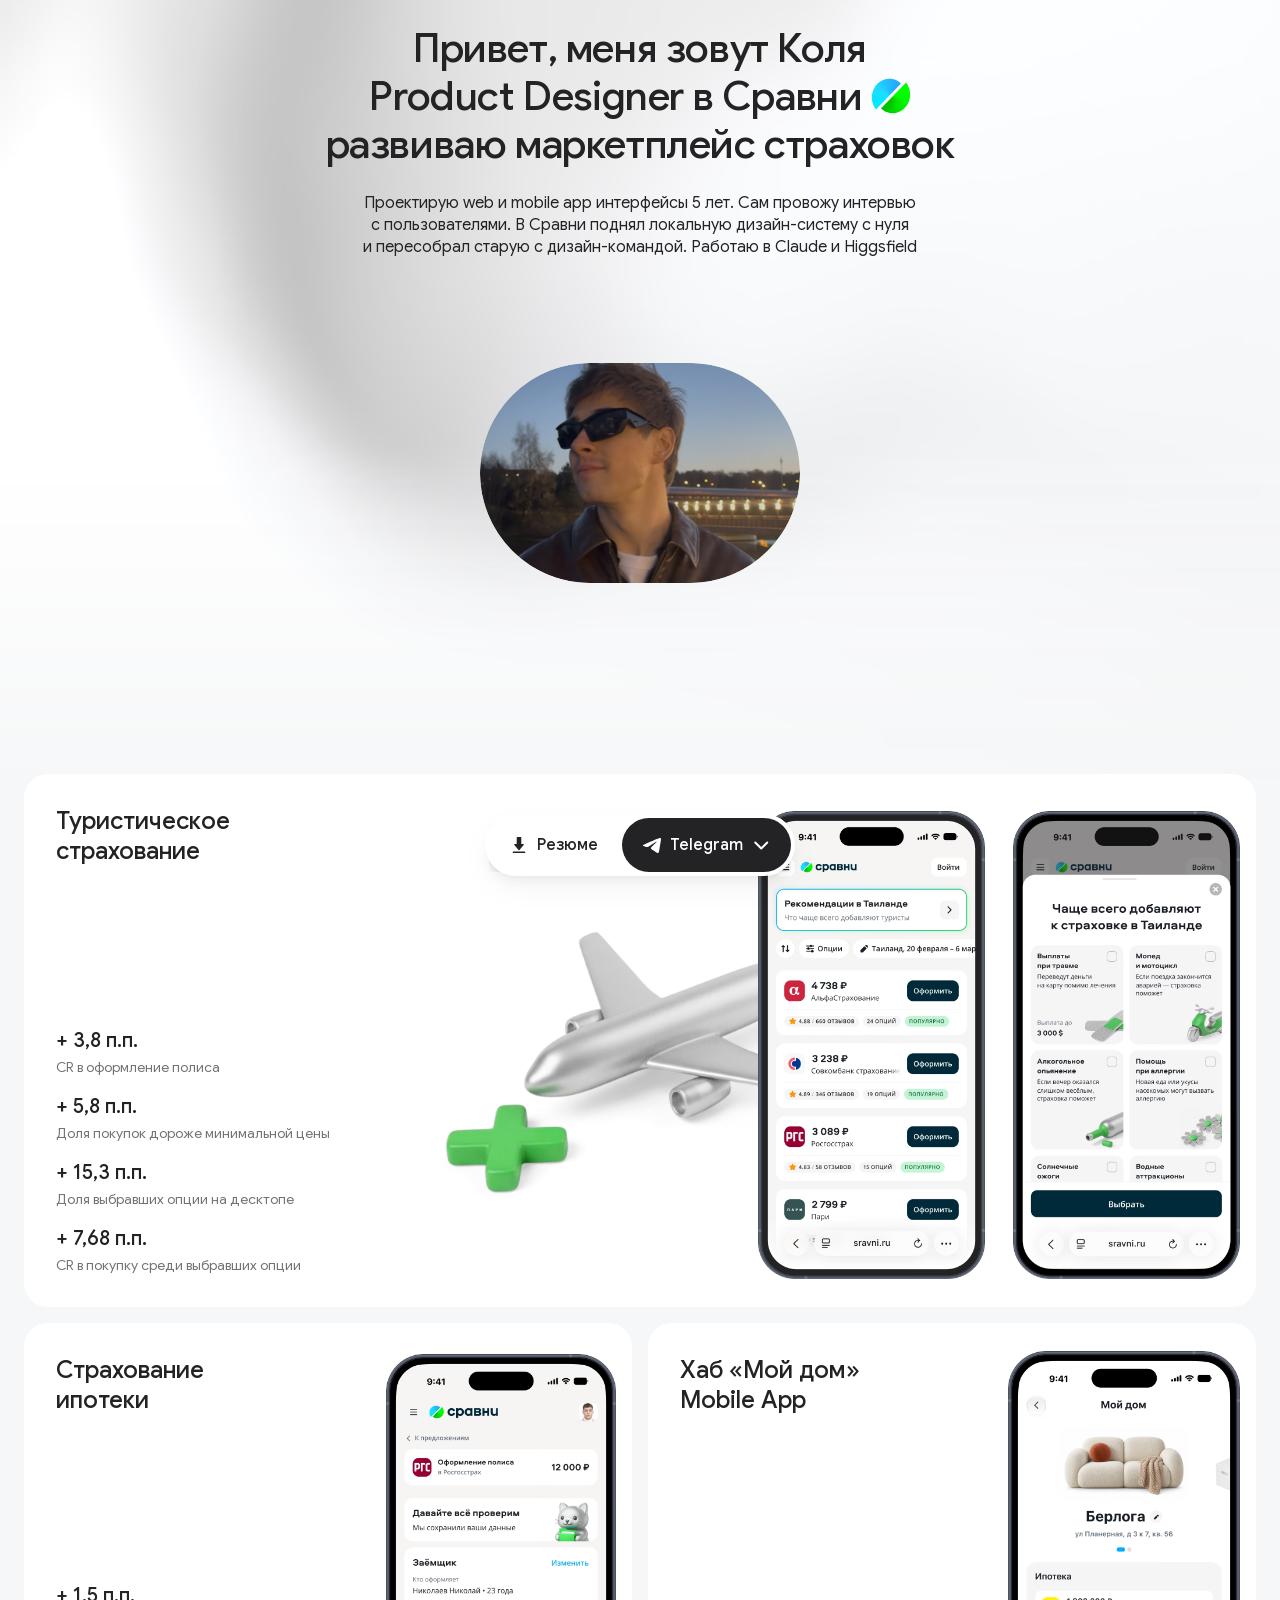
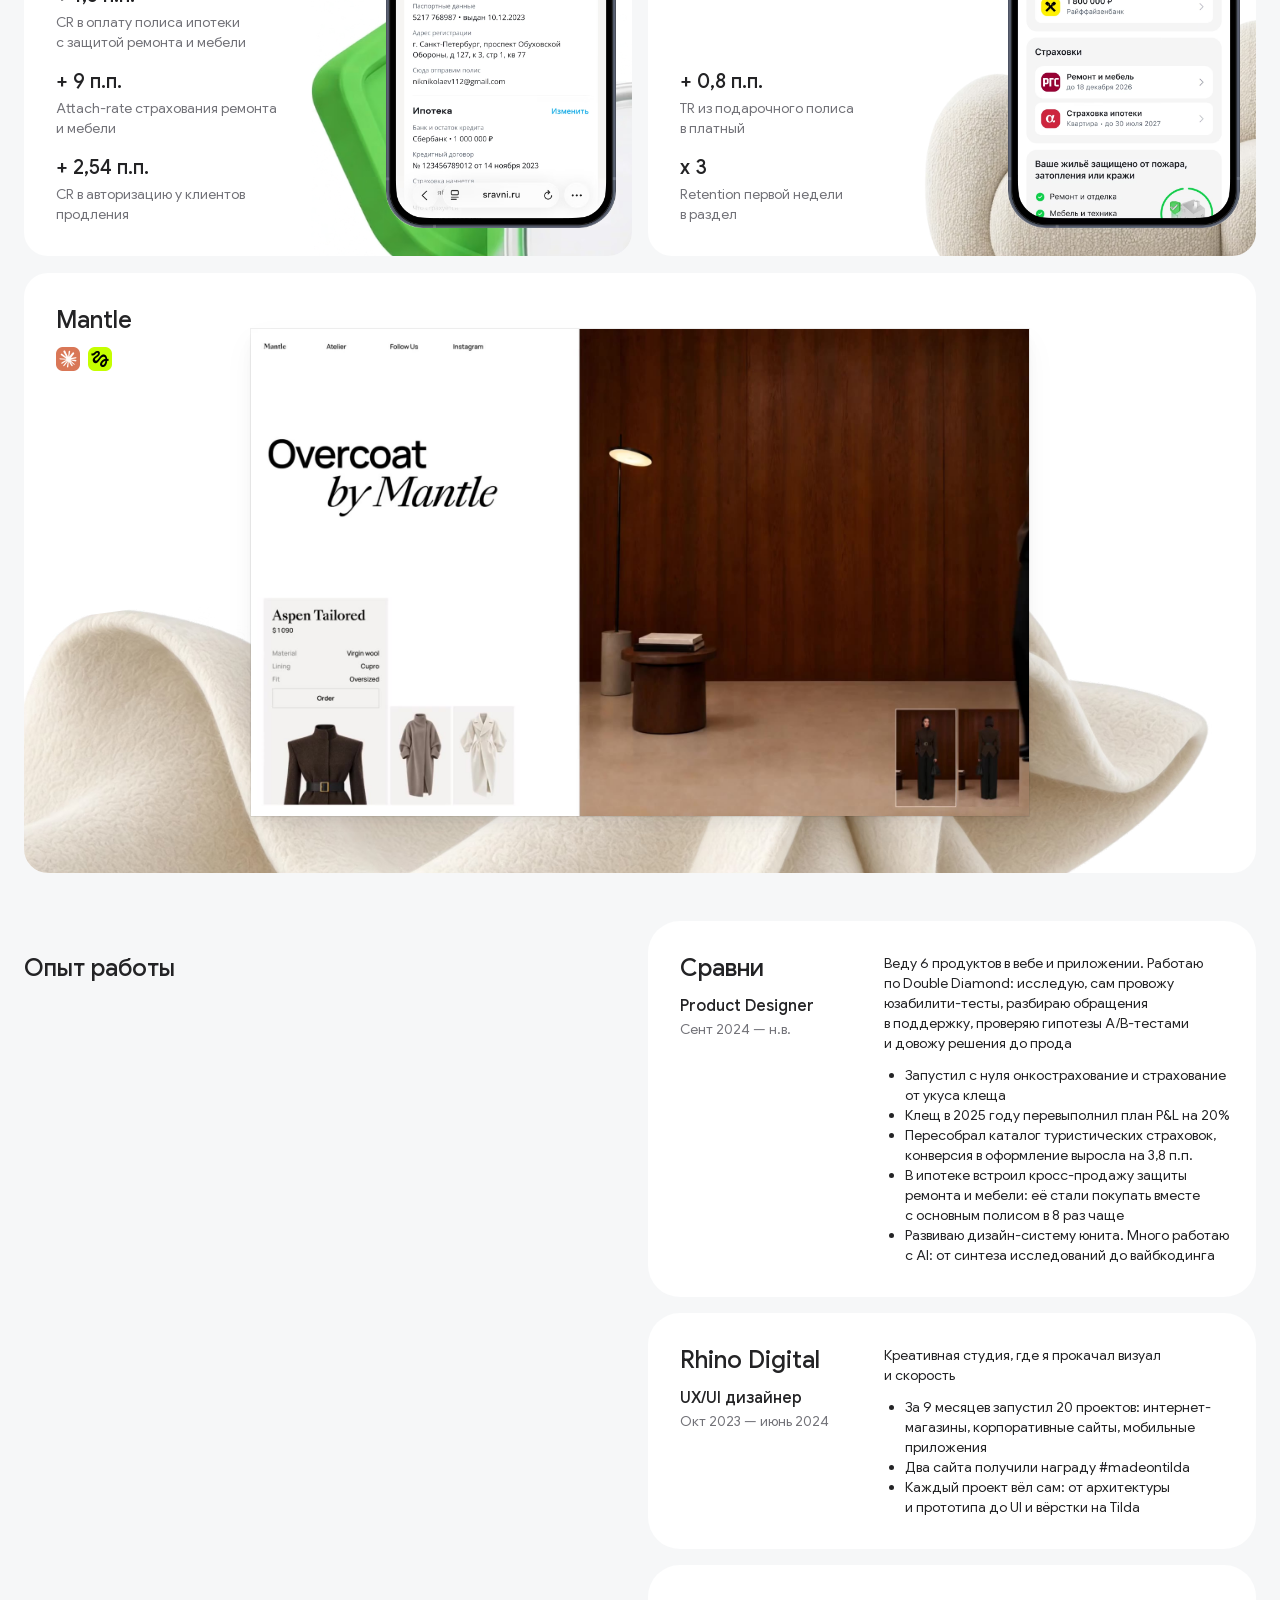
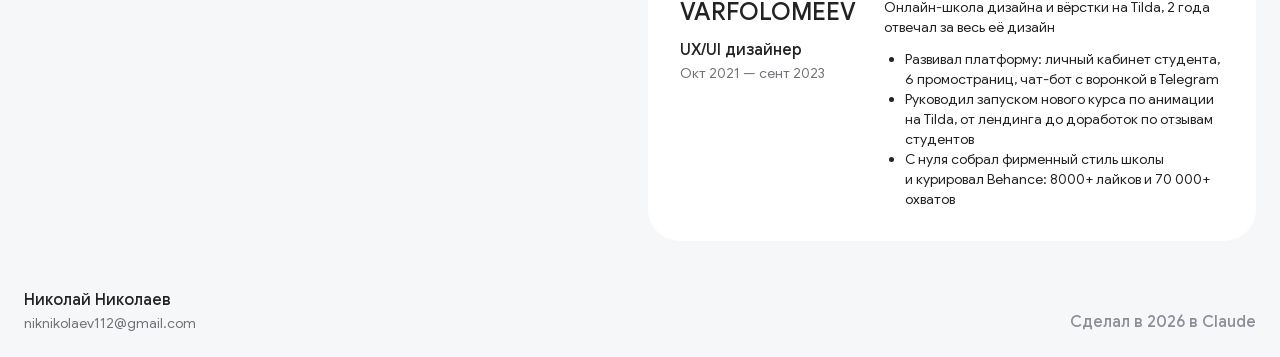
<file: index.html>
<!DOCTYPE html>
<html lang="ru">
<head>
<meta charset="utf-8">
<meta name="viewport" content="width=device-width, initial-scale=1, viewport-fit=cover">
<title>Product Designer в&nbsp;Сравни</title>
<link rel="icon" href="assets/icons/favicon.svg" type="image/svg+xml">
<link rel="icon" href="assets/icons/favicon-32.png" sizes="32x32" type="image/png">
<link rel="apple-touch-icon" href="assets/icons/apple-touch-icon.png">
<!-- Превью ссылки в Telegram, VK, Slack. og:image и og:url — полными адресами, иначе мессенджеры не покажут картинку -->
<meta name="description" content="Проектирую web и mobile app интерфейсы 5 лет. Сам провожу интервью с пользователями. В Сравни поднял локальную дизайн-систему с нуля и пересобрал старую с дизайн-командой. Работаю в Claude и Higgsfield">
<meta property="og:type" content="website">
<meta property="og:title" content="Product Designer в&nbsp;Сравни">
<meta property="og:description" content="Проектирую web и mobile app интерфейсы 5 лет. Сам провожу интервью с пользователями. В Сравни поднял локальную дизайн-систему с нуля и пересобрал старую с дизайн-командой. Работаю в Claude и Higgsfield">
<meta property="og:url" content="https://niknikolaev.ru/">
<meta property="og:image" content="https://niknikolaev.ru/assets/site-service/og.jpg">
<meta property="og:image:width" content="1200">
<meta property="og:image:height" content="630">
<meta name="twitter:card" content="summary_large_image">
<link rel="preload" href="assets/fonts/google-sans-cyrillic.woff2" as="font" type="font/woff2" crossorigin>
<link rel="stylesheet" href="css/fonts.css?v=2026-11-02g">
<link rel="stylesheet" href="css/tokens.css?v=2026-11-05c">
<link rel="stylesheet" href="css/base.css?v=2026-11-02g">
<link rel="stylesheet" href="css/components.css?v=2026-11-02g">
<link rel="stylesheet" href="css/showcase.css?v=2026-11-02h">
<link rel="stylesheet" href="css/home.css?v=2026-11-05e">
<!-- Yandex.Metrika counter (только на niknikolaev.ru и запасной копии *.github.io: локальные просмотры не попадают в статистику) -->
<script type="text/javascript">
  if (/(^|\.)niknikolaev\.ru$|\.github\.io$/.test(location.hostname)) {
    (function(m,e,t,r,i,k,a){
        m[i]=m[i]||function(){(m[i].a=m[i].a||[]).push(arguments)};
        m[i].l=1*new Date();
        for (var j = 0; j < document.scripts.length; j++) {if (document.scripts[j].src === r) { return; }}
        k=e.createElement(t),a=e.getElementsByTagName(t)[0],k.async=1,k.src=r,a.parentNode.insertBefore(k,a)
    })(window, document,'script','https://mc.yandex.ru/metrika/tag.js?id=113790440', 'ym');

    ym(113790440, 'init', {ssr:true, webvisor:true, clickmap:true, ecommerce:"dataLayer", referrer: document.referrer, url: location.href, accurateTrackBounce:true, trackLinks:true});
  }
</script>
<noscript><div><img src="https://mc.yandex.ru/watch/113790440" style="position:absolute; left:-9999px;" alt="" /></div></noscript>
<!-- /Yandex.Metrika counter -->
</head>
<body class="home">

<!-- ================= Парящее меню: на главной только «Резюме · Telegram» ================= -->
<nav class="floatbar" aria-label="Контакты">
    <!-- component:floatbar-actions -->
    <div class="floatbar__group floatbar__group--actions">
          <a class="btn" href="resume/" target="_blank" rel="noopener" data-goal="resume"><svg class="btn__icon" viewBox="0 0 20 20" fill="currentColor" aria-hidden="true"><path d="M11.7895 1.88721L11.6666 1.875H8.33328C7.98812 1.875 7.70829 2.15483 7.70829 2.5V8.95833H5.83329C5.59078 8.95833 5.36975 9.09842 5.26688 9.318C5.16403 9.53767 5.1979 9.79742 5.35315 9.98375L9.51986 14.9837C9.63853 15.1261 9.81453 15.2083 9.99994 15.2083C10.1854 15.2083 10.3614 15.1261 10.4801 14.9837L14.6468 9.98375C14.802 9.79742 14.8351 9.53767 14.7322 9.318C14.6293 9.09858 14.409 8.95833 14.1666 8.95833H12.2916V2.5C12.2916 2.33424 12.2257 2.17532 12.1085 2.05811C12.0207 1.97029 11.9095 1.91127 11.7895 1.88721Z"/><path d="M15.6254 16.458C16.0856 16.458 16.4587 16.8311 16.4587 17.2913C16.4587 17.7516 16.0856 18.1247 15.6254 18.1247H4.37533C3.91509 18.1247 3.54199 17.7516 3.54199 17.2913C3.54199 16.8311 3.91509 16.458 4.37533 16.458H15.6254Z"/></svg><span>Резюме</span></a>
          <div class="tg" data-tg>
            <button class="btn btn--primary tg__btn" type="button" aria-haspopup="menu" aria-expanded="false" aria-controls="tg-menu"><svg class="btn__icon" viewBox="0 0 20 20" fill="currentColor" aria-hidden="true"><path fill-rule="evenodd" clip-rule="evenodd" d="M2.23741 9.42173C7.06923 7.31658 10.2912 5.92873 11.9033 5.25819C16.5063 3.34367 17.4627 3.0111 18.0861 3.00012C18.2232 2.9977 18.5298 3.03168 18.7284 3.19282C18.8961 3.32888 18.9422 3.51268 18.9643 3.64168C18.9864 3.77068 19.0139 4.06455 18.992 4.29417C18.7426 6.915 17.6633 13.2751 17.1142 16.2105C16.8818 17.4525 16.4244 17.869 15.9815 17.9097C15.0189 17.9983 14.288 17.2736 13.3558 16.6625C11.897 15.7063 11.0729 15.111 9.65691 14.1779C8.02048 13.0995 9.08131 12.5068 10.0139 11.5382C10.258 11.2847 14.4988 7.42729 14.5809 7.07736C14.5912 7.0336 14.6007 6.87046 14.5038 6.78432C14.4069 6.69818 14.2639 6.72764 14.1606 6.75107C14.0143 6.78427 11.6839 8.32459 7.16938 11.372C6.5079 11.8263 5.90875 12.0476 5.37193 12.036C4.78013 12.0232 3.64175 11.7014 2.79548 11.4263C1.75749 11.0889 0.932524 10.9105 1.00436 10.3374C1.04178 10.039 1.45279 9.73374 2.23741 9.42173Z"/></svg><span>Telegram</span><svg class="btn__icon tg__chev" viewBox="0 0 20 20" fill="none" stroke="currentColor" stroke-width="2" stroke-linecap="round" stroke-linejoin="round" aria-hidden="true"><path d="M4.25 7.5L10.25 13.5L16.25 7.5"/></svg></button>
            <div class="tg__menu" id="tg-menu" role="menu" aria-label="Telegram" hidden>
              <button class="tg__item tg__copy" type="button" role="menuitem" data-tg-copy="Николаев Николай, Product Designer&#10;https://t.me/niknikstd">
                <span class="tg__ico" aria-hidden="true"><svg viewBox="0 0 20 20"><g class="tg__link"><path fill="currentColor" fill-rule="evenodd" clip-rule="evenodd" d="M13.174 9.326C11.8835 8.03547 9.81075 8.00327 8.48175 9.22942C8.14345 9.54142 7.61624 9.52025 7.30417 9.18192C6.9921 8.84367 7.01333 8.31646 7.35161 8.00438C9.33533 6.17428 12.4271 6.22197 14.3526 8.14745C16.3269 10.1218 16.3269 13.3229 14.3526 15.2973L11.964 17.6858C9.98958 19.6602 6.78851 19.6602 4.81412 17.6858C2.83973 15.7115 2.83973 12.5104 4.81412 10.536L5.20107 10.149C5.52652 9.82358 6.05415 9.82358 6.37959 10.1491C6.70502 10.4745 6.70502 11.0021 6.37958 11.3276L5.99263 11.7145C4.66913 13.038 4.66913 15.1838 5.99263 16.5073C7.31614 17.8308 9.462 17.8308 10.7855 16.5073L13.174 14.1188C14.4976 12.7953 14.4976 10.6495 13.174 9.326Z"/><path fill="currentColor" fill-rule="evenodd" clip-rule="evenodd" d="M14.0073 3.49263C12.6838 2.16913 10.538 2.16913 9.2145 3.49263L6.82597 5.88118C5.50246 7.20469 5.50246 9.3505 6.82597 10.674C8.11646 11.9645 10.1892 11.9968 11.5182 10.7706C11.8566 10.4586 12.3837 10.4798 12.6958 10.8181C13.0079 11.1563 12.9867 11.6835 12.6484 11.9956C10.6647 13.8258 7.57293 13.778 5.64746 11.8526C3.67307 9.87817 3.67307 6.67705 5.64746 4.70267L8.036 2.31412C10.0104 0.339737 13.2115 0.339737 15.1859 2.31412C17.1602 4.28851 17.1602 7.48962 15.1859 9.464L14.7989 9.85092C14.4735 10.1764 13.9458 10.1764 13.6204 9.85092C13.295 9.5255 13.295 8.99792 13.6204 8.67242L14.0073 8.28548C15.3309 6.96198 15.3309 4.81614 14.0073 3.49263Z"/></g><g class="tg__done"><circle class="tg__disc" cx="9.79" cy="9.79" r="8.96"/><path class="tg__tick" d="M6.46 9.79L8.96 12.29L13.13 7.29"/></g><g class="tg__fail"><circle class="tg__disc" cx="9.79" cy="9.79" r="8.96"/><path class="tg__bang" d="M9.79 5.6V10.6"/><circle class="tg__dot" cx="9.79" cy="13.7" r="1.05"/></g></svg></span>
                <span class="tg__labels">
                  <span class="tg__label tg__label--idle">Скопировать ссылку</span>
                  <span class="tg__label tg__label--done" aria-hidden="true">Скопировано</span>
                  <span class="tg__label tg__label--fail" aria-hidden="true">Не&nbsp;скопировалось</span>
                </span>
              </button>
              <p class="tg__manual"><span>Скопируйте вручную: <span class="tg__url">t.me/niknikstd</span></span></p>
              <a class="tg__item" href="https://t.me/niknikstd" target="_blank" rel="noopener" role="menuitem" data-goal="contact contact_open"><svg class="btn__icon" viewBox="0 0 20 20" fill="currentColor" aria-hidden="true"><path fill-rule="evenodd" clip-rule="evenodd" d="M2.23741 9.42173C7.06923 7.31658 10.2912 5.92873 11.9033 5.25819C16.5063 3.34367 17.4627 3.0111 18.0861 3.00012C18.2232 2.9977 18.5298 3.03168 18.7284 3.19282C18.8961 3.32888 18.9422 3.51268 18.9643 3.64168C18.9864 3.77068 19.0139 4.06455 18.992 4.29417C18.7426 6.915 17.6633 13.2751 17.1142 16.2105C16.8818 17.4525 16.4244 17.869 15.9815 17.9097C15.0189 17.9983 14.288 17.2736 13.3558 16.6625C11.897 15.7063 11.0729 15.111 9.65691 14.1779C8.02048 13.0995 9.08131 12.5068 10.0139 11.5382C10.258 11.2847 14.4988 7.42729 14.5809 7.07736C14.5912 7.0336 14.6007 6.87046 14.5038 6.78432C14.4069 6.69818 14.2639 6.72764 14.1606 6.75107C14.0143 6.78427 11.6839 8.32459 7.16938 11.372C6.5079 11.8263 5.90875 12.0476 5.37193 12.036C4.78013 12.0232 3.64175 11.7014 2.79548 11.4263C1.75749 11.0889 0.932524 10.9105 1.00436 10.3374C1.04178 10.039 1.45279 9.73374 2.23741 9.42173Z"/></svg><span>Перейти в&nbsp;профиль</span></a>
              <span class="visually-hidden" aria-live="polite" data-tg-status></span>
            </div>
          </div>
        </div>
    <!-- /component:floatbar-actions -->
</nav>

<main class="page">

  <!-- ================= Первый экран (Figma 10098:71931) ================= -->
  <section class="hero">
    <div class="hero__bg" aria-hidden="true"></div>
    <div class="hero__text">
      <h1 class="hero__title t-h2">
        <span class="hero__line">Привет, меня зовут Коля</span>
        <span class="hero__line">Product Designer <a href="https://www.sravni.ru/" target="_blank" rel="noopener">в&nbsp;<span class="hero__brand">Сравни<img class="hero__logo" src="assets/icons/sravni-logo.svg" alt="" width="45" height="42"></span></a></span>
        <span class="hero__line">развиваю маркетплейс страховок</span>
      </h1>
      <p class="hero__sub t-text">Проектирую web и&nbsp;mobile app интерфейсы 5&nbsp;лет. Сам провожу интервью с&nbsp;пользователями. В&nbsp;Сравни поднял локальную дизайн-систему с&nbsp;нуля и&nbsp;пересобрал старую с&nbsp;дизайн-командой. Работаю в&nbsp;Claude и&nbsp;Higgsfield</p>
    </div>
    <div class="hero__media">
      <div class="video video--pill is-empty" data-file="video/hero.mp4" data-size="800×550">
        <video class="video__el" playsinline muted loop preload="none" poster="assets/cards/hero-photo.jpg" data-src="assets/video/hero.mp4" data-autoplay-in-view aria-label="Видео на первом экране"></video>
      </div>
    </div>
  </section>

  <!-- ================= Кейсы (Figma 10098:71951) ================= -->
  <section class="cases" id="cases">
    <h2 class="visually-hidden">Кейсы</h2>
    <a class="show show--wide" id="case-vzr" href="case-vzr.html" style="--zone:380">
      <div class="show__text">
        <h3 class="show__title t-sub-xl">Туристическое страхование</h3>
        <div class="show__stats"><div class="show__stat"><p class="show__value t-sub-l">+&nbsp;3,8&nbsp;п.п.</p><p class="show__label t-small">CR в&nbsp;оформление полиса</p></div><div class="show__stat"><p class="show__value t-sub-l">+&nbsp;5,8&nbsp;п.п.</p><p class="show__label t-small">Доля покупок дороже минимальной цены</p></div><div class="show__stat"><p class="show__value t-sub-l">+&nbsp;15,3&nbsp;п.п.</p><p class="show__label t-small">Доля выбравших опции на&nbsp;десктопе</p></div><div class="show__stat"><p class="show__value t-sub-l">+&nbsp;7,68&nbsp;п.п.</p><p class="show__label t-small">CR в&nbsp;покупку среди выбравших опции</p></div></div>
        <span class="show__btn btn btn--primary">Посмотреть</span>
      </div>
      <div class="show__media" style="--sw:1012;--sh:600;--pr:957">
        <div class="show__stage">
          <div class="show__item show__art" style="--x:32;--y:152;--w:580;--h:326;--mw:84%;--cl:-16.36%;--ct:-28.56%;--cw:120.29%;--ch:159.84%" aria-hidden="true"><picture><source srcset="assets/cards/plane.avif" type="image/avif"><img src="assets/cards/plane.png" alt="" loading="lazy" decoding="async"></picture></div><div class="show__item show__phone" style="--x:405;--y:32;--w:260;--h:536"><picture><source srcset="assets/cards/vzr-catalog.avif" type="image/avif"><img src="assets/cards/vzr-catalog.png" alt="Каталог туристического страхования с&nbsp;рекомендациями" loading="lazy" decoding="async"></picture></div><div class="show__item show__phone" style="--x:697;--y:32;--w:260;--h:536"><picture><source srcset="assets/cards/vzr-options.avif" type="image/avif"><img src="assets/cards/vzr-options.png" alt="Опции, которые чаще всего добавляют к&nbsp;страховке" loading="lazy" decoding="async"></picture></div>
        </div>
      </div>
    </a>
    <div class="cases__row">
    <a class="show show--half" id="case-ipoteka" href="case-ipoteka.html" style="--zone:280">
      <div class="show__text">
        <h3 class="show__title t-sub-xl">Страхование ипотеки</h3>
        <div class="show__stats"><div class="show__stat"><p class="show__value t-sub-l">+&nbsp;1,5&nbsp;п.п.</p><p class="show__label t-small">CR в&nbsp;оплату полиса ипотеки с&nbsp;защитой ремонта и&nbsp;мебели</p></div><div class="show__stat"><p class="show__value t-sub-l">+&nbsp;9&nbsp;п.п.</p><p class="show__label t-small">Attach-rate страхования ремонта и&nbsp;мебели</p></div><div class="show__stat"><p class="show__value t-sub-l">+&nbsp;2,54&nbsp;п.п.</p><p class="show__label t-small">CR в&nbsp;авторизацию у&nbsp;клиентов продления</p></div></div>
        <span class="show__btn btn btn--primary">Посмотреть</span>
      </div>
      <div class="show__media" style="--sw:408;--sh:600;--pr:353">
        <div class="show__stage">
          <div class="show__item show__art show__art--flip" style="--x:8;--y:302;--w:400;--h:298;--mw:71%" aria-hidden="true"><picture><source srcset="assets/cards/shield-card.avif" type="image/avif"><img src="assets/cards/shield-card.png" alt="" loading="lazy" decoding="async"></picture></div><div class="show__item show__phone" style="--x:93;--y:32;--w:260;--h:536"><picture><source srcset="assets/cards/ipoteka-check.avif" type="image/avif"><img src="assets/cards/ipoteka-check.png" alt="Проверка данных перед оплатой полиса ипотеки" loading="lazy" decoding="async"></picture></div>
        </div>
      </div>
    </a>
    <a class="show show--half" id="case-dom" href="case-dom.html" style="--zone:260">
      <div class="show__text">
        <h3 class="show__title t-sub-xl">Хаб «Мой дом» Mobile&nbsp;App</h3>
        <div class="show__stats"><div class="show__stat"><p class="show__value t-sub-l">+&nbsp;0,8&nbsp;п.п.</p><p class="show__label t-small">TR из&nbsp;подарочного полиса в&nbsp;платный</p></div><div class="show__stat"><p class="show__value t-sub-l">x&nbsp;3</p><p class="show__label t-small">Retention первой недели в&nbsp;раздел</p></div></div>
        <span class="show__btn btn btn--primary">Посмотреть</span>
      </div>
      <div class="show__media" style="--sw:428;--sh:600;--pr:373">
        <div class="show__stage">
          <div class="show__item show__art" style="--x:13;--y:302;--w:415;--h:298;--mw:78%;--cl:-5.91%;--ct:-20.11%;--cw:175.91%;--ch:163.1%" aria-hidden="true"><picture><source srcset="assets/cards/sofa.avif" type="image/avif"><img src="assets/cards/sofa.png" alt="" loading="lazy" decoding="async"></picture></div><div class="show__item show__phone" style="--x:113;--y:32;--w:260;--h:536"><picture><source srcset="assets/cards/dom-hub.avif" type="image/avif"><img src="assets/cards/dom-hub.png" alt="Хаб «Мой дом» с&nbsp;полной защитой квартиры" loading="lazy" decoding="async"></picture></div>
        </div>
      </div>
    </a>
    </div>

    <!-- Mantle: видео концепта на ткани, логотипы Claude и Higgsfield -->
    <article class="mantle">
      <div class="mantle__head">
        <h3 class="t-sub-xl">Mantle</h3>
        <div class="mantle__marks">
          <img class="mark" src="assets/cards/mark-claude.png" alt="Claude" width="24" height="24">
          <img class="mark" src="assets/cards/mark-higgsfield.png" alt="Higgsfield" width="24" height="24">
        </div>
      </div>
      <div class="mantle__fabric" aria-hidden="true">
        <div class="mantle__fabric-in"><picture><source srcset="assets/cards/fabric.avif" type="image/avif"><img src="assets/cards/fabric.png" alt="" loading="lazy" decoding="async"></picture></div>
      </div>
      <div class="mantle__screen">
        <div class="video mantle__video is-empty" data-file="uxui/mantle.mp4" data-size="1440×900">
          <video class="video__el" muted loop playsinline preload="none" poster="assets/uxui/mantle-poster.jpg" data-src="assets/uxui/mantle.mp4" data-autoplay-in-view aria-label="Overcoat by&nbsp;Mantle — концепт шоурума"></video>
        </div>
      </div>
    </article>
  </section>

  <!-- ================= Опыт работы (Figma 8741:12825) ================= -->
  <section class="exp" id="experience">
    <h2 class="exp__title t-sub-xl">Опыт работы</h2>
    <div class="exp__list">
      <article class="exp__card">
        <div class="exp__head">
          <h3 class="exp__company t-sub-xl">Сравни</h3>
          <div class="exp__period">
            <p class="exp__role t-subtitle">Product Designer</p>
            <p class="exp__dates t-small">Сент 2024&nbsp;— н.в.</p>
          </div>
        </div>
        <div class="exp__body t-small">
          <p>Веду 6&nbsp;продуктов в&nbsp;вебе и&nbsp;приложении. Работаю по&nbsp;Double Diamond: исследую, сам провожу юзабилити-тесты, разбираю обращения в&nbsp;поддержку, проверяю гипотезы A/B-тестами и&nbsp;довожу решения до&nbsp;прода</p>
          <ul>
            <li>Запустил с&nbsp;нуля онкострахование и&nbsp;страхование от&nbsp;укуса клеща</li>
            <li>Клещ в&nbsp;2025&nbsp;году перевыполнил план P&amp;L на&nbsp;20%</li>
            <li>Пересобрал каталог туристических страховок, конверсия в&nbsp;оформление выросла на&nbsp;3,8&nbsp;п.п.</li>
            <li>В&nbsp;ипотеке встроил кросс-продажу защиты ремонта и&nbsp;мебели: её&nbsp;стали покупать вместе с&nbsp;основным полисом в&nbsp;8&nbsp;раз чаще</li>
            <li>Развиваю дизайн-систему юнита. Много работаю с&nbsp;AI: от&nbsp;синтеза исследований до&nbsp;вайбкодинга</li>
          </ul>
        </div>
      </article>
      <article class="exp__card">
        <div class="exp__head">
          <h3 class="exp__company t-sub-xl">Rhino Digital</h3>
          <div class="exp__period">
            <p class="exp__role t-subtitle">UX/UI дизайнер</p>
            <p class="exp__dates t-small">Окт 2023&nbsp;— июнь 2024</p>
          </div>
        </div>
        <div class="exp__body t-small">
          <p>Креативная студия, где я&nbsp;прокачал визуал и&nbsp;скорость</p>
          <ul>
            <li>За&nbsp;9&nbsp;месяцев запустил 20&nbsp;проектов: интернет-магазины, корпоративные сайты, мобильные приложения</li>
            <li>Два сайта получили награду #madeontilda</li>
            <li>Каждый проект вёл сам: от&nbsp;архитектуры и&nbsp;прототипа до&nbsp;UI и&nbsp;вёрстки на&nbsp;Tilda</li>
          </ul>
        </div>
      </article>
      <article class="exp__card">
        <div class="exp__head">
          <h3 class="exp__company t-sub-xl">VARFOLOMEEV</h3>
          <div class="exp__period">
            <p class="exp__role t-subtitle">UX/UI дизайнер</p>
            <p class="exp__dates t-small">Окт 2021&nbsp;— сент 2023</p>
          </div>
        </div>
        <div class="exp__body t-small">
          <p>Онлайн-школа дизайна и&nbsp;вёрстки на&nbsp;Tilda, 2&nbsp;года отвечал за&nbsp;весь её&nbsp;дизайн</p>
          <ul>
            <li>Развивал платформу: личный кабинет студента, 6&nbsp;промостраниц, чат-бот с&nbsp;воронкой в&nbsp;Telegram</li>
            <li>Руководил запуском нового курса по&nbsp;анимации на&nbsp;Tilda, от&nbsp;лендинга до&nbsp;доработок по&nbsp;отзывам студентов</li>
            <li>С&nbsp;нуля собрал фирменный стиль школы и&nbsp;курировал Behance: 8000+ лайков и&nbsp;70&nbsp;000+ охватов</li>
          </ul>
        </div>
      </article>
    </div>
  </section>
</main>

<!-- ================= Футер (Figma 8741:12856) ================= -->
<footer class="footer t-subtitle">
  <div class="footer__who">
    <p>Николай Николаев</p>
    <a class="footer__mail t-small" href="mailto:niknikolaev112@gmail.com">niknikolaev112@gmail.com</a>
  </div>
  <p class="footer__note">Сделал в&nbsp;2026 в&nbsp;Claude</p>
</footer>

<script src="js/analytics.js?v=2026-11-06a" defer></script>
<script src="js/tg.js?v=2026-11-02h" defer></script>
<script src="js/ui.js?v=2026-11-02g" defer></script>
<script src="js/video.js?v=2026-11-06a" defer></script>
<script src="js/cursor.js?v=2026-11-02g" defer></script>
</body>
</html>
</file>
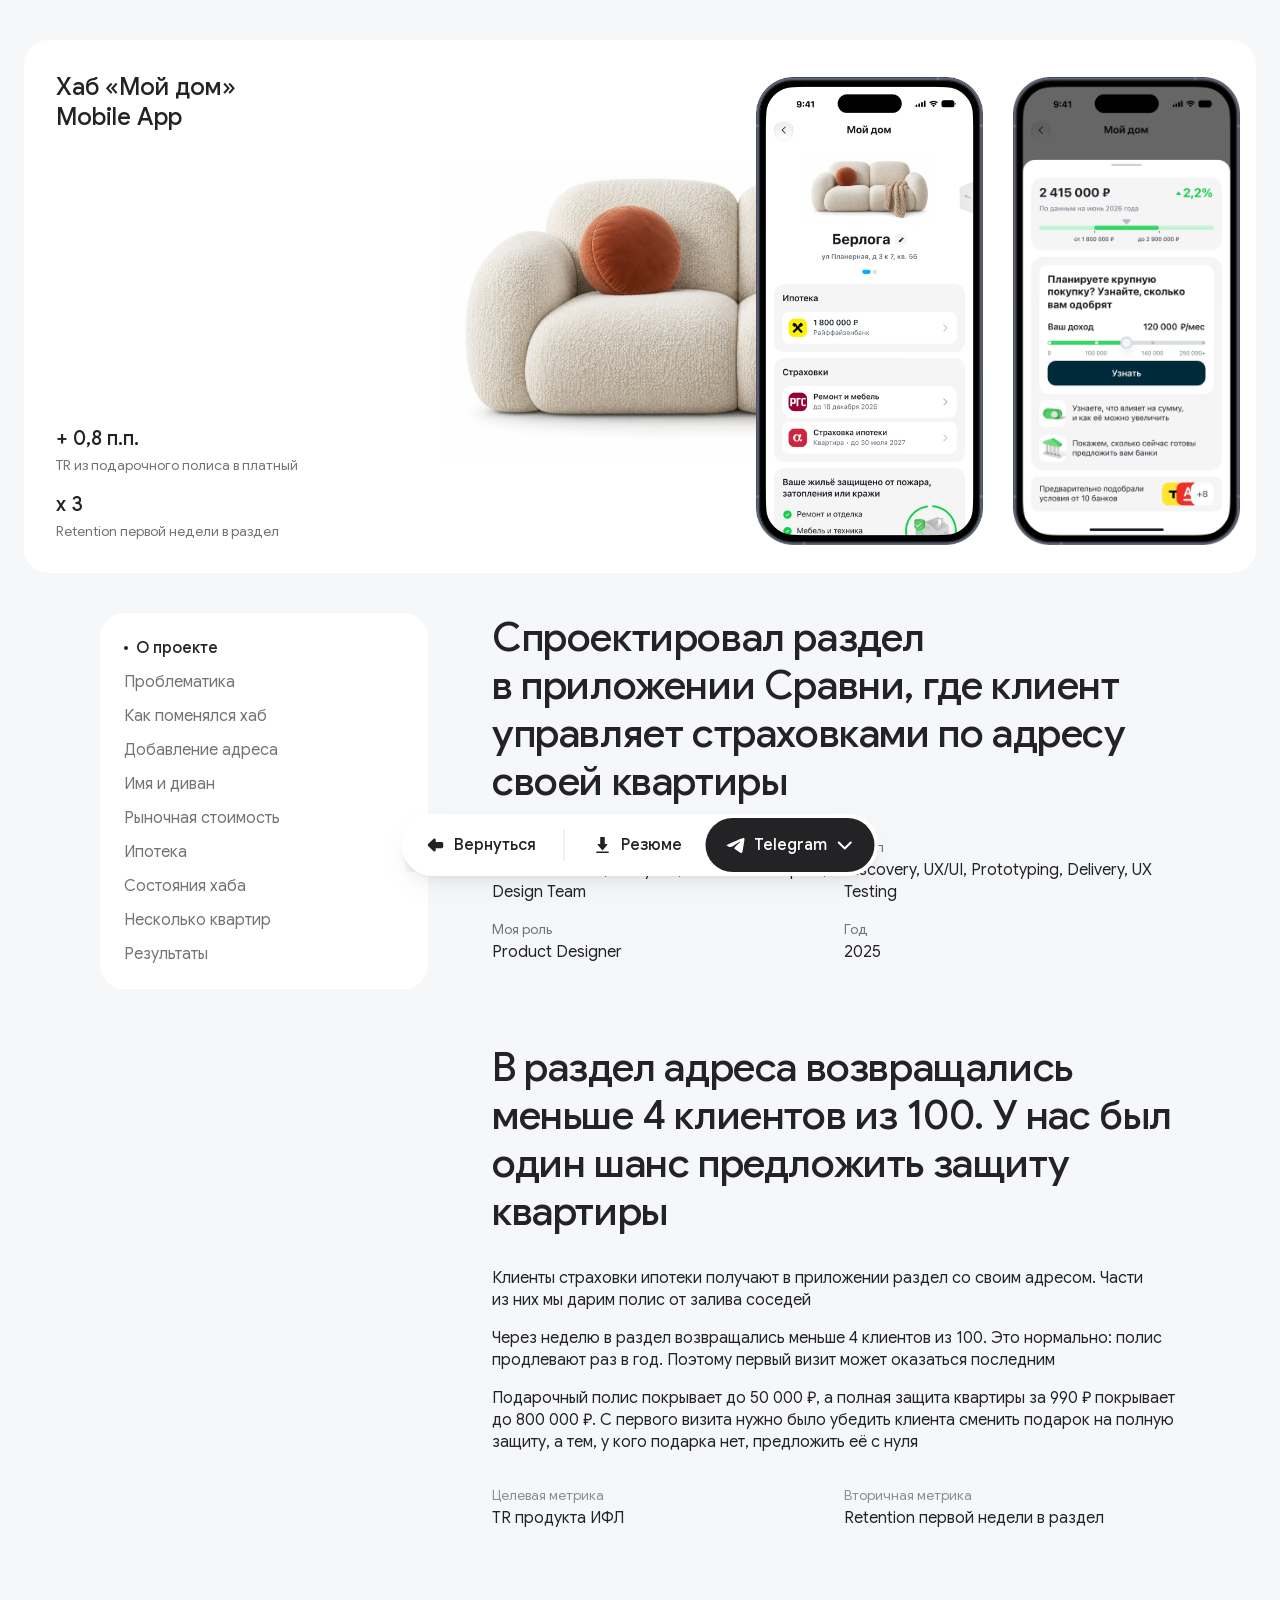
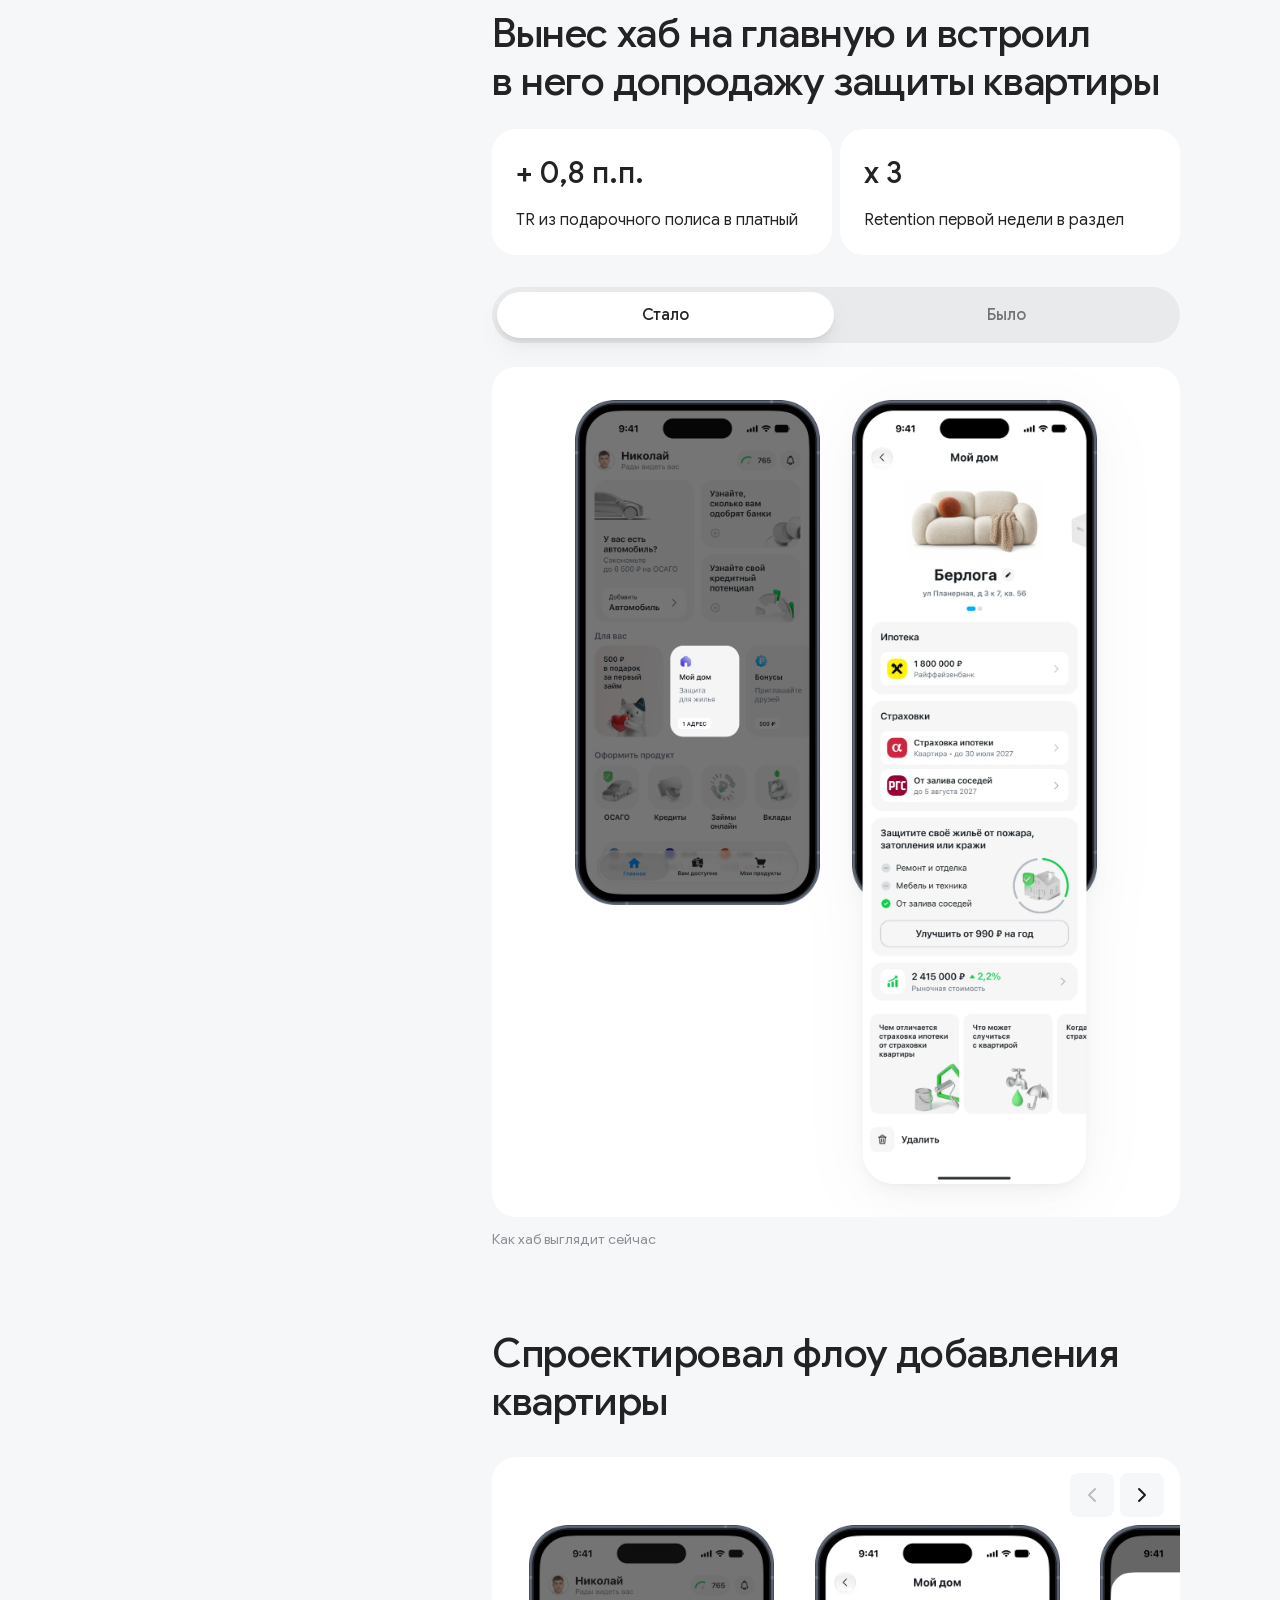
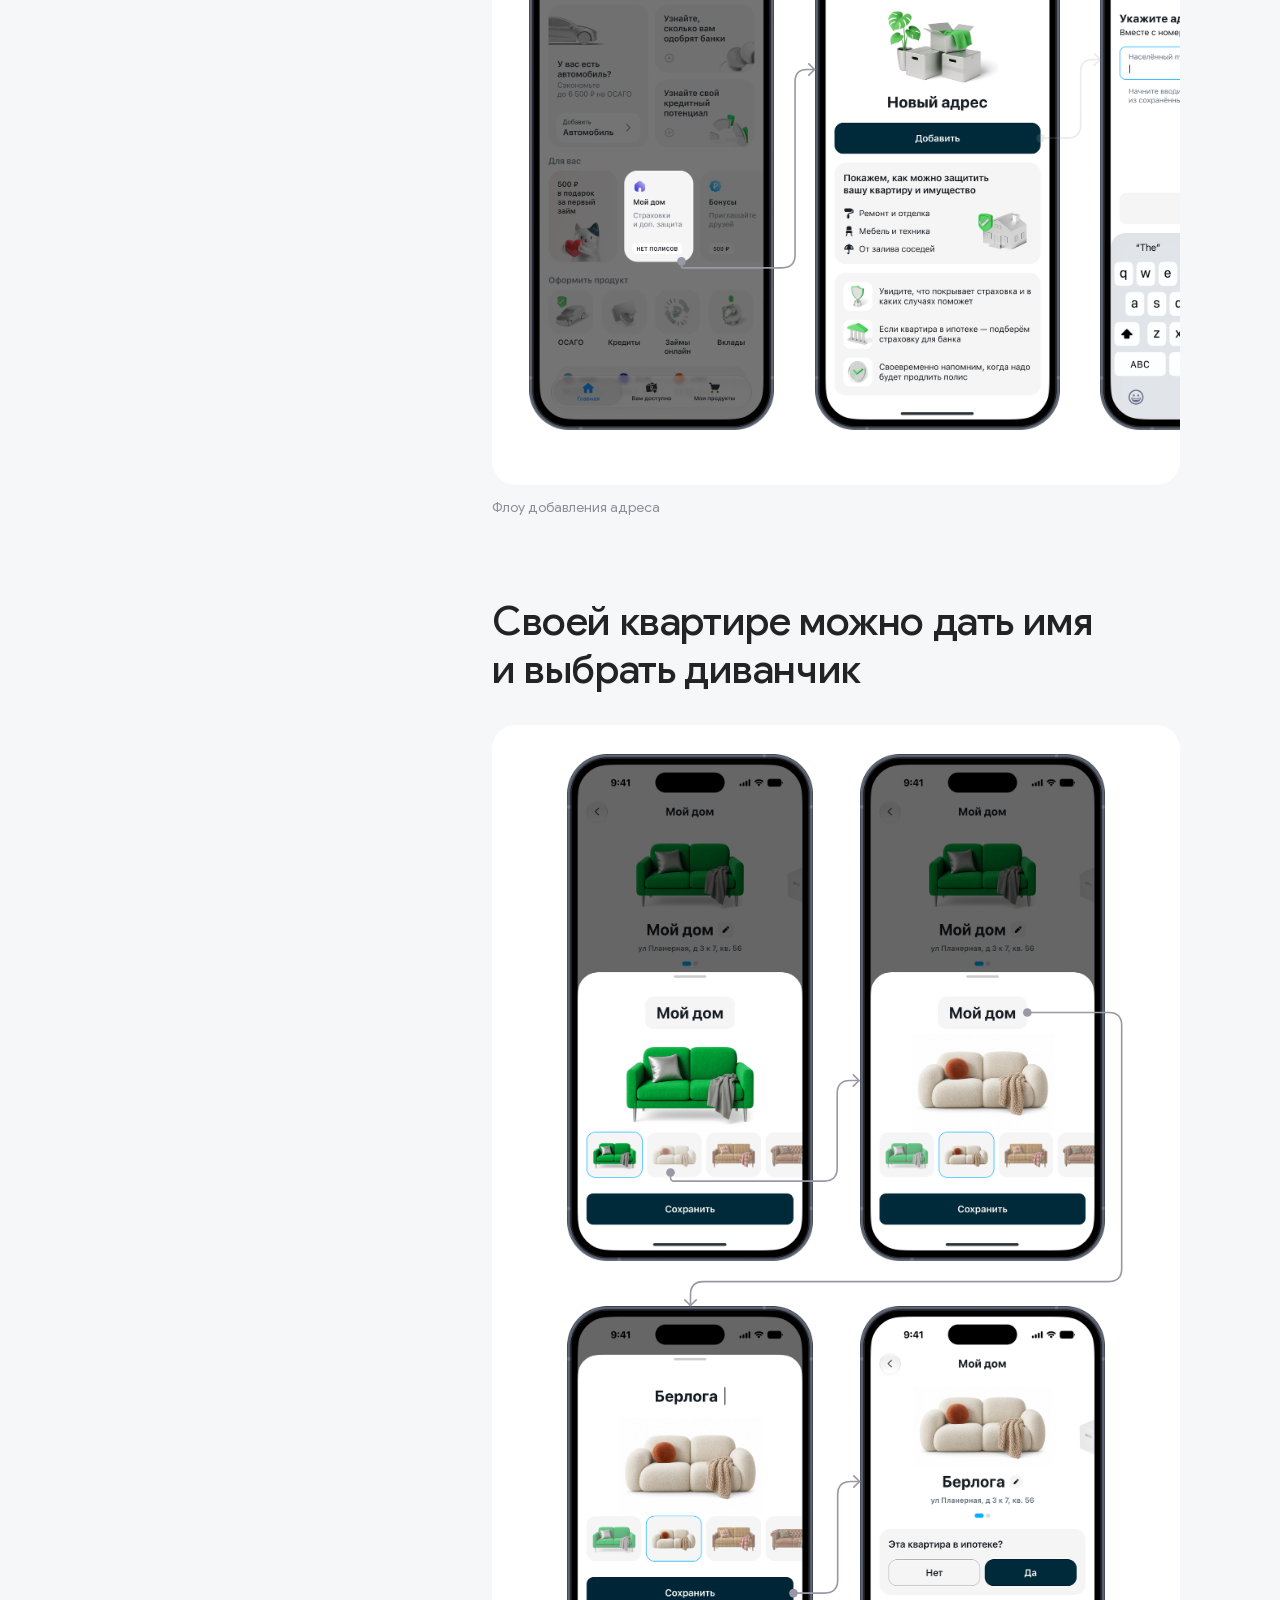
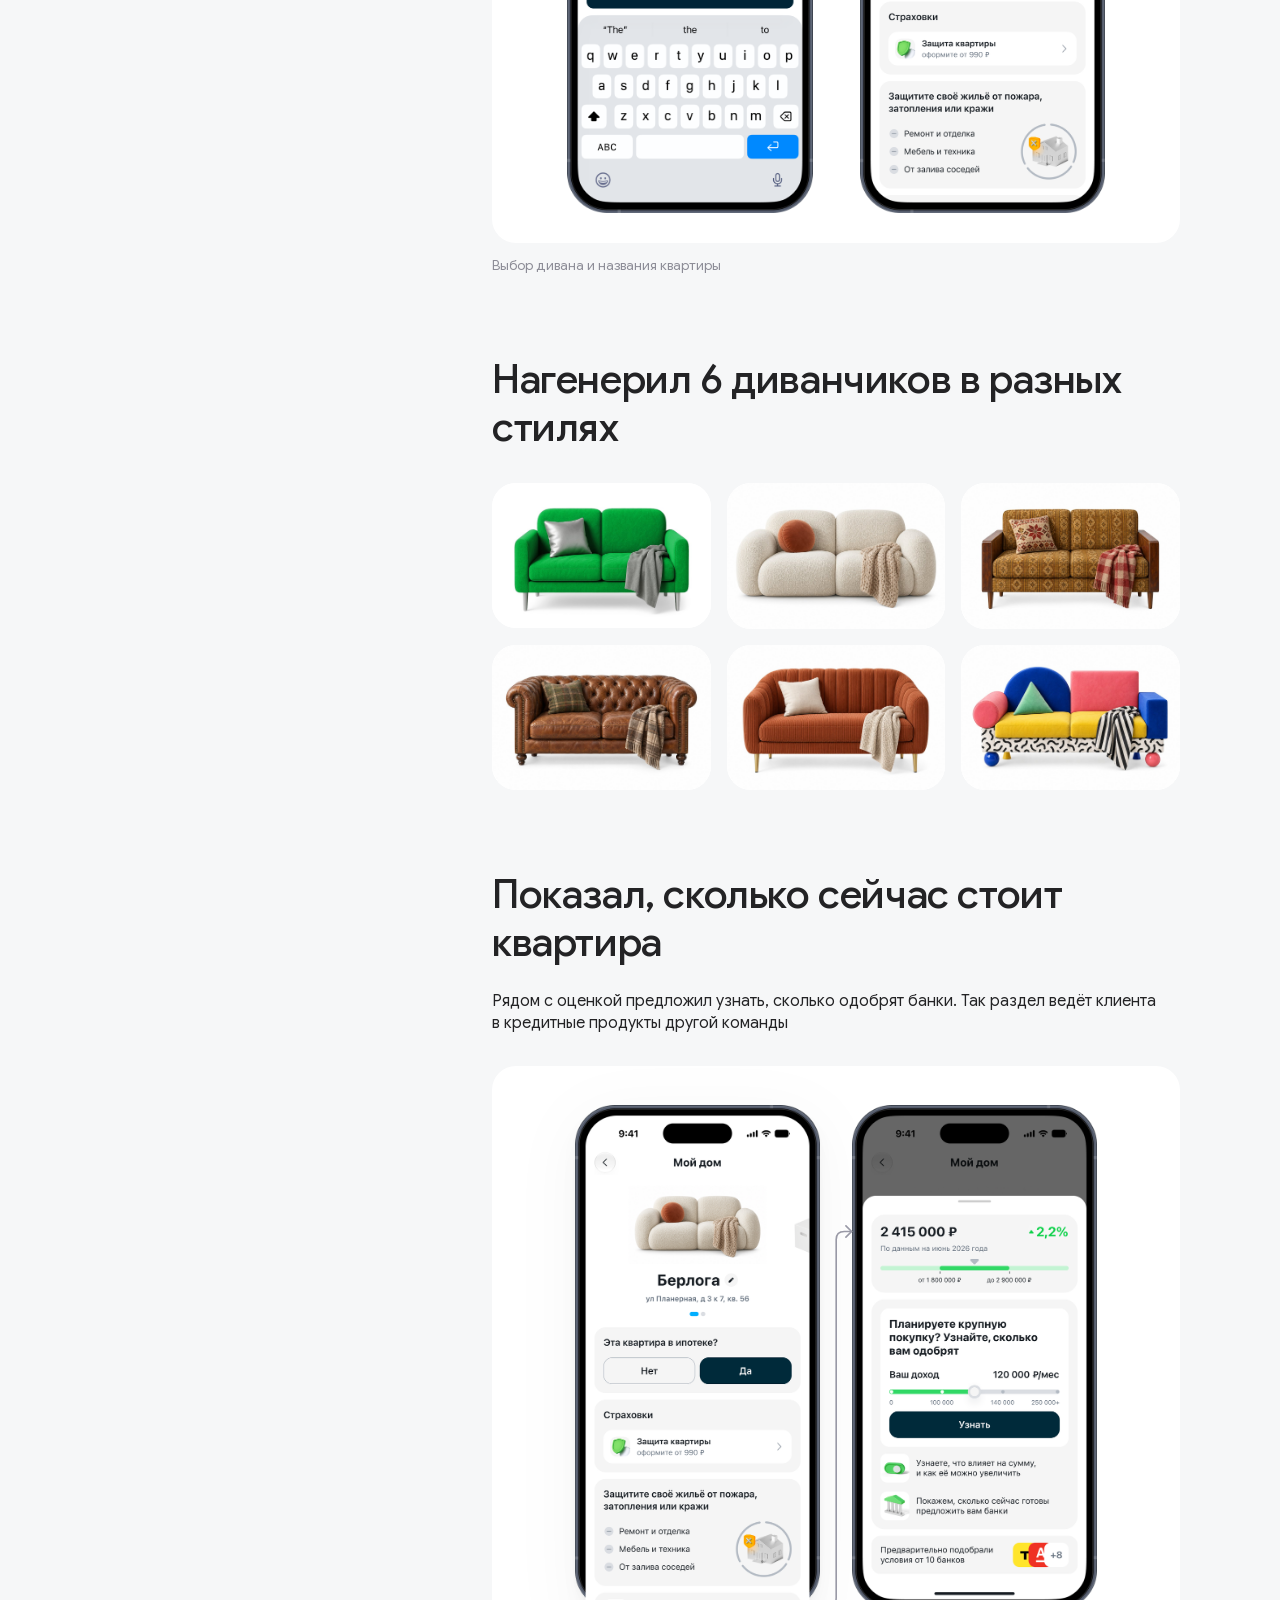
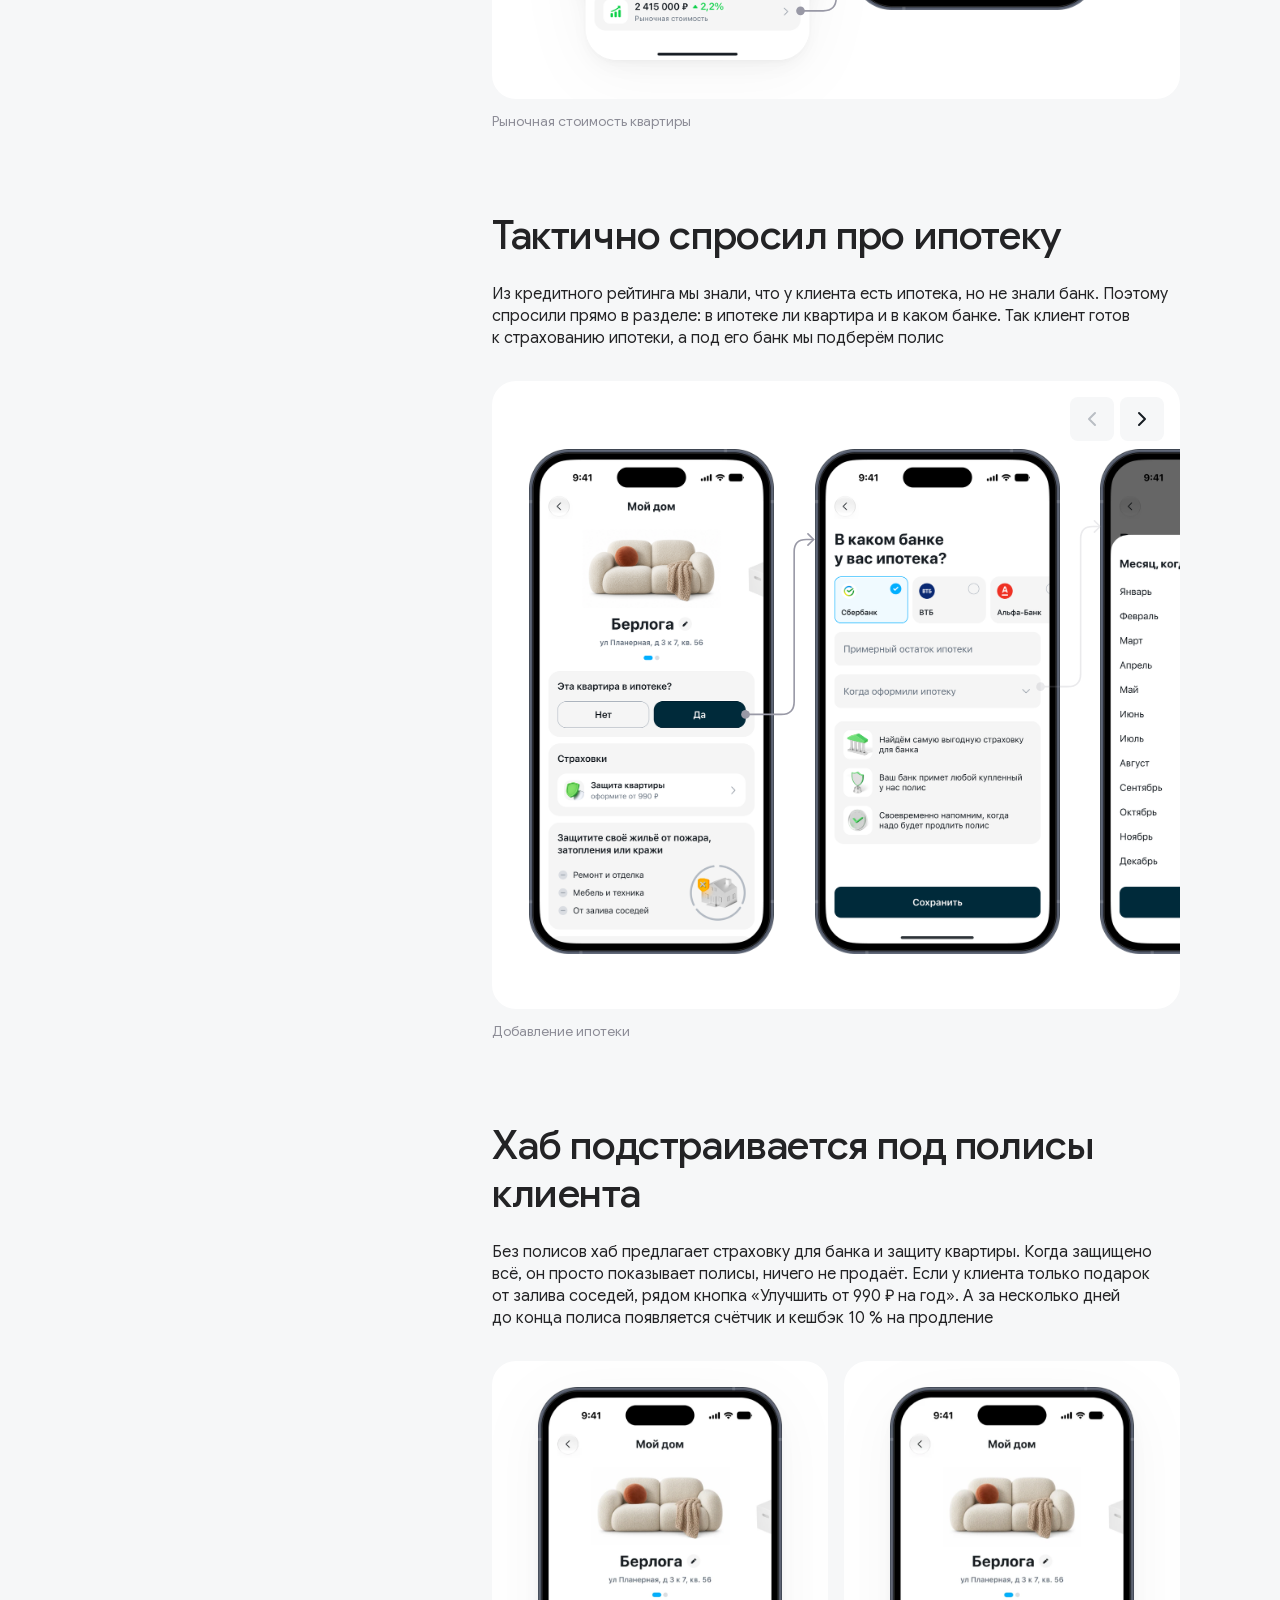
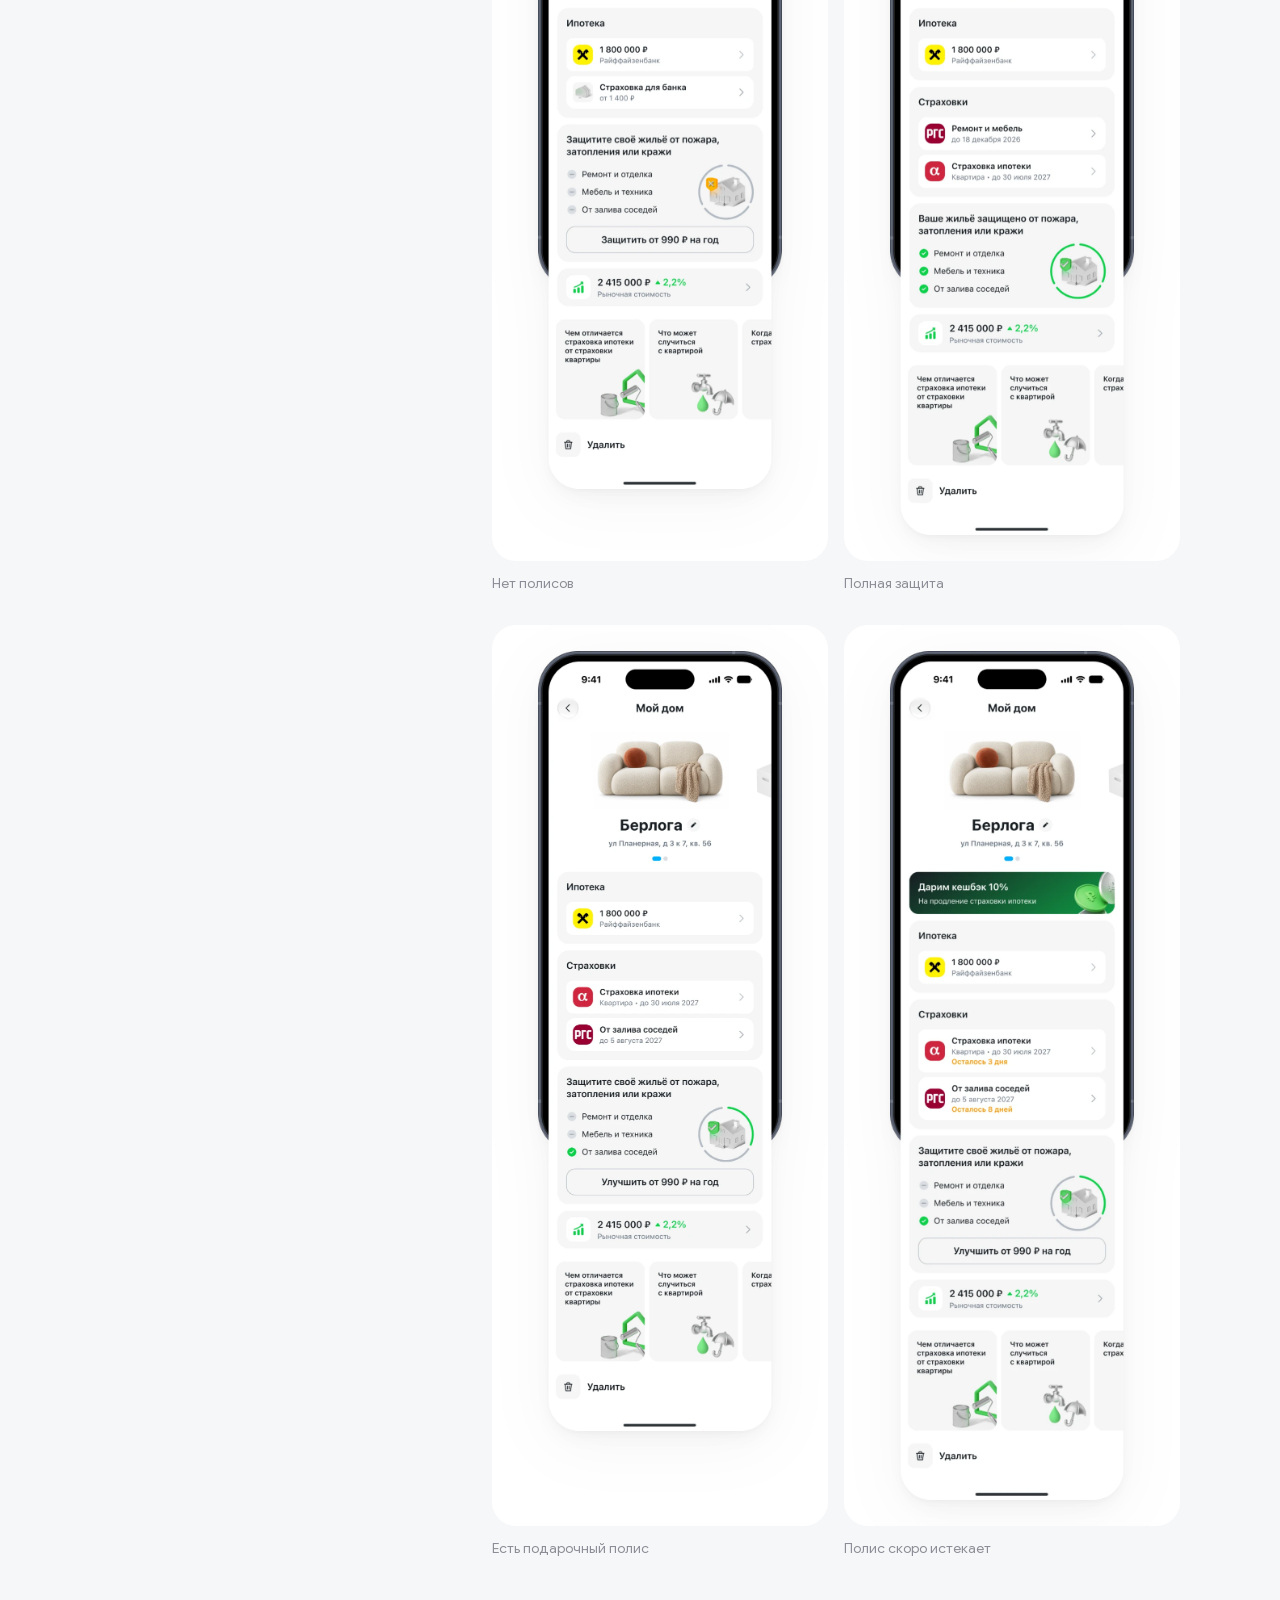
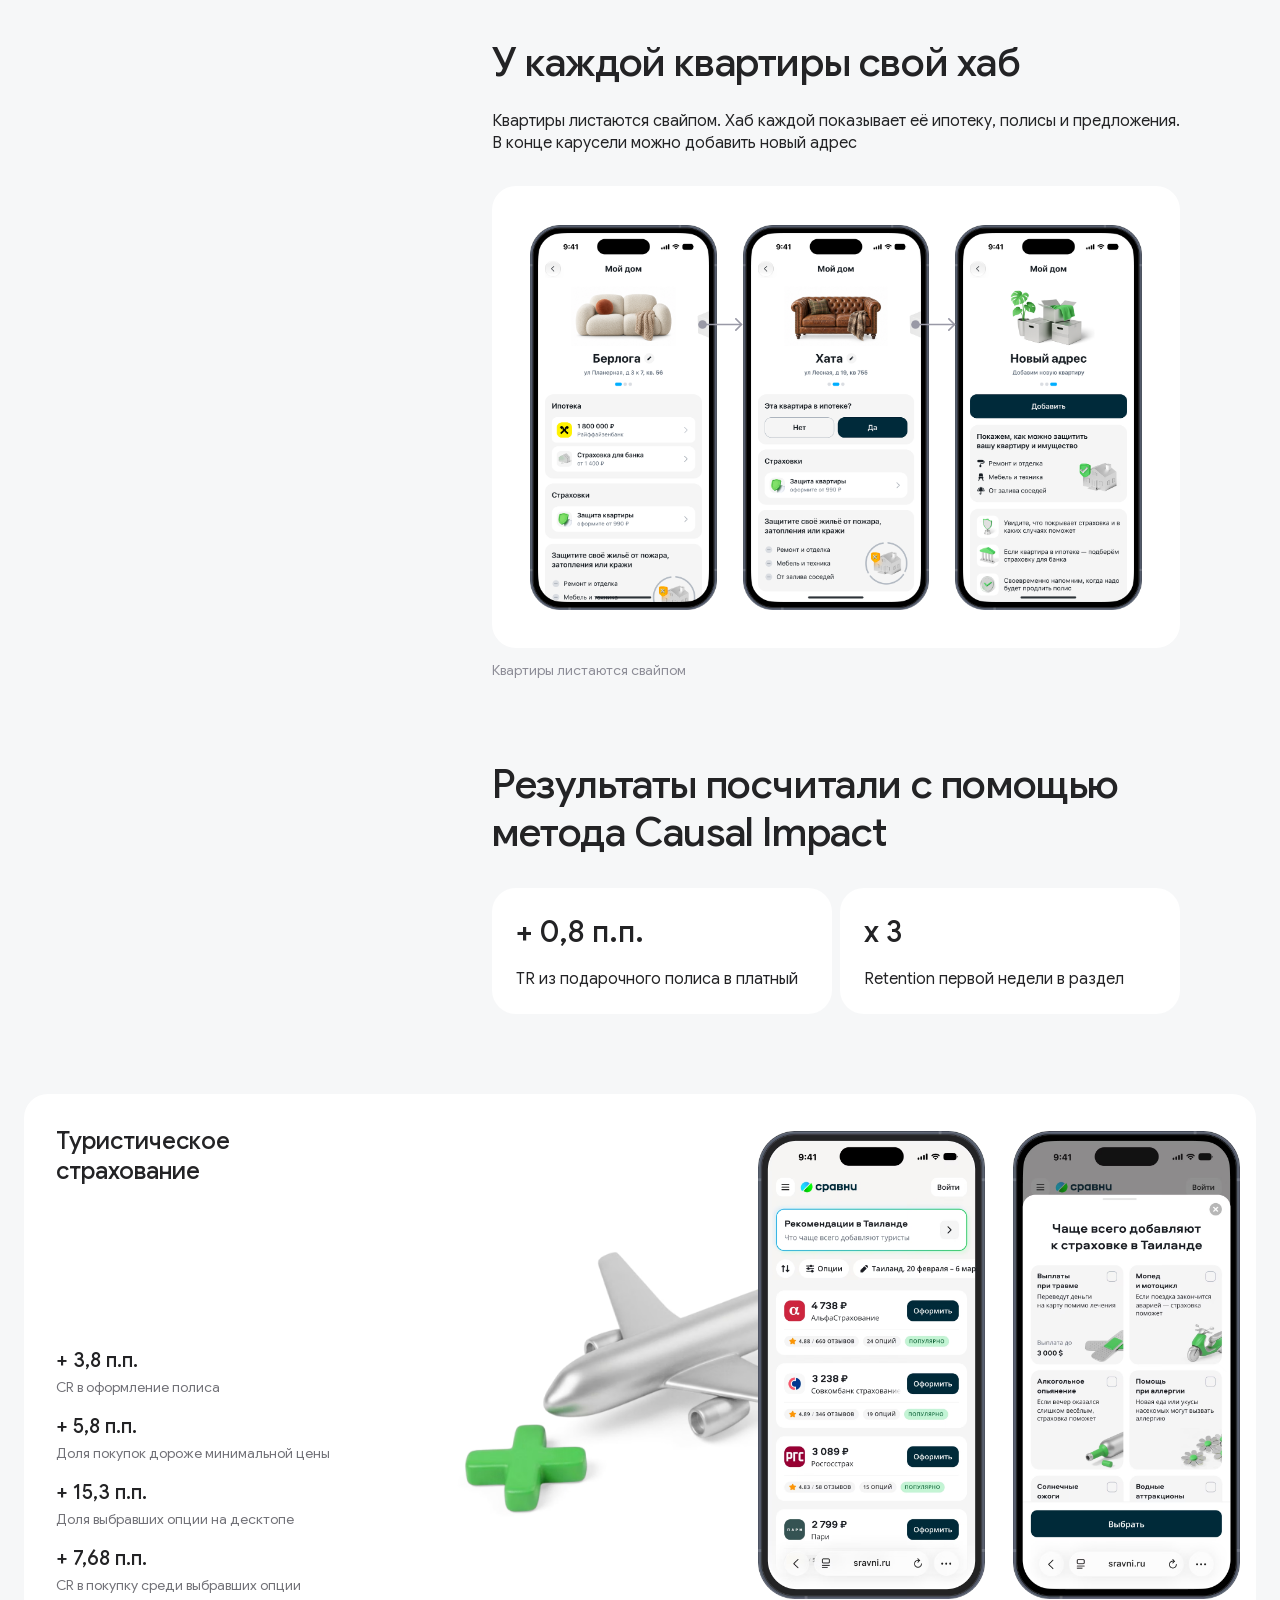
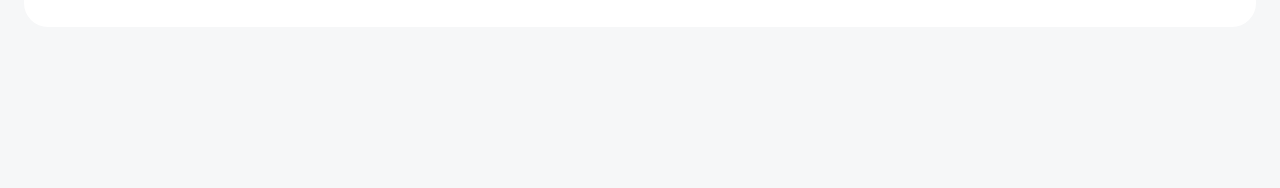
<file: case-dom.html>
<!DOCTYPE html>
<html lang="ru">
<head>
<meta charset="utf-8">
<meta name="viewport" content="width=device-width, initial-scale=1, viewport-fit=cover">
<title>Хаб «Мой дом»</title>
<link rel="icon" href="assets/icons/favicon.svg" type="image/svg+xml">
<link rel="icon" href="assets/icons/favicon-32.png" sizes="32x32" type="image/png">
<link rel="apple-touch-icon" href="assets/icons/apple-touch-icon.png">
<!-- Превью ссылки в Telegram, VK, Slack. og:image и og:url — полными адресами, иначе мессенджеры не покажут картинку -->
<meta name="description" content="Проектирую web и mobile app интерфейсы 5 лет. Сам провожу интервью с пользователями. В Сравни поднял локальную дизайн-систему с нуля и пересобрал старую с дизайн-командой. Работаю в Claude и Higgsfield">
<meta property="og:type" content="website">
<meta property="og:title" content="Хаб «Мой дом»">
<meta property="og:description" content="Проектирую web и mobile app интерфейсы 5 лет. Сам провожу интервью с пользователями. В Сравни поднял локальную дизайн-систему с нуля и пересобрал старую с дизайн-командой. Работаю в Claude и Higgsfield">
<meta property="og:url" content="https://niknikolaev.ru/case-dom.html">
<meta property="og:image" content="https://niknikolaev.ru/assets/site-service/og.jpg">
<meta property="og:image:width" content="1200">
<meta property="og:image:height" content="630">
<meta name="twitter:card" content="summary_large_image">
<link rel="preload" href="assets/fonts/google-sans-cyrillic.woff2" as="font" type="font/woff2" crossorigin>
<link rel="stylesheet" href="css/fonts.css?v=2026-11-02g">
<link rel="stylesheet" href="css/tokens.css?v=2026-11-05c">
<link rel="stylesheet" href="css/base.css?v=2026-11-02g">
<link rel="stylesheet" href="css/components.css?v=2026-11-02g">
<link rel="stylesheet" href="css/showcase.css?v=2026-11-02h">
<link rel="stylesheet" href="css/case.css?v=2026-11-02k">
<!-- Yandex.Metrika counter (только на niknikolaev.ru и запасной копии *.github.io: локальные просмотры не попадают в статистику) -->
<script type="text/javascript">
  if (/(^|\.)niknikolaev\.ru$|\.github\.io$/.test(location.hostname)) {
    (function(m,e,t,r,i,k,a){
        m[i]=m[i]||function(){(m[i].a=m[i].a||[]).push(arguments)};
        m[i].l=1*new Date();
        for (var j = 0; j < document.scripts.length; j++) {if (document.scripts[j].src === r) { return; }}
        k=e.createElement(t),a=e.getElementsByTagName(t)[0],k.async=1,k.src=r,a.parentNode.insertBefore(k,a)
    })(window, document,'script','https://mc.yandex.ru/metrika/tag.js?id=113790440', 'ym');

    ym(113790440, 'init', {ssr:true, webvisor:true, clickmap:true, ecommerce:"dataLayer", referrer: document.referrer, url: location.href, accurateTrackBounce:true, trackLinks:true});
  }
</script>
<noscript><div><img src="https://mc.yandex.ru/watch/113790440" style="position:absolute; left:-9999px;" alt="" /></div></noscript>
<!-- /Yandex.Metrika counter -->
</head>
<body class="case">

<!-- ================= Парящее меню (Figma 485:39357) ================= -->
<nav class="floatbar" aria-label="Разделы сайта">
    <div class="floatbar__group floatbar__group--burger">
      <button class="btn btn--icon floatbar__burger" type="button" aria-expanded="false" aria-controls="site-menu" aria-label="Меню"><svg class="btn__icon" viewBox="0 0 20 20" fill="currentColor" aria-hidden="true"><path fill-rule="evenodd" clip-rule="evenodd" d="M2.5 4.16634C2.5 3.70611 2.8731 3.33301 3.33333 3.33301H16.6667C17.1269 3.33301 17.5 3.70611 17.5 4.16634C17.5 4.62658 17.1269 4.99967 16.6667 4.99967H3.33333C2.8731 4.99967 2.5 4.62657 2.5 4.16634Z"/><path fill-rule="evenodd" clip-rule="evenodd" d="M2.5 10.0003C2.5 9.54008 2.8731 9.16699 3.33333 9.16699H16.6667C17.1269 9.16699 17.5 9.54008 17.5 10.0003C17.5 10.4606 17.1269 10.8337 16.6667 10.8337H3.33333C2.8731 10.8337 2.5 10.4606 2.5 10.0003Z"/><path fill-rule="evenodd" clip-rule="evenodd" d="M2.5 15.8333C2.5 15.3731 2.8731 15 3.33333 15H16.6667C17.1269 15 17.5 15.3731 17.5 15.8333C17.5 16.2936 17.1269 16.6667 16.6667 16.6667H3.33333C2.8731 16.6667 2.5 16.2936 2.5 15.8333Z"/></svg></button>
    </div>
    <div class="floatbar__group floatbar__group--nav">
      <a class="btn floatbar__back" href="index.html" data-back><svg class="btn__icon" viewBox="0 0 20 20" fill="currentColor" aria-hidden="true"><path d="M17.7013 11.8159L17.7087 11.667V8.33366C17.7087 7.52824 17.0557 6.87533 16.2503 6.87533H10.2087V4.76513C10.2086 4.13171 9.72699 3.61099 9.10999 3.5485L8.98549 3.54199C8.71533 3.54199 8.45358 3.6312 8.24088 3.79427L8.15299 3.86914L2.79737 8.84233C2.47531 9.14133 2.29199 9.56083 2.29199 10.0003C2.29199 10.4398 2.47531 10.8593 2.79737 11.1583L8.15299 16.1315C8.37924 16.3417 8.67674 16.4587 8.98549 16.4587C9.66099 16.4586 10.2086 15.911 10.2087 15.2355V13.1253H16.2503C17.0055 13.1253 17.6267 12.5514 17.7013 11.8159Z"/></svg><span>Вернуться</span></a>
    </div>
    <span class="floatbar__sep" aria-hidden="true"></span>
    <!-- component:floatbar-actions -->
    <div class="floatbar__group floatbar__group--actions">
          <a class="btn" href="resume/" target="_blank" rel="noopener" data-goal="resume"><svg class="btn__icon" viewBox="0 0 20 20" fill="currentColor" aria-hidden="true"><path d="M11.7895 1.88721L11.6666 1.875H8.33328C7.98812 1.875 7.70829 2.15483 7.70829 2.5V8.95833H5.83329C5.59078 8.95833 5.36975 9.09842 5.26688 9.318C5.16403 9.53767 5.1979 9.79742 5.35315 9.98375L9.51986 14.9837C9.63853 15.1261 9.81453 15.2083 9.99994 15.2083C10.1854 15.2083 10.3614 15.1261 10.4801 14.9837L14.6468 9.98375C14.802 9.79742 14.8351 9.53767 14.7322 9.318C14.6293 9.09858 14.409 8.95833 14.1666 8.95833H12.2916V2.5C12.2916 2.33424 12.2257 2.17532 12.1085 2.05811C12.0207 1.97029 11.9095 1.91127 11.7895 1.88721Z"/><path d="M15.6254 16.458C16.0856 16.458 16.4587 16.8311 16.4587 17.2913C16.4587 17.7516 16.0856 18.1247 15.6254 18.1247H4.37533C3.91509 18.1247 3.54199 17.7516 3.54199 17.2913C3.54199 16.8311 3.91509 16.458 4.37533 16.458H15.6254Z"/></svg><span>Резюме</span></a>
          <div class="tg" data-tg>
            <button class="btn btn--primary tg__btn" type="button" aria-haspopup="menu" aria-expanded="false" aria-controls="tg-menu"><svg class="btn__icon" viewBox="0 0 20 20" fill="currentColor" aria-hidden="true"><path fill-rule="evenodd" clip-rule="evenodd" d="M2.23741 9.42173C7.06923 7.31658 10.2912 5.92873 11.9033 5.25819C16.5063 3.34367 17.4627 3.0111 18.0861 3.00012C18.2232 2.9977 18.5298 3.03168 18.7284 3.19282C18.8961 3.32888 18.9422 3.51268 18.9643 3.64168C18.9864 3.77068 19.0139 4.06455 18.992 4.29417C18.7426 6.915 17.6633 13.2751 17.1142 16.2105C16.8818 17.4525 16.4244 17.869 15.9815 17.9097C15.0189 17.9983 14.288 17.2736 13.3558 16.6625C11.897 15.7063 11.0729 15.111 9.65691 14.1779C8.02048 13.0995 9.08131 12.5068 10.0139 11.5382C10.258 11.2847 14.4988 7.42729 14.5809 7.07736C14.5912 7.0336 14.6007 6.87046 14.5038 6.78432C14.4069 6.69818 14.2639 6.72764 14.1606 6.75107C14.0143 6.78427 11.6839 8.32459 7.16938 11.372C6.5079 11.8263 5.90875 12.0476 5.37193 12.036C4.78013 12.0232 3.64175 11.7014 2.79548 11.4263C1.75749 11.0889 0.932524 10.9105 1.00436 10.3374C1.04178 10.039 1.45279 9.73374 2.23741 9.42173Z"/></svg><span>Telegram</span><svg class="btn__icon tg__chev" viewBox="0 0 20 20" fill="none" stroke="currentColor" stroke-width="2" stroke-linecap="round" stroke-linejoin="round" aria-hidden="true"><path d="M4.25 7.5L10.25 13.5L16.25 7.5"/></svg></button>
            <div class="tg__menu" id="tg-menu" role="menu" aria-label="Telegram" hidden>
              <button class="tg__item tg__copy" type="button" role="menuitem" data-tg-copy="Николаев Николай, Product Designer&#10;https://t.me/niknikstd">
                <span class="tg__ico" aria-hidden="true"><svg viewBox="0 0 20 20"><g class="tg__link"><path fill="currentColor" fill-rule="evenodd" clip-rule="evenodd" d="M13.174 9.326C11.8835 8.03547 9.81075 8.00327 8.48175 9.22942C8.14345 9.54142 7.61624 9.52025 7.30417 9.18192C6.9921 8.84367 7.01333 8.31646 7.35161 8.00438C9.33533 6.17428 12.4271 6.22197 14.3526 8.14745C16.3269 10.1218 16.3269 13.3229 14.3526 15.2973L11.964 17.6858C9.98958 19.6602 6.78851 19.6602 4.81412 17.6858C2.83973 15.7115 2.83973 12.5104 4.81412 10.536L5.20107 10.149C5.52652 9.82358 6.05415 9.82358 6.37959 10.1491C6.70502 10.4745 6.70502 11.0021 6.37958 11.3276L5.99263 11.7145C4.66913 13.038 4.66913 15.1838 5.99263 16.5073C7.31614 17.8308 9.462 17.8308 10.7855 16.5073L13.174 14.1188C14.4976 12.7953 14.4976 10.6495 13.174 9.326Z"/><path fill="currentColor" fill-rule="evenodd" clip-rule="evenodd" d="M14.0073 3.49263C12.6838 2.16913 10.538 2.16913 9.2145 3.49263L6.82597 5.88118C5.50246 7.20469 5.50246 9.3505 6.82597 10.674C8.11646 11.9645 10.1892 11.9968 11.5182 10.7706C11.8566 10.4586 12.3837 10.4798 12.6958 10.8181C13.0079 11.1563 12.9867 11.6835 12.6484 11.9956C10.6647 13.8258 7.57293 13.778 5.64746 11.8526C3.67307 9.87817 3.67307 6.67705 5.64746 4.70267L8.036 2.31412C10.0104 0.339737 13.2115 0.339737 15.1859 2.31412C17.1602 4.28851 17.1602 7.48962 15.1859 9.464L14.7989 9.85092C14.4735 10.1764 13.9458 10.1764 13.6204 9.85092C13.295 9.5255 13.295 8.99792 13.6204 8.67242L14.0073 8.28548C15.3309 6.96198 15.3309 4.81614 14.0073 3.49263Z"/></g><g class="tg__done"><circle class="tg__disc" cx="9.79" cy="9.79" r="8.96"/><path class="tg__tick" d="M6.46 9.79L8.96 12.29L13.13 7.29"/></g><g class="tg__fail"><circle class="tg__disc" cx="9.79" cy="9.79" r="8.96"/><path class="tg__bang" d="M9.79 5.6V10.6"/><circle class="tg__dot" cx="9.79" cy="13.7" r="1.05"/></g></svg></span>
                <span class="tg__labels">
                  <span class="tg__label tg__label--idle">Скопировать ссылку</span>
                  <span class="tg__label tg__label--done" aria-hidden="true">Скопировано</span>
                  <span class="tg__label tg__label--fail" aria-hidden="true">Не&nbsp;скопировалось</span>
                </span>
              </button>
              <p class="tg__manual"><span>Скопируйте вручную: <span class="tg__url">t.me/niknikstd</span></span></p>
              <a class="tg__item" href="https://t.me/niknikstd" target="_blank" rel="noopener" role="menuitem" data-goal="contact contact_open"><svg class="btn__icon" viewBox="0 0 20 20" fill="currentColor" aria-hidden="true"><path fill-rule="evenodd" clip-rule="evenodd" d="M2.23741 9.42173C7.06923 7.31658 10.2912 5.92873 11.9033 5.25819C16.5063 3.34367 17.4627 3.0111 18.0861 3.00012C18.2232 2.9977 18.5298 3.03168 18.7284 3.19282C18.8961 3.32888 18.9422 3.51268 18.9643 3.64168C18.9864 3.77068 19.0139 4.06455 18.992 4.29417C18.7426 6.915 17.6633 13.2751 17.1142 16.2105C16.8818 17.4525 16.4244 17.869 15.9815 17.9097C15.0189 17.9983 14.288 17.2736 13.3558 16.6625C11.897 15.7063 11.0729 15.111 9.65691 14.1779C8.02048 13.0995 9.08131 12.5068 10.0139 11.5382C10.258 11.2847 14.4988 7.42729 14.5809 7.07736C14.5912 7.0336 14.6007 6.87046 14.5038 6.78432C14.4069 6.69818 14.2639 6.72764 14.1606 6.75107C14.0143 6.78427 11.6839 8.32459 7.16938 11.372C6.5079 11.8263 5.90875 12.0476 5.37193 12.036C4.78013 12.0232 3.64175 11.7014 2.79548 11.4263C1.75749 11.0889 0.932524 10.9105 1.00436 10.3374C1.04178 10.039 1.45279 9.73374 2.23741 9.42173Z"/></svg><span>Перейти в&nbsp;профиль</span></a>
              <span class="visually-hidden" aria-live="polite" data-tg-status></span>
            </div>
          </div>
        </div>
    <!-- /component:floatbar-actions -->

    <!-- Меню на телефоне (Figma 517:39835): вырастает из бургера -->
    <div class="menu-pop" id="site-menu" inert>
      <ul class="menu-pop__links">
        <li class="menu-pop__item" style="--i:0"><a class="menu-pop__link" href="index.html#cases">Кейсы</a></li>
      </ul>
      <div class="menu-pop__contact menu-pop__item" style="--i:1">
        <p class="menu-pop__label t-xs">почта для&nbsp;связи</p>
        <a class="menu-pop__mail t-small" href="mailto:niknikolaev112@gmail.com">niknikolaev112@gmail.com</a>
      </div>
    </div>
</nav>

<main class="page">
  <!-- ================= Обложка ================= -->
  <header class="cover">
    <div class="show" style="--zone:380">
      <div class="show__text">
        <h1 class="show__title t-sub-xl">Хаб «Мой дом» Mobile&nbsp;App</h1>
        <div class="show__stats"><div class="show__stat"><p class="show__value t-sub-l">+&nbsp;0,8&nbsp;п.п.</p><p class="show__label t-small">TR из&nbsp;подарочного полиса в&nbsp;платный</p></div><div class="show__stat"><p class="show__value t-sub-l">x&nbsp;3</p><p class="show__label t-small">Retention первой недели в&nbsp;раздел</p></div></div>
      </div>
      <div class="show__media" style="--sw:1012;--sh:600;--pr:957">
        <div class="show__stage">
          <div class="show__item show__art" style="--x:41;--y:128;--w:598;--h:345;--mw:85%;--cl:0.25%;--ct:-18.13%;--cw:113.76%;--ch:131.6%" aria-hidden="true"><picture><source srcset="assets/cards/sofa-cover.avif" type="image/avif"><img src="assets/cards/sofa-cover.png" alt="" decoding="async"></picture></div><div class="show__item show__phone" style="--x:403;--y:32;--w:260;--h:536"><picture><source srcset="assets/cards/dom-hub.avif" type="image/avif"><img src="assets/cards/dom-hub.png" alt="Хаб «Мой дом» с&nbsp;полной защитой квартиры" decoding="async"></picture></div><div class="show__item show__phone" style="--x:697;--y:32;--w:260;--h:536"><picture><source srcset="assets/cards/dom-price.avif" type="image/avif"><img src="assets/cards/dom-price.png" alt="Рыночная стоимость квартиры и&nbsp;сколько одобрят банки" decoding="async"></picture></div>
        </div>
      </div>
    </div>
  </header>
  <!-- ================= Тело кейса ================= -->
  <div class="case-body">
    <nav class="case-nav" aria-label="Разделы кейса">
      <ul class="case-nav__list">
            <li><a class="case-nav__link" href="#about" aria-current="true">О&nbsp;проекте</a></li>
            <li><a class="case-nav__link" href="#problem">Проблематика</a></li>
            <li><a class="case-nav__link" href="#hub">Как поменялся хаб</a></li>
            <li><a class="case-nav__link" href="#start">Добавление адреса</a></li>
            <li><a class="case-nav__link" href="#sofa">Имя и&nbsp;диван</a></li>
            <li><a class="case-nav__link" href="#price">Рыночная стоимость</a></li>
            <li><a class="case-nav__link" href="#mortgage">Ипотека</a></li>
            <li><a class="case-nav__link" href="#states">Состояния хаба</a></li>
            <li><a class="case-nav__link" href="#homes">Несколько квартир</a></li>
            <li><a class="case-nav__link" href="#results">Результаты</a></li>
      </ul>
    </nav>
    <div class="case-main">
      <!-- 00 О проекте: что сделал и с кем -->
      <section class="chapter" id="about">
        <div class="block project-about">
          <p class="project-about__lead t-h2">Спроектировал раздел в&nbsp;приложении Сравни, где клиент управляет страховками по&nbsp;адресу своей квартиры</p>
          <div class="facts">
          <div class="fact-pair"><p class="fact-pair__label t-small">Команда</p><p class="t-text">Product Owner, Analytics, Mobile Developers, Design Team</p></div>
          <div class="fact-pair"><p class="fact-pair__label t-small">Скоуп</p><p class="t-text">Discovery, UX/UI, Prototyping, Delivery, UX Testing</p></div>
          <div class="fact-pair"><p class="fact-pair__label t-small">Моя роль</p><p class="t-text">Product Designer</p></div>
          <div class="fact-pair"><p class="fact-pair__label t-small">Год</p><p class="t-text">2025</p></div>
          </div>
        </div>
      </section>

      <!-- 01 Проблематика -->
      <section class="chapter" id="problem">
        <div class="block">
          <h2 class="t-h2">В&nbsp;раздел адреса возвращались меньше 4&nbsp;клиентов из&nbsp;100. У&nbsp;нас был один шанс предложить защиту квартиры</h2>
          <div class="block__text block__text--narrow">
            <p class="t-text">Клиенты страховки ипотеки получают в&nbsp;приложении раздел со&nbsp;своим адресом. Части из&nbsp;них мы&nbsp;дарим полис от&nbsp;залива соседей</p>
            <p class="t-text">Через неделю в&nbsp;раздел возвращались меньше 4&nbsp;клиентов из&nbsp;100. Это нормально: полис продлевают раз в&nbsp;год. Поэтому первый визит может оказаться последним</p>
            <p class="t-text">Подарочный полис покрывает до&nbsp;50&nbsp;000&nbsp;₽, а&nbsp;полная защита квартиры за&nbsp;990&nbsp;₽ покрывает до&nbsp;800&nbsp;000&nbsp;₽. С&nbsp;первого визита нужно было убедить клиента сменить подарок на&nbsp;полную защиту, а&nbsp;тем, у&nbsp;кого подарка нет, предложить её&nbsp;с&nbsp;нуля</p>
          </div>
          <div class="facts facts--metrics">
            <div class="fact-pair"><p class="fact-pair__label fact-pair__label--soft t-small">Целевая метрика</p><p class="t-text">TR продукта ИФЛ</p></div>
            <div class="fact-pair"><p class="fact-pair__label fact-pair__label--soft t-small">Вторичная метрика</p><p class="t-text">Retention первой недели в&nbsp;раздел</p></div>
          </div>
        </div>
      </section>

      <!-- 02 Как поменялся хаб: стало / было -->
      <section class="chapter" id="hub">
        <div class="block">
          <div class="block__head">
            <h2 class="t-h2">Вынес хаб на&nbsp;главную и&nbsp;встроил в&nbsp;него допродажу защиты квартиры</h2>
            <div class="stat-cards stat-cards--2"><div class="stat-card"><p class="stat-card__value">+&nbsp;0,8&nbsp;п.п.</p><p class="stat-card__label t-text">TR из&nbsp;подарочного полиса в&nbsp;платный</p></div><div class="stat-card"><p class="stat-card__value">x&nbsp;3</p><p class="stat-card__label t-text">Retention первой недели в&nbsp;раздел</p></div></div>
          </div>
          <figure class="figure">
            <div class="compare">
            <div class="segment" data-value="after" role="group" aria-label="Хаб: стало и было">
              <button class="segment__btn" type="button" data-value="after" aria-pressed="true">Стало</button>
              <button class="segment__btn" type="button" data-value="before" aria-pressed="false">Было</button>
            </div>
            <div class="compare__panes">
              <div class="compare__pane is-active" data-value="after"><div class="plate" style="--pw:848;--ph:1047"><div class="slot slot--phone" style="--x:102;--y:40;--w:302;--h:622.5" data-file="hub-main.png" data-size="604×1245"><img src="assets/case-dom/hub-main.png" alt="Главная приложения: виджет «Мой дом»" loading="lazy"></div><div class="slot slot--phone slot--shadow" style="--x:444;--y:40;--w:302;--h:966.5" data-file="hub-after.png" data-size="604×1933"><img src="assets/case-dom/hub-after.png" alt="Новый хаб «Мой дом»" loading="lazy"></div></div></div>
              <div class="compare__pane" data-value="before"><div class="plate" style="--pw:848;--ph:790"><div class="slot slot--phone slot--shadow" style="--x:273;--y:29;--w:302;--h:732" data-file="hub-before.png" data-size="604×1464"><img src="assets/case-dom/hub-before.png" alt="Старый экран «Адреса»" loading="lazy"></div></div></div>
            </div>
            </div>
            <figcaption class="cap"><span class="cap__pane" data-value="after">Как хаб выглядит сейчас</span><span class="cap__pane" data-value="before">Как хаб выглядел раньше</span></figcaption>
          </figure>
        </div>
      </section>

      <!-- 03 Добавление адреса: главная → пустой хаб → адрес → хаб -->
      <section class="chapter" id="start">
        <div class="block">
          <h2 class="t-h2">Спроектировал флоу добавления квартиры</h2>
          <figure class="figure">
            <div class="plate slider slider--row slider--flow" style="--pw:848;--ph:774">
              <div class="arrows" role="group" aria-label="Первый вход"><button class="arrows__btn arrows__btn--prev" type="button" aria-label="Назад"><svg viewBox="0 0 20 20" width="20" height="20" fill="none" aria-hidden="true" focusable="false"><path d="M13 4L7 10L13 16" stroke="currentColor" stroke-width="2" stroke-linecap="round" stroke-linejoin="round"/></svg></button><button class="arrows__btn arrows__btn--next" type="button" aria-label="Вперёд"><svg viewBox="0 0 20 20" width="20" height="20" fill="none" aria-hidden="true" focusable="false"><path d="M7 4L13 10L7 16" stroke="currentColor" stroke-width="2" stroke-linecap="round" stroke-linejoin="round"/></svg></button></div>
              <div class="slider__track">
                <!-- Лента 2256 px: шаг — один айфон (352 px), в кадре два экрана и край третьего -->
                <div class="slider__canvas" data-steps="5" style="flex-basis:266.04%;--pw:2256;--sw:352">
                  <div class="slot slot--phone" style="--x:46;--y:84;--w:302;--h:622.5" data-file="start-1.png" data-size="604×1245"><img src="assets/case-dom/start-1.png" alt="Главная: виджет «Мой дом» без полисов" loading="lazy"></div><div class="slot slot--phone" style="--x:398;--y:84;--w:302;--h:622.5" data-file="start-2.png" data-size="604×1245"><img src="assets/case-dom/start-2.png" alt="Пустой хаб «Новый адрес»" loading="lazy"></div><div class="slot slot--phone" style="--x:750;--y:84;--w:302;--h:622.5" data-file="start-3.png" data-size="604×1245"><img src="assets/case-dom/start-3.png" alt="Шторка: укажите адрес" loading="lazy"></div><div class="slot slot--phone" style="--x:1102;--y:84;--w:302;--h:622.5" data-file="start-4.png" data-size="604×1245"><img src="assets/case-dom/start-4.png" alt="Ввод адреса и подсказки" loading="lazy"></div><div class="slot slot--phone" style="--x:1454;--y:84;--w:302;--h:622.5" data-file="start-5.png" data-size="604×1245"><img src="assets/case-dom/start-5.png" alt="Адрес выбран" loading="lazy"></div><div class="slot slot--phone" style="--x:1806;--y:84;--w:302;--h:622.5" data-file="start-6.png" data-size="604×1245"><img src="assets/case-dom/start-6.png" alt="Хаб собран: диван, вопрос про ипотеку, страховки" loading="lazy"></div>
                  <svg class="connector connector--dark connector--s0" style="--x:225;--y:254.5;--w:180;--h:260.5" aria-hidden="true" focusable="false" viewBox="0 0 180 260.5" fill="none"><circle cx="8" cy="244.5" r="5.33" fill="currentColor"/><path d="M8 244.5L8.0 250.5Q8 252.5 10.0 252.5L132.0 252.5Q148 252.5 148.0 236.5L148.0 23.0Q148 8.0 163.0 8.0L172 8.0" stroke="currentColor" stroke-width="2" stroke-linecap="round" stroke-linejoin="round"/><path d="M165.0 15.0L172 8.0L165.0 1.0" stroke="currentColor" stroke-width="2" stroke-linecap="round" stroke-linejoin="round"/></svg><svg class="connector connector--dark connector--s1" style="--x:667.5;--y:242.1;--w:89.5;--h:112.9" aria-hidden="true" focusable="false" viewBox="0 0 89.5 112.9" fill="none"><circle cx="8.0" cy="104.9" r="5.33" fill="currentColor"/><path d="M8.0 104.9L41.5 104.9Q57.5 104.9 57.5 88.9L57.5 23.0Q57.5 8.0 72.5 8.0L81.5 8.0" stroke="currentColor" stroke-width="2" stroke-linecap="round" stroke-linejoin="round"/><path d="M74.5 15.0L81.5 8.0L74.5 1.0" stroke="currentColor" stroke-width="2" stroke-linecap="round" stroke-linejoin="round"/></svg><svg class="connector connector--dark connector--s2" style="--x:1019;--y:246.25;--w:90;--h:16.0" aria-hidden="true" focusable="false" viewBox="0 0 90 16.0" fill="none"><circle cx="8" cy="8.0" r="5.33" fill="currentColor"/><path d="M8 8.0L82 8.0" stroke="currentColor" stroke-width="2" stroke-linecap="round" stroke-linejoin="round"/><path d="M75.0 15.0L82 8.0L75.0 1.0" stroke="currentColor" stroke-width="2" stroke-linecap="round" stroke-linejoin="round"/></svg><svg class="connector connector--dark connector--s3" style="--x:1338;--y:244.5;--w:123;--h:46.5" aria-hidden="true" focusable="false" viewBox="0 0 123 46.5" fill="none"><circle cx="8" cy="38.5" r="5.33" fill="currentColor"/><path d="M8 38.5L75.75 38.5Q91 38.5 91.0 23.25L91.0 23.0Q91 8.0 106.0 8.0L115 8.0" stroke="currentColor" stroke-width="2" stroke-linecap="round" stroke-linejoin="round"/><path d="M108.0 15.0L115 8.0L108.0 1.0" stroke="currentColor" stroke-width="2" stroke-linecap="round" stroke-linejoin="round"/></svg><svg class="connector connector--dark connector--s4" style="--x:1723.5;--y:290.9;--w:89.5;--h:359.6" aria-hidden="true" focusable="false" viewBox="0 0 89.5 359.6" fill="none"><circle cx="8.0" cy="351.6" r="5.33" fill="currentColor"/><path d="M8.0 351.6L41.5 351.6Q57.5 351.6 57.5 335.6L57.5 23.0Q57.5 8.0 72.5 8.0L81.5 8.0" stroke="currentColor" stroke-width="2" stroke-linecap="round" stroke-linejoin="round"/><path d="M74.5 15.0L81.5 8.0L74.5 1.0" stroke="currentColor" stroke-width="2" stroke-linecap="round" stroke-linejoin="round"/></svg>
                </div>
              </div>
            </div>
            <figcaption class="cap">Флоу добавления адреса</figcaption>
          </figure>
        </div>
      </section>
      <!-- 04 Диван и название -->
      <section class="chapter" id="sofa">
        <div class="block">
          <h2 class="t-h2">Своей квартире можно дать имя и&nbsp;выбрать диванчик</h2>
          <figure class="figure">
            <div class="plate" style="--pw:848;--ph:1378">
              <div class="slot slot--phone" style="--x:93;--y:36;--w:303;--h:624.6" data-file="sofa-1.png" data-size="604×1245"><img src="assets/case-dom/sofa-1.png" alt="Шторка: название и карусель диванов" loading="lazy"></div>
              <div class="slot slot--phone" style="--x:453;--y:36;--w:303;--h:624.6" data-file="sofa-2.png" data-size="604×1245"><img src="assets/case-dom/sofa-2.png" alt="Выбран другой диван" loading="lazy"></div>
              <div class="slot slot--phone" style="--x:93;--y:717;--w:303;--h:624.6" data-file="sofa-3.png" data-size="604×1245"><img src="assets/case-dom/sofa-3.png" alt="Название «Берлога»" loading="lazy"></div>
              <div class="slot slot--phone" style="--x:453;--y:717;--w:303;--h:624.6" data-file="sofa-4.png" data-size="604×1245"><img src="assets/case-dom/sofa-4.png" alt="Хаб с новым диваном и названием" loading="lazy"></div>
              <svg class="connector connector--dark" style="--x:212.42;--y:430.23;--w:248.38;--h:140.01" aria-hidden="true" focusable="false" viewBox="0 0 248.38 140.01" fill="none"><circle cx="8.0" cy="121.47" r="5.33" fill="currentColor"/><path d="M8.0 121.47L8.0 127.47Q8.0 132.01 12.54 132.01L197.48 132.01Q213.48 132.01 213.48 116.01L213.48 24.0Q213.48 8.0 229.48 8.0L240.38 8.0" stroke="currentColor" stroke-width="2" stroke-linecap="round" stroke-linejoin="round"/><path d="M233.38 15.0L240.38 8.0L233.38 1.0" stroke="currentColor" stroke-width="2" stroke-linecap="round" stroke-linejoin="round"/></svg><svg class="connector connector--dark" style="--x:236.5;--y:346.8;--w:547.5;--h:377.2" aria-hidden="true" focusable="false" viewBox="0 0 547.5 377.2" fill="none"><circle cx="423.18" cy="8.0" r="5.33" fill="currentColor"/><path d="M423.18 8.0L523.5 8.0Q539.5 8.0 539.5 24.0L539.5 323.7Q539.5 339.7 523.5 339.7L24.0 339.7Q8.0 339.7 8.0 355.7L8.0 369.2" stroke="currentColor" stroke-width="2" stroke-linecap="round" stroke-linejoin="round"/><path d="M1.0 362.2L8.0 369.2L15.0 362.2" stroke="currentColor" stroke-width="2" stroke-linecap="round" stroke-linejoin="round"/></svg><svg class="connector connector--dark" style="--x:363.42;--y:924.61;--w:97.38;--h:153.56" aria-hidden="true" focusable="false" viewBox="0 0 97.38 153.56" fill="none"><circle cx="8.0" cy="145.56" r="5.33" fill="currentColor"/><path d="M8.0 145.56L46.48 145.56Q62.48 145.56 62.48 129.56L62.48 24.0Q62.48 8.0 78.48 8.0L89.38 8.0" stroke="currentColor" stroke-width="2" stroke-linecap="round" stroke-linejoin="round"/><path d="M82.38 15.0L89.38 8.0L82.38 1.0" stroke="currentColor" stroke-width="2" stroke-linecap="round" stroke-linejoin="round"/></svg>
            </div>
            <figcaption class="cap">Выбор дивана и&nbsp;названия квартиры</figcaption>
          </figure>
        </div>
        <div class="block">
          <h2 class="t-h2">Нагенерил 6&nbsp;диванчиков в&nbsp;разных стилях</h2>
          <div class="illus illus--sofas"><div class="illus__card"><div class="slot slot--flow slot--cover" style="--w:500;--h:333" data-file="sofa-green.jpg" data-size="1000×667"><img src="assets/case-dom/sofa-green.jpg" alt="Зелёный диван" loading="lazy"></div></div><div class="illus__card"><div class="slot slot--flow slot--cover" style="--w:500;--h:333" data-file="sofa-boucle.jpg" data-size="1000×667"><img src="assets/case-dom/sofa-boucle.jpg" alt="Диван из букле" loading="lazy"></div></div><div class="illus__card"><div class="slot slot--flow slot--cover" style="--w:500;--h:333" data-file="sofa-pattern.jpg" data-size="1000×667"><img src="assets/case-dom/sofa-pattern.jpg" alt="Диван с орнаментом" loading="lazy"></div></div><div class="illus__card"><div class="slot slot--flow slot--cover" style="--w:500;--h:333" data-file="sofa-chester.jpg" data-size="1000×667"><img src="assets/case-dom/sofa-chester.jpg" alt="Кожаный честерфилд" loading="lazy"></div></div><div class="illus__card"><div class="slot slot--flow slot--cover" style="--w:500;--h:333" data-file="sofa-velvet.jpg" data-size="1000×667"><img src="assets/case-dom/sofa-velvet.jpg" alt="Вельветовый диван" loading="lazy"></div></div><div class="illus__card"><div class="slot slot--flow slot--cover" style="--w:500;--h:333" data-file="sofa-memphis.jpg" data-size="1000×667"><img src="assets/case-dom/sofa-memphis.jpg" alt="Диван в стиле мемфис" loading="lazy"></div></div></div>
        </div>
      </section>

      <!-- 05 Рыночная стоимость -->
      <section class="chapter" id="price">
        <div class="block">
          <div class="block__head">
            <h2 class="t-h2">Показал, сколько сейчас стоит квартира</h2>
            <p class="t-text">Рядом с&nbsp;оценкой предложил узнать, сколько одобрят банки. Так раздел ведёт клиента в&nbsp;кредитные продукты другой команды</p>
          </div>
          <figure class="figure">
            <div class="plate" style="--pw:848;--ph:780"><div class="slot slot--phone slot--shadow" style="--x:102;--y:48;--w:302;--h:683.5" data-file="price-1.png" data-size="604×1367"><img src="assets/case-dom/price-1.png" alt="Хаб: карточка рыночной стоимости" loading="lazy"></div><div class="slot slot--phone" style="--x:444;--y:48;--w:302;--h:622.5" data-file="price-2.png" data-size="604×1245"><img src="assets/case-dom/price-2.png" alt="Шторка: оценка, диапазон, «Сколько одобрят», предодобрение" loading="lazy"></div><svg class="connector connector--dark" style="--x:372;--y:196.17;--w:79;--h:483.58" aria-hidden="true" focusable="false" viewBox="0 0 79 483.58" fill="none"><circle cx="8" cy="475.58" r="5.33" fill="currentColor"/><path d="M8 475.58L36.0 475.58Q52 475.58 52.0 459.58L52.0 18.0Q52 8.0 62.0 8.0L71 8.0" stroke="currentColor" stroke-width="2" stroke-linecap="round" stroke-linejoin="round"/><path d="M64.0 15.0L71 8.0L64.0 1.0" stroke="currentColor" stroke-width="2" stroke-linecap="round" stroke-linejoin="round"/></svg></div>
            <figcaption class="cap">Рыночная стоимость квартиры</figcaption>
          </figure>
        </div>
      </section>

      <!-- 06 Ипотека: «Да» → банк → месяц → остаток → хаб -->
      <section class="chapter" id="mortgage">
        <div class="block">
          <div class="block__head">
            <h2 class="t-h2">Тактично спросил про&nbsp;ипотеку</h2>
            <p class="t-text">Из&nbsp;кредитного рейтинга мы&nbsp;знали, что&nbsp;у&nbsp;клиента есть ипотека, но&nbsp;не&nbsp;знали банк. Поэтому спросили прямо в&nbsp;разделе: в&nbsp;ипотеке ли&nbsp;квартира и&nbsp;в&nbsp;каком банке. Так клиент готов к&nbsp;страхованию ипотеки, а&nbsp;под&nbsp;его банк мы&nbsp;подберём полис</p>
          </div>
          <figure class="figure">
            <div class="plate slider slider--row slider--flow" style="--pw:848;--ph:774">
              <div class="arrows" role="group" aria-label="Ипотека"><button class="arrows__btn arrows__btn--prev" type="button" aria-label="Назад"><svg viewBox="0 0 20 20" width="20" height="20" fill="none" aria-hidden="true" focusable="false"><path d="M13 4L7 10L13 16" stroke="currentColor" stroke-width="2" stroke-linecap="round" stroke-linejoin="round"/></svg></button><button class="arrows__btn arrows__btn--next" type="button" aria-label="Вперёд"><svg viewBox="0 0 20 20" width="20" height="20" fill="none" aria-hidden="true" focusable="false"><path d="M7 4L13 10L7 16" stroke="currentColor" stroke-width="2" stroke-linecap="round" stroke-linejoin="round"/></svg></button></div>
              <div class="slider__track">
                <!-- Лента 2608 px: шаг — один айфон (352 px), в кадре два экрана и край третьего -->
                <div class="slider__canvas" data-steps="6" style="flex-basis:307.55%;--pw:2608;--sw:352">
                  <div class="slot slot--phone" style="--x:46;--y:84;--w:302;--h:622.5" data-file="mortgage-1.png" data-size="604×1245"><img src="assets/case-dom/mortgage-1.png" alt="Хаб: «Эта квартира в ипотеке?» — Да" loading="lazy"></div><div class="slot slot--phone" style="--x:398;--y:84;--w:302;--h:622.5" data-file="mortgage-2.png" data-size="604×1245"><img src="assets/case-dom/mortgage-2.png" alt="В каком банке ипотека" loading="lazy"></div><div class="slot slot--phone" style="--x:750;--y:84;--w:302;--h:622.5" data-file="mortgage-3.png" data-size="604×1245"><img src="assets/case-dom/mortgage-3.png" alt="Месяц, когда оформили ипотеку" loading="lazy"></div><div class="slot slot--phone" style="--x:1102;--y:84;--w:302;--h:622.5" data-file="mortgage-4.png" data-size="604×1245"><img src="assets/case-dom/mortgage-4.png" alt="Остаток и месяц заполнены, «Другой банк»" loading="lazy"></div><div class="slot slot--phone" style="--x:1454;--y:84;--w:302;--h:622.5" data-file="mortgage-5.png" data-size="604×1245"><img src="assets/case-dom/mortgage-5.png" alt="Список банков с поиском" loading="lazy"></div><div class="slot slot--phone" style="--x:1806;--y:84;--w:302;--h:622.5" data-file="mortgage-6.png" data-size="604×1245"><img src="assets/case-dom/mortgage-6.png" alt="Банк выбран" loading="lazy"></div><div class="slot slot--phone" style="--x:2158;--y:84;--w:302;--h:622.5" data-file="mortgage-7.png" data-size="604×1245"><img src="assets/case-dom/mortgage-7.png" alt="Хаб с блоком «Ипотека» и «Страховка для банка»" loading="lazy"></div>
                  <svg class="connector connector--dark connector--s0" style="--x:305;--y:187.6;--w:100;--h:231.65" aria-hidden="true" focusable="false" viewBox="0 0 100 231.65" fill="none"><circle cx="8" cy="223.65" r="5.33" fill="currentColor"/><path d="M8 223.65L52.0 223.65Q68 223.65 68.0 207.65L68.0 23.0Q68 8.0 83.0 8.0L92 8.0" stroke="currentColor" stroke-width="2" stroke-linecap="round" stroke-linejoin="round"/><path d="M85.0 15.0L92 8.0L85.0 1.0" stroke="currentColor" stroke-width="2" stroke-linecap="round" stroke-linejoin="round"/></svg><svg class="connector connector--dark connector--s1" style="--x:667.5;--y:171.1;--w:89.5;--h:213.4" aria-hidden="true" focusable="false" viewBox="0 0 89.5 213.4" fill="none"><circle cx="8.0" cy="205.4" r="5.33" fill="currentColor"/><path d="M8.0 205.4L41.5 205.4Q57.5 205.4 57.5 189.4L57.5 23.0Q57.5 8.0 72.5 8.0L81.5 8.0" stroke="currentColor" stroke-width="2" stroke-linecap="round" stroke-linejoin="round"/><path d="M74.5 15.0L81.5 8.0L74.5 1.0" stroke="currentColor" stroke-width="2" stroke-linecap="round" stroke-linejoin="round"/></svg><svg class="connector connector--dark connector--s2" style="--x:1019.5;--y:251.75;--w:89.5;--h:137.85" aria-hidden="true" focusable="false" viewBox="0 0 89.5 137.85" fill="none"><circle cx="8.0" cy="8.0" r="5.33" fill="currentColor"/><path d="M8.0 8.0L41.5 8.0Q57.5 8.0 57.5 24.0L57.5 114.85Q57.5 129.85 72.5 129.85L81.5 129.85" stroke="currentColor" stroke-width="2" stroke-linecap="round" stroke-linejoin="round"/><path d="M74.5 136.85L81.5 129.85L74.5 122.85" stroke="currentColor" stroke-width="2" stroke-linecap="round" stroke-linejoin="round"/></svg><svg class="connector connector--dark connector--s3" style="--x:1368;--y:176.2;--w:93;--h:95.8" aria-hidden="true" focusable="false" viewBox="0 0 93 95.8" fill="none"><circle cx="8" cy="87.8" r="5.33" fill="currentColor"/><path d="M8 87.8L45.0 87.8Q61 87.8 61.0 71.8L61.0 23.0Q61 8.0 76.0 8.0L85 8.0" stroke="currentColor" stroke-width="2" stroke-linecap="round" stroke-linejoin="round"/><path d="M78.0 15.0L85 8.0L78.0 1.0" stroke="currentColor" stroke-width="2" stroke-linecap="round" stroke-linejoin="round"/></svg><svg class="connector connector--dark connector--s4" style="--x:1612;--y:262.4;--w:201;--h:345.6" aria-hidden="true" focusable="false" viewBox="0 0 201 345.6" fill="none"><circle cx="8" cy="337.6" r="5.33" fill="currentColor"/><path d="M8 337.6L153.0 337.6Q169 337.6 169.0 321.6L169.0 23.0Q169 8.0 184.0 8.0L193 8.0" stroke="currentColor" stroke-width="2" stroke-linecap="round" stroke-linejoin="round"/><path d="M186.0 15.0L193 8.0L186.0 1.0" stroke="currentColor" stroke-width="2" stroke-linecap="round" stroke-linejoin="round"/></svg><svg class="connector connector--dark connector--s5" style="--x:2075.5;--y:368.1;--w:89.5;--h:282.4" aria-hidden="true" focusable="false" viewBox="0 0 89.5 282.4" fill="none"><circle cx="8.0" cy="274.4" r="5.33" fill="currentColor"/><path d="M8.0 274.4L41.5 274.4Q57.5 274.4 57.5 258.4L57.5 23.0Q57.5 8.0 72.5 8.0L81.5 8.0" stroke="currentColor" stroke-width="2" stroke-linecap="round" stroke-linejoin="round"/><path d="M74.5 15.0L81.5 8.0L74.5 1.0" stroke="currentColor" stroke-width="2" stroke-linecap="round" stroke-linejoin="round"/></svg>
                </div>
              </div>
            </div>
            <figcaption class="cap">Добавление ипотеки</figcaption>
          </figure>
        </div>
      </section>
      <!-- 07 Состояния хаба: четыре экрана 2×2, целиком, длинный экран с тенью -->
      <section class="chapter" id="states">
        <div class="block">
          <div class="block__head">
            <h2 class="t-h2">Хаб подстраивается под&nbsp;полисы клиента</h2>
            <p class="t-text">Без&nbsp;полисов хаб предлагает страховку для&nbsp;банка и&nbsp;защиту квартиры. Когда защищено всё, он&nbsp;просто показывает полисы, ничего не&nbsp;продаёт. Если у&nbsp;клиента только подарок от&nbsp;залива соседей, рядом кнопка «Улучшить от&nbsp;990&nbsp;₽ на&nbsp;год». А&nbsp;за&nbsp;несколько дней до&nbsp;конца полиса появляется счётчик и&nbsp;кешбэк 10&nbsp;% на&nbsp;продление</p>
          </div>
          <div class="pair pair--grid">
            <figure class="figure">
              <div class="plate" style="--pw:416;--ph:990"><div class="slot slot--phone slot--shadow" style="--x:57;--y:32;--w:302;--h:869" data-file="state-1.png" data-size="604×1738"><img src="assets/case-dom/state-1.png" alt="Нет полисов" loading="lazy"></div></div>
              <figcaption class="cap">Нет полисов</figcaption>
            </figure>
            <figure class="figure">
              <div class="plate" style="--pw:416;--ph:990"><div class="slot slot--phone slot--shadow" style="--x:57;--y:32;--w:302;--h:926" data-file="state-2.png" data-size="604×1852"><img src="assets/case-dom/state-2.png" alt="Полная защита" loading="lazy"></div></div>
              <figcaption class="cap">Полная защита</figcaption>
            </figure>
            <figure class="figure">
              <div class="plate" style="--pw:416;--ph:1116"><div class="slot slot--phone slot--shadow" style="--x:57;--y:32;--w:302;--h:966.5" data-file="state-3.png" data-size="604×1933"><img src="assets/case-dom/state-3.png" alt="Есть подарочный полис" loading="lazy"></div></div>
              <figcaption class="cap">Есть подарочный полис</figcaption>
            </figure>
            <figure class="figure">
              <div class="plate" style="--pw:416;--ph:1116"><div class="slot slot--phone slot--shadow" style="--x:57;--y:32;--w:302;--h:1052" data-file="state-4.png" data-size="604×2104"><img src="assets/case-dom/state-4.png" alt="Полис скоро истекает" loading="lazy"></div></div>
              <figcaption class="cap">Полис скоро истекает</figcaption>
            </figure>
          </div>
        </div>
      </section>

      <!-- 08 Несколько квартир -->
      <section class="chapter" id="homes">
        <div class="block">
          <div class="block__head">
            <h2 class="t-h2">У&nbsp;каждой квартиры свой хаб</h2>
            <p class="t-text">Квартиры листаются свайпом. Хаб каждой показывает её&nbsp;ипотеку, полисы и&nbsp;предложения. В&nbsp;конце карусели можно добавить новый адрес</p>
          </div>
          <figure class="figure">
            <div class="plate" style="--pw:848;--ph:570"><div class="slot slot--phone" style="--x:47;--y:48;--w:230;--h:474.09" data-file="homes-1.png" data-size="604×1245"><img src="assets/case-dom/homes-1.png" alt="Квартира «Берлога»" loading="lazy"></div><div class="slot slot--phone" style="--x:309;--y:48;--w:230;--h:474.09" data-file="homes-2.png" data-size="604×1245"><img src="assets/case-dom/homes-2.png" alt="Квартира «Хата»" loading="lazy"></div><div class="slot slot--phone" style="--x:571;--y:48;--w:230;--h:474.09" data-file="homes-3.png" data-size="604×1245"><img src="assets/case-dom/homes-3.png" alt="Карточка «Новый адрес»" loading="lazy"></div><svg class="connector connector--dark" style="--x:251.86;--y:162.43;--w:64.14;--h:16.0" aria-hidden="true" focusable="false" viewBox="0 0 64.14 16.0" fill="none"><circle cx="8.0" cy="8.0" r="5.33" fill="currentColor"/><path d="M8.0 8.0L56.14 8.0" stroke="currentColor" stroke-width="2" stroke-linecap="round" stroke-linejoin="round"/><path d="M49.14 15.0L56.14 8.0L49.14 1.0" stroke="currentColor" stroke-width="2" stroke-linecap="round" stroke-linejoin="round"/></svg><svg class="connector connector--dark" style="--x:513.86;--y:162.43;--w:64.14;--h:16.0" aria-hidden="true" focusable="false" viewBox="0 0 64.14 16.0" fill="none"><circle cx="8.0" cy="8.0" r="5.33" fill="currentColor"/><path d="M8.0 8.0L56.14 8.0" stroke="currentColor" stroke-width="2" stroke-linecap="round" stroke-linejoin="round"/><path d="M49.14 15.0L56.14 8.0L49.14 1.0" stroke="currentColor" stroke-width="2" stroke-linecap="round" stroke-linejoin="round"/></svg></div>
            <figcaption class="cap">Квартиры листаются свайпом</figcaption>
          </figure>
        </div>
      </section>

      <!-- 09 Результаты посчитали с помощью метода Causal Impact -->
      <section class="chapter" id="results">
        <div class="block">
          <h2 class="t-h2">Результаты посчитали с&nbsp;помощью метода Causal Impact</h2>
          <div class="stat-cards stat-cards--2"><div class="stat-card"><p class="stat-card__value">+&nbsp;0,8&nbsp;п.п.</p><p class="stat-card__label t-text">TR из&nbsp;подарочного полиса в&nbsp;платный</p></div><div class="stat-card"><p class="stat-card__value">x&nbsp;3</p><p class="stat-card__label t-text">Retention первой недели в&nbsp;раздел</p></div></div>
        </div>
      </section>

    </div>
  </div>
  <!-- Следующий кейс: витрина ВЗР, как обложка кейса -->
  <nav class="next-case" aria-label="Следующий кейс">
    <a class="show" href="case-vzr.html" style="--zone:380">
      <div class="show__text">
        <h2 class="show__title t-sub-xl">Туристическое страхование</h2>
        <div class="show__stats"><div class="show__stat"><p class="show__value t-sub-l">+&nbsp;3,8&nbsp;п.п.</p><p class="show__label t-small">CR в&nbsp;оформление полиса</p></div><div class="show__stat"><p class="show__value t-sub-l">+&nbsp;5,8&nbsp;п.п.</p><p class="show__label t-small">Доля покупок дороже минимальной цены</p></div><div class="show__stat"><p class="show__value t-sub-l">+&nbsp;15,3&nbsp;п.п.</p><p class="show__label t-small">Доля выбравших опции на&nbsp;десктопе</p></div><div class="show__stat"><p class="show__value t-sub-l">+&nbsp;7,68&nbsp;п.п.</p><p class="show__label t-small">CR в&nbsp;покупку среди выбравших опции</p></div></div>
        <span class="show__btn btn btn--primary">Посмотреть</span>
      </div>
      <div class="show__media" style="--sw:1012;--sh:600;--pr:957">
        <div class="show__stage">
          <div class="show__item show__art" style="--x:54;--y:152;--w:580;--h:326;--mw:84%;--cl:-16.36%;--ct:-28.56%;--cw:120.29%;--ch:159.84%" aria-hidden="true"><picture><source srcset="assets/cards/plane.avif" type="image/avif"><img src="assets/cards/plane.png" alt="" loading="lazy" decoding="async"></picture></div><div class="show__item show__phone" style="--x:405;--y:32;--w:260;--h:536"><picture><source srcset="assets/cards/vzr-catalog.avif" type="image/avif"><img src="assets/cards/vzr-catalog.png" alt="Каталог туристического страхования с&nbsp;рекомендациями" loading="lazy" decoding="async"></picture></div><div class="show__item show__phone" style="--x:697;--y:32;--w:260;--h:536"><picture><source srcset="assets/cards/vzr-options.avif" type="image/avif"><img src="assets/cards/vzr-options.png" alt="Опции, которые чаще всего добавляют к&nbsp;страховке" loading="lazy" decoding="async"></picture></div>
        </div>
      </div>
    </a>
  </nav>

</main>
<script src="js/analytics.js?v=2026-11-06a" defer></script>
<script src="js/tg.js?v=2026-11-02h" defer></script>
<script src="js/ui.js?v=2026-11-02g" defer></script>
<script src="js/case.js?v=2026-11-02g" defer></script>
<script src="js/cursor.js?v=2026-11-02g" defer></script>
<script src="js/menu.js?v=2026-11-02g" defer></script>
</body>
</html>
</file>
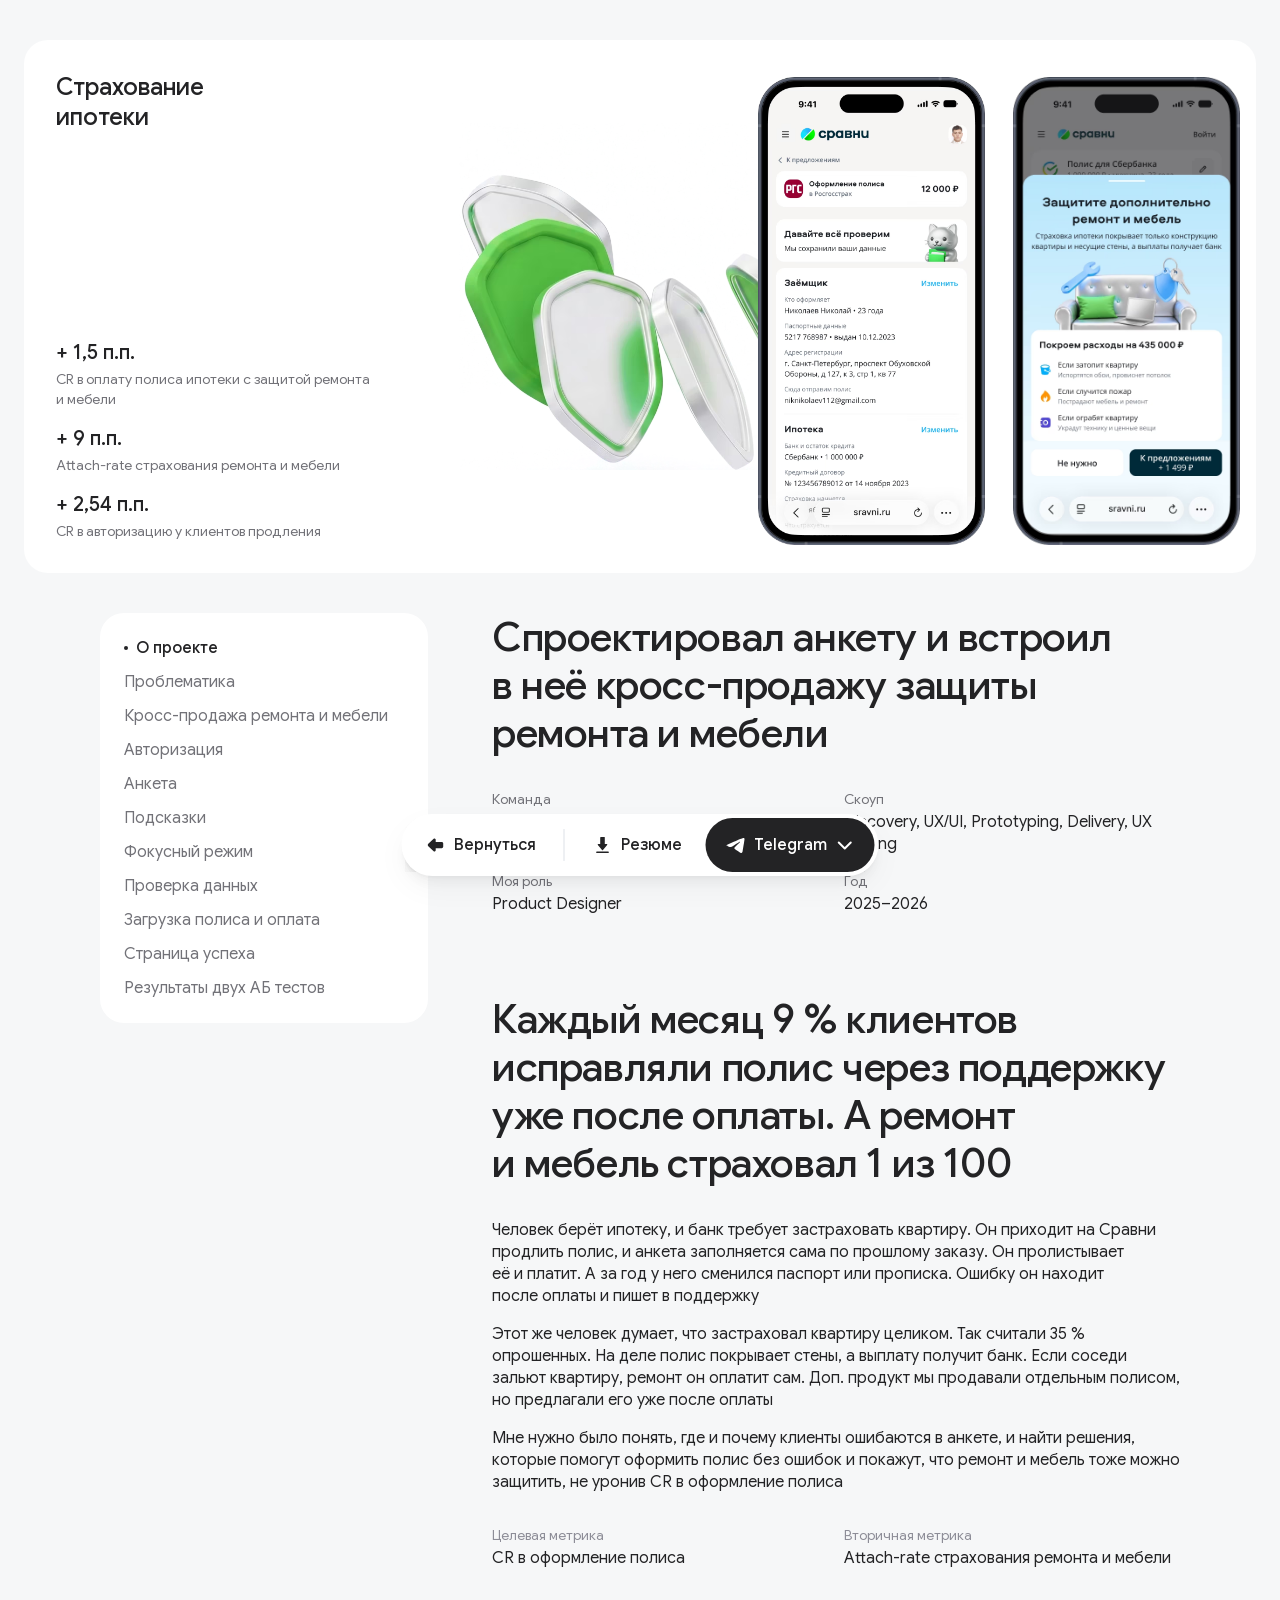
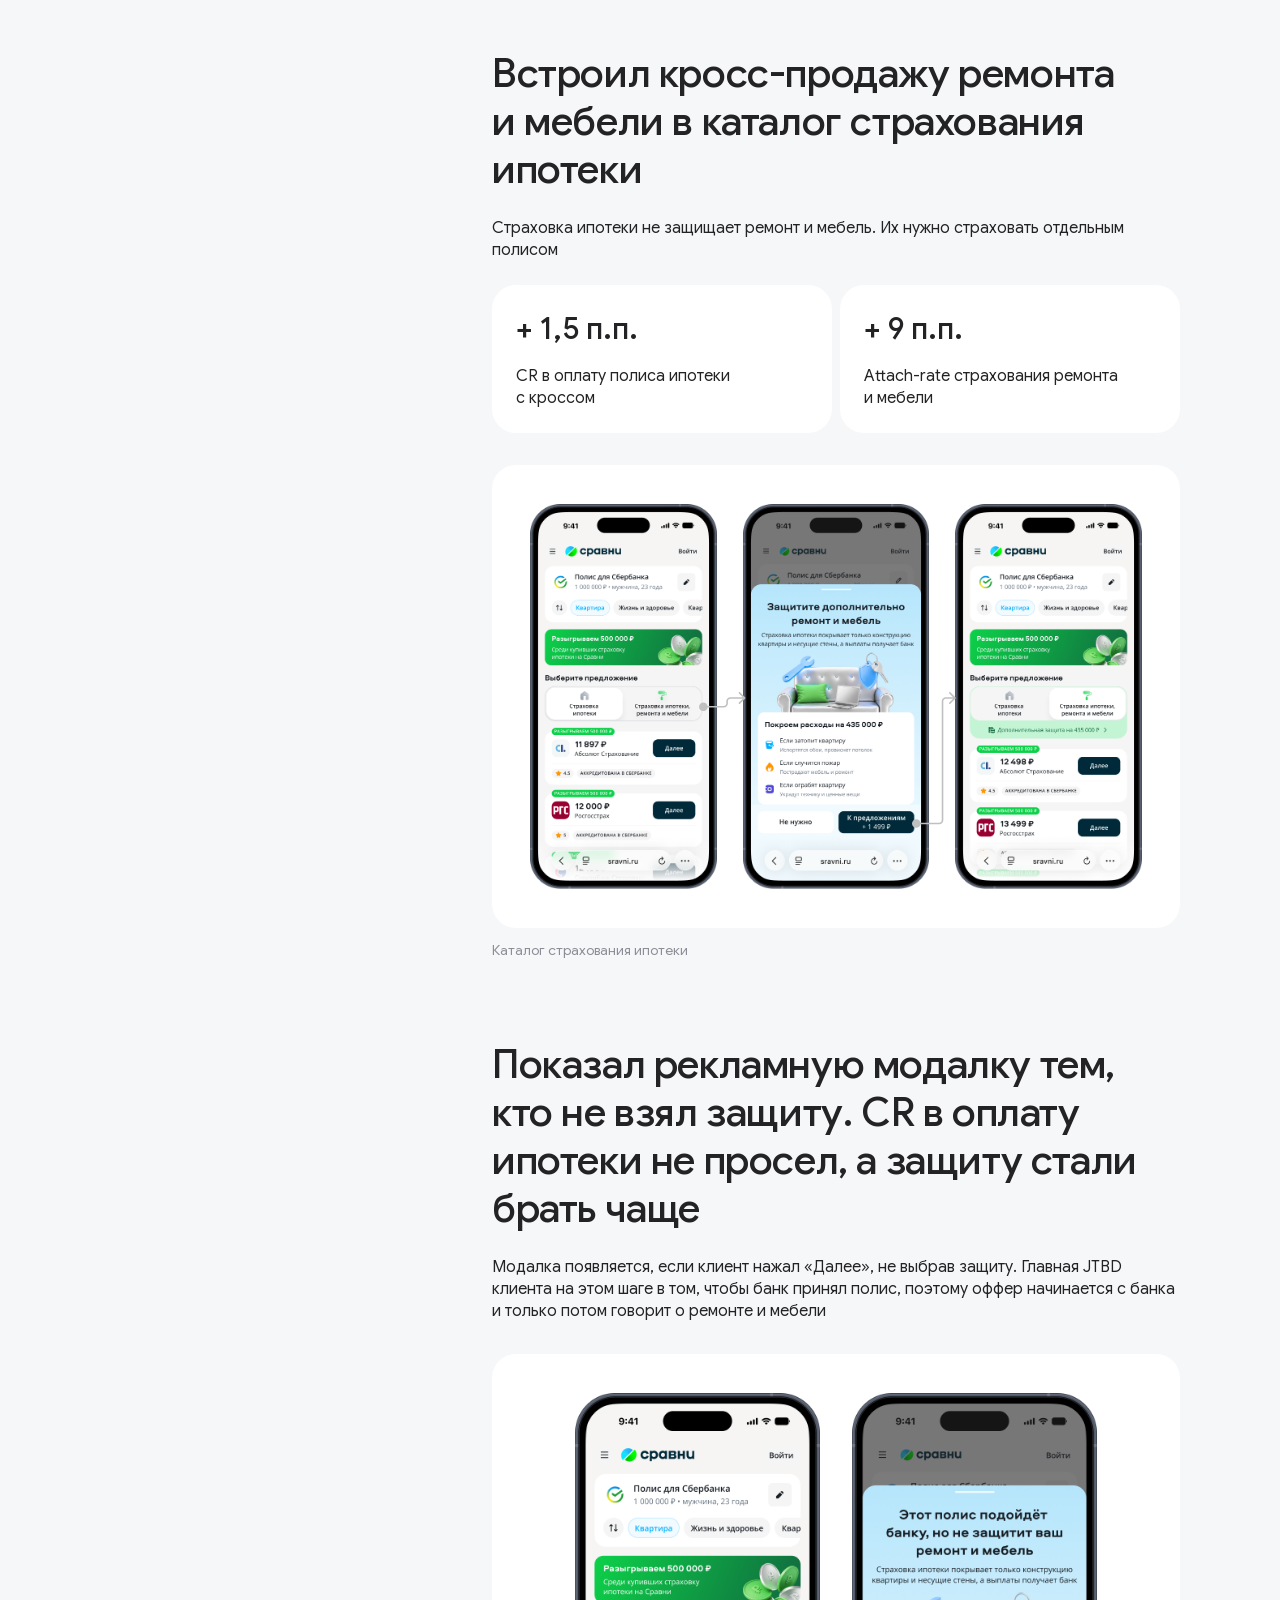
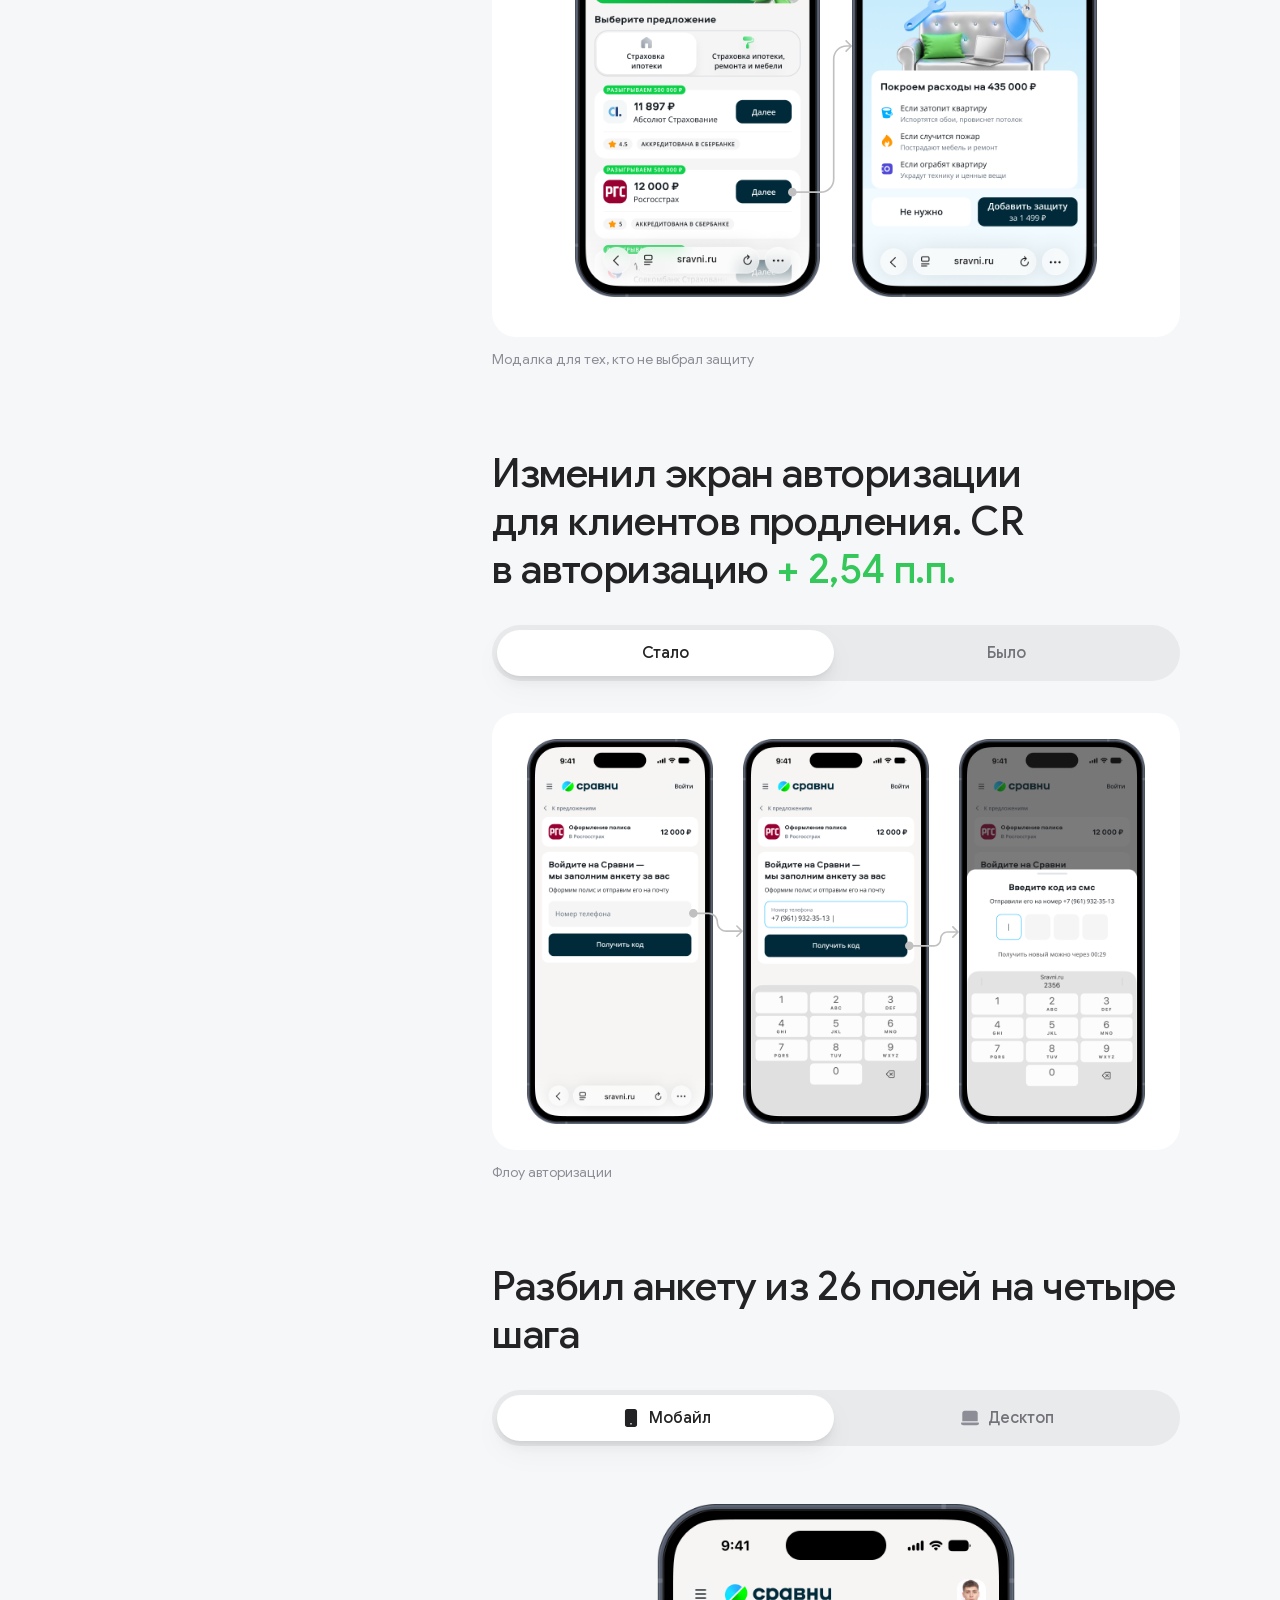
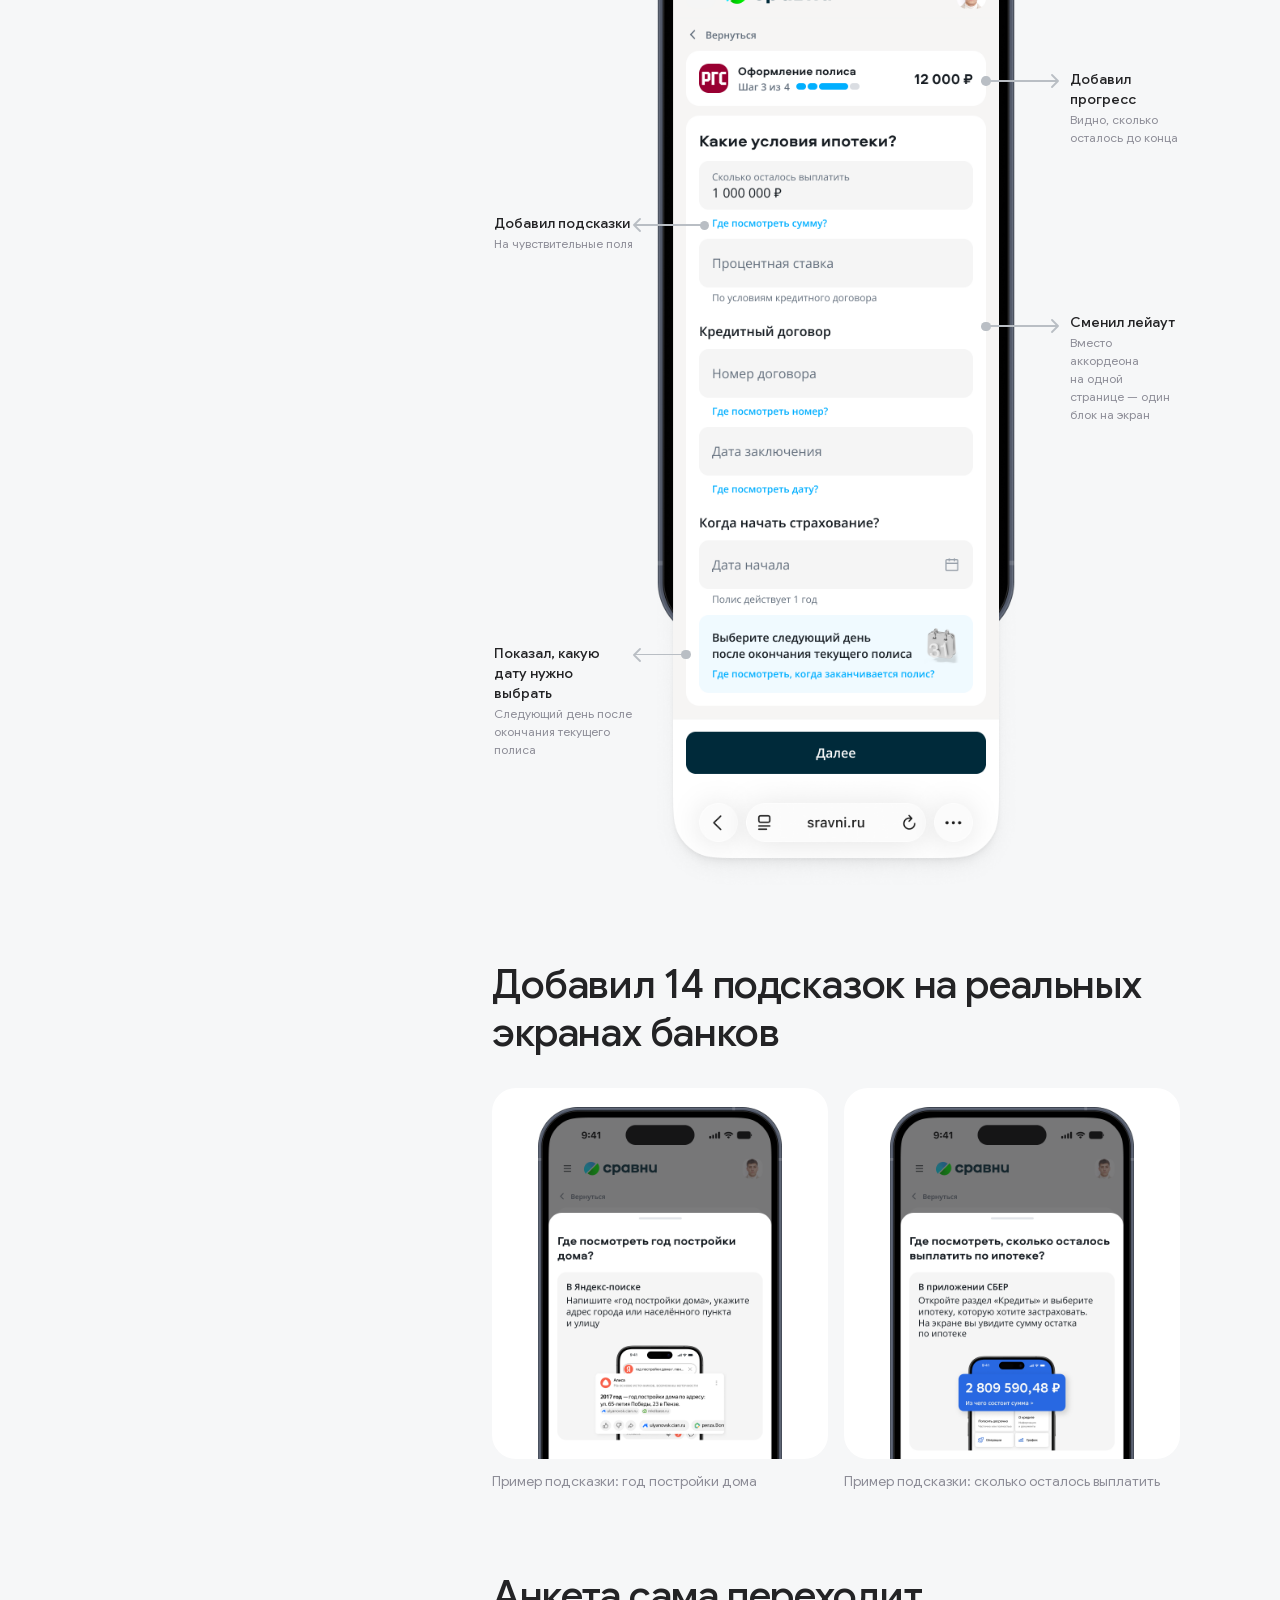
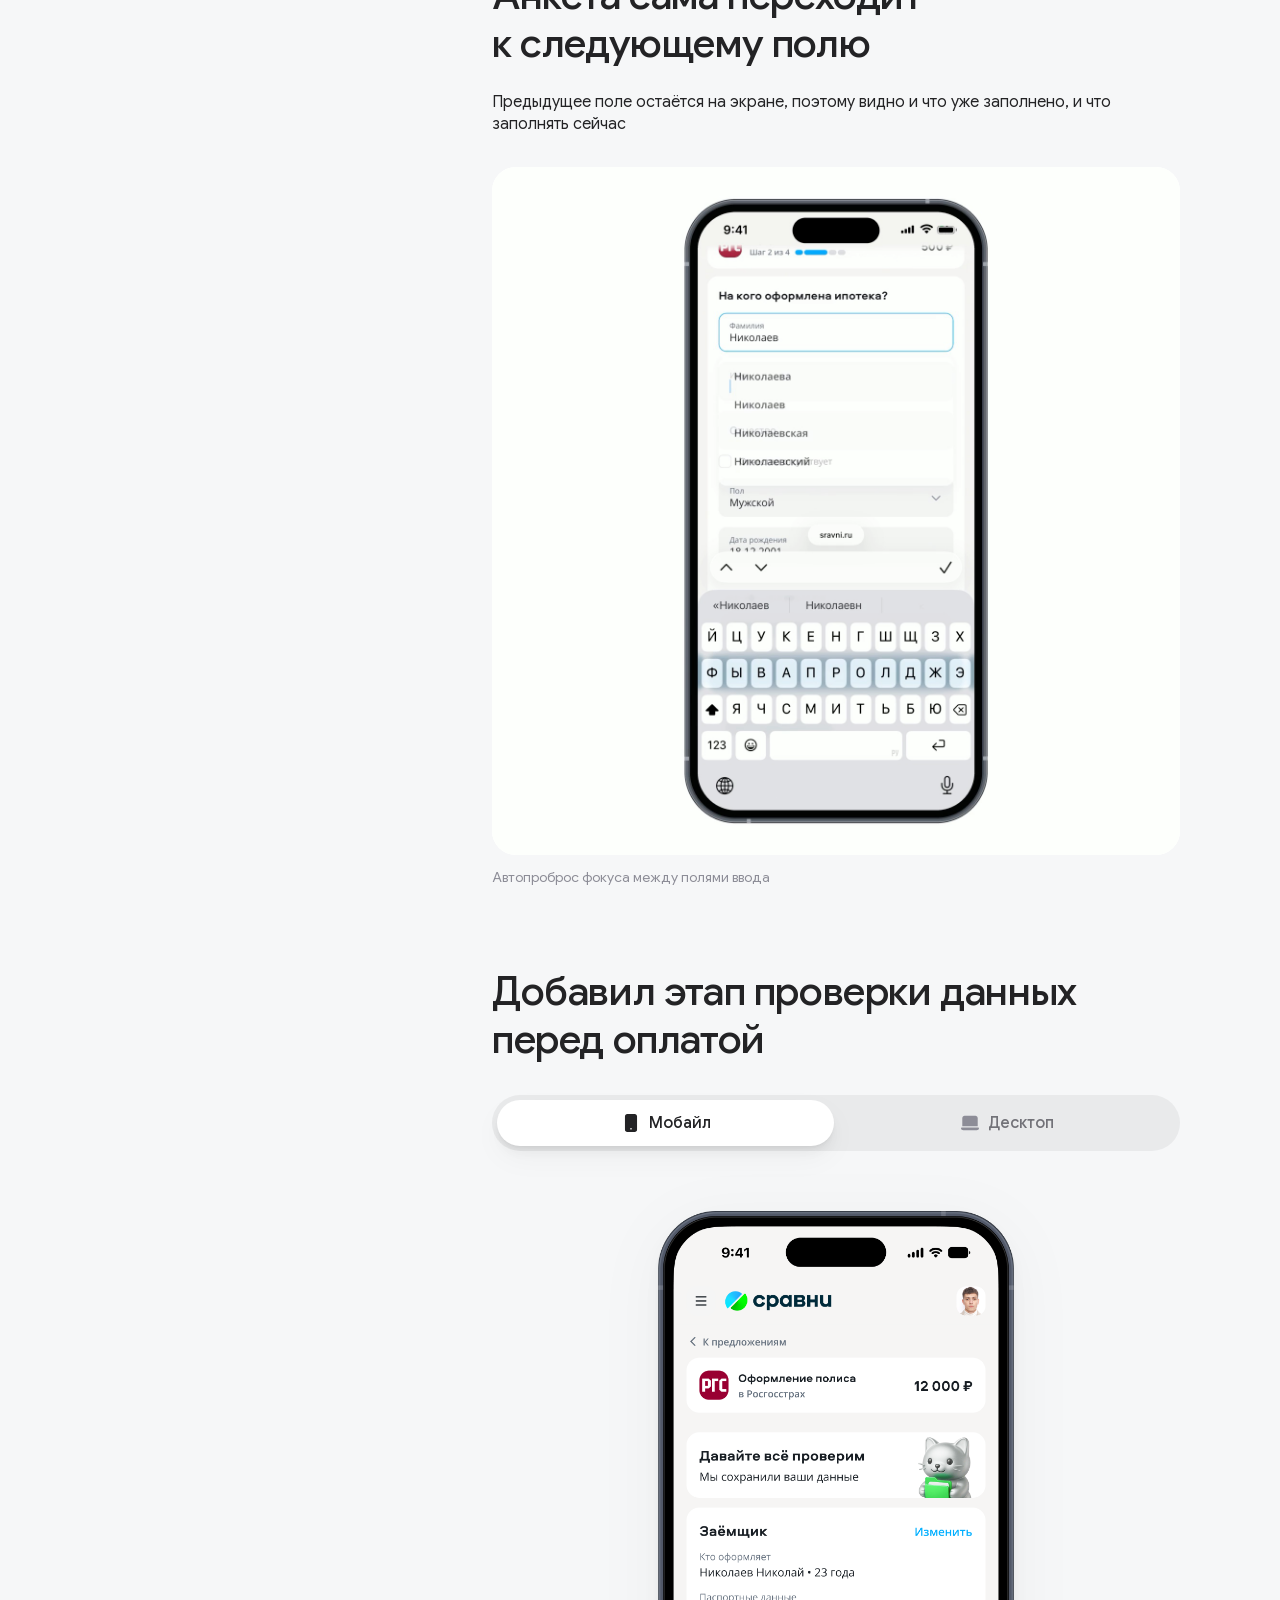
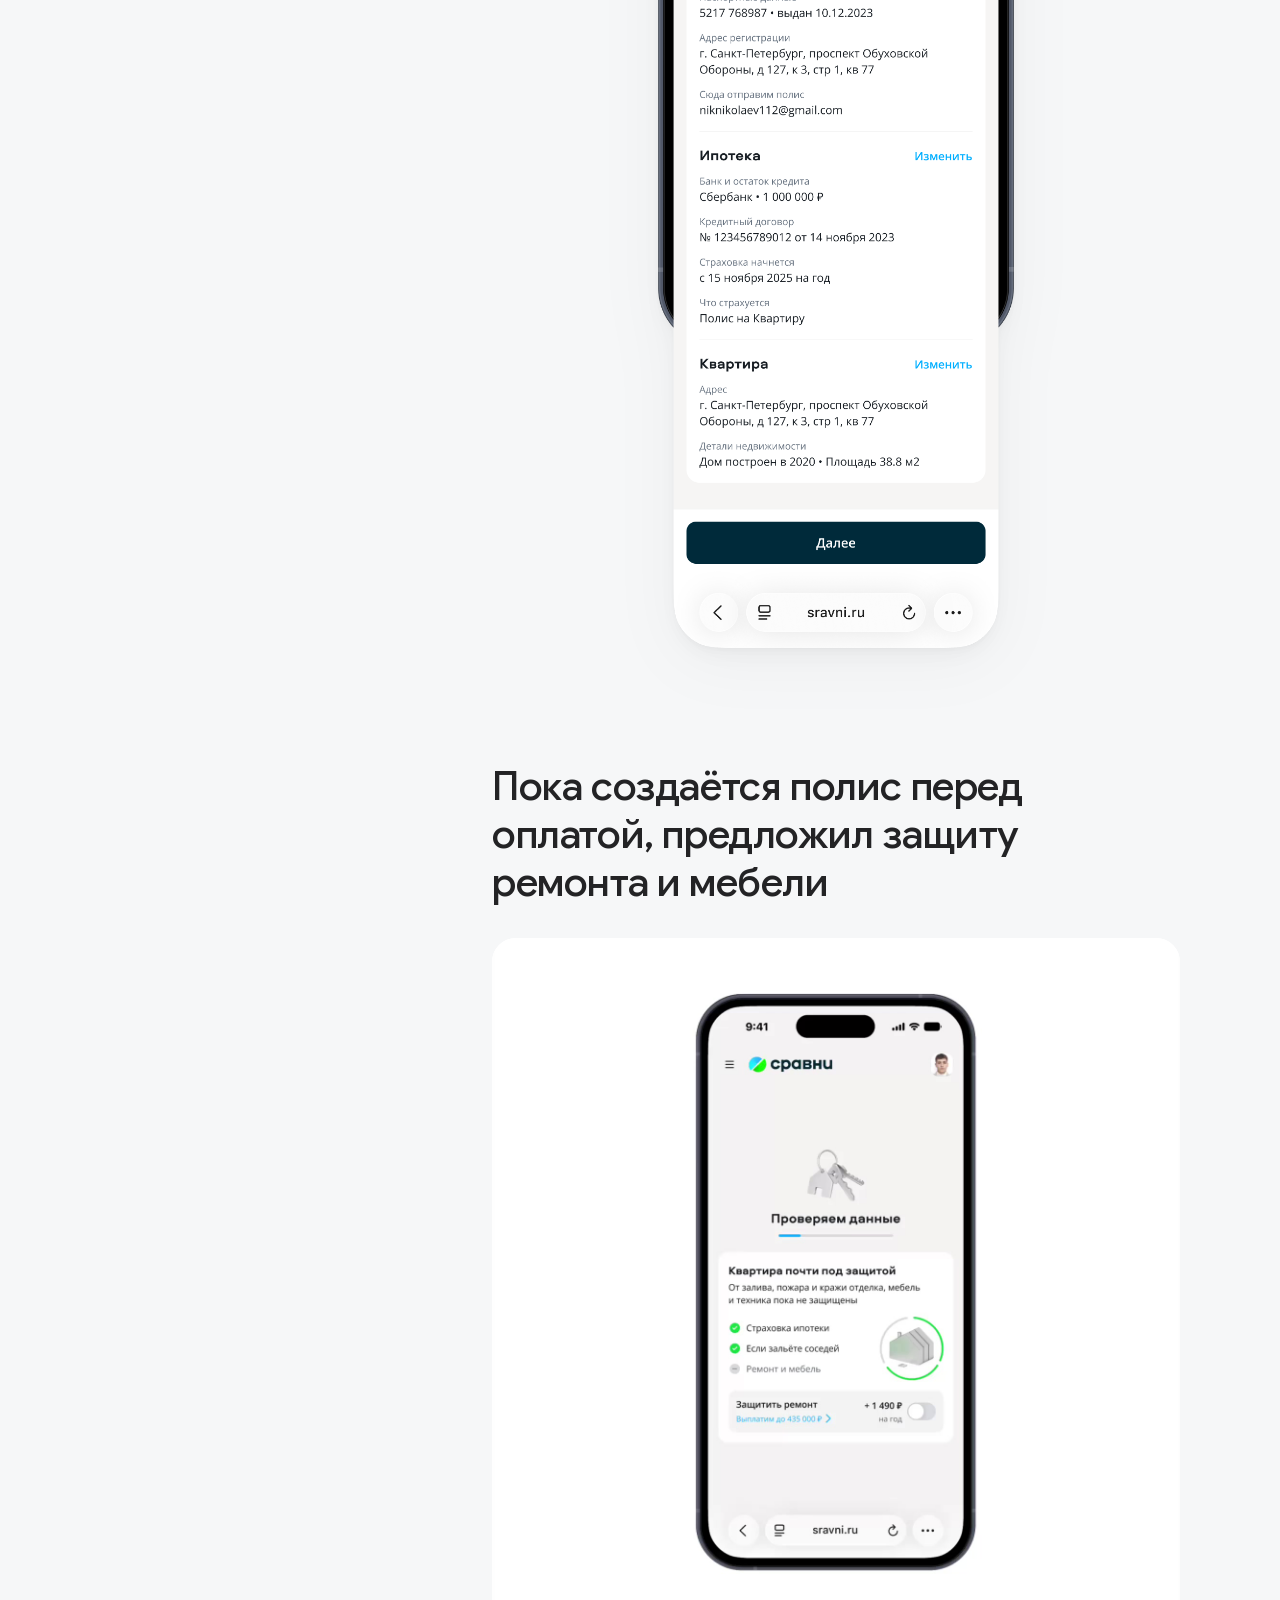
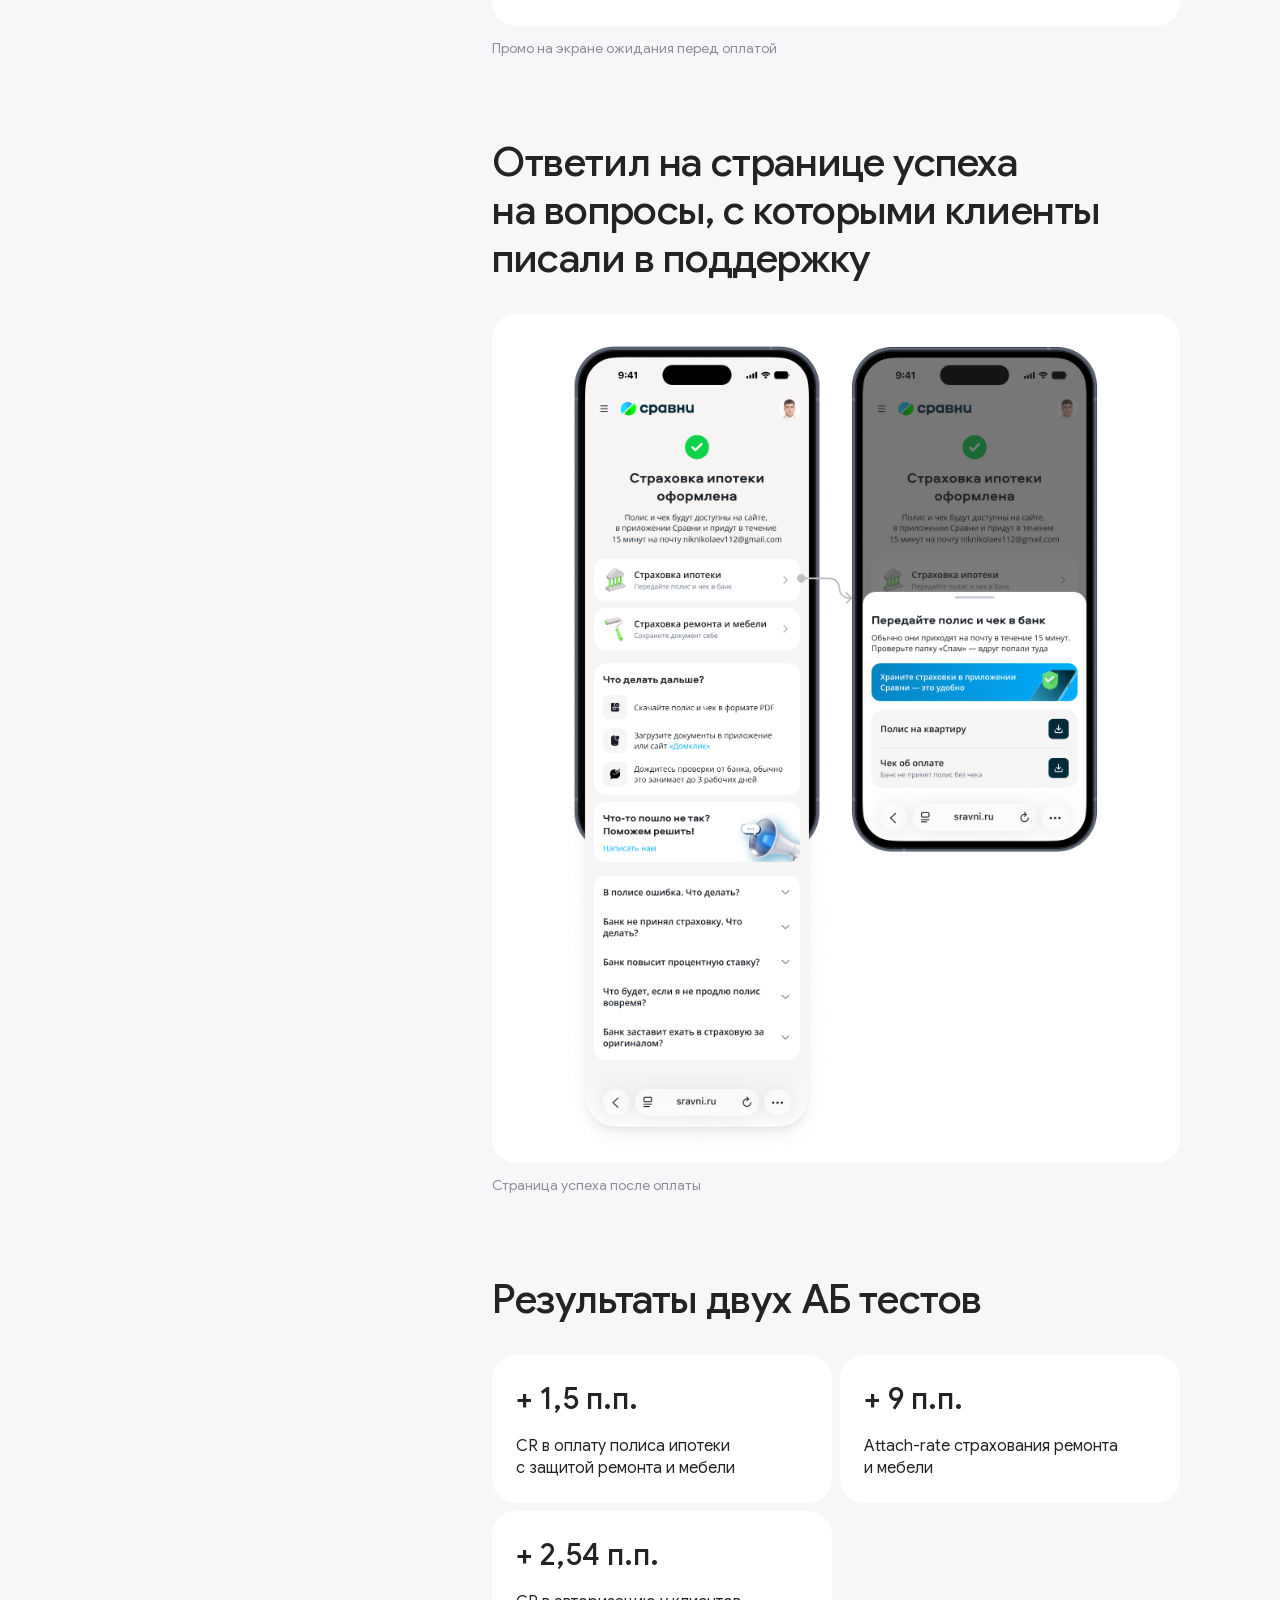
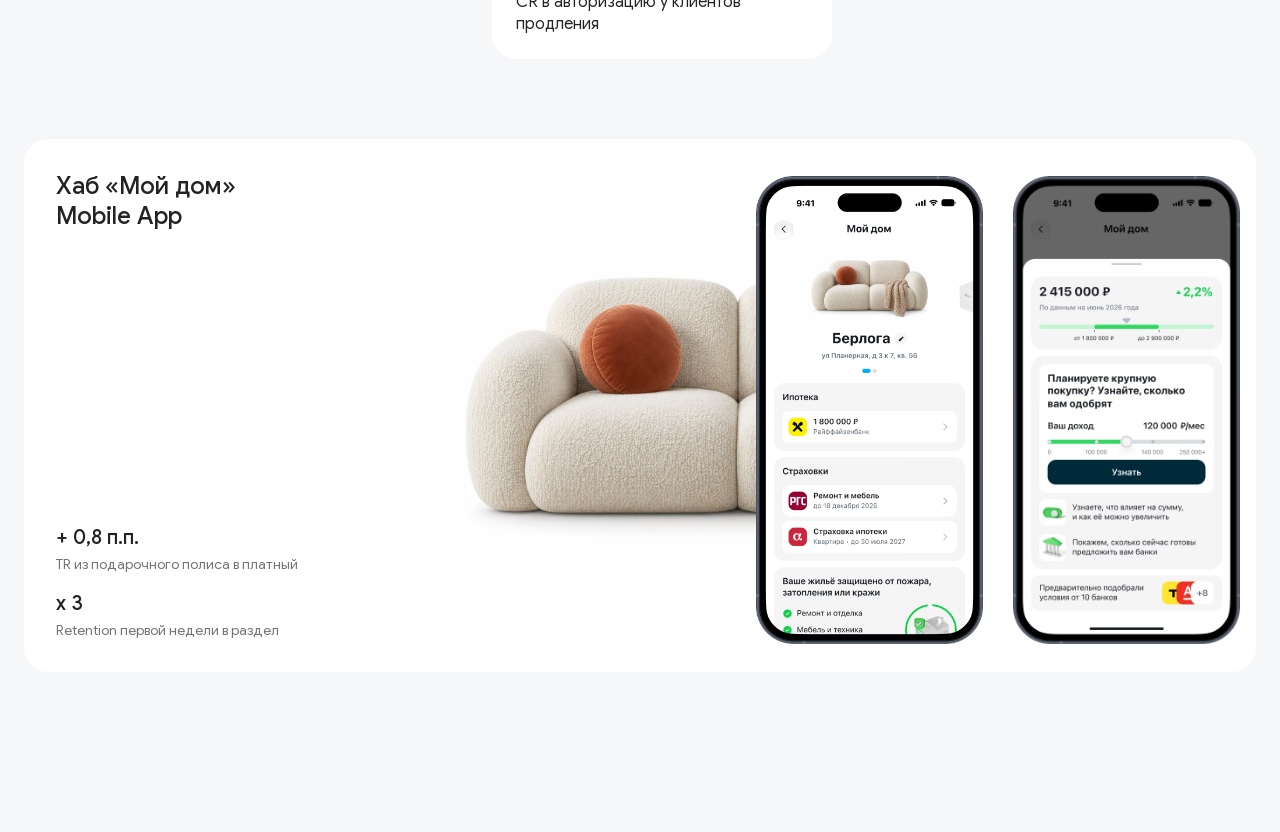
<file: case-ipoteka.html>
<!DOCTYPE html>
<html lang="ru">
<head>
<meta charset="utf-8">
<meta name="viewport" content="width=device-width, initial-scale=1, viewport-fit=cover">
<title>Страхование ипотеки</title>
<link rel="icon" href="assets/icons/favicon.svg" type="image/svg+xml">
<link rel="icon" href="assets/icons/favicon-32.png" sizes="32x32" type="image/png">
<link rel="apple-touch-icon" href="assets/icons/apple-touch-icon.png">
<!-- Превью ссылки в Telegram, VK, Slack. og:image и og:url — полными адресами, иначе мессенджеры не покажут картинку -->
<meta name="description" content="Проектирую web и mobile app интерфейсы 5 лет. Сам провожу интервью с пользователями. В Сравни поднял локальную дизайн-систему с нуля и пересобрал старую с дизайн-командой. Работаю в Claude и Higgsfield">
<meta property="og:type" content="website">
<meta property="og:title" content="Страхование ипотеки">
<meta property="og:description" content="Проектирую web и mobile app интерфейсы 5 лет. Сам провожу интервью с пользователями. В Сравни поднял локальную дизайн-систему с нуля и пересобрал старую с дизайн-командой. Работаю в Claude и Higgsfield">
<meta property="og:url" content="https://niknikolaev.ru/case-ipoteka.html">
<meta property="og:image" content="https://niknikolaev.ru/assets/site-service/og.jpg">
<meta property="og:image:width" content="1200">
<meta property="og:image:height" content="630">
<meta name="twitter:card" content="summary_large_image">
<link rel="preload" href="assets/fonts/google-sans-cyrillic.woff2" as="font" type="font/woff2" crossorigin>
<link rel="stylesheet" href="css/fonts.css?v=2026-11-02g">
<link rel="stylesheet" href="css/tokens.css?v=2026-11-05c">
<link rel="stylesheet" href="css/base.css?v=2026-11-02g">
<link rel="stylesheet" href="css/components.css?v=2026-11-02g">
<link rel="stylesheet" href="css/showcase.css?v=2026-11-02h">
<link rel="stylesheet" href="css/case.css?v=2026-11-02k">
<!-- Yandex.Metrika counter (только на niknikolaev.ru и запасной копии *.github.io: локальные просмотры не попадают в статистику) -->
<script type="text/javascript">
  if (/(^|\.)niknikolaev\.ru$|\.github\.io$/.test(location.hostname)) {
    (function(m,e,t,r,i,k,a){
        m[i]=m[i]||function(){(m[i].a=m[i].a||[]).push(arguments)};
        m[i].l=1*new Date();
        for (var j = 0; j < document.scripts.length; j++) {if (document.scripts[j].src === r) { return; }}
        k=e.createElement(t),a=e.getElementsByTagName(t)[0],k.async=1,k.src=r,a.parentNode.insertBefore(k,a)
    })(window, document,'script','https://mc.yandex.ru/metrika/tag.js?id=113790440', 'ym');

    ym(113790440, 'init', {ssr:true, webvisor:true, clickmap:true, ecommerce:"dataLayer", referrer: document.referrer, url: location.href, accurateTrackBounce:true, trackLinks:true});
  }
</script>
<noscript><div><img src="https://mc.yandex.ru/watch/113790440" style="position:absolute; left:-9999px;" alt="" /></div></noscript>
<!-- /Yandex.Metrika counter -->
</head>
<body class="case">

<!-- ================= Парящее меню (Figma 485:39357) ================= -->
<nav class="floatbar" aria-label="Разделы сайта">
    <div class="floatbar__group floatbar__group--burger">
      <button class="btn btn--icon floatbar__burger" type="button" aria-expanded="false" aria-controls="site-menu" aria-label="Меню"><svg class="btn__icon" viewBox="0 0 20 20" fill="currentColor" aria-hidden="true"><path fill-rule="evenodd" clip-rule="evenodd" d="M2.5 4.16634C2.5 3.70611 2.8731 3.33301 3.33333 3.33301H16.6667C17.1269 3.33301 17.5 3.70611 17.5 4.16634C17.5 4.62658 17.1269 4.99967 16.6667 4.99967H3.33333C2.8731 4.99967 2.5 4.62657 2.5 4.16634Z"/><path fill-rule="evenodd" clip-rule="evenodd" d="M2.5 10.0003C2.5 9.54008 2.8731 9.16699 3.33333 9.16699H16.6667C17.1269 9.16699 17.5 9.54008 17.5 10.0003C17.5 10.4606 17.1269 10.8337 16.6667 10.8337H3.33333C2.8731 10.8337 2.5 10.4606 2.5 10.0003Z"/><path fill-rule="evenodd" clip-rule="evenodd" d="M2.5 15.8333C2.5 15.3731 2.8731 15 3.33333 15H16.6667C17.1269 15 17.5 15.3731 17.5 15.8333C17.5 16.2936 17.1269 16.6667 16.6667 16.6667H3.33333C2.8731 16.6667 2.5 16.2936 2.5 15.8333Z"/></svg></button>
    </div>
    <div class="floatbar__group floatbar__group--nav">
      <a class="btn floatbar__back" href="index.html" data-back><svg class="btn__icon" viewBox="0 0 20 20" fill="currentColor" aria-hidden="true"><path d="M17.7013 11.8159L17.7087 11.667V8.33366C17.7087 7.52824 17.0557 6.87533 16.2503 6.87533H10.2087V4.76513C10.2086 4.13171 9.72699 3.61099 9.10999 3.5485L8.98549 3.54199C8.71533 3.54199 8.45358 3.6312 8.24088 3.79427L8.15299 3.86914L2.79737 8.84233C2.47531 9.14133 2.29199 9.56083 2.29199 10.0003C2.29199 10.4398 2.47531 10.8593 2.79737 11.1583L8.15299 16.1315C8.37924 16.3417 8.67674 16.4587 8.98549 16.4587C9.66099 16.4586 10.2086 15.911 10.2087 15.2355V13.1253H16.2503C17.0055 13.1253 17.6267 12.5514 17.7013 11.8159Z"/></svg><span>Вернуться</span></a>
    </div>
    <span class="floatbar__sep" aria-hidden="true"></span>
    <!-- component:floatbar-actions -->
    <div class="floatbar__group floatbar__group--actions">
          <a class="btn" href="resume/" target="_blank" rel="noopener" data-goal="resume"><svg class="btn__icon" viewBox="0 0 20 20" fill="currentColor" aria-hidden="true"><path d="M11.7895 1.88721L11.6666 1.875H8.33328C7.98812 1.875 7.70829 2.15483 7.70829 2.5V8.95833H5.83329C5.59078 8.95833 5.36975 9.09842 5.26688 9.318C5.16403 9.53767 5.1979 9.79742 5.35315 9.98375L9.51986 14.9837C9.63853 15.1261 9.81453 15.2083 9.99994 15.2083C10.1854 15.2083 10.3614 15.1261 10.4801 14.9837L14.6468 9.98375C14.802 9.79742 14.8351 9.53767 14.7322 9.318C14.6293 9.09858 14.409 8.95833 14.1666 8.95833H12.2916V2.5C12.2916 2.33424 12.2257 2.17532 12.1085 2.05811C12.0207 1.97029 11.9095 1.91127 11.7895 1.88721Z"/><path d="M15.6254 16.458C16.0856 16.458 16.4587 16.8311 16.4587 17.2913C16.4587 17.7516 16.0856 18.1247 15.6254 18.1247H4.37533C3.91509 18.1247 3.54199 17.7516 3.54199 17.2913C3.54199 16.8311 3.91509 16.458 4.37533 16.458H15.6254Z"/></svg><span>Резюме</span></a>
          <div class="tg" data-tg>
            <button class="btn btn--primary tg__btn" type="button" aria-haspopup="menu" aria-expanded="false" aria-controls="tg-menu"><svg class="btn__icon" viewBox="0 0 20 20" fill="currentColor" aria-hidden="true"><path fill-rule="evenodd" clip-rule="evenodd" d="M2.23741 9.42173C7.06923 7.31658 10.2912 5.92873 11.9033 5.25819C16.5063 3.34367 17.4627 3.0111 18.0861 3.00012C18.2232 2.9977 18.5298 3.03168 18.7284 3.19282C18.8961 3.32888 18.9422 3.51268 18.9643 3.64168C18.9864 3.77068 19.0139 4.06455 18.992 4.29417C18.7426 6.915 17.6633 13.2751 17.1142 16.2105C16.8818 17.4525 16.4244 17.869 15.9815 17.9097C15.0189 17.9983 14.288 17.2736 13.3558 16.6625C11.897 15.7063 11.0729 15.111 9.65691 14.1779C8.02048 13.0995 9.08131 12.5068 10.0139 11.5382C10.258 11.2847 14.4988 7.42729 14.5809 7.07736C14.5912 7.0336 14.6007 6.87046 14.5038 6.78432C14.4069 6.69818 14.2639 6.72764 14.1606 6.75107C14.0143 6.78427 11.6839 8.32459 7.16938 11.372C6.5079 11.8263 5.90875 12.0476 5.37193 12.036C4.78013 12.0232 3.64175 11.7014 2.79548 11.4263C1.75749 11.0889 0.932524 10.9105 1.00436 10.3374C1.04178 10.039 1.45279 9.73374 2.23741 9.42173Z"/></svg><span>Telegram</span><svg class="btn__icon tg__chev" viewBox="0 0 20 20" fill="none" stroke="currentColor" stroke-width="2" stroke-linecap="round" stroke-linejoin="round" aria-hidden="true"><path d="M4.25 7.5L10.25 13.5L16.25 7.5"/></svg></button>
            <div class="tg__menu" id="tg-menu" role="menu" aria-label="Telegram" hidden>
              <button class="tg__item tg__copy" type="button" role="menuitem" data-tg-copy="Николаев Николай, Product Designer&#10;https://t.me/niknikstd">
                <span class="tg__ico" aria-hidden="true"><svg viewBox="0 0 20 20"><g class="tg__link"><path fill="currentColor" fill-rule="evenodd" clip-rule="evenodd" d="M13.174 9.326C11.8835 8.03547 9.81075 8.00327 8.48175 9.22942C8.14345 9.54142 7.61624 9.52025 7.30417 9.18192C6.9921 8.84367 7.01333 8.31646 7.35161 8.00438C9.33533 6.17428 12.4271 6.22197 14.3526 8.14745C16.3269 10.1218 16.3269 13.3229 14.3526 15.2973L11.964 17.6858C9.98958 19.6602 6.78851 19.6602 4.81412 17.6858C2.83973 15.7115 2.83973 12.5104 4.81412 10.536L5.20107 10.149C5.52652 9.82358 6.05415 9.82358 6.37959 10.1491C6.70502 10.4745 6.70502 11.0021 6.37958 11.3276L5.99263 11.7145C4.66913 13.038 4.66913 15.1838 5.99263 16.5073C7.31614 17.8308 9.462 17.8308 10.7855 16.5073L13.174 14.1188C14.4976 12.7953 14.4976 10.6495 13.174 9.326Z"/><path fill="currentColor" fill-rule="evenodd" clip-rule="evenodd" d="M14.0073 3.49263C12.6838 2.16913 10.538 2.16913 9.2145 3.49263L6.82597 5.88118C5.50246 7.20469 5.50246 9.3505 6.82597 10.674C8.11646 11.9645 10.1892 11.9968 11.5182 10.7706C11.8566 10.4586 12.3837 10.4798 12.6958 10.8181C13.0079 11.1563 12.9867 11.6835 12.6484 11.9956C10.6647 13.8258 7.57293 13.778 5.64746 11.8526C3.67307 9.87817 3.67307 6.67705 5.64746 4.70267L8.036 2.31412C10.0104 0.339737 13.2115 0.339737 15.1859 2.31412C17.1602 4.28851 17.1602 7.48962 15.1859 9.464L14.7989 9.85092C14.4735 10.1764 13.9458 10.1764 13.6204 9.85092C13.295 9.5255 13.295 8.99792 13.6204 8.67242L14.0073 8.28548C15.3309 6.96198 15.3309 4.81614 14.0073 3.49263Z"/></g><g class="tg__done"><circle class="tg__disc" cx="9.79" cy="9.79" r="8.96"/><path class="tg__tick" d="M6.46 9.79L8.96 12.29L13.13 7.29"/></g><g class="tg__fail"><circle class="tg__disc" cx="9.79" cy="9.79" r="8.96"/><path class="tg__bang" d="M9.79 5.6V10.6"/><circle class="tg__dot" cx="9.79" cy="13.7" r="1.05"/></g></svg></span>
                <span class="tg__labels">
                  <span class="tg__label tg__label--idle">Скопировать ссылку</span>
                  <span class="tg__label tg__label--done" aria-hidden="true">Скопировано</span>
                  <span class="tg__label tg__label--fail" aria-hidden="true">Не&nbsp;скопировалось</span>
                </span>
              </button>
              <p class="tg__manual"><span>Скопируйте вручную: <span class="tg__url">t.me/niknikstd</span></span></p>
              <a class="tg__item" href="https://t.me/niknikstd" target="_blank" rel="noopener" role="menuitem" data-goal="contact contact_open"><svg class="btn__icon" viewBox="0 0 20 20" fill="currentColor" aria-hidden="true"><path fill-rule="evenodd" clip-rule="evenodd" d="M2.23741 9.42173C7.06923 7.31658 10.2912 5.92873 11.9033 5.25819C16.5063 3.34367 17.4627 3.0111 18.0861 3.00012C18.2232 2.9977 18.5298 3.03168 18.7284 3.19282C18.8961 3.32888 18.9422 3.51268 18.9643 3.64168C18.9864 3.77068 19.0139 4.06455 18.992 4.29417C18.7426 6.915 17.6633 13.2751 17.1142 16.2105C16.8818 17.4525 16.4244 17.869 15.9815 17.9097C15.0189 17.9983 14.288 17.2736 13.3558 16.6625C11.897 15.7063 11.0729 15.111 9.65691 14.1779C8.02048 13.0995 9.08131 12.5068 10.0139 11.5382C10.258 11.2847 14.4988 7.42729 14.5809 7.07736C14.5912 7.0336 14.6007 6.87046 14.5038 6.78432C14.4069 6.69818 14.2639 6.72764 14.1606 6.75107C14.0143 6.78427 11.6839 8.32459 7.16938 11.372C6.5079 11.8263 5.90875 12.0476 5.37193 12.036C4.78013 12.0232 3.64175 11.7014 2.79548 11.4263C1.75749 11.0889 0.932524 10.9105 1.00436 10.3374C1.04178 10.039 1.45279 9.73374 2.23741 9.42173Z"/></svg><span>Перейти в&nbsp;профиль</span></a>
              <span class="visually-hidden" aria-live="polite" data-tg-status></span>
            </div>
          </div>
        </div>
    <!-- /component:floatbar-actions -->

    <!-- Меню на телефоне (Figma 517:39835): вырастает из бургера -->
    <div class="menu-pop" id="site-menu" inert>
      <ul class="menu-pop__links">
        <li class="menu-pop__item" style="--i:0"><a class="menu-pop__link" href="index.html#cases">Кейсы</a></li>
      </ul>
      <div class="menu-pop__contact menu-pop__item" style="--i:1">
        <p class="menu-pop__label t-xs">почта для&nbsp;связи</p>
        <a class="menu-pop__mail t-small" href="mailto:niknikolaev112@gmail.com">niknikolaev112@gmail.com</a>
      </div>
    </div>
</nav>

<main class="page">

  <!-- ================= Обложка ================= -->
  <header class="cover">
    <div class="show" style="--zone:380">
      <div class="show__text">
        <h1 class="show__title t-sub-xl">Страхование ипотеки</h1>
        <div class="show__stats"><div class="show__stat"><p class="show__value t-sub-l">+&nbsp;1,5&nbsp;п.п.</p><p class="show__label t-small">CR в&nbsp;оплату полиса ипотеки с&nbsp;защитой ремонта и&nbsp;мебели</p></div><div class="show__stat"><p class="show__value t-sub-l">+&nbsp;9&nbsp;п.п.</p><p class="show__label t-small">Attach-rate страхования ремонта и&nbsp;мебели</p></div><div class="show__stat"><p class="show__value t-sub-l">+&nbsp;2,54&nbsp;п.п.</p><p class="show__label t-small">CR в&nbsp;авторизацию у&nbsp;клиентов продления</p></div></div>
      </div>
      <div class="show__media" style="--sw:1012;--sh:600;--pr:957">
        <div class="show__stage">
          <div class="show__item show__art" style="--x:63;--y:85;--w:591;--h:397;--mw:83%" aria-hidden="true"><picture><source srcset="assets/cards/shields-cover.avif" type="image/avif"><img src="assets/cards/shields-cover.png" alt="" decoding="async"></picture></div><div class="show__item show__phone" style="--x:405;--y:32;--w:260;--h:536"><picture><source srcset="assets/cards/ipoteka-check.avif" type="image/avif"><img src="assets/cards/ipoteka-check.png" alt="Проверка данных перед оплатой полиса ипотеки" decoding="async"></picture></div><div class="show__item show__phone" style="--x:697;--y:32;--w:260;--h:536"><picture><source srcset="assets/cards/ipoteka-cross.avif" type="image/avif"><img src="assets/cards/ipoteka-cross.png" alt="Предложение защитить ремонт и&nbsp;мебель" decoding="async"></picture></div>
        </div>
      </div>
    </div>
  </header>

  <!-- ================= Тело кейса ================= -->
  <div class="case-body">

    <nav class="case-nav" aria-label="Разделы кейса">
      <ul class="case-nav__list">
            <li><a class="case-nav__link" href="#about" aria-current="true">О&nbsp;проекте</a></li>
            <li><a class="case-nav__link" href="#problem">Проблематика</a></li>
            <li><a class="case-nav__link" href="#cross">Кросс-продажа ремонта и&nbsp;мебели</a></li>
            <li><a class="case-nav__link" href="#auth">Авторизация</a></li>
            <li><a class="case-nav__link" href="#anketa">Анкета</a></li>
            <li><a class="case-nav__link" href="#hints">Подсказки</a></li>
            <li><a class="case-nav__link" href="#focus">Фокусный режим</a></li>
            <li><a class="case-nav__link" href="#check">Проверка данных</a></li>
            <li><a class="case-nav__link" href="#payment">Загрузка полиса и&nbsp;оплата</a></li>
            <li><a class="case-nav__link" href="#success">Страница успеха</a></li>
            <li><a class="case-nav__link" href="#ab">Результаты двух АБ тестов</a></li>
      </ul>
    </nav>

    <div class="case-main">

      <!-- 00 О проекте: что сделал и с кем -->
      <section class="chapter" id="about">
        <div class="block project-about">
          <p class="project-about__lead t-h2">Спроектировал анкету и&nbsp;встроил в&nbsp;неё&nbsp;кросс-продажу защиты ремонта и&nbsp;мебели</p>
          <div class="facts">
          <div class="fact-pair"><p class="fact-pair__label t-small">Команда</p><p class="t-text">CPO, Product Owner, CRM Marketer, UX Research, Analytics, Developers</p></div>
          <div class="fact-pair"><p class="fact-pair__label t-small">Скоуп</p><p class="t-text">Discovery, UX/UI, Prototyping, Delivery, UX Testing</p></div>
          <div class="fact-pair"><p class="fact-pair__label t-small">Моя роль</p><p class="t-text">Product Designer</p></div>
          <div class="fact-pair"><p class="fact-pair__label t-small">Год</p><p class="t-text">2025–2026</p></div>
          </div>
        </div>
      </section>

      <!-- 01 Проблематика -->
      <section class="chapter" id="problem">
        <div class="block">
          <h2 class="t-h2">Каждый месяц 9&nbsp;% клиентов исправляли полис через&nbsp;поддержку уже&nbsp;после&nbsp;оплаты. А&nbsp;ремонт и&nbsp;мебель страховал 1&nbsp;из&nbsp;100</h2>
          <div class="block__text block__text--narrow">
            <p class="t-text">Человек берёт ипотеку, и&nbsp;банк требует застраховать квартиру. Он&nbsp;приходит на&nbsp;Сравни продлить полис, и&nbsp;анкета заполняется сама по&nbsp;прошлому заказу. Он&nbsp;пролистывает её&nbsp;и&nbsp;платит. А&nbsp;за&nbsp;год&nbsp;у&nbsp;него сменился паспорт или&nbsp;прописка. Ошибку он&nbsp;находит после&nbsp;оплаты и&nbsp;пишет в&nbsp;поддержку</p>
            <p class="t-text">Этот&nbsp;же&nbsp;человек думает, что&nbsp;застраховал квартиру целиком. Так&nbsp;считали 35&nbsp;% опрошенных. На&nbsp;деле полис покрывает стены, а&nbsp;выплату получит банк. Если&nbsp;соседи зальют квартиру, ремонт он&nbsp;оплатит&nbsp;сам. Доп.&nbsp;продукт мы&nbsp;продавали отдельным полисом, но&nbsp;предлагали его&nbsp;уже&nbsp;после&nbsp;оплаты</p>
            <p class="t-text">Мне&nbsp;нужно было понять, где&nbsp;и&nbsp;почему клиенты ошибаются в&nbsp;анкете, и&nbsp;найти решения, которые помогут оформить полис без&nbsp;ошибок и&nbsp;покажут, что&nbsp;ремонт и&nbsp;мебель тоже&nbsp;можно защитить, не&nbsp;уронив CR в&nbsp;оформление полиса</p>
          </div>
          <div class="facts facts--metrics">
            <div class="fact-pair"><p class="fact-pair__label fact-pair__label--soft t-small">Целевая метрика</p><p class="t-text">CR в&nbsp;оформление полиса</p></div>
            <div class="fact-pair"><p class="fact-pair__label fact-pair__label--soft t-small">Вторичная метрика</p><p class="t-text">Attach-rate страхования ремонта и&nbsp;мебели</p></div>
          </div>
        </div>
      </section>

      <!-- 02 Кросс-продажа ремонта и мебели -->
      <section class="chapter" id="cross">
        <div class="block">
          <div class="block__head">
            <h2 class="t-h2">Встроил кросс-продажу ремонта и&nbsp;мебели в&nbsp;каталог страхования ипотеки</h2>
            <p class="t-text">Страховка ипотеки не&nbsp;защищает ремонт и&nbsp;мебель. Их&nbsp;нужно страховать отдельным полисом</p>
            <div class="stat-cards stat-cards--2"><div class="stat-card"><p class="stat-card__value">+&nbsp;1,5&nbsp;п.п.</p><p class="stat-card__label t-text">CR в&nbsp;оплату полиса ипотеки с&nbsp;кроссом</p></div><div class="stat-card"><p class="stat-card__value">+&nbsp;9&nbsp;п.п.</p><p class="stat-card__label t-text">Attach-rate страхования ремонта и&nbsp;мебели</p></div></div>
          </div>
          <figure class="figure">
            <div class="plate" style="--pw:848;--ph:570"><div class="slot slot--phone" style="--x:47;--y:48;--w:230;--h:474" data-file="cross-1.png" data-size="460×948"><img src="assets/case-ipoteka/cross-1.png" alt="Каталог страхования ипотеки, шаг 1" loading="lazy"></div><div class="slot slot--phone" style="--x:309;--y:48;--w:230;--h:474" data-file="cross-2.png" data-size="460×948"><img src="assets/case-ipoteka/cross-2.png" alt="Каталог страхования ипотеки, шаг 2" loading="lazy"></div><div class="slot slot--phone" style="--x:571;--y:48;--w:230;--h:474" data-file="cross-3.png" data-size="460×948"><img src="assets/case-ipoteka/cross-3.png" alt="Каталог страхования ипотеки, шаг 3" loading="lazy"></div><svg class="connector" style="--x:255.1;--y:278.8;--w:58;--h:24" aria-hidden="true" focusable="false" viewBox="0 0 58 24" fill="none"><path d="M0.000650883 18.2213C0.000650883 21.1668 2.38847 23.5546 5.33398 23.5546C8.2795 23.5546 10.6673 21.1668 10.6673 18.2213C10.6673 15.2758 8.2795 12.888 5.33398 12.888C2.38847 12.888 0.000650883 15.2758 0.000650883 18.2213ZM56.9691 8.07136C57.3597 7.68084 57.3597 7.04768 56.9691 6.65715L50.6052 0.29319C50.2147 -0.0973344 49.5815 -0.0973344 49.191 0.29319C48.8004 0.683714 48.8004 1.31688 49.191 1.7074L54.8478 7.36426L49.191 13.0211C48.8004 13.4116 48.8004 14.0448 49.191 14.4353C49.5815 14.8259 50.2147 14.8259 50.6052 14.4353L56.9691 8.07136ZM5.33398 18.2213V19.2213H30.6253V18.2213V17.2213H5.33398V18.2213ZM34.6253 14.2213H35.6253V11.3643H34.6253H33.6253V14.2213H34.6253ZM38.6253 7.36426V8.36426H56.262V7.36426V6.36426H38.6253V7.36426ZM34.6253 11.3643H35.6253C35.6253 9.70741 36.9685 8.36426 38.6253 8.36426V7.36426V6.36426C35.8639 6.36426 33.6253 8.60284 33.6253 11.3643H34.6253ZM30.6253 18.2213V19.2213C33.3867 19.2213 35.6253 16.9827 35.6253 14.2213H34.6253H33.6253C33.6253 15.8781 32.2822 17.2213 30.6253 17.2213V18.2213Z" fill="currentColor"/></svg><svg class="connector" style="--x:517.1;--y:278.8;--w:55;--h:168" aria-hidden="true" focusable="false" viewBox="0 0 55 168" fill="none"><path d="M0.000650883 162.154C0.000650883 165.1 2.38847 167.488 5.33398 167.488C8.2795 167.488 10.6673 165.1 10.6673 162.154C10.6673 159.209 8.2795 156.821 5.33398 156.821C2.38847 156.821 0.000650883 159.209 0.000650883 162.154ZM53.7346 8.07136C54.1251 7.68084 54.1251 7.04768 53.7346 6.65715L47.3707 0.29319C46.9801 -0.0973344 46.347 -0.0973344 45.9564 0.29319C45.5659 0.683714 45.5659 1.31688 45.9564 1.7074L51.6133 7.36426L45.9564 13.0211C45.5659 13.4116 45.5659 14.0448 45.9564 14.4353C46.347 14.8259 46.9801 14.8259 47.3707 14.4353L53.7346 8.07136ZM5.33398 162.154V163.154H33.6291V162.154V161.154H5.33398V162.154ZM37.6291 158.154H38.6291V11.3643H37.6291H36.6291V158.154H37.6291ZM41.6291 7.36426V8.36426H53.0275V7.36426V6.36426H41.6291V7.36426ZM37.6291 11.3643H38.6291C38.6291 9.70741 39.9722 8.36426 41.6291 8.36426V7.36426V6.36426C38.8676 6.36426 36.6291 8.60284 36.6291 11.3643H37.6291ZM33.6291 162.154V163.154C36.3905 163.154 38.6291 160.916 38.6291 158.154H37.6291H36.6291C36.6291 159.811 35.2859 161.154 33.6291 161.154V162.154Z" fill="currentColor"/></svg></div>
            <figcaption class="cap">Каталог страхования ипотеки</figcaption>
          </figure>
        </div>

        <div class="block">
          <div class="block__head">
            <h2 class="t-h2">Показал рекламную модалку тем, кто&nbsp;не&nbsp;взял защиту. CR в&nbsp;оплату ипотеки не&nbsp;просел, а&nbsp;защиту стали брать чаще</h2>
            <p class="t-text">Модалка появляется, если&nbsp;клиент нажал «Далее», не&nbsp;выбрав защиту. Главная JTBD клиента на&nbsp;этом шаге в&nbsp;том, чтобы&nbsp;банк принял полис, поэтому оффер начинается с&nbsp;банка и&nbsp;только потом говорит о&nbsp;ремонте и&nbsp;мебели</p>
          </div>
          <figure class="figure">
            <div class="plate" style="--pw:848;--ph:719"><div class="slot slot--phone" style="--x:102;--y:48;--w:302;--h:622" data-file="modal-1.png" data-size="604×1246"><img src="assets/case-ipoteka/modal-1.png" alt="Шаг без выбранной защиты" loading="lazy"></div><div class="slot slot--phone" style="--x:444;--y:48;--w:302;--h:622" data-file="modal-2.png" data-size="604×1246"><img src="assets/case-ipoteka/modal-2.png" alt="Рекламная модалка защиты ремонта и мебели" loading="lazy"></div><svg class="connector" style="--x:365.4;--y:353.3;--w:80;--h:193" aria-hidden="true" focusable="false" viewBox="0 0 80 193" fill="none"><path d="M0.000650883 187.554C0.000650883 190.5 2.38847 192.887 5.33398 192.887C8.2795 192.887 10.6673 190.5 10.6673 187.554C10.6673 184.609 8.2795 182.221 5.33398 182.221C2.38847 182.221 0.000650883 184.609 0.000650883 187.554ZM78.7276 8.07136C79.1181 7.68084 79.1181 7.04768 78.7276 6.65715L72.3637 0.29319C71.9731 -0.0973344 71.34 -0.0973344 70.9494 0.29319C70.5589 0.683714 70.5589 1.31688 70.9494 1.7074L76.6063 7.36426L70.9494 13.0211C70.5589 13.4116 70.5589 14.0448 70.9494 14.4353C71.34 14.8259 71.9731 14.8259 72.3637 14.4353L78.7276 8.07136ZM5.33398 187.554V188.554H40.3408V187.554V186.554H5.33398V187.554ZM56.3408 171.554H57.3408V23.3642H56.3408H55.3408V171.554H56.3408ZM72.3408 7.36426V8.36426H78.0205V7.36426V6.36426H72.3408V7.36426ZM56.3408 23.3642H57.3408C57.3408 15.08 64.0565 8.36426 72.3408 8.36426V7.36426V6.36426C62.952 6.36426 55.3408 13.9754 55.3408 23.3642H56.3408ZM40.3408 187.554V188.554C49.7297 188.554 57.3408 180.943 57.3408 171.554H56.3408H55.3408C55.3408 179.838 48.6251 186.554 40.3408 186.554V187.554Z" fill="currentColor"/></svg></div>
            <figcaption class="cap">Модалка для&nbsp;тех, кто не&nbsp;выбрал защиту</figcaption>
          </figure>
        </div>
      </section>

      <!-- 03 Авторизация -->
      <section class="chapter" id="auth">
        <div class="block">
          <div class="block__head">
            <h2 class="t-h2">Изменил экран авторизации для&nbsp;клиентов продления. CR в&nbsp;авторизацию <span class="metric-up">+&nbsp;2,54&nbsp;п.п.</span></h2>
          </div>
          <div class="compare compare--loose">
            <div class="segment" data-value="after" role="group" aria-label="Авторизация: стало и было">
              <button class="segment__btn" type="button" data-value="after" aria-pressed="true"><span>Стало</span></button>
              <button class="segment__btn" type="button" data-value="before" aria-pressed="false"><span>Было</span></button>
            </div>
            <div class="compare__panes">
              <div class="compare__pane is-active" data-value="after"><figure class="figure">
            <div class="plate" style="--pw:848;--ph:538"><div class="slot slot--phone" style="--x:43;--y:32;--w:230;--h:474" data-file="auth-after-1.png" data-size="460×948"><img src="assets/case-ipoteka/auth-after-1.png" alt="Авторизация, стало, шаг 1" loading="lazy"></div><div class="slot slot--phone" style="--x:309;--y:32;--w:230;--h:474" data-file="auth-after-2.png" data-size="460×948"><img src="assets/case-ipoteka/auth-after-2.png" alt="Авторизация, стало, шаг 2" loading="lazy"></div><div class="slot slot--phone" style="--x:575;--y:32;--w:230;--h:474" data-file="auth-after-3.png" data-size="460×948"><img src="assets/case-ipoteka/auth-after-3.png" alt="Авторизация, стало, шаг 3" loading="lazy"></div><svg class="connector" style="--x:242.9;--y:240.9;--w:67;--h:35" aria-hidden="true" focusable="false" viewBox="0 0 67 35" fill="none"><path d="M0.000650883 5.33301C0.000650883 8.27853 2.38847 10.6663 5.33398 10.6663C8.2795 10.6663 10.6673 8.27853 10.6673 5.33301C10.6673 2.38749 8.2795 -0.00032568 5.33398 -0.00032568C2.38847 -0.00032568 0.000650883 2.38749 0.000650883 5.33301ZM66.0995 28C66.49 27.6095 66.49 26.9763 66.0995 26.5858L59.7356 20.2218C59.345 19.8313 58.7119 19.8313 58.3213 20.2218C57.9308 20.6124 57.9308 21.2455 58.3213 21.636L63.9782 27.2929L58.3213 32.9498C57.9308 33.3403 57.9308 33.9734 58.3213 34.364C58.7119 34.7545 59.345 34.7545 59.7356 34.364L66.0995 28ZM5.33398 5.33301V6.33301H24.0121V5.33301V4.33301H5.33398V5.33301ZM45.972 27.2929V28.2929H65.3924V27.2929V26.2929H45.972V27.2929ZM34.992 16.313H33.992C33.992 22.9293 39.3556 28.2929 45.972 28.2929V27.2929V26.2929C40.4602 26.2929 35.992 21.8247 35.992 16.313H34.992ZM24.0121 5.33301V6.33301C29.5238 6.33301 33.992 10.8012 33.992 16.313H34.992H35.992C35.992 9.69661 30.6284 4.33301 24.0121 4.33301V5.33301Z" fill="currentColor"/></svg><svg class="connector" style="--x:508.8;--y:262.9;--w:67;--h:30" aria-hidden="true" focusable="false" viewBox="0 0 67 30" fill="none"><path d="M0.000650883 24.4954C0.000650883 27.4409 2.38847 29.8287 5.33398 29.8287C8.2795 29.8287 10.6673 27.4409 10.6673 24.4954C10.6673 21.5498 8.2795 19.162 5.33398 19.162C2.38847 19.162 0.000650883 21.5498 0.000650883 24.4954ZM66.0995 8.07136C66.49 7.68084 66.49 7.04768 66.0995 6.65715L59.7356 0.29319C59.345 -0.0973344 58.7119 -0.0973344 58.3213 0.29319C57.9308 0.683714 57.9308 1.31688 58.3213 1.7074L63.9782 7.36426L58.3213 13.0211C57.9308 13.4116 57.9308 14.0448 58.3213 14.4353C58.7119 14.8259 59.345 14.8259 59.7356 14.4353L66.0995 8.07136ZM5.33398 24.4954V25.4954H35.4284V24.4954V23.4954H5.33398V24.4954ZM52.5595 7.36426V8.36426H65.3924V7.36426V6.36426H52.5595V7.36426ZM43.994 15.9298H44.994C44.994 11.7515 48.3812 8.36426 52.5595 8.36426V7.36426V6.36426C47.2766 6.36426 42.994 10.6469 42.994 15.9298H43.994ZM35.4284 24.4954V25.4954C40.7113 25.4954 44.994 21.2127 44.994 15.9298H43.994H42.994C42.994 20.1082 39.6068 23.4954 35.4284 23.4954V24.4954Z" fill="currentColor"/></svg></div>
            <figcaption class="cap">Флоу авторизации</figcaption>
          </figure></div>
              <div class="compare__pane" data-value="before"><figure class="figure">
            <div class="plate plate--wide" style="--pw:848;--ph:538"><div class="slot" style="--x:0;--y:0;--w:848;--h:538" data-file="auth-before.png" data-size="1696×1076"><img src="assets/case-ipoteka/auth-before.png" alt="Авторизация, было" loading="lazy"></div></div>
            <figcaption class="cap">Флоу авторизации</figcaption>
          </figure></div>
            </div>
          </div>
        </div>
      </section>

      <!-- 04 Анкета -->
      <section class="chapter" id="anketa">
        <div class="block">
          <h2 class="t-h2">Разбил анкету из&nbsp;26&nbsp;полей на&nbsp;четыре шага</h2>
          <div class="compare compare--loose">
            <div class="segment" data-value="mobile" role="group" aria-label="Анкета: мобайл и десктоп">
              <button class="segment__btn" type="button" data-value="mobile" aria-pressed="true"><svg class="segment__icon" viewBox="0 0 20 20" fill="currentColor" aria-hidden="true"><path d="M13.7507 1.04199C15.0163 1.04199 16.0423 2.06801 16.0423 3.33366V16.667C16.0423 17.9327 15.0163 18.9587 13.7507 18.9587H6.25065C4.985 18.9587 3.95898 17.9327 3.95898 16.667V3.33366C3.95898 2.06801 4.985 1.04199 6.25065 1.04199H13.7507ZM10.0007 15.0003C9.5404 15.0003 9.16732 15.3734 9.16732 15.8337C9.16732 16.2939 9.5404 16.667 10.0007 16.667C10.4609 16.667 10.834 16.2939 10.834 15.8337C10.834 15.3734 10.4609 15.0003 10.0007 15.0003Z"/></svg><span>Мобайл</span></button>
              <button class="segment__btn" type="button" data-value="desktop" aria-pressed="false"><svg class="segment__icon" viewBox="0 0 20 20" fill="currentColor" aria-hidden="true"><path d="M18.9577 15C18.9577 14.6548 18.6779 14.375 18.3327 14.375H17.7077H16.4577H3.54102H2.29102H1.66602C1.32083 14.375 1.04102 14.6548 1.04102 15V15.5558C1.04112 16.1365 1.39433 16.5857 1.80762 16.8612C2.22532 17.1396 2.76628 17.2917 3.33268 17.2917H16.666C17.2324 17.2917 17.7734 17.1396 18.191 16.8612C18.6044 16.5857 18.9575 16.1365 18.9577 15.5558V15Z"/><path fill-rule="evenodd" clip-rule="evenodd" d="M2.29102 13.333H17.7077V4.99967C17.7077 3.73402 16.6816 2.70801 15.416 2.70801H4.58268C3.31702 2.70801 2.29102 3.73402 2.29102 4.99967V13.333Z"/></svg><span>Десктоп</span></button>
            </div>
            <div class="compare__panes">
              <div class="compare__pane is-active" data-value="mobile"><div class="plate plate--bare" style="--pw:848;--ph:1235"><div class="slot" style="--x:192;--y:32;--w:464;--h:1220" data-file="anketa-mobile.png" data-size="928×2440"><img src="assets/case-ipoteka/anketa-mobile.png" alt="Анкета на телефоне" loading="lazy"></div><div class="annot annot--right" style="--x:713;--y:236;--w:136;--len:89;--gap:15;--ly:11"><span class="annot__line" aria-hidden="true"></span><p class="annot__title">Добавил прогресс</p><p class="annot__text">Видно, сколько осталось до&nbsp;конца</p></div><div class="annot annot--left" style="--x:3;--y:414;--w:172;--len:87;--gap:0;--ly:11"><span class="annot__line" aria-hidden="true"></span><p class="annot__title">Добавил подсказки</p><p class="annot__text">На&nbsp;чувствительные поля</p></div><div class="annot annot--right" style="--x:713;--y:536;--w:136;--len:89;--gap:15;--ly:13"><span class="annot__line" aria-hidden="true"></span><p class="annot__title">Сменил лейаут</p><p class="annot__text">Вместо аккордеона на&nbsp;одной странице&nbsp;— один блок на&nbsp;экран</p></div><div class="annot annot--left" style="--x:3;--y:943;--w:172;--len:64;--gap:0;--ly:11"><span class="annot__line" aria-hidden="true"></span><p class="annot__title">Показал, какую дату нужно выбрать</p><p class="annot__text">Следующий день после окончания текущего полиса</p></div></div></div>
              <div class="compare__pane" data-value="desktop"><div class="plate plate--window" style="--pw:848;--ph:718"><div class="slot" style="--x:0;--y:0;--w:848;--h:718" data-file="anketa-desktop.png" data-size="1696×1436"><img src="assets/case-ipoteka/anketa-desktop.png" alt="Анкета на десктопе" loading="lazy"></div></div></div>
            </div>
          </div>
        </div>
      </section>

      <!-- 05 Подсказки -->
      <section class="chapter" id="hints">
        <div class="block">
          <h2 class="t-h2">Добавил 14&nbsp;подсказок на&nbsp;реальных экранах банков</h2>
          <div class="pair">
            <figure class="figure">
            <div class="plate" style="--pw:416;--ph:460"><div class="slot slot--phone slot--cut" style="--x:57;--y:24;--w:302;--h:623;--vh:436" data-file="hint-year.png" data-size="604×1246"><img src="assets/case-ipoteka/hint-year.png" alt="Подсказка: год постройки дома" loading="lazy"></div></div>
            <figcaption class="cap">Пример подсказки: год постройки дома</figcaption>
          </figure>
            <figure class="figure">
            <div class="plate" style="--pw:416;--ph:460"><div class="slot slot--phone slot--cut" style="--x:57;--y:24;--w:302;--h:623;--vh:436" data-file="hint-debt.png" data-size="604×1246"><img src="assets/case-ipoteka/hint-debt.png" alt="Подсказка: сколько осталось выплатить" loading="lazy"></div></div>
            <figcaption class="cap">Пример подсказки: сколько осталось выплатить</figcaption>
          </figure>
          </div>
        </div>
      </section>

      <!-- 06 Фокусный режим -->
      <section class="chapter" id="focus">
        <div class="block">
          <div class="block__head">
            <h2 class="t-h2">Анкета сама переходит к&nbsp;следующему полю</h2>
            <p class="t-text">Предыдущее поле остаётся на&nbsp;экране, поэтому видно и&nbsp;что уже заполнено, и&nbsp;что заполнять сейчас</p>
          </div>
          <figure class="figure">
            <div class="video video--plate is-empty" data-file="focus.mp4" data-size="1440×1440">
              <video class="video__el" muted loop playsinline preload="none" poster="assets/case-ipoteka/focus-poster.jpg" data-src="assets/case-ipoteka/focus.mp4" data-autoplay-in-view aria-label="Автопроброс фокуса между полями ввода"></video>
              <button class="video__toggle" type="button" aria-label="Воспроизвести"></button>
            </div>
            <figcaption class="cap">Автопроброс фокуса между полями ввода</figcaption>
          </figure>
        </div>
      </section>

      <!-- 07 Проверка данных -->
      <section class="chapter" id="check">
        <div class="block">
          <h2 class="t-h2">Добавил этап проверки данных перед оплатой</h2>
          <div class="compare compare--loose">
            <div class="segment" data-value="mobile" role="group" aria-label="Проверка данных: мобайл и десктоп">
              <button class="segment__btn" type="button" data-value="mobile" aria-pressed="true"><svg class="segment__icon" viewBox="0 0 20 20" fill="currentColor" aria-hidden="true"><path d="M13.7507 1.04199C15.0163 1.04199 16.0423 2.06801 16.0423 3.33366V16.667C16.0423 17.9327 15.0163 18.9587 13.7507 18.9587H6.25065C4.985 18.9587 3.95898 17.9327 3.95898 16.667V3.33366C3.95898 2.06801 4.985 1.04199 6.25065 1.04199H13.7507ZM10.0007 15.0003C9.5404 15.0003 9.16732 15.3734 9.16732 15.8337C9.16732 16.2939 9.5404 16.667 10.0007 16.667C10.4609 16.667 10.834 16.2939 10.834 15.8337C10.834 15.3734 10.4609 15.0003 10.0007 15.0003Z"/></svg><span>Мобайл</span></button>
              <button class="segment__btn" type="button" data-value="desktop" aria-pressed="false"><svg class="segment__icon" viewBox="0 0 20 20" fill="currentColor" aria-hidden="true"><path d="M18.9577 15C18.9577 14.6548 18.6779 14.375 18.3327 14.375H17.7077H16.4577H3.54102H2.29102H1.66602C1.32083 14.375 1.04102 14.6548 1.04102 15V15.5558C1.04112 16.1365 1.39433 16.5857 1.80762 16.8612C2.22532 17.1396 2.76628 17.2917 3.33268 17.2917H16.666C17.2324 17.2917 17.7734 17.1396 18.191 16.8612C18.6044 16.5857 18.9575 16.1365 18.9577 15.5558V15Z"/><path fill-rule="evenodd" clip-rule="evenodd" d="M2.29102 13.333H17.7077V4.99967C17.7077 3.73402 16.6816 2.70801 15.416 2.70801H4.58268C3.31702 2.70801 2.29102 3.73402 2.29102 4.99967V13.333Z"/></svg><span>Десктоп</span></button>
            </div>
            <div class="compare__panes">
              <div class="compare__pane is-active" data-value="mobile"><div class="plate plate--bare" style="--pw:848;--ph:1355"><div class="slot slot--shadow" style="--x:204;--y:32;--w:440;--h:1283" data-file="check-mobile.png" data-size="880×2566"><img src="assets/case-ipoteka/check-mobile.png" alt="Проверка данных на телефоне" loading="lazy"></div></div></div>
              <div class="compare__pane" data-value="desktop"><div class="plate plate--window" style="--pw:848;--ph:718"><div class="slot" style="--x:0;--y:0;--w:848;--h:718" data-file="check-desktop.png" data-size="1696×1436"><img src="assets/case-ipoteka/check-desktop.png" alt="Проверка данных на десктопе" loading="lazy"></div></div></div>
            </div>
          </div>
        </div>
      </section>

      <!-- 08 Загрузка полиса и оплата -->
      <section class="chapter" id="payment">
        <div class="block">
          <h2 class="t-h2">Пока создаётся полис перед оплатой, предложил защиту ремонта и&nbsp;мебели</h2>
          <figure class="figure">
            <div class="video video--plate is-empty" data-file="payment.mp4" data-size="1440×1440">
              <video class="video__el" muted loop playsinline preload="none" poster="assets/case-ipoteka/payment-poster.jpg" data-src="assets/case-ipoteka/payment.mp4" data-autoplay-in-view aria-label="Промо на экране ожидания перед оплатой"></video>
              <button class="video__toggle" type="button" aria-label="Воспроизвести"></button>
            </div>
            <figcaption class="cap">Промо на&nbsp;экране ожидания перед оплатой</figcaption>
          </figure>
        </div>
      </section>

      <!-- 09 Страница успеха -->
      <section class="chapter" id="success">
        <div class="block">
          <h2 class="t-h2">Ответил на&nbsp;странице успеха на&nbsp;вопросы, с&nbsp;которыми клиенты писали в&nbsp;поддержку</h2>
          <figure class="figure">
            <div class="plate" style="--pw:848;--ph:1046"><div class="slot" style="--x:84;--y:34;--w:338;--h:1010.5" data-file="success-1.png" data-size="676×2021"><img src="assets/case-ipoteka/success-1.png" alt="Страница успеха после оплаты" loading="lazy"></div><div class="slot slot--phone" style="--x:444;--y:40;--w:302;--h:623" data-file="success-2.png" data-size="604×1246"><img src="assets/case-ipoteka/success-2.png" alt="Страница успеха, ответы на вопросы" loading="lazy"></div><svg class="connector" style="--x:376.4;--y:320.5;--w:69;--h:38" aria-hidden="true" focusable="false" viewBox="0 0 69 38" fill="none"><path d="M0.000650883 5.33398C0.000650883 8.2795 2.38847 10.6673 5.33398 10.6673C8.2795 10.6673 10.6673 8.2795 10.6673 5.33398C10.6673 2.38847 8.2795 0.000650883 5.33398 0.000650883C2.38847 0.000650883 0.000650883 2.38847 0.000650883 5.33398ZM67.7428 30.4075C68.1333 30.017 68.1333 29.3838 67.7428 28.9933L61.3788 22.6293C60.9883 22.2388 60.3551 22.2388 59.9646 22.6293C59.5741 23.0198 59.5741 23.653 59.9646 24.0435L65.6215 29.7004L59.9646 35.3572C59.5741 35.7478 59.5741 36.3809 59.9646 36.7714C60.3551 37.162 60.9883 37.162 61.3788 36.7714L67.7428 30.4075ZM5.33398 5.33398V6.33398H40.1728V5.33398V4.33398H5.33398V5.33398ZM64.5392 29.7004V30.7004H67.0357V29.7004V28.7004H64.5392V29.7004ZM52.356 17.5172H51.356C51.356 24.7981 57.2583 30.7004 64.5392 30.7004V29.7004V28.7004C58.3629 28.7004 53.356 23.6935 53.356 17.5172H52.356ZM40.1728 5.33398V6.33398C46.3491 6.33398 51.356 11.3409 51.356 17.5172H52.356H53.356C53.356 10.2363 47.4537 4.33398 40.1728 4.33398V5.33398Z" fill="currentColor"/></svg></div>
            <figcaption class="cap">Страница успеха после оплаты</figcaption>
          </figure>
        </div>
      </section>

      <!-- 10 Результаты двух АБ тестов -->
      <section class="chapter" id="ab">
        <div class="block">
          <h2 class="t-h2">Результаты двух АБ тестов</h2>
          <div class="stat-cards stat-cards--2"><div class="stat-card"><p class="stat-card__value">+&nbsp;1,5&nbsp;п.п.</p><p class="stat-card__label t-text">CR в&nbsp;оплату полиса ипотеки с&nbsp;защитой ремонта и&nbsp;мебели</p></div><div class="stat-card"><p class="stat-card__value">+&nbsp;9&nbsp;п.п.</p><p class="stat-card__label t-text">Attach-rate страхования ремонта и&nbsp;мебели</p></div><div class="stat-card"><p class="stat-card__value">+&nbsp;2,54&nbsp;п.п.</p><p class="stat-card__label t-text">CR в&nbsp;авторизацию у&nbsp;клиентов продления</p></div></div>
        </div>
      </section>

    </div>
  </div>

  <!-- Следующий кейс: витрина «Моего дома», как обложка кейса -->
  <nav class="next-case" aria-label="Следующий кейс">
    <a class="show" href="case-dom.html" style="--zone:380">
      <div class="show__text">
        <h2 class="show__title t-sub-xl">Хаб «Мой дом» Mobile&nbsp;App</h2>
        <div class="show__stats"><div class="show__stat"><p class="show__value t-sub-l">+&nbsp;0,8&nbsp;п.п.</p><p class="show__label t-small">TR из&nbsp;подарочного полиса в&nbsp;платный</p></div><div class="show__stat"><p class="show__value t-sub-l">x&nbsp;3</p><p class="show__label t-small">Retention первой недели в&nbsp;раздел</p></div></div>
        <span class="show__btn btn btn--primary">Посмотреть</span>
      </div>
      <div class="show__media" style="--sw:1012;--sh:600;--pr:957">
        <div class="show__stage">
          <div class="show__item show__art" style="--x:41;--y:128;--w:598;--h:345;--mw:85%;--cl:0.25%;--ct:-18.13%;--cw:113.76%;--ch:131.6%" aria-hidden="true"><picture><source srcset="assets/cards/sofa-cover.avif" type="image/avif"><img src="assets/cards/sofa-cover.png" alt="" loading="lazy" decoding="async"></picture></div><div class="show__item show__phone" style="--x:403;--y:32;--w:260;--h:536"><picture><source srcset="assets/cards/dom-hub.avif" type="image/avif"><img src="assets/cards/dom-hub.png" alt="Хаб «Мой дом» с&nbsp;полной защитой квартиры" loading="lazy" decoding="async"></picture></div><div class="show__item show__phone" style="--x:697;--y:32;--w:260;--h:536"><picture><source srcset="assets/cards/dom-price.avif" type="image/avif"><img src="assets/cards/dom-price.png" alt="Рыночная стоимость квартиры и&nbsp;сколько одобрят банки" loading="lazy" decoding="async"></picture></div>
        </div>
      </div>
    </a>
  </nav>

</main>

<script src="js/analytics.js?v=2026-11-06a" defer></script>
<script src="js/tg.js?v=2026-11-02h" defer></script>
<script src="js/ui.js?v=2026-11-02g" defer></script>
<script src="js/video.js?v=2026-11-06a" defer></script>
<script src="js/case.js?v=2026-11-02g" defer></script>
<script src="js/cursor.js?v=2026-11-02g" defer></script>
<script src="js/menu.js?v=2026-11-02g" defer></script>
</body>
</html>
</file>
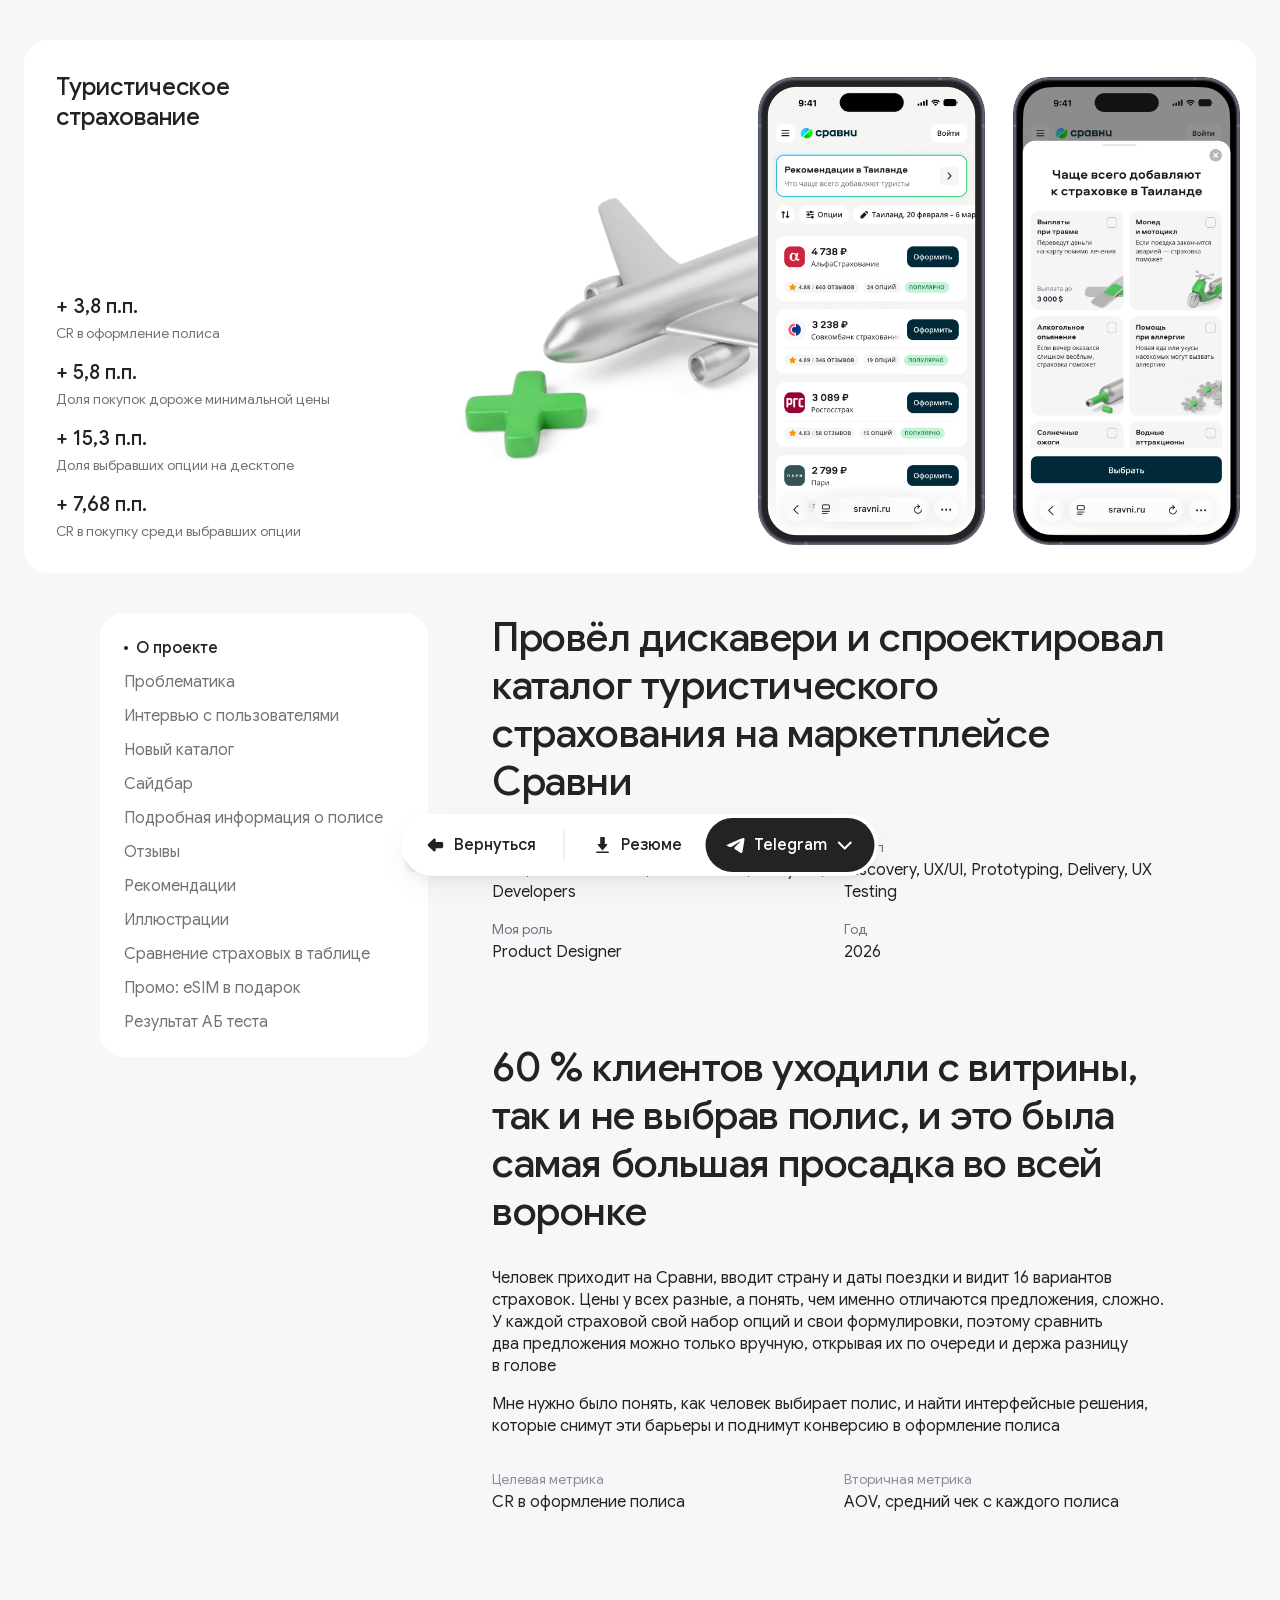
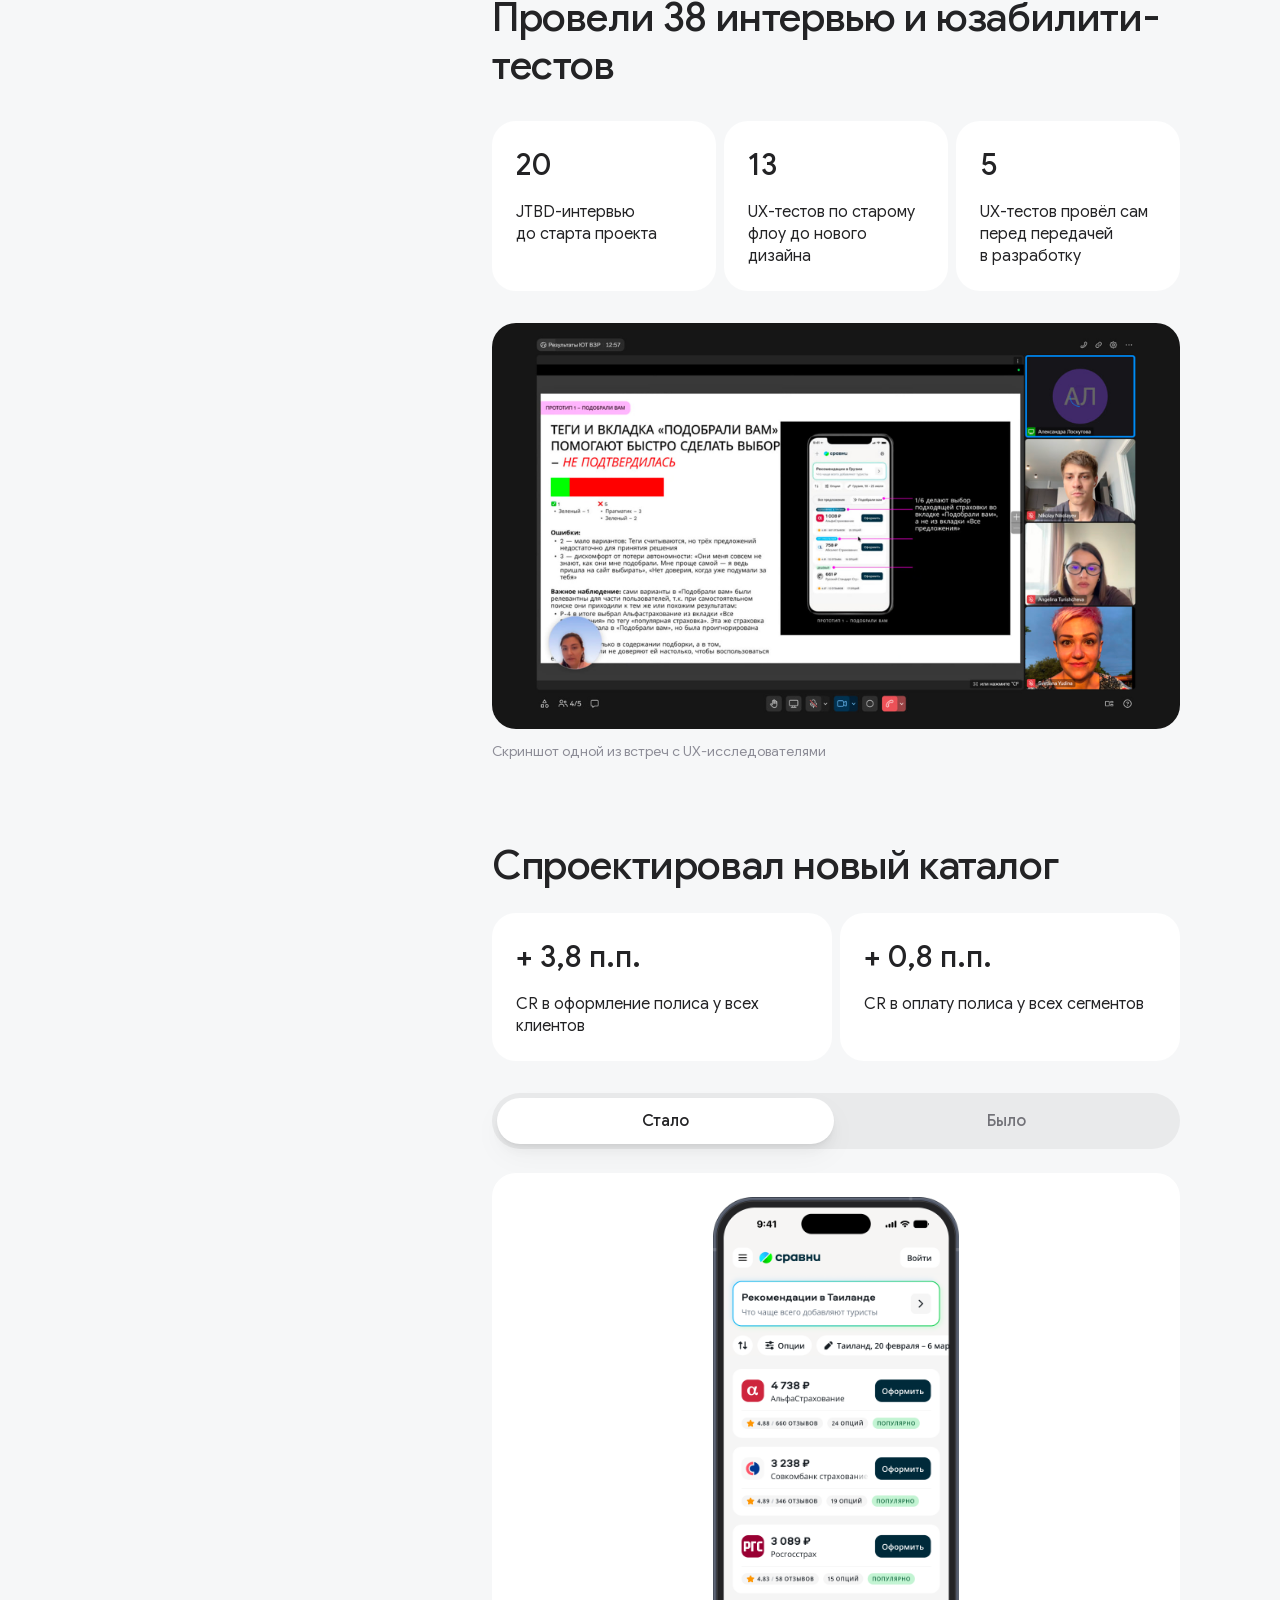
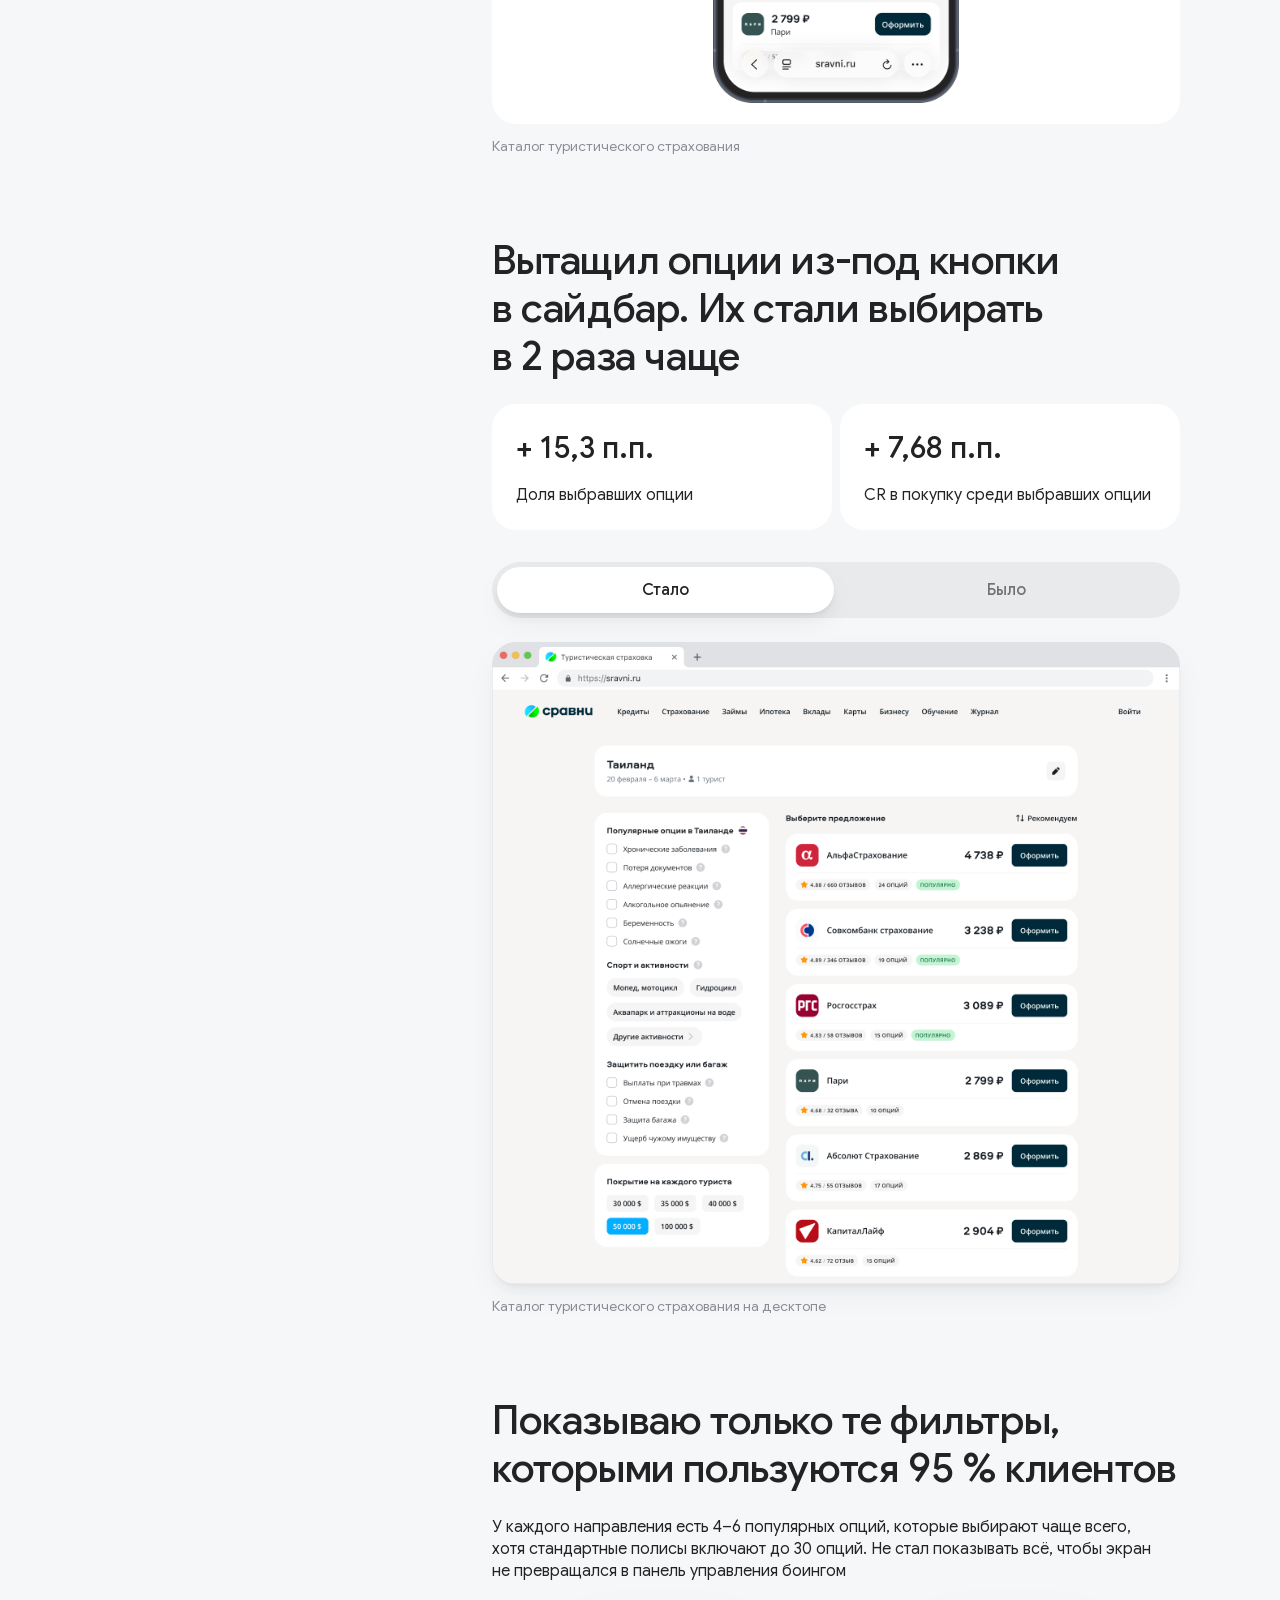
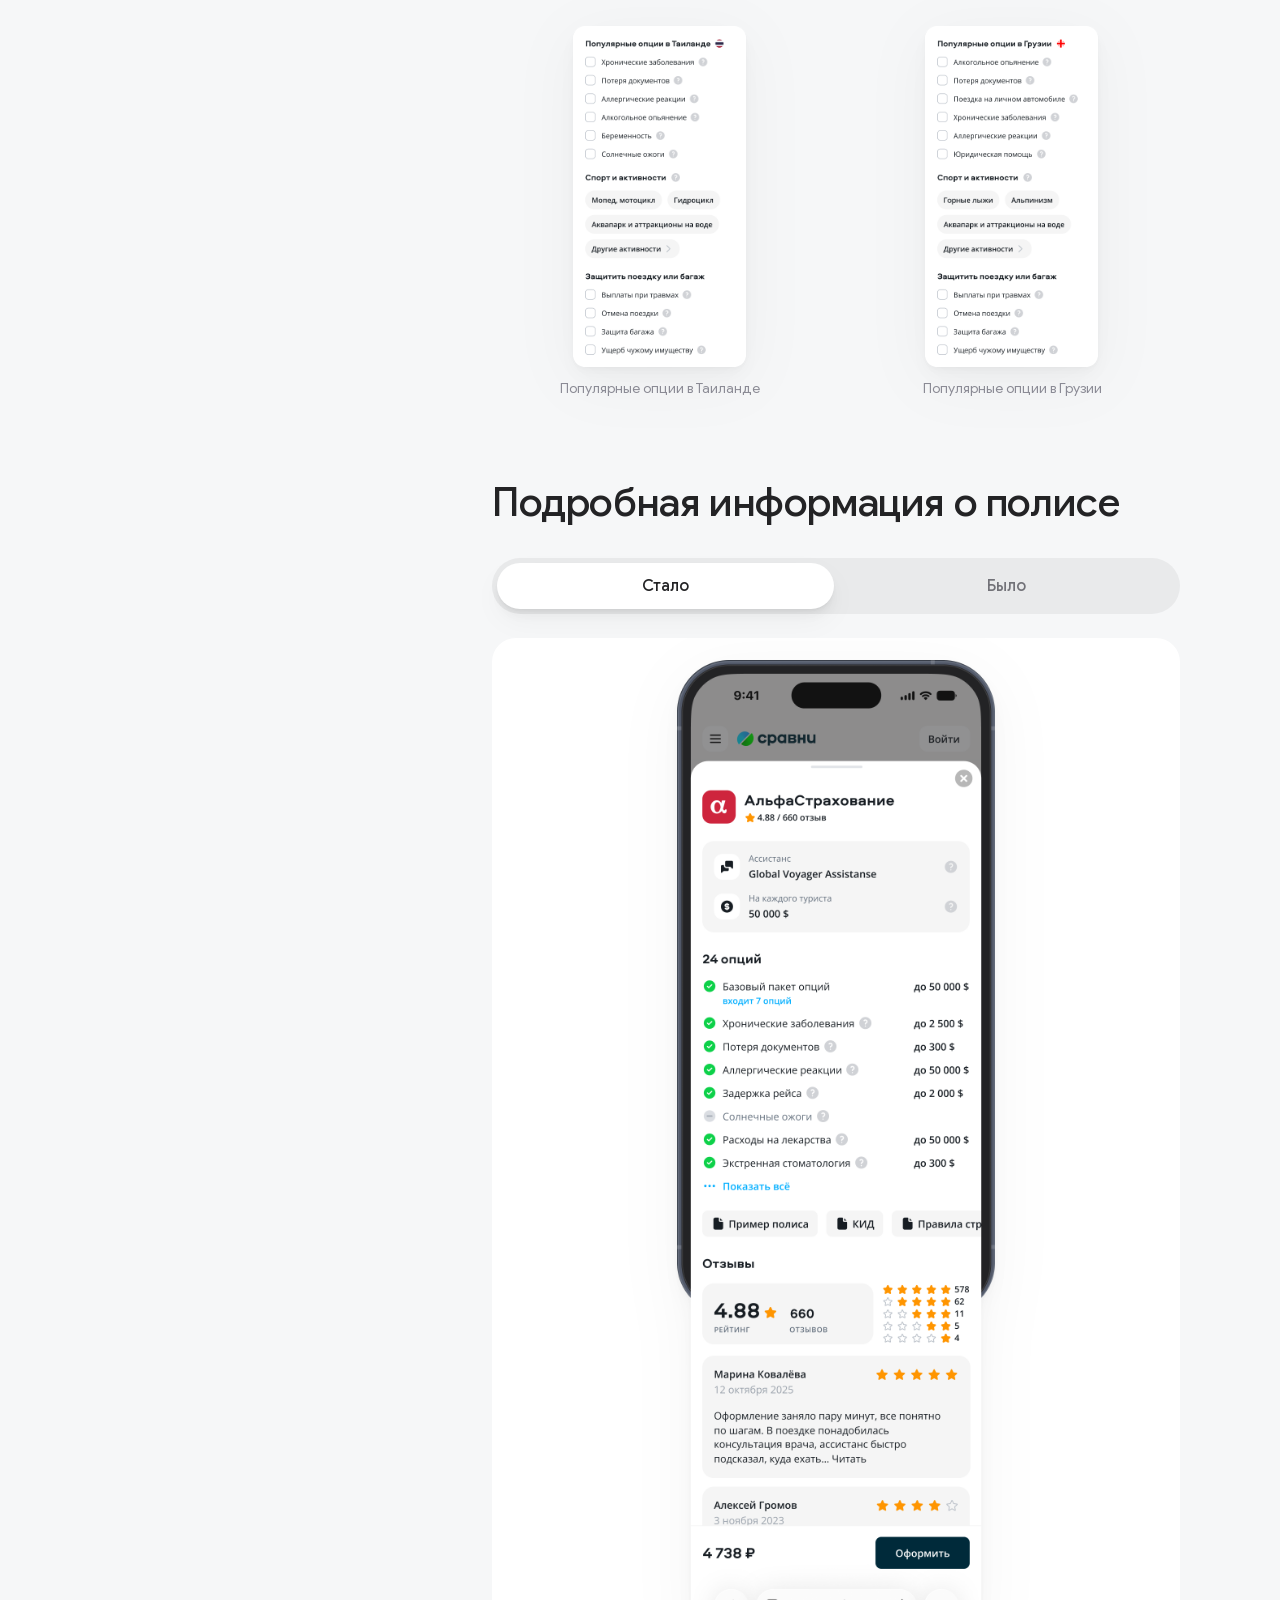
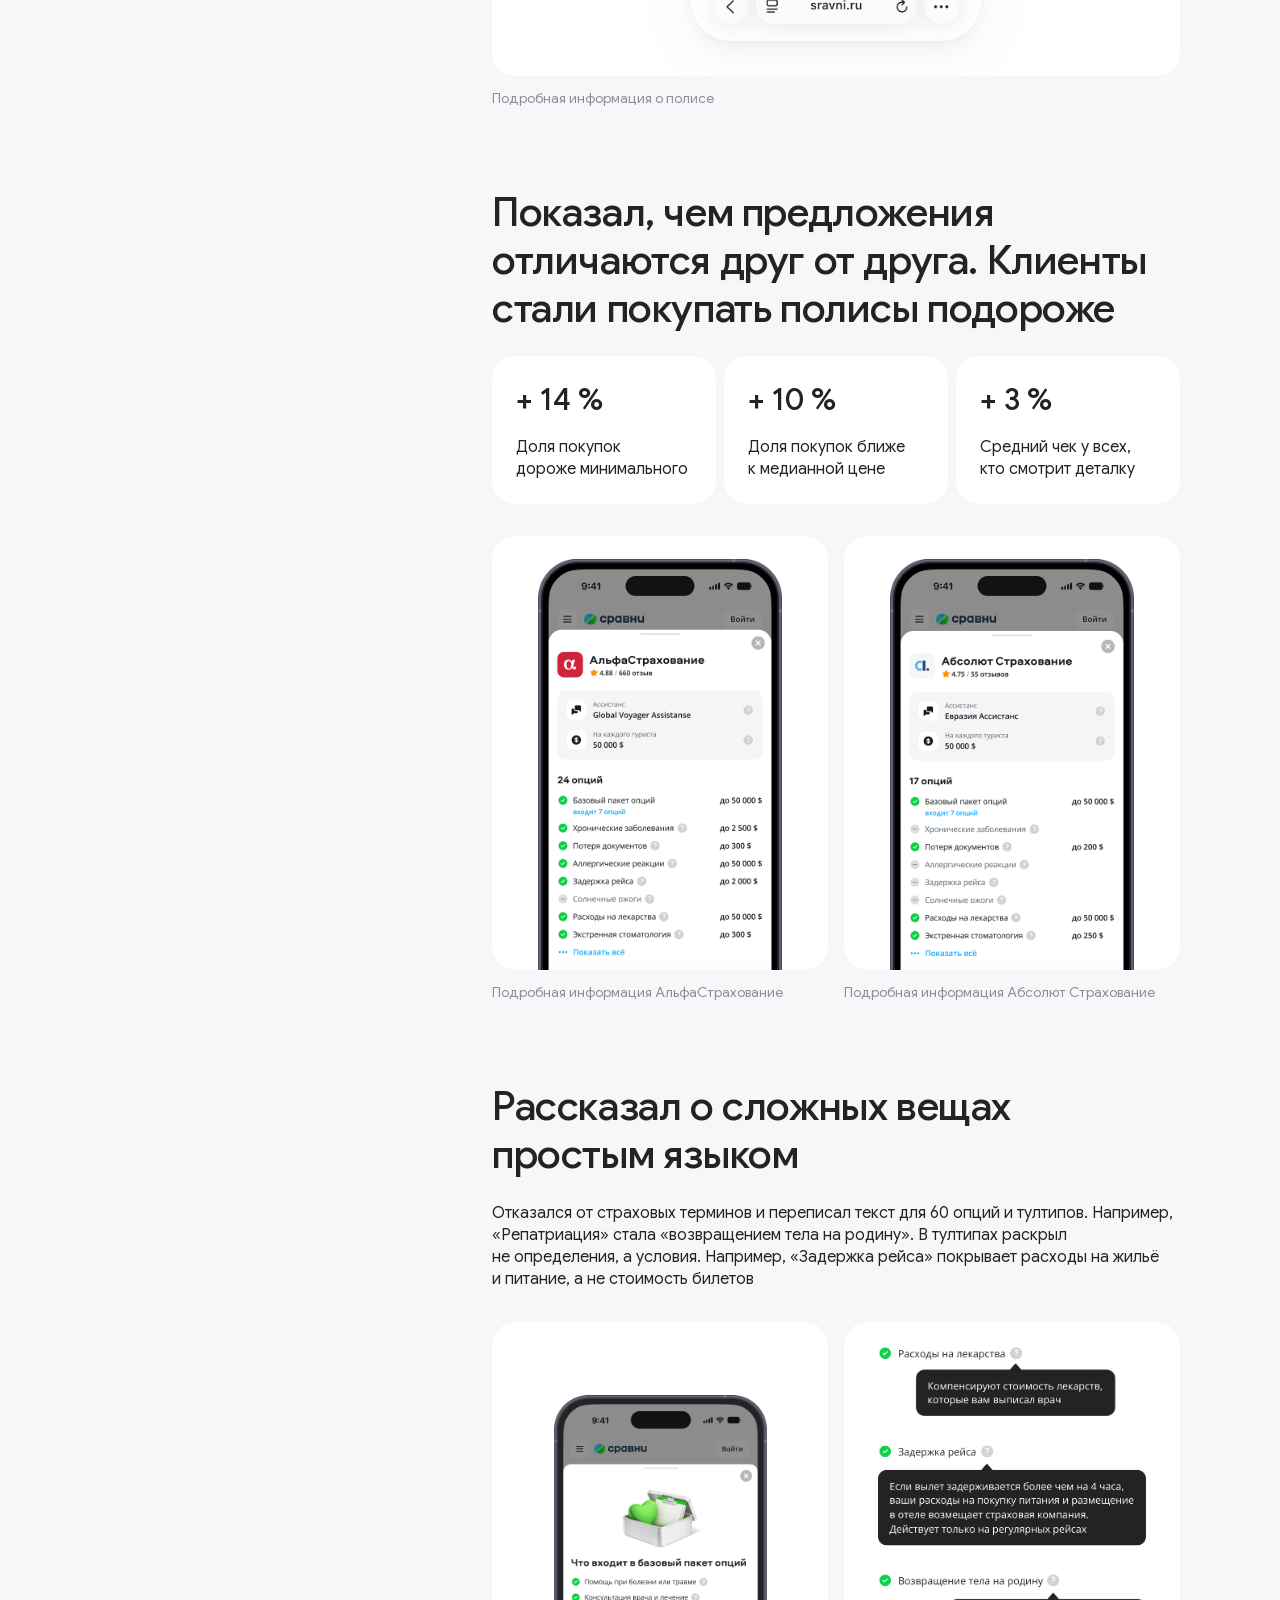
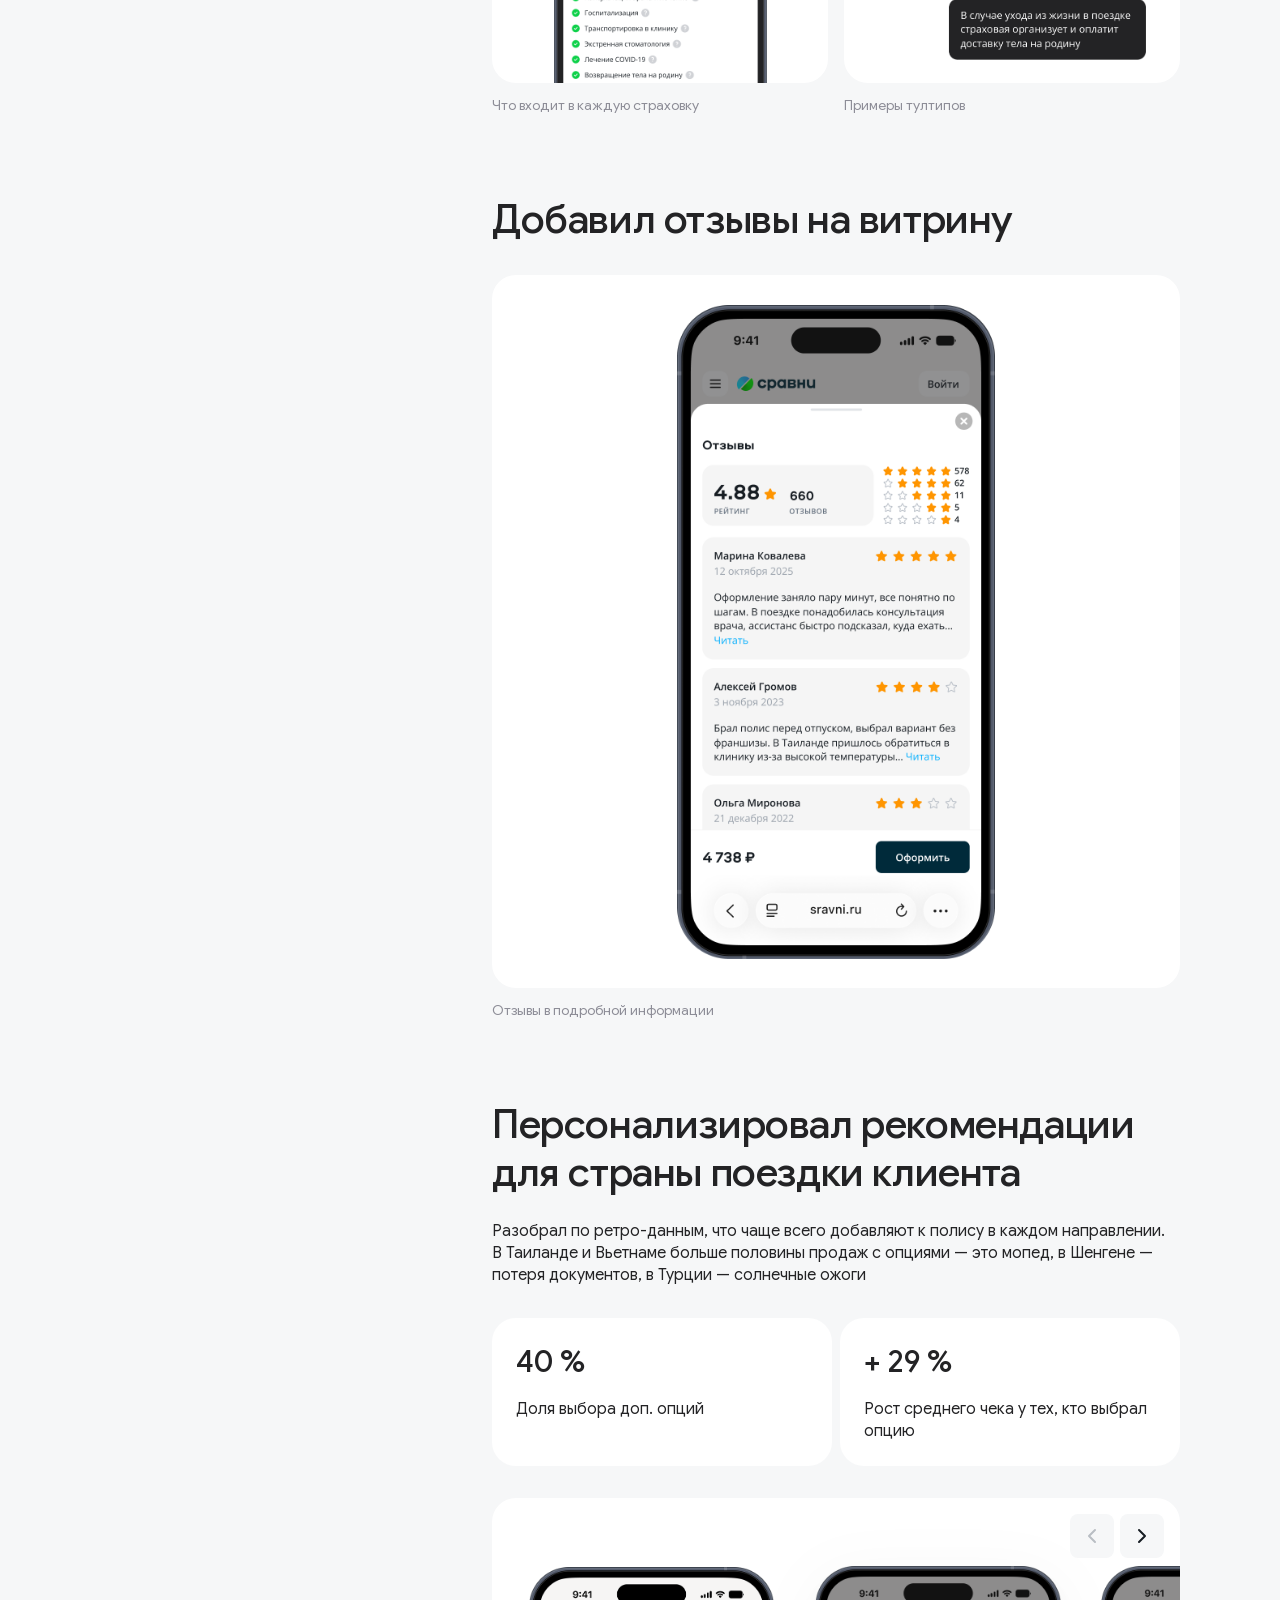
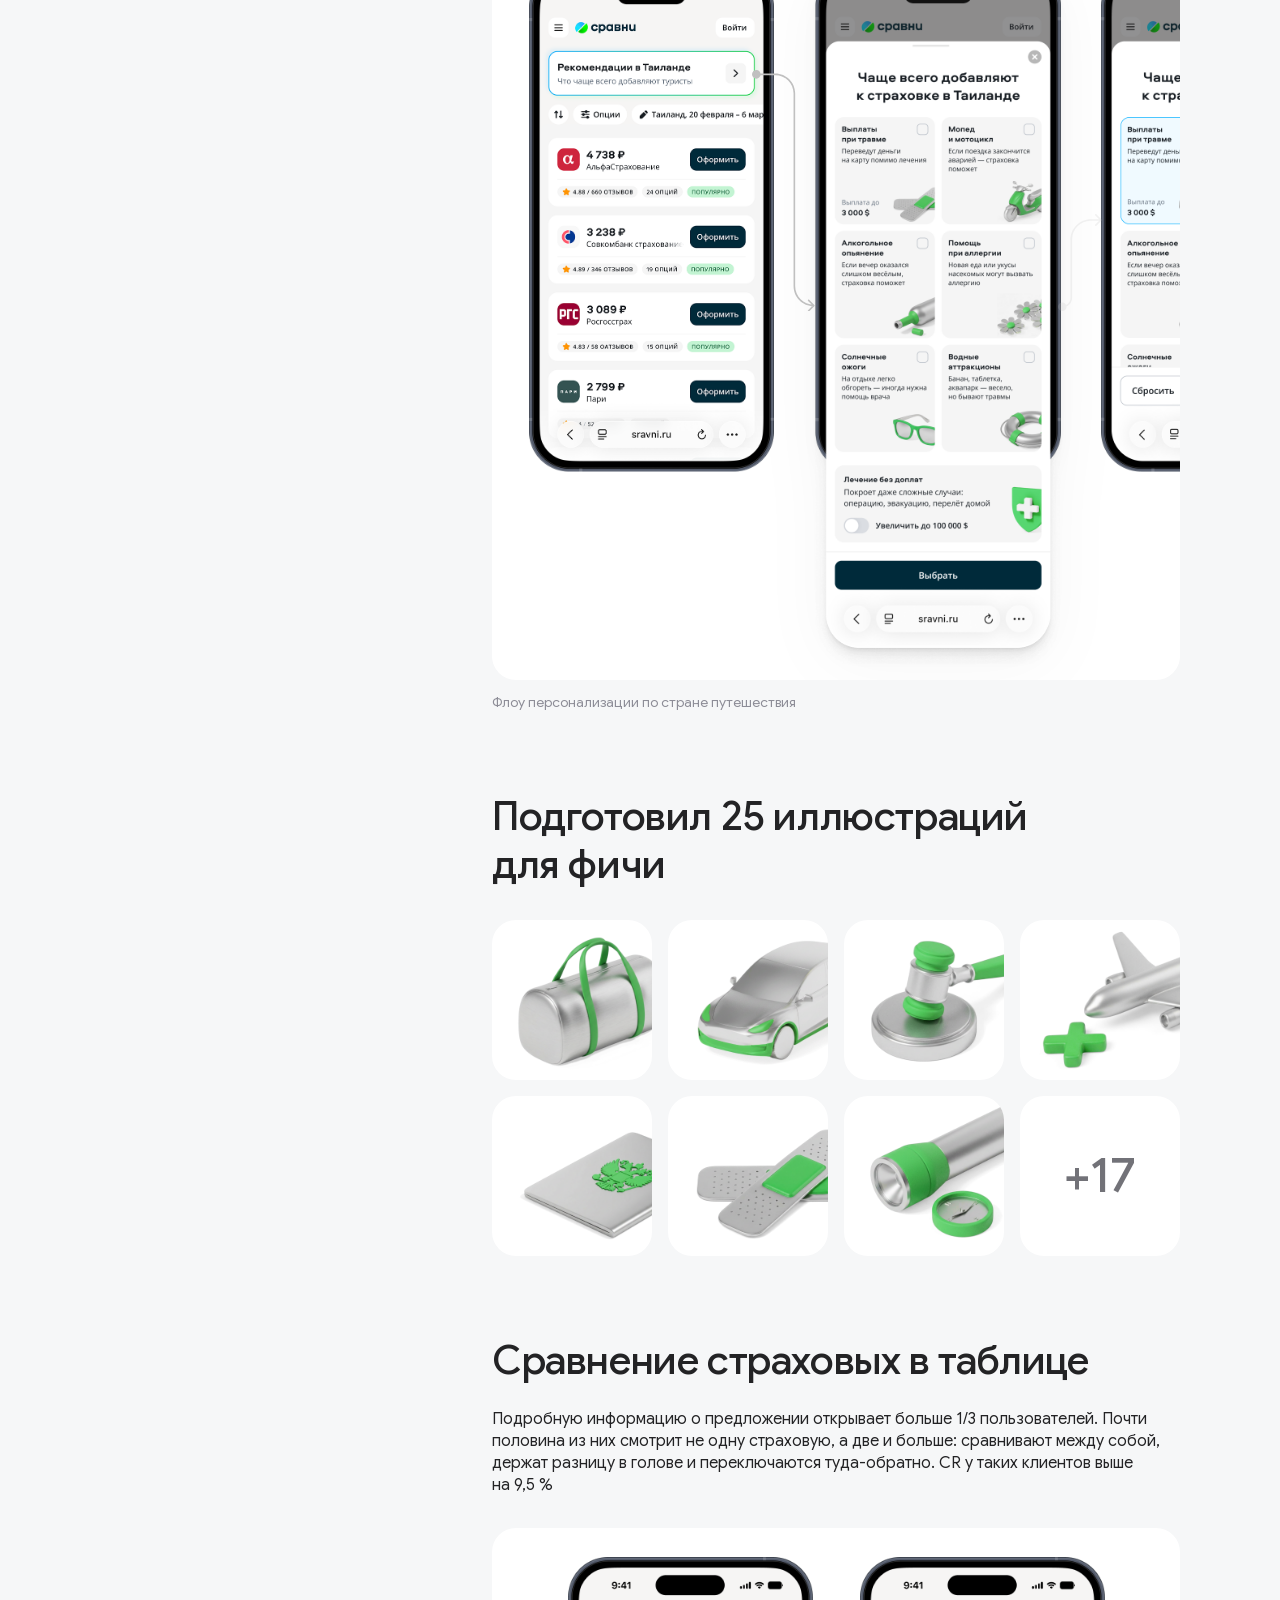
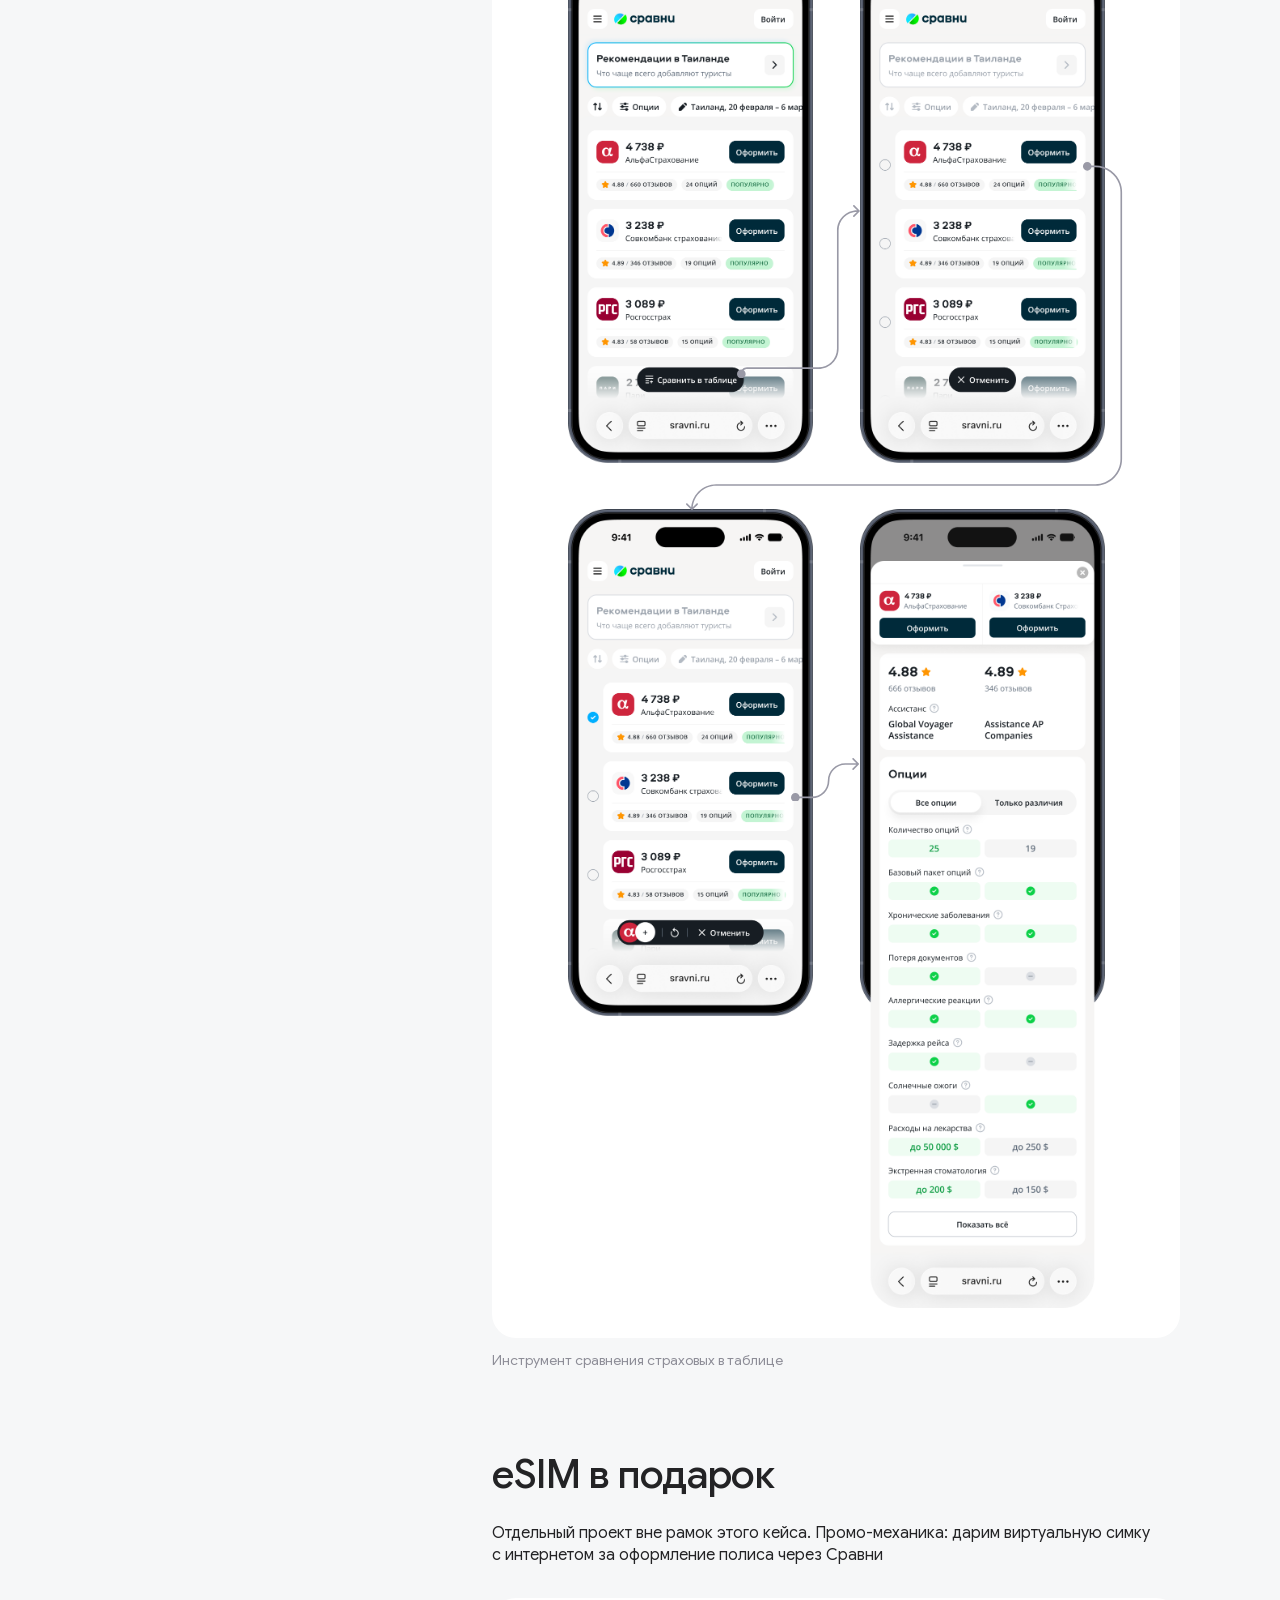
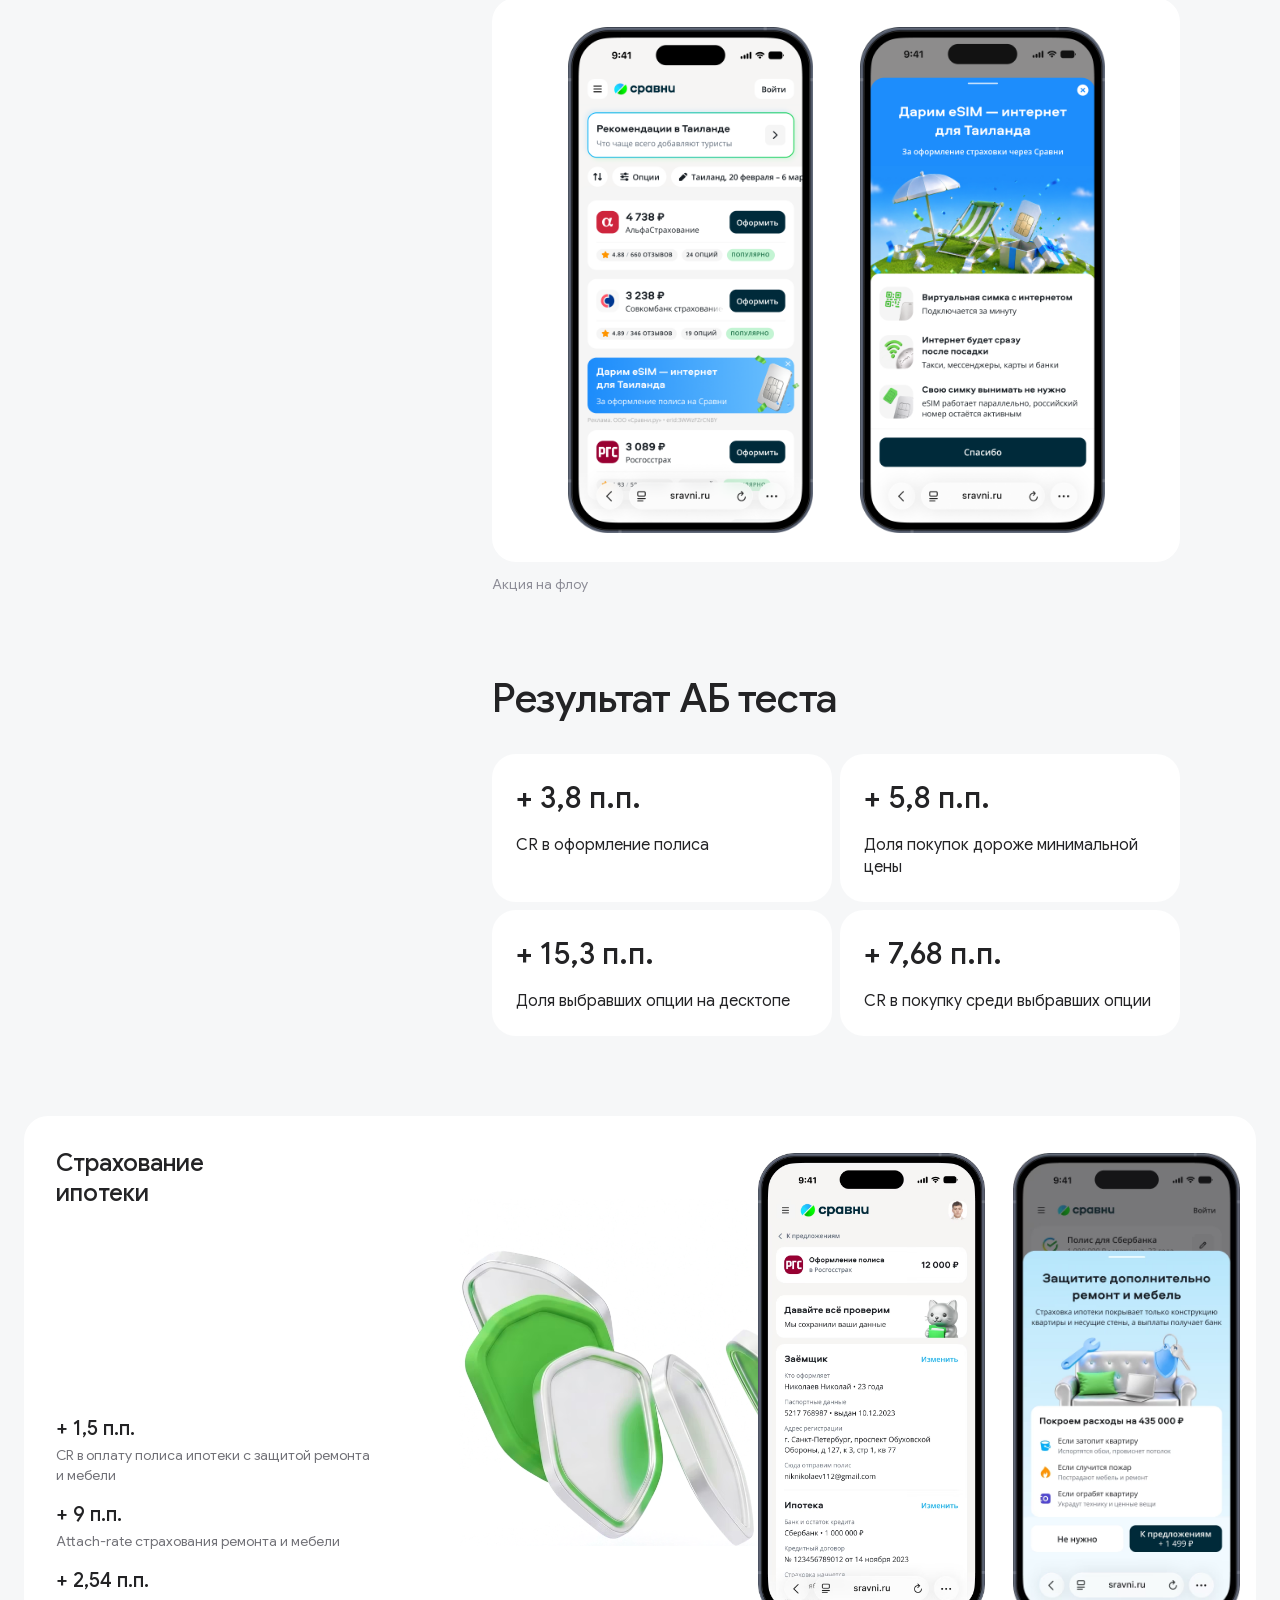
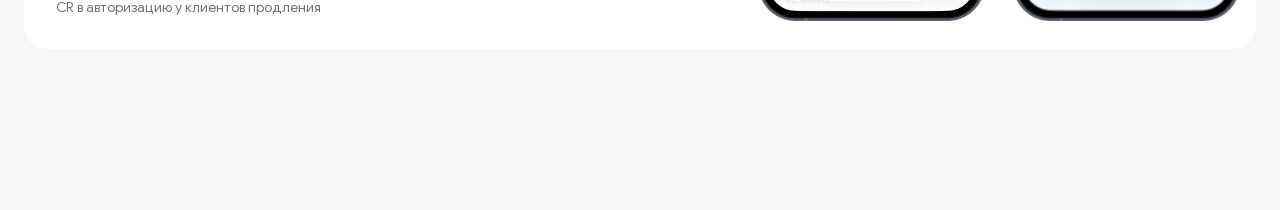
<file: case-vzr.html>
<!DOCTYPE html>
<html lang="ru">
<head>
<meta charset="utf-8">
<meta name="viewport" content="width=device-width, initial-scale=1, viewport-fit=cover">
<title>Туристическое страхование</title>
<link rel="icon" href="assets/icons/favicon.svg" type="image/svg+xml">
<link rel="icon" href="assets/icons/favicon-32.png" sizes="32x32" type="image/png">
<link rel="apple-touch-icon" href="assets/icons/apple-touch-icon.png">
<!-- Превью ссылки в Telegram, VK, Slack. og:image и og:url — полными адресами, иначе мессенджеры не покажут картинку -->
<meta name="description" content="Проектирую web и mobile app интерфейсы 5 лет. Сам провожу интервью с пользователями. В Сравни поднял локальную дизайн-систему с нуля и пересобрал старую с дизайн-командой. Работаю в Claude и Higgsfield">
<meta property="og:type" content="website">
<meta property="og:title" content="Туристическое страхование">
<meta property="og:description" content="Проектирую web и mobile app интерфейсы 5 лет. Сам провожу интервью с пользователями. В Сравни поднял локальную дизайн-систему с нуля и пересобрал старую с дизайн-командой. Работаю в Claude и Higgsfield">
<meta property="og:url" content="https://niknikolaev.ru/case-vzr.html">
<meta property="og:image" content="https://niknikolaev.ru/assets/site-service/og.jpg">
<meta property="og:image:width" content="1200">
<meta property="og:image:height" content="630">
<meta name="twitter:card" content="summary_large_image">
<link rel="preload" href="assets/fonts/google-sans-cyrillic.woff2" as="font" type="font/woff2" crossorigin>
<link rel="stylesheet" href="css/fonts.css?v=2026-11-02g">
<link rel="stylesheet" href="css/tokens.css?v=2026-11-05c">
<link rel="stylesheet" href="css/base.css?v=2026-11-02g">
<link rel="stylesheet" href="css/components.css?v=2026-11-02g">
<link rel="stylesheet" href="css/showcase.css?v=2026-11-02h">
<link rel="stylesheet" href="css/case.css?v=2026-11-02k">
<!-- Yandex.Metrika counter (только на niknikolaev.ru и запасной копии *.github.io: локальные просмотры не попадают в статистику) -->
<script type="text/javascript">
  if (/(^|\.)niknikolaev\.ru$|\.github\.io$/.test(location.hostname)) {
    (function(m,e,t,r,i,k,a){
        m[i]=m[i]||function(){(m[i].a=m[i].a||[]).push(arguments)};
        m[i].l=1*new Date();
        for (var j = 0; j < document.scripts.length; j++) {if (document.scripts[j].src === r) { return; }}
        k=e.createElement(t),a=e.getElementsByTagName(t)[0],k.async=1,k.src=r,a.parentNode.insertBefore(k,a)
    })(window, document,'script','https://mc.yandex.ru/metrika/tag.js?id=113790440', 'ym');

    ym(113790440, 'init', {ssr:true, webvisor:true, clickmap:true, ecommerce:"dataLayer", referrer: document.referrer, url: location.href, accurateTrackBounce:true, trackLinks:true});
  }
</script>
<noscript><div><img src="https://mc.yandex.ru/watch/113790440" style="position:absolute; left:-9999px;" alt="" /></div></noscript>
<!-- /Yandex.Metrika counter -->
</head>
<body class="case">

<!-- ================= Парящее меню (Figma 485:39357) ================= -->
<nav class="floatbar" aria-label="Разделы сайта">
    <div class="floatbar__group floatbar__group--burger">
      <button class="btn btn--icon floatbar__burger" type="button" aria-expanded="false" aria-controls="site-menu" aria-label="Меню"><svg class="btn__icon" viewBox="0 0 20 20" fill="currentColor" aria-hidden="true"><path fill-rule="evenodd" clip-rule="evenodd" d="M2.5 4.16634C2.5 3.70611 2.8731 3.33301 3.33333 3.33301H16.6667C17.1269 3.33301 17.5 3.70611 17.5 4.16634C17.5 4.62658 17.1269 4.99967 16.6667 4.99967H3.33333C2.8731 4.99967 2.5 4.62657 2.5 4.16634Z"/><path fill-rule="evenodd" clip-rule="evenodd" d="M2.5 10.0003C2.5 9.54008 2.8731 9.16699 3.33333 9.16699H16.6667C17.1269 9.16699 17.5 9.54008 17.5 10.0003C17.5 10.4606 17.1269 10.8337 16.6667 10.8337H3.33333C2.8731 10.8337 2.5 10.4606 2.5 10.0003Z"/><path fill-rule="evenodd" clip-rule="evenodd" d="M2.5 15.8333C2.5 15.3731 2.8731 15 3.33333 15H16.6667C17.1269 15 17.5 15.3731 17.5 15.8333C17.5 16.2936 17.1269 16.6667 16.6667 16.6667H3.33333C2.8731 16.6667 2.5 16.2936 2.5 15.8333Z"/></svg></button>
    </div>
    <div class="floatbar__group floatbar__group--nav">
      <a class="btn floatbar__back" href="index.html" data-back><svg class="btn__icon" viewBox="0 0 20 20" fill="currentColor" aria-hidden="true"><path d="M17.7013 11.8159L17.7087 11.667V8.33366C17.7087 7.52824 17.0557 6.87533 16.2503 6.87533H10.2087V4.76513C10.2086 4.13171 9.72699 3.61099 9.10999 3.5485L8.98549 3.54199C8.71533 3.54199 8.45358 3.6312 8.24088 3.79427L8.15299 3.86914L2.79737 8.84233C2.47531 9.14133 2.29199 9.56083 2.29199 10.0003C2.29199 10.4398 2.47531 10.8593 2.79737 11.1583L8.15299 16.1315C8.37924 16.3417 8.67674 16.4587 8.98549 16.4587C9.66099 16.4586 10.2086 15.911 10.2087 15.2355V13.1253H16.2503C17.0055 13.1253 17.6267 12.5514 17.7013 11.8159Z"/></svg><span>Вернуться</span></a>
    </div>
    <span class="floatbar__sep" aria-hidden="true"></span>
    <!-- component:floatbar-actions -->
    <div class="floatbar__group floatbar__group--actions">
          <a class="btn" href="resume/" target="_blank" rel="noopener" data-goal="resume"><svg class="btn__icon" viewBox="0 0 20 20" fill="currentColor" aria-hidden="true"><path d="M11.7895 1.88721L11.6666 1.875H8.33328C7.98812 1.875 7.70829 2.15483 7.70829 2.5V8.95833H5.83329C5.59078 8.95833 5.36975 9.09842 5.26688 9.318C5.16403 9.53767 5.1979 9.79742 5.35315 9.98375L9.51986 14.9837C9.63853 15.1261 9.81453 15.2083 9.99994 15.2083C10.1854 15.2083 10.3614 15.1261 10.4801 14.9837L14.6468 9.98375C14.802 9.79742 14.8351 9.53767 14.7322 9.318C14.6293 9.09858 14.409 8.95833 14.1666 8.95833H12.2916V2.5C12.2916 2.33424 12.2257 2.17532 12.1085 2.05811C12.0207 1.97029 11.9095 1.91127 11.7895 1.88721Z"/><path d="M15.6254 16.458C16.0856 16.458 16.4587 16.8311 16.4587 17.2913C16.4587 17.7516 16.0856 18.1247 15.6254 18.1247H4.37533C3.91509 18.1247 3.54199 17.7516 3.54199 17.2913C3.54199 16.8311 3.91509 16.458 4.37533 16.458H15.6254Z"/></svg><span>Резюме</span></a>
          <div class="tg" data-tg>
            <button class="btn btn--primary tg__btn" type="button" aria-haspopup="menu" aria-expanded="false" aria-controls="tg-menu"><svg class="btn__icon" viewBox="0 0 20 20" fill="currentColor" aria-hidden="true"><path fill-rule="evenodd" clip-rule="evenodd" d="M2.23741 9.42173C7.06923 7.31658 10.2912 5.92873 11.9033 5.25819C16.5063 3.34367 17.4627 3.0111 18.0861 3.00012C18.2232 2.9977 18.5298 3.03168 18.7284 3.19282C18.8961 3.32888 18.9422 3.51268 18.9643 3.64168C18.9864 3.77068 19.0139 4.06455 18.992 4.29417C18.7426 6.915 17.6633 13.2751 17.1142 16.2105C16.8818 17.4525 16.4244 17.869 15.9815 17.9097C15.0189 17.9983 14.288 17.2736 13.3558 16.6625C11.897 15.7063 11.0729 15.111 9.65691 14.1779C8.02048 13.0995 9.08131 12.5068 10.0139 11.5382C10.258 11.2847 14.4988 7.42729 14.5809 7.07736C14.5912 7.0336 14.6007 6.87046 14.5038 6.78432C14.4069 6.69818 14.2639 6.72764 14.1606 6.75107C14.0143 6.78427 11.6839 8.32459 7.16938 11.372C6.5079 11.8263 5.90875 12.0476 5.37193 12.036C4.78013 12.0232 3.64175 11.7014 2.79548 11.4263C1.75749 11.0889 0.932524 10.9105 1.00436 10.3374C1.04178 10.039 1.45279 9.73374 2.23741 9.42173Z"/></svg><span>Telegram</span><svg class="btn__icon tg__chev" viewBox="0 0 20 20" fill="none" stroke="currentColor" stroke-width="2" stroke-linecap="round" stroke-linejoin="round" aria-hidden="true"><path d="M4.25 7.5L10.25 13.5L16.25 7.5"/></svg></button>
            <div class="tg__menu" id="tg-menu" role="menu" aria-label="Telegram" hidden>
              <button class="tg__item tg__copy" type="button" role="menuitem" data-tg-copy="Николаев Николай, Product Designer&#10;https://t.me/niknikstd">
                <span class="tg__ico" aria-hidden="true"><svg viewBox="0 0 20 20"><g class="tg__link"><path fill="currentColor" fill-rule="evenodd" clip-rule="evenodd" d="M13.174 9.326C11.8835 8.03547 9.81075 8.00327 8.48175 9.22942C8.14345 9.54142 7.61624 9.52025 7.30417 9.18192C6.9921 8.84367 7.01333 8.31646 7.35161 8.00438C9.33533 6.17428 12.4271 6.22197 14.3526 8.14745C16.3269 10.1218 16.3269 13.3229 14.3526 15.2973L11.964 17.6858C9.98958 19.6602 6.78851 19.6602 4.81412 17.6858C2.83973 15.7115 2.83973 12.5104 4.81412 10.536L5.20107 10.149C5.52652 9.82358 6.05415 9.82358 6.37959 10.1491C6.70502 10.4745 6.70502 11.0021 6.37958 11.3276L5.99263 11.7145C4.66913 13.038 4.66913 15.1838 5.99263 16.5073C7.31614 17.8308 9.462 17.8308 10.7855 16.5073L13.174 14.1188C14.4976 12.7953 14.4976 10.6495 13.174 9.326Z"/><path fill="currentColor" fill-rule="evenodd" clip-rule="evenodd" d="M14.0073 3.49263C12.6838 2.16913 10.538 2.16913 9.2145 3.49263L6.82597 5.88118C5.50246 7.20469 5.50246 9.3505 6.82597 10.674C8.11646 11.9645 10.1892 11.9968 11.5182 10.7706C11.8566 10.4586 12.3837 10.4798 12.6958 10.8181C13.0079 11.1563 12.9867 11.6835 12.6484 11.9956C10.6647 13.8258 7.57293 13.778 5.64746 11.8526C3.67307 9.87817 3.67307 6.67705 5.64746 4.70267L8.036 2.31412C10.0104 0.339737 13.2115 0.339737 15.1859 2.31412C17.1602 4.28851 17.1602 7.48962 15.1859 9.464L14.7989 9.85092C14.4735 10.1764 13.9458 10.1764 13.6204 9.85092C13.295 9.5255 13.295 8.99792 13.6204 8.67242L14.0073 8.28548C15.3309 6.96198 15.3309 4.81614 14.0073 3.49263Z"/></g><g class="tg__done"><circle class="tg__disc" cx="9.79" cy="9.79" r="8.96"/><path class="tg__tick" d="M6.46 9.79L8.96 12.29L13.13 7.29"/></g><g class="tg__fail"><circle class="tg__disc" cx="9.79" cy="9.79" r="8.96"/><path class="tg__bang" d="M9.79 5.6V10.6"/><circle class="tg__dot" cx="9.79" cy="13.7" r="1.05"/></g></svg></span>
                <span class="tg__labels">
                  <span class="tg__label tg__label--idle">Скопировать ссылку</span>
                  <span class="tg__label tg__label--done" aria-hidden="true">Скопировано</span>
                  <span class="tg__label tg__label--fail" aria-hidden="true">Не&nbsp;скопировалось</span>
                </span>
              </button>
              <p class="tg__manual"><span>Скопируйте вручную: <span class="tg__url">t.me/niknikstd</span></span></p>
              <a class="tg__item" href="https://t.me/niknikstd" target="_blank" rel="noopener" role="menuitem" data-goal="contact contact_open"><svg class="btn__icon" viewBox="0 0 20 20" fill="currentColor" aria-hidden="true"><path fill-rule="evenodd" clip-rule="evenodd" d="M2.23741 9.42173C7.06923 7.31658 10.2912 5.92873 11.9033 5.25819C16.5063 3.34367 17.4627 3.0111 18.0861 3.00012C18.2232 2.9977 18.5298 3.03168 18.7284 3.19282C18.8961 3.32888 18.9422 3.51268 18.9643 3.64168C18.9864 3.77068 19.0139 4.06455 18.992 4.29417C18.7426 6.915 17.6633 13.2751 17.1142 16.2105C16.8818 17.4525 16.4244 17.869 15.9815 17.9097C15.0189 17.9983 14.288 17.2736 13.3558 16.6625C11.897 15.7063 11.0729 15.111 9.65691 14.1779C8.02048 13.0995 9.08131 12.5068 10.0139 11.5382C10.258 11.2847 14.4988 7.42729 14.5809 7.07736C14.5912 7.0336 14.6007 6.87046 14.5038 6.78432C14.4069 6.69818 14.2639 6.72764 14.1606 6.75107C14.0143 6.78427 11.6839 8.32459 7.16938 11.372C6.5079 11.8263 5.90875 12.0476 5.37193 12.036C4.78013 12.0232 3.64175 11.7014 2.79548 11.4263C1.75749 11.0889 0.932524 10.9105 1.00436 10.3374C1.04178 10.039 1.45279 9.73374 2.23741 9.42173Z"/></svg><span>Перейти в&nbsp;профиль</span></a>
              <span class="visually-hidden" aria-live="polite" data-tg-status></span>
            </div>
          </div>
        </div>
    <!-- /component:floatbar-actions -->

    <!-- Меню на телефоне (Figma 517:39835): вырастает из бургера -->
    <div class="menu-pop" id="site-menu" inert>
      <ul class="menu-pop__links">
        <li class="menu-pop__item" style="--i:0"><a class="menu-pop__link" href="index.html#cases">Кейсы</a></li>
      </ul>
      <div class="menu-pop__contact menu-pop__item" style="--i:1">
        <p class="menu-pop__label t-xs">почта для&nbsp;связи</p>
        <a class="menu-pop__mail t-small" href="mailto:niknikolaev112@gmail.com">niknikolaev112@gmail.com</a>
      </div>
    </div>
</nav>

<main class="page">

  <!-- ================= Обложка ================= -->
  <header class="cover">
    <div class="show" style="--zone:380">
      <div class="show__text">
        <h1 class="show__title t-sub-xl">Туристическое страхование</h1>
        <div class="show__stats"><div class="show__stat"><p class="show__value t-sub-l">+&nbsp;3,8&nbsp;п.п.</p><p class="show__label t-small">CR в&nbsp;оформление полиса</p></div><div class="show__stat"><p class="show__value t-sub-l">+&nbsp;5,8&nbsp;п.п.</p><p class="show__label t-small">Доля покупок дороже минимальной цены</p></div><div class="show__stat"><p class="show__value t-sub-l">+&nbsp;15,3&nbsp;п.п.</p><p class="show__label t-small">Доля выбравших опции на&nbsp;десктопе</p></div><div class="show__stat"><p class="show__value t-sub-l">+&nbsp;7,68&nbsp;п.п.</p><p class="show__label t-small">CR в&nbsp;покупку среди выбравших опции</p></div></div>
      </div>
      <div class="show__media" style="--sw:1012;--sh:600;--pr:957">
        <div class="show__stage">
          <div class="show__item show__art" style="--x:54;--y:152;--w:580;--h:326;--mw:84%;--cl:-16.36%;--ct:-28.56%;--cw:120.29%;--ch:159.84%" aria-hidden="true"><picture><source srcset="assets/cards/plane.avif" type="image/avif"><img src="assets/cards/plane.png" alt="" decoding="async"></picture></div><div class="show__item show__phone" style="--x:405;--y:32;--w:260;--h:536"><picture><source srcset="assets/cards/vzr-catalog.avif" type="image/avif"><img src="assets/cards/vzr-catalog.png" alt="Каталог туристического страхования с&nbsp;рекомендациями" decoding="async"></picture></div><div class="show__item show__phone" style="--x:697;--y:32;--w:260;--h:536"><picture><source srcset="assets/cards/vzr-options.avif" type="image/avif"><img src="assets/cards/vzr-options.png" alt="Опции, которые чаще всего добавляют к&nbsp;страховке" decoding="async"></picture></div>
        </div>
      </div>
    </div>
  </header>

  <!-- ================= Тело кейса ================= -->
  <div class="case-body">

    <nav class="case-nav" aria-label="Разделы кейса">
      <ul class="case-nav__list">
            <li><a class="case-nav__link" href="#about" aria-current="true">О&nbsp;проекте</a></li>
            <li><a class="case-nav__link" href="#problem">Проблематика</a></li>
            <li><a class="case-nav__link" href="#interviews">Интервью с&nbsp;пользователями</a></li>
            <li><a class="case-nav__link" href="#catalog">Новый каталог</a></li>
            <li><a class="case-nav__link" href="#sidebar">Сайдбар</a></li>
            <li><a class="case-nav__link" href="#details">Подробная информация о&nbsp;полисе</a></li>
            <li><a class="case-nav__link" href="#reviews">Отзывы</a></li>
            <li><a class="case-nav__link" href="#recs">Рекомендации</a></li>
            <li><a class="case-nav__link" href="#illustrations">Иллюстрации</a></li>
            <li><a class="case-nav__link" href="#table">Сравнение страховых в&nbsp;таблице</a></li>
            <li><a class="case-nav__link" href="#esim">Промо: eSIM в&nbsp;подарок</a></li>
            <li><a class="case-nav__link" href="#ab">Результат АБ теста</a></li>
      </ul>
    </nav>

    <div class="case-main">

      <!-- 00 О проекте: что сделал и с кем -->
      <section class="chapter" id="about">
        <div class="block project-about">
          <p class="project-about__lead t-h2">Провёл дискавери и&nbsp;спроектировал каталог туристического страхования на&nbsp;маркетплейсе Сравни</p>
          <div class="facts">
          <div class="fact-pair"><p class="fact-pair__label t-small">Команда</p><p class="t-text">CPO, Product Owner, UX Research, Analytics, Developers</p></div>
          <div class="fact-pair"><p class="fact-pair__label t-small">Скоуп</p><p class="t-text">Discovery, UX/UI, Prototyping, Delivery, UX Testing</p></div>
          <div class="fact-pair"><p class="fact-pair__label t-small">Моя роль</p><p class="t-text">Product Designer</p></div>
          <div class="fact-pair"><p class="fact-pair__label t-small">Год</p><p class="t-text">2026</p></div>
          </div>
        </div>
      </section>

      <!-- 01 Проблематика -->
      <section class="chapter" id="problem">
        <div class="block">
          <h2 class="t-h2">60&nbsp;% клиентов уходили с&nbsp;витрины, так&nbsp;и&nbsp;не&nbsp;выбрав полис, и&nbsp;это&nbsp;была самая большая просадка во&nbsp;всей воронке</h2>
          <div class="block__text">
            <p class="t-text">Человек приходит на&nbsp;Сравни, вводит страну и&nbsp;даты поездки и&nbsp;видит 16&nbsp;вариантов страховок. Цены у&nbsp;всех разные, а&nbsp;понять, чем&nbsp;именно отличаются предложения, сложно. У&nbsp;каждой страховой свой набор опций и&nbsp;свои формулировки, поэтому сравнить два&nbsp;предложения можно только вручную, открывая их&nbsp;по&nbsp;очереди и&nbsp;держа разницу в&nbsp;голове</p>
            <p class="t-text">Мне&nbsp;нужно было понять, как&nbsp;человек выбирает полис, и&nbsp;найти интерфейсные решения, которые снимут эти&nbsp;барьеры и&nbsp;поднимут конверсию в&nbsp;оформление полиса</p>
          </div>
          <div class="facts">
            <div class="fact-pair"><p class="fact-pair__label fact-pair__label--soft t-small">Целевая метрика</p><p class="t-text">CR в&nbsp;оформление полиса</p></div>
            <div class="fact-pair"><p class="fact-pair__label fact-pair__label--soft t-small">Вторичная метрика</p><p class="t-text">AOV, средний чек с&nbsp;каждого полиса</p></div>
          </div>
        </div>
      </section>

      <!-- 02 Интервью с пользователями -->
      <section class="chapter" id="interviews">
        <div class="block">
          <h2 class="t-h2">Провели 38&nbsp;интервью и&nbsp;юзабилити-тестов</h2>
          <div class="stat-cards stat-cards--3"><div class="stat-card"><p class="stat-card__value">20</p><p class="stat-card__label t-text">JTBD-интервью до&nbsp;старта проекта</p></div><div class="stat-card"><p class="stat-card__value">13</p><p class="stat-card__label t-text">UX-тестов по&nbsp;старому флоу до&nbsp;нового дизайна</p></div><div class="stat-card"><p class="stat-card__value">5</p><p class="stat-card__label t-text">UX-тестов провёл сам перед передачей в&nbsp;разработку</p></div></div>
          <figure class="figure">
            <div class="plate plate--photo" style="--pw:848;--ph:500"><div class="slot" style="--x:25;--y:0;--w:798;--h:500" data-file="uxlab.png" data-size="1596×1000"><img src="assets/case/uxlab.png" alt="Скриншот одной из встреч с UX-исследователями" loading="lazy"></div></div>
            <figcaption class="cap">Скриншот одной из&nbsp;встреч с&nbsp;UX-исследователями</figcaption>
          </figure>
        </div>
      </section>

      <!-- 03 Новый каталог -->
      <section class="chapter" id="catalog">
        <div class="block">
          <div class="block__head">
            <h2 class="t-h2">Спроектировал новый каталог</h2>
            <div class="stat-cards stat-cards--2"><div class="stat-card"><p class="stat-card__value">+&nbsp;3,8&nbsp;п.п.</p><p class="stat-card__label t-text">CR в&nbsp;оформление полиса у&nbsp;всех клиентов</p></div><div class="stat-card"><p class="stat-card__value">+&nbsp;0,8&nbsp;п.п.</p><p class="stat-card__label t-text">CR в&nbsp;оплату полиса у&nbsp;всех сегментов</p></div></div>
          </div>
          <figure class="figure">
            <div class="compare">
            <div class="segment" data-value="after" role="group" aria-label="Каталог: стало и было">
              <button class="segment__btn" type="button" data-value="after" aria-pressed="true">Стало</button>
              <button class="segment__btn" type="button" data-value="before" aria-pressed="false">Было</button>
            </div>
            <div class="compare__panes">
              <div class="compare__pane" data-value="before"><div class="plate" style="--pw:848;--ph:679"><div class="slot slot--phone" style="--x:273;--y:29;--w:302;--h:624" data-file="catalog-before.png" data-size="604×1248"><img src="assets/case/catalog-before.png" alt="Старый каталог туристического страхования" loading="lazy"></div></div></div>
              <div class="compare__pane is-active" data-value="after"><div class="plate" style="--pw:848;--ph:679"><div class="slot slot--phone" style="--x:273;--y:29;--w:302;--h:624" data-file="catalog-after.png" data-size="604×1248"><img src="assets/case/catalog-after.png" alt="Новый каталог туристического страхования" loading="lazy"></div></div></div>
            </div>
          </div>
            <figcaption class="cap">Каталог туристического страхования</figcaption>
          </figure>
        </div>
      </section>

      <!-- 04 Сайдбар -->
      <section class="chapter" id="sidebar">
        <div class="block">
          <div class="block__head">
            <h2 class="t-h2">Вытащил опции из-под&nbsp;кнопки в&nbsp;сайдбар. Их&nbsp;стали выбирать в&nbsp;2&nbsp;раза чаще</h2>
            <div class="stat-cards stat-cards--2"><div class="stat-card"><p class="stat-card__value">+&nbsp;15,3&nbsp;п.п.</p><p class="stat-card__label t-text">Доля выбравших опции</p></div><div class="stat-card"><p class="stat-card__value">+&nbsp;7,68&nbsp;п.п.</p><p class="stat-card__label t-text">CR в&nbsp;покупку среди выбравших опции</p></div></div>
          </div>
          <figure class="figure">
            <div class="compare">
            <div class="segment" data-value="after" role="group" aria-label="Каталог на десктопе: стало и было">
              <button class="segment__btn" type="button" data-value="after" aria-pressed="true">Стало</button>
              <button class="segment__btn" type="button" data-value="before" aria-pressed="false">Было</button>
            </div>
            <div class="compare__panes">
              <div class="compare__pane" data-value="before"><div class="plate plate--window" style="--pw:848;--ph:792"><div class="slot" style="--x:0;--y:0;--w:848;--h:792" data-file="sidebar-before.png" data-size="1696×1584"><img src="assets/case/sidebar-before.png" alt="Старый каталог на десктопе" loading="lazy"></div></div></div>
              <div class="compare__pane is-active" data-value="after"><div class="plate plate--window" style="--pw:848;--ph:792"><div class="slot" style="--x:0;--y:0;--w:848;--h:792" data-file="sidebar-after.png" data-size="1696×1584"><img src="assets/case/sidebar-after.png" alt="Каталог на десктопе с сайдбаром опций" loading="lazy"></div></div></div>
            </div>
          </div>
            <figcaption class="cap">Каталог туристического страхования на&nbsp;десктопе</figcaption>
          </figure>
        </div>

        <div class="block">
          <div class="block__head">
            <h2 class="t-h2">Показываю только те&nbsp;фильтры, которыми пользуются 95&nbsp;% клиентов</h2>
            <p class="t-text">У&nbsp;каждого направления есть&nbsp;4–6&nbsp;популярных опций, которые выбирают чаще всего, хотя&nbsp;стандартные полисы включают до&nbsp;30&nbsp;опций. Не&nbsp;стал показывать всё, чтобы экран не&nbsp;превращался в&nbsp;панель управления боингом</p>
          </div>
          <div class="pair">
            <figure class="figure figure--tight">
              <div class="plate plate--bare" style="--pw:416;--ph:450"><div class="slot slot--shadow" style="--x:100;--y:14;--w:215;--h:422" data-file="filters-thailand.png" data-size="430×844"><img src="assets/case/filters-thailand.png" alt="Популярные опции в Таиланде" loading="lazy"></div></div>
              <figcaption class="cap cap--center">Популярные опции в&nbsp;Таиланде</figcaption>
            </figure>
            <figure class="figure figure--tight">
              <div class="plate plate--bare" style="--pw:416;--ph:450"><div class="slot slot--shadow" style="--x:100;--y:14;--w:215;--h:422" data-file="filters-georgia.png" data-size="430×844"><img src="assets/case/filters-georgia.png" alt="Популярные опции в Грузии" loading="lazy"></div></div>
              <figcaption class="cap cap--center">Популярные опции в&nbsp;Грузии</figcaption>
            </figure>
          </div>
        </div>
      </section>

      <!-- 05 Подробная информация о полисе -->
      <section class="chapter" id="details">
        <div class="block">
          <h2 class="t-h2">Подробная информация о&nbsp;полисе</h2>
          <figure class="figure">
            <div class="compare">
            <div class="segment" data-value="after" role="group" aria-label="Подробная информация о полисе: стало и было">
              <button class="segment__btn" type="button" data-value="after" aria-pressed="true">Стало</button>
              <button class="segment__btn" type="button" data-value="before" aria-pressed="false">Было</button>
            </div>
            <div class="compare__panes">
              <div class="compare__pane" data-value="before"><div class="plate" style="--pw:848;--ph:880"><div class="slot slot--phone" style="--x:228;--y:36;--w:392;--h:808" data-file="details-before.png" data-size="784×1616"><img src="assets/case/details-before.png" alt="Старый дизайн подробной информации о полисе" loading="lazy"></div></div></div>
              <div class="compare__pane is-active" data-value="after">
              <div class="plate" style="--pw:848;--ph:1280">
                <div class="slot slot--phone slot--shadow" style="--x:228;--y:27;--w:392;--h:1210" data-file="details-long.png" data-size="784×2420"><img src="assets/case/details-long.png" alt="Подробная информация о полисе" loading="lazy"></div>
              </div>
              </div>
            </div>
          </div>
            <figcaption class="cap"><span class="cap__pane" data-value="after">Подробная информация о&nbsp;полисе</span><span class="cap__pane" data-value="before">Старый дизайн подробной информации о&nbsp;полисе</span></figcaption>
          </figure>
        </div>

        <div class="block">
          <div class="block__head">
            <h2 class="t-h2">Показал, чем&nbsp;предложения отличаются друг от&nbsp;друга. Клиенты стали покупать полисы подороже</h2>
            <div class="stat-cards stat-cards--3"><div class="stat-card"><p class="stat-card__value">+&nbsp;14&nbsp;%</p><p class="stat-card__label t-text">Доля покупок<br>дороже минимального</p></div><div class="stat-card"><p class="stat-card__value">+&nbsp;10&nbsp;%</p><p class="stat-card__label t-text">Доля покупок ближе к&nbsp;медианной цене</p></div><div class="stat-card"><p class="stat-card__value">+&nbsp;3&nbsp;%</p><p class="stat-card__label t-text">Средний чек у&nbsp;всех, кто&nbsp;смотрит деталку</p></div></div>
          </div>
          <div class="pair">
            <figure class="figure">
              <div class="plate" style="--pw:416;--ph:537"><div class="slot slot--phone" style="--x:57;--y:28;--w:302;--h:622" data-file="details-alfa.png" data-size="604×1244"><img src="assets/case/details-alfa.png" alt="Подробная информация АльфаСтрахование" loading="lazy"></div></div>
              <figcaption class="cap">Подробная информация АльфаСтрахование</figcaption>
            </figure>
            <figure class="figure">
              <div class="plate" style="--pw:416;--ph:537"><div class="slot slot--phone" style="--x:57;--y:28;--w:302;--h:622" data-file="details-absolut.png" data-size="604×1244"><img src="assets/case/details-absolut.png" alt="Подробная информация Абсолют Страхование" loading="lazy"></div></div>
              <figcaption class="cap">Подробная информация Абсолют Страхование</figcaption>
            </figure>
          </div>
        </div>

        <div class="block">
          <div class="block__head">
            <h2 class="t-h2">Рассказал о&nbsp;сложных вещах простым языком</h2>
            <p class="t-text">Отказался от&nbsp;страховых терминов и&nbsp;переписал текст для&nbsp;60&nbsp;опций и&nbsp;тултипов. Например, «Репатриация» стала «возвращением тела на&nbsp;родину». В&nbsp;тултипах раскрыл не&nbsp;определения, а&nbsp;условия. Например, «Задержка рейса» покрывает расходы на&nbsp;жильё и&nbsp;питание, а&nbsp;не&nbsp;стоимость билетов</p>
          </div>
          <div class="pair">
            <figure class="figure">
              <div class="plate" style="--pw:416;--ph:447"><div class="slot slot--phone" style="--x:77;--y:28;--w:264;--h:544" data-file="base-package.png" data-size="528×1088"><img src="assets/case/base-package.png" alt="Что входит в каждую страховку" loading="lazy"></div></div>
              <figcaption class="cap">Что&nbsp;входит в&nbsp;каждую страховку</figcaption>
            </figure>
            <figure class="figure">
              <div class="plate" style="--pw:416;--ph:447"><div class="slot" style="--x:42;--y:29;--w:332;--h:389" data-file="tooltips.png" data-size="664×778"><img src="assets/case/tooltips.png" alt="Примеры тултипов" loading="lazy"></div></div>
              <figcaption class="cap">Примеры тултипов</figcaption>
            </figure>
          </div>
        </div>
      </section>

      <!-- 06 Отзывы -->
      <section class="chapter" id="reviews">
        <div class="block">
          <h2 class="t-h2">Добавил отзывы на&nbsp;витрину</h2>
          <figure class="figure">
            <div class="plate" style="--pw:848;--ph:879"><div class="slot slot--phone" style="--x:228;--y:36;--w:392;--h:808" data-file="reviews.png" data-size="784×1616"><img src="assets/case/reviews.png" alt="Отзывы в подробной информации" loading="lazy"></div></div>
            <figcaption class="cap">Отзывы в&nbsp;подробной информации</figcaption>
          </figure>
        </div>
      </section>

      <!-- 07 Рекомендации -->
      <section class="chapter" id="recs">
        <div class="block">
          <div class="block__head">
            <h2 class="t-h2">Персонализировал рекомендации для&nbsp;страны поездки клиента</h2>
            <p class="t-text">Разобрал по&nbsp;ретро-данным, что&nbsp;чаще всего добавляют к&nbsp;полису в&nbsp;каждом направлении. В&nbsp;Таиланде и&nbsp;Вьетнаме больше половины продаж с&nbsp;опциями&nbsp;— это&nbsp;мопед, в&nbsp;Шенгене&nbsp;— потеря документов, в&nbsp;Турции&nbsp;— солнечные ожоги</p>
          </div>
          <div class="stat-cards stat-cards--2"><div class="stat-card"><p class="stat-card__value">40&nbsp;%</p><p class="stat-card__label t-text">Доля выбора доп.&nbsp;опций</p></div><div class="stat-card"><p class="stat-card__value">+&nbsp;29&nbsp;%</p><p class="stat-card__label t-text">Рост среднего чека у&nbsp;тех, кто выбрал опцию</p></div></div>
          <figure class="figure">
            <div class="plate slider slider--row slider--flow" style="--pw:848;--ph:963">
              <div class="arrows" role="group" aria-label="Экраны рекомендаций"><button class="arrows__btn arrows__btn--prev" type="button" aria-label="Назад"><svg viewBox="0 0 20 20" width="20" height="20" fill="none" aria-hidden="true" focusable="false"><path d="M13 4L7 10L13 16" stroke="currentColor" stroke-width="2" stroke-linecap="round" stroke-linejoin="round"/></svg></button><button class="arrows__btn arrows__btn--next" type="button" aria-label="Вперёд"><svg viewBox="0 0 20 20" width="20" height="20" fill="none" aria-hidden="true" focusable="false"><path d="M7 4L13 10L7 16" stroke="currentColor" stroke-width="2" stroke-linecap="round" stroke-linejoin="round"/></svg></button></div>
              <div class="slider__track">
                <!-- Лента 1100 px: шаг — один айфон (352 px). Слайд 1: экраны 1–2, слайд 2: экраны 2–3 -->
                <div class="slider__canvas" data-steps="2" style="flex-basis:129.72%;--pw:1100">
                  <div class="slot slot--phone" style="--x:46;--y:84;--w:302;--h:624" data-file="recs-1.png" data-size="604×1248"><img src="assets/case/recs-1.png" alt="Рекомендации в каталоге" loading="lazy"></div>
                  <div class="slot slot--phone slot--shadow" style="--x:398;--y:84;--w:303;--h:860" data-file="recs-2.png" data-size="606×1720"><img src="assets/case/recs-2.png" alt="Рекомендации, длинный экран" loading="lazy"></div>
                  <div class="slot slot--phone" style="--x:751;--y:84;--w:302;--h:623" data-file="recs-3.png" data-size="604×1246"><img src="assets/case/recs-3.png" alt="Каталог после выбора опции" loading="lazy"></div>
                  <svg class="connector connector--a" style="--x:320.6;--y:211.1;--w:78;--h:298" aria-hidden="true" focusable="false" viewBox="0 0 78 298" fill="none"><path d="M-0.00032568 5.33301C-0.00032568 8.27853 2.38749 10.6663 5.33301 10.6663C8.27853 10.6663 10.6663 8.27853 10.6663 5.33301C10.6663 2.38749 8.27853 -0.00032568 5.33301 -0.00032568C2.38749 -0.00032568 -0.00032568 2.38749 -0.00032568 5.33301ZM76.8963 291.082C77.2868 290.691 77.2868 290.058 76.8963 289.667L70.5324 283.303C70.1418 282.913 69.5087 282.913 69.1181 283.303C68.7276 283.694 68.7276 284.327 69.1181 284.718L74.775 290.374L69.1181 296.031C68.7276 296.422 68.7276 297.055 69.1181 297.446C69.5087 297.836 70.1418 297.836 70.5324 297.446L76.8963 291.082ZM5.3418 5.32422V6.32422H28.7704V5.32422V4.32422H5.3418V5.32422ZM52.2078 28.7616H51.2078V266.393H52.2078H53.2078V28.7616H52.2078ZM52.2078 266.393H51.2078C51.2078 280.19 62.3923 291.374 76.1892 291.374V290.374V289.374C63.4969 289.374 53.2078 279.085 53.2078 266.393H52.2078ZM28.7704 5.32422V6.32422C41.1622 6.32422 51.2078 16.3698 51.2078 28.7616H52.2078H53.2078C53.2078 15.2652 42.2668 4.32422 28.7704 4.32422V5.32422ZM5.33301 5.33301H6.33301C6.33301 5.88044 5.88923 6.32422 5.3418 6.32422V5.32422V4.32422C4.78466 4.32422 4.33301 4.77587 4.33301 5.33301H5.33301Z" fill="currentColor"/></svg>
                  <svg class="connector connector--b" style="--x:697.4;--y:389.1;--w:55;--h:120" aria-hidden="true" focusable="false" viewBox="0 0 55 120" fill="none"><g><path d="M0.000650883 114.313C0.000650883 117.258 2.38847 119.646 5.33398 119.646C8.2795 119.646 10.6673 117.258 10.6673 114.313C10.6673 111.367 8.2795 108.979 5.33398 108.979C2.38847 108.979 0.000650883 111.367 0.000650883 114.313ZM53.7596 8.07039C54.1501 7.67986 54.1501 7.0467 53.7596 6.65617L47.3956 0.292213C47.0051 -0.0983109 46.3719 -0.0983109 45.9814 0.292213C45.5909 0.682738 45.5909 1.3159 45.9814 1.70643L51.6382 7.36328L45.9814 13.0201C45.5909 13.4107 45.5909 14.0438 45.9814 14.4343C46.3719 14.8249 47.0051 14.8249 47.3956 14.4343L53.7596 8.07039ZM16.3728 103.274H17.3728V31.3633H16.3728H15.3728V103.274H16.3728ZM40.3728 7.36328V8.36328H53.0525V7.36328V6.36328H40.3728V7.36328ZM16.3728 31.3633H17.3728C17.3728 18.6607 27.6702 8.36328 40.3728 8.36328V7.36328V6.36328C26.5657 6.36328 15.3728 17.5562 15.3728 31.3633H16.3728ZM5.33398 114.313V115.313C11.9828 115.313 17.3728 109.923 17.3728 103.274H16.3728H15.3728C15.3728 108.818 10.8783 113.313 5.33398 113.313V114.313Z" fill="currentColor"/></g></svg>
                </div>
              </div>
            </div>
            <figcaption class="cap">Флоу персонализации по&nbsp;стране путешествия</figcaption>
          </figure>
        </div>
      </section>

      <!-- 08 Иллюстрации -->
      <section class="chapter" id="illustrations">
        <div class="block">
          <h2 class="t-h2">Подготовил 25&nbsp;иллюстраций для&nbsp;фичи</h2>
          <div class="illus"><div class="illus__card"><div class="slot slot--flow" style="--w:200;--h:200" data-file="illus-1.png" data-size="400×400"><img src="assets/case/illus-1.png" alt="" loading="lazy"></div></div><div class="illus__card"><div class="slot slot--flow" style="--w:200;--h:200" data-file="illus-2.png" data-size="400×400"><img src="assets/case/illus-2.png" alt="" loading="lazy"></div></div><div class="illus__card"><div class="slot slot--flow" style="--w:200;--h:200" data-file="illus-3.png" data-size="400×400"><img src="assets/case/illus-3.png" alt="" loading="lazy"></div></div><div class="illus__card"><div class="slot slot--flow" style="--w:200;--h:200" data-file="illus-4.png" data-size="400×400"><img src="assets/case/illus-4.png" alt="" loading="lazy"></div></div><div class="illus__card"><div class="slot slot--flow" style="--w:200;--h:200" data-file="illus-5.png" data-size="400×400"><img src="assets/case/illus-5.png" alt="" loading="lazy"></div></div><div class="illus__card"><div class="slot slot--flow" style="--w:200;--h:200" data-file="illus-6.png" data-size="400×400"><img src="assets/case/illus-6.png" alt="" loading="lazy"></div></div><div class="illus__card"><div class="slot slot--flow" style="--w:200;--h:200" data-file="illus-7.png" data-size="400×400"><img src="assets/case/illus-7.png" alt="" loading="lazy"></div></div><div class="illus__card"><span class="illus__more">+17</span></div></div>
        </div>
      </section>

      <!-- 09 Сравнение страховых в таблице -->
      <section class="chapter" id="table">
        <div class="block">
          <div class="block__head">
            <h2 class="t-h2">Сравнение страховых в&nbsp;таблице</h2>
            <p class="t-text">Подробную информацию о&nbsp;предложении открывает больше 1/3&nbsp;пользователей. Почти половина из&nbsp;них&nbsp;смотрит не&nbsp;одну страховую, а&nbsp;две&nbsp;и&nbsp;больше: сравнивают между&nbsp;собой, держат разницу в&nbsp;голове и&nbsp;переключаются туда-обратно. CR у&nbsp;таких клиентов выше на&nbsp;9,5&nbsp;%</p>
          </div>
          <figure class="figure">
            <div class="plate" style="--pw:848;--ph:1739">
              <div class="slot slot--phone" style="--x:93;--y:36;--w:303;--h:624" data-file="table-1.png" data-size="606×1248"><img src="assets/case/table-1.png" alt="Сравнение страховых, шаг 1" loading="lazy"></div>
              <div class="slot slot--phone" style="--x:453;--y:36;--w:303;--h:624" data-file="table-2.png" data-size="606×1248"><img src="assets/case/table-2.png" alt="Сравнение страховых, шаг 2" loading="lazy"></div>
              <div class="slot slot--phone" style="--x:93;--y:717;--w:303;--h:624" data-file="table-3.png" data-size="606×1248"><img src="assets/case/table-3.png" alt="Сравнение страховых, шаг 3" loading="lazy"></div>
              <div class="slot slot--phone" style="--x:453;--y:717;--w:303;--h:985" data-file="table-4.png" data-size="606×1970"><img src="assets/case/table-4.png" alt="Таблица сравнения двух страховых" loading="lazy"></div>
              <svg class="connector connector--dark" style="--x:301.7;--y:341.6;--w:152;--h:214" aria-hidden="true" focusable="false" viewBox="0 0 152 214" fill="none"><path d="M-0.00032568 208.216C-0.00032568 211.161 2.38749 213.549 5.33301 213.549C8.27853 213.549 10.6663 211.161 10.6663 208.216C10.6663 205.27 8.27853 202.882 5.33301 202.882C2.38749 202.882 -0.00032568 205.27 -0.00032568 208.216ZM151.123 8.07039C151.514 7.67986 151.514 7.0467 151.123 6.65617L144.759 0.292213C144.369 -0.0983109 143.736 -0.0983109 143.345 0.292213C142.955 0.682738 142.955 1.3159 143.345 1.70643L149.002 7.36328L143.345 13.0201C142.955 13.4107 142.955 14.0438 143.345 14.4343C143.736 14.8249 144.369 14.8249 144.759 14.4343L151.123 8.07039ZM12.4005 201.148V202.148H100.229V201.148V200.148H12.4005V201.148ZM124.229 177.148H125.229V31.3633H124.229H123.229V177.148H124.229ZM148.229 7.36328V8.36328H150.416V7.36328V6.36328H148.229V7.36328ZM124.229 31.3633H125.229C125.229 18.6608 135.526 8.36328 148.229 8.36328V7.36328V6.36328C134.422 6.36328 123.229 17.5562 123.229 31.3633H124.229ZM100.229 201.148V202.148C114.036 202.148 125.229 190.955 125.229 177.148H124.229H123.229C123.229 189.851 112.931 200.148 100.229 200.148V201.148ZM5.33301 208.216H6.33301C6.33301 204.865 9.0495 202.148 12.4005 202.148V201.148V200.148C7.94493 200.148 4.33301 203.76 4.33301 208.216H5.33301Z" fill="currentColor"/></svg>
              <svg class="connector connector--dark" style="--x:239.6;--y:288.6;--w:538;--h:430" aria-hidden="true" focusable="false" viewBox="0 0 538 430" fill="none"><path d="M489.273 5.33398C489.273 8.2795 491.661 10.6673 494.607 10.6673C497.552 10.6673 499.94 8.2795 499.94 5.33398C499.94 2.38847 497.552 0.000650883 494.607 0.000650883C491.661 0.000650883 489.273 2.38847 489.273 5.33398ZM6.65715 428.743C7.04768 429.133 7.68084 429.133 8.07136 428.743L14.4353 422.379C14.8259 421.988 14.8259 421.355 14.4353 420.965C14.0448 420.574 13.4116 420.574 13.0211 420.965L7.36426 426.621L1.7074 420.965C1.31688 420.574 0.683714 420.574 0.29319 420.965C-0.0973344 421.355 -0.0973344 421.988 0.29319 422.379L6.65715 428.743ZM494.607 5.33398V6.33398H504.516V5.33398V4.33398H494.607V5.33398ZM536.516 37.334H535.516V366.05H536.516H537.516V37.334H536.516ZM504.516 398.05V397.05H37.3498V398.05V399.05H504.516V398.05ZM37.3498 398.05V397.05C20.237 397.05 6.36426 410.923 6.36426 428.036H7.36426H8.36426C8.36426 412.027 21.3415 399.05 37.3498 399.05V398.05ZM536.516 366.05H535.516C535.516 383.171 521.637 397.05 504.516 397.05V398.05V399.05C522.742 399.05 537.516 384.275 537.516 366.05H536.516ZM504.516 5.33398V6.33398C521.637 6.33398 535.516 20.2132 535.516 37.334H536.516H537.516C537.516 19.1086 522.742 4.33398 504.516 4.33398V5.33398Z" fill="currentColor"/></svg>
              <svg class="connector connector--dark" style="--x:368.2;--y:1023.1;--w:84;--h:54" aria-hidden="true" focusable="false" viewBox="0 0 84 54" fill="none"><path d="M-0.00032568 48.5493C-0.00032568 51.4948 2.38749 53.8826 5.33301 53.8826C8.27853 53.8826 10.6663 51.4948 10.6663 48.5493C10.6663 45.6037 8.27853 43.2159 5.33301 43.2159C2.38749 43.2159 -0.00032568 45.6037 -0.00032568 48.5493ZM83.6417 8.07039C84.0322 7.67986 84.0322 7.0467 83.6417 6.65617L77.2777 0.292213C76.8872 -0.0983109 76.254 -0.0983109 75.8635 0.292213C75.473 0.682738 75.473 1.3159 75.8635 1.70643L81.5204 7.36328L75.8635 13.0201C75.473 13.4107 75.473 14.0438 75.8635 14.4343C76.254 14.8249 76.8872 14.8249 77.2777 14.4343L83.6417 8.07039ZM5.33301 48.5493V49.5493H25.7587V48.5493V47.5493H5.33301V48.5493ZM66.9447 7.36328V8.36328H82.9346V7.36328V6.36328H66.9447V7.36328ZM46.3517 27.9563H47.3517C47.3517 17.1354 56.1238 8.36328 66.9447 8.36328V7.36328V6.36328C55.0192 6.36328 45.3517 16.0308 45.3517 27.9563H46.3517ZM25.7587 48.5493V49.5493C37.6842 49.5493 47.3517 39.8818 47.3517 27.9563H46.3517H45.3517C45.3517 38.7772 36.5796 47.5493 25.7587 47.5493V48.5493Z" fill="currentColor"/></svg>
            </div>
            <figcaption class="cap">Инструмент сравнения страховых в&nbsp;таблице</figcaption>
          </figure>
        </div>
      </section>

      <!-- 10 Промо: eSIM в подарок -->
      <section class="chapter" id="esim">
        <div class="block">
          <div class="block__head">
            <h2 class="t-h2">eSIM в&nbsp;подарок</h2>
            <p class="t-text">Отдельный проект вне&nbsp;рамок этого&nbsp;кейса. Промо-механика: дарим виртуальную симку с&nbsp;интернетом за&nbsp;оформление полиса через&nbsp;Сравни</p>
          </div>
          <figure class="figure">
            <div class="plate" style="--pw:848;--ph:695">
              <div class="slot slot--phone" style="--x:93;--y:35;--w:303;--h:624" data-file="esim-1.png" data-size="606×1248"><img src="assets/case/esim-1.png" alt="Промо eSIM, экран 1" loading="lazy"></div>
              <div class="slot slot--phone" style="--x:453;--y:35;--w:303;--h:624" data-file="esim-2.png" data-size="606×1248"><img src="assets/case/esim-2.png" alt="Промо eSIM, экран 2" loading="lazy"></div>
            </div>
            <figcaption class="cap">Акция на&nbsp;флоу</figcaption>
          </figure>
        </div>
      </section>

      <!-- 11 Результат АБ-теста -->
      <section class="chapter" id="ab">
        <div class="block">
          <h2 class="t-h2">Результат АБ теста</h2>
          <div class="stat-cards stat-cards--2"><div class="stat-card"><p class="stat-card__value">+&nbsp;3,8&nbsp;п.п.</p><p class="stat-card__label t-text">CR в&nbsp;оформление полиса</p></div><div class="stat-card"><p class="stat-card__value">+&nbsp;5,8&nbsp;п.п.</p><p class="stat-card__label t-text">Доля покупок дороже минимальной цены</p></div><div class="stat-card"><p class="stat-card__value">+&nbsp;15,3&nbsp;п.п.</p><p class="stat-card__label t-text">Доля выбравших опции на&nbsp;десктопе</p></div><div class="stat-card"><p class="stat-card__value">+&nbsp;7,68&nbsp;п.п.</p><p class="stat-card__label t-text">CR в&nbsp;покупку среди выбравших опции</p></div></div>
        </div>
      </section>

    </div>
  </div>

  <!-- Следующий кейс: витрина ипотеки, как обложка кейса -->
  <nav class="next-case" aria-label="Следующий кейс">
    <a class="show" href="case-ipoteka.html" style="--zone:380">
      <div class="show__text">
        <h2 class="show__title t-sub-xl">Страхование ипотеки</h2>
        <div class="show__stats"><div class="show__stat"><p class="show__value t-sub-l">+&nbsp;1,5&nbsp;п.п.</p><p class="show__label t-small">CR в&nbsp;оплату полиса ипотеки с&nbsp;защитой ремонта и&nbsp;мебели</p></div><div class="show__stat"><p class="show__value t-sub-l">+&nbsp;9&nbsp;п.п.</p><p class="show__label t-small">Attach-rate страхования ремонта и&nbsp;мебели</p></div><div class="show__stat"><p class="show__value t-sub-l">+&nbsp;2,54&nbsp;п.п.</p><p class="show__label t-small">CR в&nbsp;авторизацию у&nbsp;клиентов продления</p></div></div>
        <span class="show__btn btn btn--primary">Посмотреть</span>
      </div>
      <div class="show__media" style="--sw:1012;--sh:600;--pr:957">
        <div class="show__stage">
          <div class="show__item show__art" style="--x:63;--y:85;--w:591;--h:397;--mw:83%" aria-hidden="true"><picture><source srcset="assets/cards/shields-cover.avif" type="image/avif"><img src="assets/cards/shields-cover.png" alt="" loading="lazy" decoding="async"></picture></div><div class="show__item show__phone" style="--x:405;--y:32;--w:260;--h:536"><picture><source srcset="assets/cards/ipoteka-check.avif" type="image/avif"><img src="assets/cards/ipoteka-check.png" alt="Проверка данных перед оплатой полиса ипотеки" loading="lazy" decoding="async"></picture></div><div class="show__item show__phone" style="--x:697;--y:32;--w:260;--h:536"><picture><source srcset="assets/cards/ipoteka-cross.avif" type="image/avif"><img src="assets/cards/ipoteka-cross.png" alt="Предложение защитить ремонт и&nbsp;мебель" loading="lazy" decoding="async"></picture></div>
        </div>
      </div>
    </a>
  </nav>

</main>

<script src="js/analytics.js?v=2026-11-06a" defer></script>
<script src="js/tg.js?v=2026-11-02h" defer></script>
<script src="js/ui.js?v=2026-11-02g" defer></script>
<script src="js/case.js?v=2026-11-02g" defer></script>
<script src="js/cursor.js?v=2026-11-02g" defer></script>
<script src="js/menu.js?v=2026-11-02g" defer></script>
</body>
</html>
</file>
<file: css/fonts.css>
/* ============================================================
   ШРИФТЫ — лежат в assets/fonts, от Google Fonts не зависим.
   Google Sans — основной, как в макете (лицензия SIL OFL с 2025 года).
   Golos Text — запасной: браузер скачает его, только если в Google Sans
   не найдётся нужного символа. Оба вариативные 400–600 и разбиты
   по алфавитам — качаются только нужные куски.
   Порядок в --font-sans (tokens.css): Google Sans → Golos Text → системные.
   ============================================================ */

/* --- Google Sans --- */
/* cyrillic-ext */
@font-face {
  font-family: 'Google Sans';
  font-style: normal;
  font-weight: 400 600;
  font-display: swap;
  src: url(../assets/fonts/google-sans-cyrillic-ext.woff2) format('woff2');
  unicode-range: U+0460-052F, U+1C80-1C8A, U+20B4, U+2DE0-2DFF, U+A640-A69F, U+FE2E-FE2F;
}
/* cyrillic */
@font-face {
  font-family: 'Google Sans';
  font-style: normal;
  font-weight: 400 600;
  font-display: swap;
  src: url(../assets/fonts/google-sans-cyrillic.woff2) format('woff2');
  unicode-range: U+0301, U+0400-045F, U+0490-0491, U+04B0-04B1, U+2116;
}
/* latin-ext */
@font-face {
  font-family: 'Google Sans';
  font-style: normal;
  font-weight: 400 600;
  font-display: swap;
  src: url(../assets/fonts/google-sans-latin-ext.woff2) format('woff2');
  unicode-range: U+0100-02BA, U+02BD-02C5, U+02C7-02CC, U+02CE-02D7, U+02DD-02FF, U+0304, U+0308, U+0329, U+1D00-1DBF, U+1E00-1E9F, U+1EF2-1EFF, U+2020, U+20A0-20AB, U+20AD-20C4, U+2113, U+2C60-2C7F, U+A720-A7FF;
}
/* latin */
@font-face {
  font-family: 'Google Sans';
  font-style: normal;
  font-weight: 400 600;
  font-display: swap;
  src: url(../assets/fonts/google-sans-latin.woff2) format('woff2');
  unicode-range: U+0000-00FF, U+0131, U+0152-0153, U+02BB-02BC, U+02C6, U+02DA, U+02DC, U+0304, U+0308, U+0329, U+2000-206F, U+20AC, U+2122, U+2191, U+2193, U+2212, U+2215, U+FEFF, U+FFFD;
}

/* --- Golos Text (запасной) --- */
/* cyrillic-ext */
@font-face {
  font-family: 'Golos Text';
  font-style: normal;
  font-weight: 400 600;
  font-display: swap;
  src: url(../assets/fonts/golos-text-cyrillic-ext.woff2) format('woff2');
  unicode-range: U+0460-052F, U+1C80-1C8A, U+20B4, U+2DE0-2DFF, U+A640-A69F, U+FE2E-FE2F;
}
/* cyrillic */
@font-face {
  font-family: 'Golos Text';
  font-style: normal;
  font-weight: 400 600;
  font-display: swap;
  src: url(../assets/fonts/golos-text-cyrillic.woff2) format('woff2');
  unicode-range: U+0301, U+0400-045F, U+0490-0491, U+04B0-04B1, U+2116;
}
/* latin-ext */
@font-face {
  font-family: 'Golos Text';
  font-style: normal;
  font-weight: 400 600;
  font-display: swap;
  src: url(../assets/fonts/golos-text-latin-ext.woff2) format('woff2');
  unicode-range: U+0100-02BA, U+02BD-02C5, U+02C7-02CC, U+02CE-02D7, U+02DD-02FF, U+0304, U+0308, U+0329, U+1D00-1DBF, U+1E00-1E9F, U+1EF2-1EFF, U+2020, U+20A0-20AB, U+20AD-20C4, U+2113, U+2C60-2C7F, U+A720-A7FF;
}
/* latin */
@font-face {
  font-family: 'Golos Text';
  font-style: normal;
  font-weight: 400 600;
  font-display: swap;
  src: url(../assets/fonts/golos-text-latin.woff2) format('woff2');
  unicode-range: U+0000-00FF, U+0131, U+0152-0153, U+02BB-02BC, U+02C6, U+02DA, U+02DC, U+0304, U+0308, U+0329, U+2000-206F, U+20AC, U+2122, U+2191, U+2193, U+2212, U+2215, U+FEFF, U+FFFD;
}
</file>
<file: css/tokens.css>
/* ============================================================
   ТОКЕНЫ — единственное место, где живут «сырые» значения.
   Источник: переменные и текстовые стили файла Figma «Портфолио».
   Правило: в остальных css-файлах не должно быть хардкода цветов
   и размеров — только var(--…).
   ============================================================ */

:root {

  /* --- Цвет: нейтральная шкала (Figma: Dark_*) --- */
  --dark-100: #232325;   /* основной текст */
  --dark-80:  #444448;   /* разделители на тёмном */
  --dark-60:  #727278;   /* вторичный текст */
  --dark-50:  #8d8d97;   /* подписи, muted */
  --dark-40:  #9999a6;   /* неактивные пункты меню на тёмном */
  --dark-30:  #b9bec4;   /* линии и разделители на светлом, не для текста */
  --dark-20:  #dde2e8;   /* границы, разделители */
  --dark-06:  #f6f7f8;   /* фон страницы */
  --light-100:#ffffff;   /* белый: карточки, текст на тёмном */

  /* --- Цвет: тёмная тема секции Delivery --- */
  --dm-bg:    #1c1c1e;
  --dm-card:  #2c2c2f;

  /* --- Цвет: промо-секция eSIM --- */
  --promo-bg:   #1f8ffb;
  --promo-card: #3b8bf5;

  /* --- Цвет: поверхности --- */
  --surface:        var(--dark-06);
  --surface-card:   var(--light-100);
  --surface-sunken: #eff0f2;                 /* трек переключателя, утопленные зоны */
  --btn-secondary:  #e9eaeb;                 /* кнопка secondary, hover */
  --btn-primary-hover: #0b0b0b;              /* кнопка primary, hover */
  --promo-plate: rgba(255, 255, 255, .10);   /* плашка под макеты в промо-секции */
  --dots-bg: rgba(255, 255, 255, .06);       /* подложка индикатора слайдера */
  --photo-bg: #161616;
  --connector: #c0c0c0;                      /* стрелки между экранами */
  --hero-oval: #b6ddff;                      /* подложка видео-овала на главной */                       /* подложка фото со встречи */
  --accent-blue:    #0088ff;                 /* Accents/Blue — единственный акцент сайта */

  /* --- Цвет: палитра продукта Сравни (для UI-мокапов) --- */
  --main-dark-100: #171d23;
  --main-dark-80:  #002a3a;
  --main-dark-60:  #636f7d;
  --main-dark-40:  #7e8894;
  --main-dark-30:  #99a1ab;
  --main-dark-20:  #b3bac3;
  --main-dark-15:  #dadde2;
  --main-dark-10:  #f5f5f5;
  --main-dark-06:  #f6f5f4;
  --blue-100:   #00afff;
  --blue-300:   #002a3a;
  --green-100:  #0dd149;
  --green-200:  #0f9d44;
  --green-300:  #11693f;
  --green-30:   #c3f4d3;
  --green-06:   #eefcf2;
  --metric-up:  #34c759;   /* рост метрики в заголовке кейса (Apple System Green) */
  --orange-100: #ff9500;

  /* --- Типографика: гарнитура --- */
  --font-sans: "Google Sans", "Golos Text", -apple-system,
    BlinkMacSystemFont, "Segoe UI", Roboto, Helvetica, Arial, sans-serif;

  /* --- Типографика: стили Figma (размер / интерлиньяж / трекинг) --- */
  --fs-h1: 48px;   --lh-h1: 58px;   --ls-h1: -0.48px;   /* Title desktop/H1 */
  --fs-h2: 40px;   --lh-h2: 48px;   --ls-h2: -0.4px;    /* Title desktop/H2 */
  --fs-h3: 30px;   --lh-h3: 40px;   --ls-h3: 0;         /* Title desktop/H3 */
  --fs-sub-xl: 24px; --lh-sub-xl: 30px;                 /* Subtitle/XL */
  --fs-sub-l: 20px; --lh-sub-l: 28px;                   /* Subtitle/L */
  --fs-m: 16px;    --lh-m: 22px;                        /* Text/M, Subtitle/M */
  --fs-s: 14px;    --lh-s: 20px;                        /* Text/S */
  --fs-xs: 12px;   --lh-xs: 18px;                       /* Text/XS */
  --fs-numb: 12px; --lh-numb: 12px;                     /* System/numb */
  --fs-upper: 13px; --lh-upper: 18px; --ls-upper: 0.65px; /* System/UPPER 13 */

  /* --- Типографика: начертания --- */
  --fw-regular: 400;
  --fw-medium: 500;
  --fw-semibold: 600;

  /* --- Скругления --- */
  --radius-xs: 8px;
  --radius-s: 12px;
  --radius-r: 16px;
  --radius-nav: 24px;
  --radius-card: 24px;
  --radius-pill: 50px;
  --radius-menu: 20px;   /* всплывающее меню на телефоне */
  --radius-xl: 32px;     /* карточки опыта работы */
  --radius-round: 500px;  /* овал видео на главной, капсула парящего меню */

  /* --- Шаг отступов --- */
  --space-2: 2px;
  --space-4: 4px;
  --space-6: 6px;     /* стрелки листания: поле кнопки и зазор между ними */
  --space-8: 8px;
  --space-12: 12px;
  --space-16: 16px;
  --space-20: 20px;
  --space-24: 24px;
  --space-32: 32px;
  --space-40: 40px;
  --space-48: 48px;
  --space-56: 56px;
  --space-64: 64px;
  --space-80: 80px;

  /* --- Сетка --- */
  --page-max: 1440px;
  --gutter: 48px;      /* поля страницы */
  --col-side: 328px;   /* левая колонка: заголовки и навигация кейса */
  --gap-col: 64px;     /* отступ между колонками */
  --measure: 788px;    /* ширина длинного абзаца в контентной колонке */
  --col-main: 952px;   /* колонка контента кейса */

  /* --- Сетка кейс-стади (светлая версия) --- */
  --case-gutter: 100px;   /* поля страницы кейса и шапки */
  --case-main: 848px;     /* колонка контента */
  --nav-top: 24px;        /* где залипает меню кейса — верхней шапки на сайте нет */

  /* --- Тени --- */
  /* Figma effect style «shadow 2 (mini)» — пять слоёв, значения один в один */
  --shadow-2-mini:
    0 0.89px 1.06px 0 rgba(0, 0, 0, .01),
    0 2.26px 2.69px 0 rgba(0, 0, 0, .02),
    0 4.61px 5.49px 0 rgba(0, 0, 0, .02),
    0 9.49px 11.32px 0 rgba(0, 0, 0, .03),
    0 12px 31px 0 rgba(0, 0, 0, .04);
  --shadow-shot: var(--shadow-2-mini);
  /* Та же «shadow 2 (mini)», но по форме картинки (filter: drop-shadow):
     тень у карточки на PNG с прозрачным фоном, а не у прямоугольника фото */
  --shadow-2-mini-drop:
    drop-shadow(0 0.89px 1.06px rgba(0, 0, 0, .01))
    drop-shadow(0 2.26px 2.69px rgba(0, 0, 0, .02))
    drop-shadow(0 4.61px 5.49px rgba(0, 0, 0, .02))
    drop-shadow(0 9.49px 11.32px rgba(0, 0, 0, .03))
    drop-shadow(0 12px 31px rgba(0, 0, 0, .04));   /* прежнее имя, оставлено для совместимости */

  /* --- Движение --- */
  --ease: cubic-bezier(.2, .6, .2, 1);
  --dur-fast: 160ms;
  --dur: 260ms;
  --ease-nav: ease-in-out;   /* переходы меню кейса, переключателей, слайдера */
  --dur-nav: 300ms;
  --hero-h: 100svh;          /* высота первого экрана главной: доля высоты окна */
  --hero-h-fallback: 100vh;  /* то же для браузеров без svh */
  --hero-min: 760px;         /* ниже этой высоты первый экран главной не сжимается */
  --slide-time: 4s;          /* сколько показывается один слайд */
  --slide-move: 700ms;       /* смена слайда, ease-in-out (задаётся в js/ui.js) */
  --ease-menu: cubic-bezier(.22, 1, .36, 1);   /* меню на телефоне: быстрый старт, мягкая остановка */
  --dur-menu-in: 460ms;
  --dur-menu-out: 240ms;
  --dock-max: 400px;         /* предельная ширина парящего меню на телефоне */

  /* --- Новая главная и обложки кейсов (Figma «Новая главная» 10098:71929) --- */
  --page-edge: 24px;         /* поля страницы: карточки тянутся в края окна */
  --page-edge-m: 12px;       /* то же на телефоне */
  --show-min: 440px;         /* витрина кейса: ниже не сжимается — текст метрик влезает всегда */
  --show-max: 760px;         /* выше не растёт — на 2K/4K не во весь экран */
  --show-fluid: 41.6667vw;   /* 600 px при окне 1440, как в макете */
  --hero-share: 86svh;       /* первый экран главной: 86 % окна — снизу видно начало кейсов */
  --cursor-dot: 6px;         /* точка курсора над кнопкой «Посмотреть» */
  /* градиент первого экрана: новый исходник (Figma 10107:63702) уже контрастный — без фильтра */
  --hero-grad-filter: none;
  --hero-wave-time: 6.5s;      /* один проход волны на первом экране (туда, потом обратно) */
  --hairline: rgba(35, 35, 37, .07);   /* едва заметная обводка (видео Mantle на белом) */
  --stat-card-max: 200px;
  --stat-card-gap-m: 24px;   /* плитка с цифрой на телефоне: от цифры до подписи */
  --exp-side: 180px;         /* колонка «компания, роль, даты» в карточке */
  --exp-indent: 21px;        /* отступ списка в карточке */
  --tg-menu-w: 219px;        /* меню кнопки Telegram (Figma 10456:94216) */    /* плитка с цифрой на телефоне: не больше — иначе пустота внутри */

}

/* Планшет и телефон: айфон в слайдере — как на десктопе (260), но не шире экрана */
@media (max-width: 960px) {
  :root {
    --phone-w: min(260px, calc(100vw - 2 * var(--space-16) - 48px));
  }
}
</file>
<file: css/base.css>
/* ============================================================
   БАЗА — сброс, текстовые стили, сетка страницы.
   Текстовые классы .t-* — прямые эквиваленты стилей Figma.
   ============================================================ */

/* --- Сброс --- */
*,
*::before,
*::after { box-sizing: border-box; }

html {
  -webkit-text-size-adjust: 100%;
  scroll-behavior: smooth;
}

@media (prefers-reduced-motion: reduce) {
  html { scroll-behavior: auto; }
  *, *::before, *::after {
    animation-duration: .01ms !important;
    animation-iteration-count: 1 !important;
    transition-duration: .01ms !important;
  }
}

body {
  margin: 0;
  overflow-x: clip;          /* секции во всю ширину (eSIM) не дают горизонтальной прокрутки */
  background: var(--surface);
  color: var(--dark-100);
  font-family: var(--font-sans);
  font-size: var(--fs-m);
  line-height: var(--lh-m);
  font-weight: var(--fw-regular);
  -webkit-font-smoothing: antialiased;
  text-rendering: optimizeLegibility;
}

img { display: block; max-width: 100%; }

a { color: inherit; text-decoration: none; }

a:focus-visible,
button:focus-visible {
  outline: 2px solid var(--dark-100);
  outline-offset: 3px;
  border-radius: var(--radius-xs);
}

p { margin: 0; }

h1, h2, h3, h4 { margin: 0; font-weight: var(--fw-medium); }

/* --- Текстовые стили (Figma text styles) --- */
.t-h1 {                              /* Title desktop/H1 */
  font-size: var(--fs-h1);
  line-height: var(--lh-h1);
  font-weight: var(--fw-medium);
  letter-spacing: var(--ls-h1);
}

.t-h2 {                              /* Title desktop/H2 */
  font-size: var(--fs-h2);
  line-height: var(--lh-h2);
  font-weight: var(--fw-medium);
  letter-spacing: var(--ls-h2);
}

.t-h3 {                              /* Title desktop/H3 */
  font-size: var(--fs-h3);
  line-height: var(--lh-h3);
  font-weight: var(--fw-medium);
  letter-spacing: var(--ls-h3);
}

.t-sub-xl {                          /* Subtitle/XL */
  font-size: var(--fs-sub-xl);
  line-height: var(--lh-sub-xl);
  font-weight: var(--fw-medium);
}

.t-sub-l {                           /* Subtitle/L */
  font-size: var(--fs-sub-l);
  line-height: var(--lh-sub-l);
  font-weight: var(--fw-medium);
}

.t-subtitle {                        /* Subtitle/M */
  font-size: var(--fs-m);
  line-height: var(--lh-m);
  font-weight: var(--fw-medium);
}

.t-text {                            /* Text/M */
  font-size: var(--fs-m);
  line-height: var(--lh-m);
  font-weight: var(--fw-regular);
}

.t-small {                           /* Text/S */
  font-size: var(--fs-s);
  line-height: var(--lh-s);
  font-weight: var(--fw-regular);
}

.t-xs {                              /* Text/XS */
  font-size: var(--fs-xs);
  line-height: var(--lh-xs);
  font-weight: var(--fw-regular);
}

.t-numb {                            /* System/numb */
  font-size: var(--fs-numb);
  line-height: var(--lh-numb);
  font-weight: var(--fw-medium);
}

.t-upper {                           /* System/UPPER 13 */
  font-size: var(--fs-upper);
  line-height: var(--lh-upper);
  font-weight: var(--fw-semibold);
  letter-spacing: var(--ls-upper);
  text-transform: uppercase;
}

.muted { color: var(--dark-50); }
.muted-60 { color: var(--dark-60); }

.visually-hidden {
  position: absolute;
  width: 1px; height: 1px;
  padding: 0; margin: -1px;
  overflow: hidden;
  clip: rect(0 0 0 0);
  white-space: nowrap;
  border: 0;
}

/* --- Сетка страницы --- */
.page {
  width: 100%;
  max-width: var(--page-max);
  margin: 0 auto;
}

/* Двухколоночный блок: 328px + гибкая колонка */
.two-col {
  display: flex;
  gap: var(--gap-col);
  align-items: flex-start;
}

.two-col__side {
  width: var(--col-side);
  flex: 0 0 var(--col-side);
}

.two-col__main {
  flex: 1 1 0;
  min-width: 0;
}

/* ============================================================
   ПЕРЕХОД МЕЖДУ СТРАНИЦАМИ
   Старая страница гаснет, новая проявляется с лёгким подъёмом.
   Парящее меню в переходе не участвует — стоит на месте.
   ============================================================ */
@view-transition { navigation: auto; }

::view-transition-old(root) { animation: page-out 180ms ease-in both; }
::view-transition-new(root) { animation: page-in 420ms var(--ease-menu) both; }
.floatbar { view-transition-name: floatbar; }

/* Парящее меню перетекает из состояния главной («Кейсы · UX/UI») в состояние
   кейса («Вернуться») и обратно: капсула плавно меняет ширину, левая часть
   сменяется фейдом, «Резюме / Telegram» переезжают на новое место. */
.floatbar__group--burger  { view-transition-name: floatbar-burger; }
.floatbar__group--nav     { view-transition-name: floatbar-nav; }
.floatbar__sep            { view-transition-name: floatbar-sep; }
.floatbar__group--actions { view-transition-name: floatbar-actions; }

::view-transition-group(floatbar),
::view-transition-group(floatbar-burger),
::view-transition-group(floatbar-nav),
::view-transition-group(floatbar-sep),
::view-transition-group(floatbar-actions) {
  animation-duration: var(--dur-menu-in);
  animation-timing-function: var(--ease-menu);
}

/* Содержимое левой части не растягиваем — только фейд */
::view-transition-old(floatbar-nav),
::view-transition-new(floatbar-nav) {
  width: auto;
  height: 100%;
  object-fit: none;
  object-position: left center;
}

::view-transition-old(floatbar-nav) { animation: fb-out 160ms ease-in both; }
::view-transition-new(floatbar-nav) { animation: fb-in 300ms var(--ease-menu) 120ms both; }

@keyframes fb-out { to { opacity: 0; } }
@keyframes fb-in  { from { opacity: 0; } }

/* Капсулу рисует сам переход — настоящий блок, а не растянутая
   картинка, поэтому скругления не искажаются, пока меняется ширина */
::view-transition-group(floatbar) {
  background: var(--light-100);
  border-radius: var(--radius-round);
  box-shadow: var(--shadow-2-mini);
}

::view-transition-old(floatbar),
::view-transition-new(floatbar) { display: none; }

@keyframes page-out { to { opacity: 0; } }
@keyframes page-in {
  from { opacity: 0; transform: translateY(16px); }
}

/* Запасной вариант без View Transitions (js/ui.js) */
.pt-enter main { animation: page-in 420ms var(--ease-menu) backwards; }
.pt-leave main { opacity: 0; transition: opacity 200ms ease-in; }

@media (prefers-reduced-motion: reduce) {
  @view-transition { navigation: none; }
  .pt-enter main { animation: none; }
}
</file>
<file: css/components.css>
/* ============================================================
   КОМПОНЕНТЫ — карточки, скриншоты, списки, плитки
   Портфолио — Николай Николаев
   ============================================================ */

/* --- Инфо-сетка 2×2 --- */
.info-grid {
  display: grid;
  grid-template-columns: repeat(2, minmax(0, 1fr));
  gap: 16px;
  width: 100%;
}

.info-block {
  display: flex;
  flex-direction: column;
  gap: 2px;
}

/* --- Карточка навигации по кейсу --- */
.nav-card {
  background: var(--light-100);
  border-radius: var(--radius-nav);
  padding: var(--space-16);
  display: flex;
  flex-direction: column;
  gap: 20px;
}

.nav-card__header {
  display: flex;
  align-items: center;
  gap: 8px;
}

.nav-card__icon,
.nav-card__chevron { width: 20px; height: 20px; flex: 0 0 20px; }

.nav-card__chevron { margin-left: auto; }

.nav-card:not(.nav-card--open) .nav-card__chevron { transform: rotate(0deg); }
.nav-card--open .nav-card__chevron { transform: rotate(180deg); }

.nav-card__label {
  flex: 1 1 auto;
  margin: 0;
  font-size: var(--fs-upper);
  line-height: var(--lh-upper);
  font-weight: var(--fw-semibold);
  letter-spacing: var(--ls-upper);
  text-transform: uppercase;
}

.nav-card__list {
  margin: 0;
  padding: 0;
  list-style: none;
  display: flex;
  flex-direction: column;
  gap: 12px;
  color: var(--dark-60);
}

.nav-card__list li {
  display: flex;
  align-items: center;
  gap: 8px;
}

.nav-card__list li.is-active {
  color: var(--dark-100);
  font-weight: 500;
}

.dot {
  width: 4px;
  height: 4px;
  border-radius: 5px;
  background: currentColor;
  flex: 0 0 4px;
}

/* --- Скриншоты и картинки --- */
.shot {
  margin: 0;
  display: flex;
  flex-direction: column;
  gap: 12px;
  width: 100%;
}

.shot__frame,
.shot__plain,
.shot__dark,
.shot__tile {
  border-radius: var(--radius-card);
  overflow: hidden;
  width: 100%;
}

.shot__frame {
  background: var(--light-100);
  border: 1px solid var(--dark-20);
  box-shadow: var(--shadow-shot);
}

.shot__dark { background: #161616; }

.shot__tile { background: var(--dm-card); }

.shot img { width: 100%; height: auto; }

.shot-pair {
  display: grid;
  grid-template-columns: repeat(2, minmax(0, 1fr));
  gap: 16px;
  width: 100%;
}

.chart {
  width: 100%;
  display: flex;
  justify-content: center;
}

.chart img { max-width: 420px; width: 100%; height: auto; }

/* --- Список инсайтов с разделителями --- */
.findings {
  margin: 0;
  padding: 0;
  list-style: none;
  display: flex;
  flex-direction: column;
  gap: 16px;
  width: 100%;
  border-top: 1px solid var(--dark-20);
  padding-top: 16px;
}

.finding {
  display: flex;
  gap: 16px;
  align-items: flex-start;
  padding-bottom: 16px;
  border-bottom: 1px solid var(--dark-20);
}

.finding:last-child { border-bottom: 0; padding-bottom: 0; }

.finding__num { width: 54px; flex: 0 0 54px; }
.finding__title { flex: 1 1 0; min-width: 0; }
.finding__desc { flex: 1 1 0; min-width: 0; }

/* --- Нумерованный список критериев (тёмная секция) --- */
.criteria {
  margin: 0;
  padding: 0;
  list-style: none;
  display: flex;
  flex-direction: column;
  gap: 16px;
  width: 100%;
}

.criteria li {
  display: flex;
  gap: 12px;
  align-items: flex-start;
  padding-top: 16px;
  border-top: 1px solid var(--dark-80);
}

.criteria__num { width: 64px; flex: 0 0 64px; text-align: center; font-weight: 500; }
.criteria__name { flex: 1 1 0; min-width: 0; font-weight: 500; }
.criteria__desc { flex: 1 1 0; min-width: 0; }

/* --- Карточки --- */
.card-grid {
  display: grid;
  grid-template-columns: repeat(2, minmax(0, 1fr));
  gap: 16px;
  width: 100%;
}

.persona-grid {
  display: grid;
  grid-template-columns: repeat(2, minmax(0, 1fr));
  gap: 16px;
  width: 100%;
}

.persona,
.issue,
.hypo {
  background: var(--light-100);
  border-radius: var(--radius-card);
  padding: 24px;
  display: flex;
  flex-direction: column;
  gap: 24px;
}

.persona__head {
  display: flex;
  align-items: center;
  gap: 16px;
}

.persona__avatar {
  width: 65px;
  height: 80px;
  flex: 0 0 65px;
  overflow: hidden;
}

.persona__avatar img { width: 100%; height: 100%; object-fit: contain; }

.persona__name {
  display: flex;
  align-items: center;
  gap: 4px;
  font-size: 20px;
  line-height: 28px;
  font-weight: 500;
}

.persona__dot {
  width: 6px;
  height: 6px;
  border-radius: 50%;
  background: var(--dot, var(--dark-50));
  display: inline-block;
}

.persona__text {
  font-size: 20px;
  line-height: 28px;
  font-weight: 500;
}

.tags {
  display: flex;
  flex-wrap: wrap;
  gap: 8px;
}

.tag {
  border: 1px solid var(--dark-20);
  border-radius: var(--radius-pill);
  padding: 6px 12px;
  font-size: 14px;
  line-height: 20px;
}

.issue__head {
  display: flex;
  flex-direction: column;
  gap: 8px;
}

.issue__title {
  font-size: 20px;
  line-height: 28px;
  font-weight: 500;
}

.issue__quote {
  display: flex;
  align-items: center;
  gap: 16px;
}

.quote-line { font-style: italic; }

.quote-author {
  font-style: italic;
  font-size: 14px;
  line-height: 20px;
  color: var(--dark-60);
}

.hypo__icon { width: 32px; height: 32px; }

/* --- JTBD: аккордеон на нативном <details>, без js --- */
.jtbd-list {
  display: flex;
  flex-direction: column;
  gap: var(--space-12);
  width: 100%;
}

.jtbd {
  background: var(--btn-secondary);
  border-radius: var(--radius-card);
  padding: var(--space-24);
}

.jtbd__head {
  display: flex;
  align-items: center;
  gap: var(--space-24);
  cursor: pointer;
  list-style: none;
}

.jtbd__head::-webkit-details-marker { display: none; }

.jtbd__icon { width: 32px; height: 32px; flex: 0 0 32px; }
.jtbd__text { flex: 1 1 0; min-width: 0; }

.jtbd__chevron {
  width: 24px;
  height: 24px;
  flex: 0 0 24px;
  transition: transform var(--dur) var(--ease);
}

.jtbd[open] .jtbd__chevron { transform: rotate(180deg); }

.jtbd__jobs {
  display: grid;
  grid-template-columns: repeat(2, minmax(0, 1fr));
  gap: var(--space-16);
  margin-top: var(--space-24);
}

.small-job {
  display: flex;
  flex-direction: column;
  gap: var(--space-2);
}

.small-job__label { color: var(--dark-60); }

/* --- Плитки с цифрами --- */
.stat-cards {
  display: grid;
  gap: 8px;
  width: 100%;
}

.stat-cards--2 { grid-template-columns: repeat(2, minmax(0, 1fr)); }
.stat-cards--3 { grid-template-columns: repeat(3, minmax(0, 1fr)); }

.stat-card {
  background: var(--light-100);
  border-radius: var(--radius-card);
  padding: 24px;
  display: flex;
  flex-direction: column;
  gap: 32px;
}

.stat-card__value {
  font-size: 30px;
  line-height: 38px;
  font-weight: 500;
}

.stat-card__label { color: var(--dark-50); }

/* --- Нумерованные пункты в кружке --- */
.numbered {
  margin: 0;
  padding: 0;
  list-style: none;
  display: flex;
  flex-direction: column;
  gap: 12px;
  width: 100%;
}

.numbered li {
  display: flex;
  align-items: center;
  gap: 8px;
}

.numbered__badge {
  width: 32px;
  height: 32px;
  flex: 0 0 32px;
  border: 1px solid var(--dark-20);
  border-radius: 12px;
  display: flex;
  align-items: center;
  justify-content: center;
  font-size: 14px;
  line-height: 20px;
}

/* ============================================================
   ВИДЕО
   Разметка:
   <figure class="shot">
     <div class="video video--tile">
       <video class="video__el" playsinline muted loop autoplay
              preload="metadata" poster="assets/case/xxx-poster.jpg"
              data-autoplay-in-view>
         <source src="assets/video/xxx.webm" type="video/webm">
         <source src="assets/video/xxx.mp4"  type="video/mp4">
       </video>
       <button class="video__toggle" type="button" aria-label="Пауза"></button>
     </div>
     <figcaption class="t-small muted">Подпись</figcaption>
   </figure>
   ============================================================ */

.video {
  position: relative;
  width: 100%;
  border-radius: var(--radius-card);
  overflow: hidden;
  background: var(--surface-card);
}

.video--tile  { background: var(--dm-card); }
.video--dark  { background: #161616; }
.video--frame {
  background: var(--surface-card);
  border: 1px solid var(--dark-20);
  box-shadow: var(--shadow-shot);
}

.video__el {
  display: block;
  width: 100%;
  height: auto;
}

/* Соотношение сторон до загрузки метаданных — чтобы не прыгала вёрстка.
   Задаётся инлайном: style="--ratio: 16/9" */
.video[style*="--ratio"] .video__el { aspect-ratio: var(--ratio); object-fit: cover; }

/* Кнопка play/pause: появляется по ховеру, всегда видна с клавиатуры */
.video__toggle {
  position: absolute;
  right: var(--space-16);
  bottom: var(--space-16);
  width: 44px;
  height: 44px;
  border: 0;
  border-radius: var(--radius-pill);
  background: rgba(35, 35, 37, .6);
  backdrop-filter: blur(8px);
  cursor: pointer;
  opacity: 0;
  transition: opacity var(--dur) var(--ease);
}

.video:hover .video__toggle,
.video__toggle:focus-visible { opacity: 1; }

.video__toggle::before {
  content: "";
  position: absolute;
  inset: 0;
  margin: auto;
  width: 12px;
  height: 14px;
  /* пауза: две полоски */
  background: linear-gradient(90deg,
    var(--light-100) 0 4px, transparent 4px 8px, var(--light-100) 8px 12px);
}

.video.is-paused .video__toggle { opacity: 1; }

.video.is-paused .video__toggle::before {
  /* play: треугольник */
  background: var(--light-100);
  clip-path: polygon(1px 0, 12px 7px, 1px 14px);
}

/* Квадратное видео вместо плашки со скриншотом (кейс ипотеки, 1440×1440).
   Ролик грузится, только когда блок подъезжает к экрану. На медленной
   сети и при «экономии трафика» видна обложка с кнопкой play —
   ролик скачается, только если нажать. */
.video--plate { aspect-ratio: 1; }

.video--plate .video__el {
  width: 100%;
  height: 100%;
  object-fit: cover;
  /* В ролике по краям впечатаны однопиксельные серые линии (артефакт
     экспорта) — чуть увеличиваем кадр, плашка обрезает края */
  transform: scale(1.005);
}

/* Пока нет ни обложки, ни ролика — заглушка с именем файла, как у слотов */
.video--plate.is-empty::before {
  content: attr(data-file) "\A" attr(data-size);
  position: absolute;
  inset: 0;
  z-index: 1;
  display: grid;
  place-items: center;
  white-space: pre;
  text-align: center;
  font-family: ui-monospace, SFMono-Regular, Menlo, monospace;
  font-size: 11px;
  line-height: 16px;
  color: var(--dark-60);
  background:
    repeating-linear-gradient(135deg, transparent 0 9px, rgba(35, 35, 37, .035) 9px 10px),
    var(--dark-06);
  box-shadow: inset 0 0 0 1px var(--dark-30);
  border-radius: inherit;
}

.video--plate .video__toggle { z-index: 2; }

/* Ролик не загрузился — остаётся обложка, кнопка не нужна */
.video.is-failed .video__toggle { display: none; }

/* Полноширинная врезка на всю ширину экрана */
.video--bleed {
  border-radius: 0;
  width: 100vw;
  margin-left: calc(50% - 50vw);
}

/* ============================================================
   КНОПКИ, ТАБЫ, ТЕГИ  (UI Kit, node 190:15762)
   ============================================================ */

.btn {
  -webkit-tap-highlight-color: transparent;
  display: inline-flex;
  align-items: center;
  justify-content: center;
  gap: var(--space-8);
  padding: var(--space-16) var(--space-20);
  border: 0;
  border-radius: var(--radius-pill);
  font-family: inherit;
  font-size: var(--fs-m);
  line-height: var(--lh-m);
  font-weight: var(--fw-medium);
  text-align: center;
  white-space: nowrap;
  cursor: pointer;
  transition: background-color var(--dur-fast) var(--ease),
              color var(--dur-fast) var(--ease);
}

/* default — белая кнопка на светлом фоне */
.btn {
  background: var(--light-100);
  color: var(--dark-100);
}

.btn:hover { background: var(--btn-secondary); }

/* active / primary — тёмная заливка */
.btn--primary,
.btn[aria-pressed="true"] {
  background: var(--dark-100);
  color: var(--light-100);
}

.btn--primary:hover { background: var(--btn-primary-hover); }

/* Иконка в кнопке: 20×20, цвет берёт у текста */
.btn__icon { flex: 0 0 auto; width: 20px; height: 20px; }

/* Группа табов: белая «капсула» с кнопками внутри */
.tab-group {
  display: inline-flex;
  align-items: center;
  gap: var(--space-4);
  padding: var(--space-4);
  background: var(--light-100);
  border-radius: var(--radius-pill);
  overflow: hidden;
}

.tab-group .btn { flex: 1 1 0; min-width: 0; }

/* Тег — уже используется в карточках майндсетов */
.tag {
  display: inline-flex;
  align-items: center;
  border: 1px solid var(--dark-20);
  border-radius: var(--radius-pill);
  padding: 6px var(--space-12);
  background: var(--light-100);
  font-size: var(--fs-s);
  line-height: var(--lh-s);
  color: var(--dark-100);
}

/* Пункт навигации кейса: состояния default / hover / active */
.nav-card__list li {
  transition: color var(--dur-fast) var(--ease);
}

.nav-card__list a:hover,
.nav-card__list li:hover { color: var(--dark-60); }

.case-section--dark .nav-card__list a:hover,
.case-section--dark .nav-card__list li:hover { color: var(--dark-50); }

/* ============================================================
   ПАРЯЩЕЕ МЕНЮ — единственное меню сайта, верхней шапки нет
   Компонент Figma «menu» (485:39357): белая капсула, внутри кнопки
   из компонента «button» (193:16226). Тень — стиль «shadow 2 (mini)».
   ============================================================ */
.floatbar {
  position: fixed;
  left: 50%;
  bottom: var(--space-24);
  z-index: 60;
  transform: translateX(-50%);
  display: flex;
  align-items: center;
  gap: var(--space-8);
  padding: var(--space-4);
  background: var(--light-100);
  border-radius: var(--radius-round);
  box-shadow: var(--shadow-2-mini);
  white-space: nowrap;
  max-width: calc(100% - 2 * var(--page-edge-m));
}

/* Все кнопки меню одной высоты — 54, капсула 62 в любом состоянии */
.floatbar .btn { height: 54px; }

.floatbar__group {
  display: flex;
  align-items: center;
  gap: var(--space-4);
}

.floatbar__sep {
  flex: 0 0 auto;
  width: 1px;
  height: 32px;
  border-radius: 5px;
  background: var(--dark-20);
}

/* ============================================================
   КНОПКА TELEGRAM С МЕНЮ (Figma 10456:94213)
   «Telegram ∨» раскрывает меню над кнопкой: «Скопировать ссылку» и
   «Перейти в профиль». После копирования иконка ссылки плавно
   превращается в зелёную галочку, текст — в «Скопировано»;
   через 3 с меню закрывается само (пока курсор в меню — ждёт).
   Не вышло скопировать — оранжевый «!» и ссылка текстом.
   ============================================================ */
.tg { position: relative; display: flex; }

.tg__chev {
  transform: rotate(0deg);
  transition: transform var(--dur-menu-in) var(--ease-menu);
}

.tg__btn[aria-expanded="true"] { background: var(--btn-primary-hover); }
.tg__btn[aria-expanded="true"] .tg__chev { transform: rotate(180deg); }

/* Меню: белая плашка 219 px над кнопкой, по центру Telegram,
   зазор 8 от капсулы (4 — поле капсулы) */
.tg__menu {
  position: absolute;
  left: 50%;
  bottom: calc(100% + var(--space-4) + var(--space-8));
  z-index: 2;
  width: var(--tg-menu-w);
  display: flex;
  flex-direction: column;
  padding: var(--space-4) var(--space-16);
  border-radius: var(--radius-menu);
  background: var(--light-100);
  box-shadow: var(--shadow-2-mini);
  white-space: nowrap;
  transform-origin: 50% 100%;

  /* закрыто */
  visibility: hidden;
  opacity: 0;
  transform: translateX(calc(-50% + var(--tg-shift, 0px))) translateY(var(--space-6)) scale(.96);
  transition:
    opacity var(--dur-menu-out) linear,
    transform var(--dur-menu-out) var(--ease-menu),
    visibility 0s var(--dur-menu-out);
}

.tg__menu[hidden] { display: none; }

/* Само закрылось после «Скопировано» — медленнее и мягче, чем по клику */
.tg__menu.is-soft {
  transition:
    opacity 480ms linear,
    transform 560ms var(--ease-menu),
    visibility 0s 560ms;
}

.tg.is-open .tg__menu {
  visibility: visible;
  opacity: 1;
  transform: translateX(calc(-50% + var(--tg-shift, 0px))) translateY(0) scale(1);
  transition:
    opacity 160ms linear,
    transform var(--dur-menu-in) var(--ease-menu),
    visibility 0s;
}

.tg__item {
  display: flex;
  align-items: center;
  gap: var(--space-8);
  width: 100%;
  padding: var(--space-12) 0;
  border: 0;
  background: none;
  font: inherit;
  font-size: var(--fs-m);
  line-height: var(--lh-m);
  font-weight: var(--fw-medium);
  color: var(--dark-100);
  text-align: left;
  cursor: pointer;
  -webkit-tap-highlight-color: transparent;
  transition: color var(--dur-fast) var(--ease);
}

.tg__item:hover { color: var(--dark-60); }
.tg__item:focus-visible { outline: 2px solid var(--accent-blue); outline-offset: 2px; border-radius: var(--radius-xs); }
.tg__item .btn__icon { color: var(--dark-100); }

/* --- Иконка: ссылка → галочка (или «!») --- */
.tg__ico { flex: 0 0 auto; width: 20px; height: 20px; }
.tg__ico svg { display: block; width: 20px; height: 20px; overflow: visible; }

.tg__link,
.tg__done,
.tg__fail { transform-box: view-box; transform-origin: 50% 50%; }

.tg__link { transition: opacity 200ms linear, transform 320ms var(--ease-menu); }

.tg__disc { transform-box: fill-box; transform-origin: 50% 50%; transform: scale(0); }
.tg__done .tg__disc { fill: var(--metric-up); }
.tg__fail .tg__disc { fill: var(--orange-100); }

.tg__tick,
.tg__bang {
  fill: none;
  stroke: var(--light-100);
  stroke-width: 1.67;
  stroke-linecap: round;
  stroke-linejoin: round;
  stroke-dasharray: 12;
  stroke-dashoffset: 12;
}

.tg__dot { fill: var(--light-100); transform-box: fill-box; transform-origin: 50% 50%; transform: scale(0); }

/* Состояние: скопировано / ошибка */
.tg__copy.is-done .tg__link,
.tg__copy.is-fail .tg__link { opacity: 0; transform: scale(.5) rotate(-45deg); }

.tg__copy.is-done .tg__done .tg__disc,
.tg__copy.is-fail .tg__fail .tg__disc { animation: tg-pop 420ms var(--ease-menu) 60ms both; }

.tg__copy.is-done .tg__tick { animation: tg-draw 300ms ease-out 240ms both; }
.tg__copy.is-fail .tg__bang { animation: tg-draw 220ms ease-out 240ms both; }
.tg__copy.is-fail .tg__dot { animation: tg-pop 260ms var(--ease-menu) 380ms both; }

@keyframes tg-pop {
  0%   { transform: scale(0); }
  60%  { transform: scale(1.12); }
  100% { transform: scale(1); }
}

@keyframes tg-draw { to { stroke-dashoffset: 0; } }

/* --- Подпись: три текста в одной ячейке, меняются сдвигом вверх --- */
.tg__labels { display: grid; flex: 1 1 auto; min-width: 0; overflow: hidden; }

.tg__label {
  grid-area: 1 / 1;
  transition: opacity 200ms linear, transform 320ms var(--ease-menu);
}

.tg__label--done { color: var(--metric-up); }
.tg__label--fail { color: var(--orange-100); }

.tg__label--done,
.tg__label--fail { opacity: 0; transform: translateY(70%); }

.tg__copy.is-done .tg__label--idle,
.tg__copy.is-fail .tg__label--idle { opacity: 0; transform: translateY(-70%); }

.tg__copy.is-done .tg__label--done,
.tg__copy.is-fail .tg__label--fail { opacity: 1; transform: none; transition-delay: 60ms; }

/* Ссылка текстом — только если скопировать не вышло: выезжает под пунктом */
.tg__manual {
  display: grid;
  grid-template-rows: 0fr;
  margin: 0 0 0 calc(20px + var(--space-8));
  font-size: var(--fs-xs);
  line-height: var(--lh-xs);
  color: var(--dark-50);
  white-space: normal;
  opacity: 0;
  transition: grid-template-rows var(--dur-menu-in) var(--ease-menu), opacity 200ms linear, margin var(--dur-menu-in) var(--ease-menu);
}

.tg__manual > * { min-height: 0; }
.tg__menu.is-fail .tg__manual { grid-template-rows: 1fr; opacity: 1; margin-top: calc(var(--space-8) * -1); margin-bottom: var(--space-4); }
.tg__manual { overflow: hidden; }
.tg__url { color: var(--dark-100); user-select: all; -webkit-user-select: all; }

@media (prefers-reduced-motion: reduce) {
  .tg__menu, .tg.is-open .tg__menu { transform: translateX(calc(-50% + var(--tg-shift, 0px))); }
}

/* Бургер и всплывающее меню — только на телефоне */
.floatbar__group--burger,
.menu-pop { display: none; }

/* Квадратная кнопка с одной иконкой: 54×54, как в Figma */
.btn--icon { padding: 17px; }

/* ============================================================
   ПАРЯЩЕЕ МЕНЮ НА ТЕЛЕФОНЕ (Figma 517:39660, 517:39835)
   Две капсулы: бургер 62×62 и «Резюме / Telegram» на остаток ширины.
   Ширина — экран минус поля 16, но не больше 400 px: на больших
   телефонах и планшетах меню не раздувается.
   ============================================================ */
@media (max-width: 767px) {
  /* Та же капсула, что на десктопе (Figma 10103:63447): высота 62,
     ширина по содержимому — меню не растягивается на планшете */
  .floatbar {
    bottom: calc(var(--space-24) + env(safe-area-inset-bottom, 0px));
  }

  .floatbar__burger[aria-expanded="true"] { background: var(--btn-secondary); }

  /* --- Всплывающее меню: вырастает из бургера --- */
  .menu-pop {
    position: absolute;
    left: 0;
    bottom: calc(100% + var(--space-8));
    width: 240px;
    max-width: 100%;
    display: flex;
    flex-direction: column;
    gap: var(--space-24);
    padding: var(--space-16);
    background: var(--light-100);
    border-radius: var(--radius-menu);
    box-shadow: var(--shadow-2-mini);
    white-space: normal;

    /* закрыто: виден только круг размером с бургер у нижнего левого угла */
    visibility: hidden;
    opacity: 0;
    transform: translateY(var(--space-8));
    clip-path: inset(calc(100% - 62px) calc(100% - 62px) 0 0 round 31px);
    transition:
      clip-path var(--dur-menu-out) var(--ease-menu),
      transform var(--dur-menu-out) var(--ease-menu),
      opacity var(--dur-menu-out) linear,
      visibility 0s var(--dur-menu-out);
  }

  .floatbar.is-open .menu-pop {
    visibility: visible;
    opacity: 1;
    transform: none;
    clip-path: inset(0 0 0 0 round var(--radius-menu));
    transition:
      clip-path var(--dur-menu-in) var(--ease-menu),
      transform var(--dur-menu-in) var(--ease-menu),
      opacity 160ms linear,
      visibility 0s;
  }

  /* Пункты проявляются по очереди, снизу вверх */
  .menu-pop__item {
    opacity: 0;
    transform: translateY(6px);
    transition: opacity 160ms linear, transform 160ms var(--ease-menu);
  }

  .floatbar.is-open .menu-pop__item {
    opacity: 1;
    transform: none;
    transition:
      opacity 260ms linear calc(120ms + var(--i) * 45ms),
      transform 360ms var(--ease-menu) calc(120ms + var(--i) * 45ms);
  }
}

/* На самых узких экранах (до 359 px) «Резюме» и «Telegram» компактнее */
@media (max-width: 359px) {
  .floatbar__group--actions .btn {
    gap: 6px;
    padding-left: var(--space-12);
    padding-right: var(--space-12);
    font-size: var(--fs-s);
  }
}

/* --- Содержимое всплывающего меню --- */
.menu-pop__links {
  margin: 0;
  padding: 0;
  list-style: none;
  display: flex;
  flex-direction: column;
}

.menu-pop__link {
  display: block;
  padding: 6px 0;                 /* шаг строк 42 px = 30 + отступ 12 из макета */
  font-size: var(--fs-sub-xl);
  line-height: var(--lh-sub-xl);
  font-weight: var(--fw-medium);
  color: var(--dark-100);
}

.menu-pop__links li:first-child .menu-pop__link { padding-top: 0; }

.menu-pop__contact {
  display: flex;
  flex-direction: column;
  gap: var(--space-2);
}

.menu-pop__label { color: var(--dark-60); }

.menu-pop__mail {
  color: var(--dark-100);
  text-decoration: underline;
  text-underline-offset: 2px;
}

/* ============================================================
   ПЛАШКА И СЛОТЫ ПОД КАРТИНКИ

   Плашка держит пропорции кадра из Figma, слоты стоят в ней
   в координатах макета — всё масштабируется вместе.

   <div class="plate" style="--pw:848; --ph:679">
     <div class="slot slot--phone" style="--x:273; --y:29; --w:302; --h:624"
          data-file="catalog-after.png" data-size="604×1248">
       <img src="assets/case/catalog-after.png" alt="">
     </div>
   </div>

   Пока файла нет — видна заглушка с именем и размером.
   Положил PNG с этим именем в assets/case — заглушка исчезает сама.
   ============================================================ */
.plate {
  position: relative;
  width: 100%;
  aspect-ratio: var(--pw) / var(--ph);
  border-radius: var(--radius-card);
  overflow: hidden;
  background: var(--surface-card);
}

.plate--outline {
  background: transparent;
  box-shadow: inset 0 0 0 1px var(--dark-20);
}

.plate--bare {
  background: transparent;
  border-radius: 0;
  overflow: visible;
}

.plate--promo { background: var(--promo-plate); }

/* Фото со встречи: тёмная подложка */
.plate--photo { background: var(--photo-bg); }

/* Окно браузера: рамка и тень «shadow 2 (mini)» */
.plate--window {
  overflow: visible;
  background: none;
  box-shadow: var(--shadow-2-mini);
}

/* Окно браузера: высота плашки = высота скриншота, без пустот сверху и снизу.
   Пока картинки нет — держим пропорции из макета. */
.plate--window { aspect-ratio: auto; }

.plate--window > .slot {
  position: relative;
  left: 0;
  top: 0;
  width: 100%;
}

.plate--window > .slot.is-loaded { aspect-ratio: auto; }

.plate--window > .slot.is-loaded img {
  position: static;
  display: block;
  width: 100%;
  height: auto;
}

.plate--window .slot { border-radius: var(--radius-card); }

.plate--window .slot.is-loaded {
  border-radius: var(--radius-card);
  overflow: hidden;
  box-shadow: inset 0 0 0 1px var(--dark-20);
}

.slot {
  position: absolute;
  left: calc(var(--x) / var(--pw) * 100%);
  top: calc(var(--y) / var(--ph) * 100%);
  width: calc(var(--w) / var(--pw) * 100%);
  aspect-ratio: var(--w) / var(--h);
  display: grid;
  place-items: center;
  border-radius: var(--radius-s);
  background:
    repeating-linear-gradient(135deg,
      transparent 0 9px,
      rgba(35, 35, 37, .035) 9px 10px),
    var(--dark-06);
  box-shadow: inset 0 0 0 1px var(--dark-30);
}

.slot::before {
  content: attr(data-file) "\A" attr(data-size);
  white-space: pre;
  padding: var(--space-8);
  text-align: center;
  font-family: ui-monospace, SFMono-Regular, Menlo, monospace;
  font-size: 11px;
  line-height: 16px;
  color: var(--dark-60);
}

.slot--phone { border-radius: 13% / 6.3%; }
.slot--mini::before { content: none; }

/* Слот вне плашки: просто блок по ширине родителя */
.slot--flow {
  position: relative;
  left: auto;
  top: auto;
  width: 100%;
}

.slot img {
  position: absolute;
  inset: 0;
  width: 100%;
  height: 100%;
  object-fit: contain;
}

.slot--cover img { object-fit: cover; }

/* Тень у карточки на скриншоте (партнёрские карточки, фильтры, длинные экраны) */
.slot--shadow.is-loaded img { filter: var(--shadow-2-mini-drop); }

.slot.is-loaded {
  background: none;
  box-shadow: none;
  border-radius: 0;
}

.slot.is-loaded::before { content: none; }


.figure {
  margin: 0;
  display: flex;
  flex-direction: column;
  gap: var(--space-12);
}

.figure--tight { gap: 0; }

.cap {
  font-size: var(--fs-s);
  line-height: var(--lh-s);
  color: var(--dark-50);
}

.cap--center { text-align: center; }

/* ============================================================
   СТРЕЛКИ ЛИСТАНИЯ «назад / вперёд» (Figma: arrow 9959:165951,
   arrow_atom 9959:165932 — default / hover / disabled).
   Кнопка 44×44, иконка 20 px — SVG в разметке, цвет currentColor
   (маска из файла не грузится, если сайт открыт через file://).
   Дальше листать некуда — кнопка disabled.
   ============================================================ */
.arrows {
  display: flex;
  gap: var(--space-6);
}

.arrows__btn {
  display: grid;
  place-items: center;
  width: 44px;
  height: 44px;
  padding: 0;
  border: 0;
  border-radius: var(--radius-xs);
  background: var(--dark-06);
  color: var(--main-dark-100);
  cursor: pointer;
  transition: background-color var(--dur-fast) ease, color var(--dur-fast) ease;
}

.arrows__btn svg {
  display: block;
  width: 20px;
  height: 20px;
}

@media (hover: hover) {
  .arrows__btn:hover:not(:disabled) { background: var(--btn-secondary); }
}

.arrows__btn:disabled {
  color: var(--dark-30);
  cursor: default;
}

/* В плашке-слайдере — в правом верхнем углу, отступ 16 */
.slider > .arrows {
  position: absolute;
  top: var(--space-16);
  right: var(--space-16);
  z-index: 3;
}

/* ============================================================
   СЛАЙДЕР — нативная прокрутка со снапом + автопрокрутка (js/ui.js)
   Раз в 4 секунды показывает следующий слайд, после последнего
   возвращается к первому. Активная точка заполняется синим, пока
   идёт отсчёт. Пауза: курсор или фокус внутри, слайдер вне экрана,
   касание пальцем (продолжит через 6 секунд).
   ============================================================ */
.slider { position: relative; }

.slider__track {
  position: absolute;
  inset: 0;
  display: flex;
  overflow-x: auto;
  overscroll-behavior-x: contain;
  scroll-snap-type: x mandatory;
  scrollbar-width: none;
}

.slider__track::-webkit-scrollbar { display: none; }

.slider__slide {
  position: relative;
  flex: 0 0 100%;
  height: 100%;
  scroll-snap-align: start;
}

/* Лента шире плашки: несколько макетов в ряд, часть за краем */
.slider--row .slider__track { scroll-snap-type: none; }

/* Ширина ленты и её система координат задаются инлайном:
   style="flex-basis:129.72%; --pw:1100" — лента 1100 в плашке 848 */
.slider__canvas {
  position: relative;
  flex: 0 0 auto;
  height: 100%;
}

.dots {
  position: absolute;
  top: calc(32 / var(--ph) * 100%);
  right: calc(32 / var(--pw) * 100%);
  z-index: 3;
  display: flex;
  gap: var(--space-2);
  padding: var(--space-4);
  border-radius: var(--radius-card);
  background: var(--dots-bg);
}

.dots__dot {
  position: relative;
  width: 8px;
  height: 8px;
  padding: 0;
  border: 0;
  border-radius: var(--radius-r);
  background: var(--dark-20);
  cursor: pointer;
  transition:
    width var(--dur-nav) var(--ease-nav),
    background-color var(--dur-nav) var(--ease-nav);
}

/* Зона нажатия больше самой точки */
.dots__dot::after {
  content: "";
  position: absolute;
  inset: -10px -3px;
}

.dots__dot[aria-current="true"] { width: 24px; }

/* Заливка активной точки — индикатор отсчёта до следующего слайда */
.dots__fill {
  position: absolute;
  inset: 0 auto 0 0;
  width: 0;
  border-radius: inherit;
  background: var(--accent-blue);
  pointer-events: none;
}

/* Без автопрокрутки (нет JS, «уменьшить движение») — точка просто синяя */
.slider:not(.is-auto) .dots__dot[aria-current="true"] .dots__fill { width: 100%; }

.slider.is-auto .dots__dot[aria-current="true"] .dots__fill {
  animation: dot-progress var(--slide-time) linear forwards;
}

.slider.is-paused .dots__fill { animation-play-state: paused; }

@keyframes dot-progress {
  from { width: 0; }
  to   { width: 100%; }
}

/* ============================================================
   СЛАЙДЕР НА ТЕЛЕФОНЕ
   Слайд «раскрывается»: листаем по одному айфону. Каждый айфон
   занимает всю ширину плашки (поля добирают отступы), поэтому
   соседние скриншоты не видны. Ширина айфона — как на десктопе.
   С 961 px и шире — два айфона на слайде, как в макете.
   Ленты (.slider--row) сюда не относятся: у них своя раскладка в case.css.
   ============================================================ */
@media (max-width: 960px) {
  .slider[data-autoplay]:not(.slider--row) {
    aspect-ratio: auto;
    height: calc(var(--phone-w) * 536 / 260 + 64px);
  }

  .slider[data-autoplay]:not(.slider--row) .slider__track {
    align-items: flex-start;
    padding: var(--space-40) 0 var(--space-24);
    scroll-snap-type: x mandatory;
  }

  .slider[data-autoplay]:not(.slider--row) .slider__slide { display: contents; }

  .slider[data-autoplay]:not(.slider--row) .slot--phone {
    position: relative;
    left: auto;
    top: auto;
    flex: 0 0 var(--phone-w);
    width: var(--phone-w);
    margin-inline: calc((100% - var(--phone-w)) / 2);
    scroll-snap-align: center;
    scroll-snap-stop: always;
  }

  .slider[data-autoplay]:not(.slider--row) .dots {
    top: var(--space-16);
    right: var(--space-16);
  }
}
</file>
<file: css/showcase.css>
/* ============================================================
   ВИТРИНА КЕЙСА (.show) — карточка кейса на главной и обложка кейса
   Figma: «Новая главная» → case (10098:71951), «Новая обложка» (10098:72532).

   Резиновая: карточка тянется в края окна, высота растёт вместе
   с шириной (600 px при окне 1440) в пределах --show-min…--show-max.

   Как устроена:
   · Текст слева — фиксированной ширины (--zone), картинка его не трогает.
   · Справа «сцена» (.show__stage) в координатах макета --sw × --sh:
     айфоны и 3D-картинка стоят в ней процентами, как в .plate.
     Сцена прижата к правому нижнему углу и масштабируется по высоте
     карточки. Если ей тесно, левый край уходит под мягкую маску
     (.show__media) — на текст картинка не заезжает никогда.

   Брейкпоинты (почему именно такие — расчёт в README-home.md):
   · ≥ 1200 — как в макете: широкий кейс + два в ряд.
   · 900–1199 — каждый кейс на всю ширину (в ряд по два айфон
     уже не влезал бы целиком).
   · < 900 — мобильная карточка: текст, метрики сеткой 2×2, кнопка,
     один айфон (3D-картинки нет).
   ============================================================ */
.show {
  --show-h: clamp(var(--show-min), var(--show-fluid), var(--show-max));
  position: relative;
  display: block;
  height: var(--show-h);
  overflow: hidden;
  isolation: isolate;
  container-type: size;   /* cqw/cqh = размер карточки: по ним считается сдвиг сцены */
  border-radius: var(--radius-card);
  background: var(--surface-card);
  color: inherit;
}

/* --- Текст: название сверху, метрики снизу --- */
.show__text {
  position: absolute;
  z-index: 2;
  top: var(--space-32);
  bottom: var(--space-32);
  left: var(--space-32);
  width: calc(var(--zone) * 1px - var(--space-32) - var(--space-16));
  display: flex;
  flex-direction: column;
  justify-content: space-between;
  gap: var(--space-24);
}

.show__title { max-width: 243px; }

.show__stats {
  display: flex;
  flex-direction: column;
  gap: var(--space-16);
}

.show__stat {
  display: flex;
  flex-direction: column;
  gap: var(--space-2);
}

.show__label { color: var(--dark-60); }

/* Кнопка «Посмотреть» — только в мобильной карточке */
.show__btn { display: none; }

/* --- Картинка справа ---
   Сцене тесно → сначала уезжает вправо и режется краем карточки
   (айфоны при этом остаются целыми, до края ≥ 16 px) — так на ноутбуках
   13" нет размытия. Если и этого мало, остаток левого края уходит
   под мягкую маску (планшеты). --pr — правый край крайнего айфона в сцене. */
.show__media {
  --k: calc(100cqh / var(--sh));                                     /* масштаб сцены */
  --over: max(0px, var(--sw) * var(--k) - (100cqw - var(--zone) * 1px));   /* на сколько сцена шире места */
  --shift: clamp(0px, var(--over), (var(--sw) - var(--pr, var(--sw))) * var(--k) - var(--space-16));
  --fade: min(var(--space-32), (var(--over) - var(--shift)) * 4);    /* маска — только если ещё тесно */
  position: absolute;
  z-index: 1;
  top: 0;
  right: 0;
  bottom: 0;
  left: calc(var(--zone) * 1px);
  overflow: hidden;
  -webkit-mask-image: linear-gradient(to right, transparent, #000 var(--fade));
          mask-image: linear-gradient(to right, transparent, #000 var(--fade));
}

.show__stage {
  position: absolute;
  right: calc(var(--shift) * -1);
  bottom: 0;
  height: calc(var(--sh) * var(--k));
  aspect-ratio: var(--sw) / var(--sh);
}

/* Десктоп (ноутбуки 13" и шире): маски нет совсем. Если айфоны не влезают
   даже со сдвигом, сцена чуть уменьшается, прижатая к низу карточки */
@media (min-width: 1200px) {
  .show__media {
    --k: min(100cqh / var(--sh), (100cqw - var(--zone) * 1px - var(--space-16)) / var(--pr, var(--sw)));
    -webkit-mask-image: none;
            mask-image: none;
  }
}

.show__item {
  position: absolute;
  left: calc(var(--x) / var(--sw) * 100%);
  top: calc(var(--y) / var(--sh) * 100%);
  width: calc(var(--w) / var(--sw) * 100%);
  height: calc(var(--h) / var(--sh) * 100%);
}

.show__item img {
  display: block;
  width: 100%;
  height: 100%;
}

/* 3D-картинка: кадр как в Figma — картинка больше рамки и сдвинута (--cl/--ct/--cw/--ch) */
.show__art { overflow: hidden; }

.show__art img {
  position: absolute;
  left: var(--cl, 0%);
  top: var(--ct, 0%);
  width: var(--cw, 100%);
  height: var(--ch, 100%);
  max-width: none;
  object-fit: cover;
}

.show__art--flip img { transform: scaleX(-1); }

.show__phone { z-index: 1; }

.show picture { display: contents; }

/* ============================================================
   КУРСОР «ПОСМОТРЕТЬ» (Figma 10098:72526)
   Над карточкой кейса вместо стрелки — точка и тёмная кнопка под ней.
   Только мышь: на тачскрине и с клавиатуры его нет.
   ============================================================ */
@media (hover: hover) and (pointer: fine) {
  a.show { cursor: none; }
}

.cursor-pill {
  position: fixed;
  top: 0;
  left: 0;
  z-index: 70;
  pointer-events: none;
}

.cursor-pill__in {
  display: flex;
  flex-direction: column;
  align-items: center;
  gap: var(--space-4);
  transform: translate(-50%, calc(var(--cursor-dot) / -2)) scale(.6);
  transform-origin: 50% calc(var(--cursor-dot) / 2);
  opacity: 0;
  transition:
    opacity var(--dur-fast) var(--ease),
    transform var(--dur) var(--ease-menu);
}

.cursor-pill.is-on .cursor-pill__in {
  opacity: 1;
  transform: translate(-50%, calc(var(--cursor-dot) / -2)) scale(1);
}

.cursor-pill__dot {
  width: var(--cursor-dot);
  height: var(--cursor-dot);
  border-radius: 50%;
  background: var(--dark-100);
}

.cursor-pill__btn {
  padding: var(--space-16) var(--space-20);
  border-radius: var(--radius-pill);
  background: var(--dark-100);
  color: var(--light-100);
  font-size: var(--fs-m);
  line-height: var(--lh-m);
  font-weight: var(--fw-medium);
  white-space: nowrap;
}

@media (prefers-reduced-motion: reduce) {
  .cursor-pill__in { transition: opacity var(--dur-fast) linear; }
}

/* ============================================================
   ТЕЛЕФОН И УЗКИЙ ПЛАНШЕТ (< 900): мобильная карточка
   Figma «Пример как свёрстан моб кейс» (10098:73939):
   поля 20, метрики 2×2, кнопка на всю ширину, айфон 242 по центру,
   без 3D-картинки на фоне.
   ============================================================ */
@media (max-width: 899px) {
  .show {
    height: auto;
    container-type: normal;
    display: flex;
    flex-direction: column;
    gap: var(--space-24);
    padding: var(--space-20) var(--space-20) 0;
  }

  .show__text {
    position: static;
    width: auto;
    gap: var(--space-24);
  }

  .show__title { max-width: none; }

  .show__stats {
    display: grid;
    grid-template-columns: repeat(2, minmax(0, 1fr));
    gap: var(--space-16);
  }

  /* Цифры на мобилке — Subtitle/L, полужирные (20 px): крупно и читаемо */
  .show__value { font-size: var(--fs-sub-l); line-height: var(--lh-sub-l); font-weight: var(--fw-semibold); }
  .show__label { font-size: var(--fs-xs); line-height: var(--lh-xs); }

  .show__btn { display: flex; width: 100%; }

  /* Нижняя часть карточки — от края до края: к ней привязана иллюстрация */
  .show__media {
    position: relative;
    left: auto;
    overflow: visible;
    -webkit-mask-image: none;
            mask-image: none;
    margin-inline: calc(var(--space-20) * -1);
    padding: 0 var(--space-20) var(--space-20);
  }

  /* Один айфон по центру, второй прячем */
  .show__stage {
    position: static;
    width: min(242px, 72%);
    height: auto;
    right: auto;
    margin-inline: auto;
    aspect-ratio: auto;
  }

  .show__phone {
    position: relative;
    left: auto;
    top: auto;
    width: 100%;
    height: auto;
  }

  .show__phone img { height: auto; }
  .show__phone ~ .show__phone { display: none; }

  /* 3D-картинку за айфоном на телефоне и узком планшете не показываем —
     только айфон. На десктопе (≥ 900) она остаётся */
  .show__art { display: none; }
}
</file>
<file: css/home.css>
/* ============================================================
   ГЛАВНАЯ — Figma «Новая главная» (10098:71929)
   Первый экран с градиентом и видео → кейсы (витрины .show,
   стили в showcase.css) → Mantle → футер.
   Всё тянется в края окна: поля --page-edge (24, на телефоне 12).
   ============================================================ */

/* Главная — во всю ширину окна, без ограничения 1440 */
.home .page { max-width: none; }

/* ============================================================
   ПЕРВЫЙ ЭКРАН
   86 % высоты окна: снизу видно начало первого кейса — понятно,
   что дальше есть что листать. Парящее меню стоит поверх низа экрана,
   поэтому снизу отступ под него.
   ============================================================ */
.hero {
  position: relative;
  isolation: isolate;
  overflow-x: clip;   /* градиент шире экрана — без горизонтальной прокрутки; низ не режем */
  min-height: max(560px, var(--hero-share));
  display: flex;
  flex-direction: column;
  align-items: center;
  gap: var(--space-24);
  padding: var(--space-24) var(--page-edge) calc(var(--space-24) * 2 + 62px);
  text-align: center;
}

/* Градиент: исходник из Figma (gradient-3840x2160), снизу маска уводит его
   в фон страницы — резкого края нет. Картинка чуть шире экрана, как в макете */
.hero__bg {
  position: absolute;
  z-index: -1;
  top: 0;
  left: -1.6%;
  right: -1.6%;
  bottom: -4.7%;
  /* кадр как в Figma (10107:63702): картинка 103,9 × 118,5 % слоя, видна нижняя часть */
  background: url("../assets/cards/hero-gradient.jpg") 44.6% 98.7% / 103.9% 118.53% no-repeat;
  background-image: image-set(
    url("../assets/cards/hero-gradient.avif") type("image/avif"),
    url("../assets/cards/hero-gradient.jpg") type("image/jpeg"));
  filter: var(--hero-grad-filter);
  -webkit-mask-image: linear-gradient(to bottom, #000 55%, transparent 100%);
          mask-image: linear-gradient(to bottom, #000 55%, transparent 100%);
  pointer-events: none;
  transform-origin: 50% 40%;
  animation: hero-wave var(--hero-wave-time) ease-in-out infinite alternate;
  will-change: transform;
}

/* Волна медленно дышит: смещается и чуть растёт. Запас по краям даёт scale,
   поэтому края картинки в кадр не попадают */
@keyframes hero-wave {
  0%   { transform: scale(1.09) translate(-2.8%, 1.1%) rotate(-1.7deg); }
  50%  { transform: scale(1.16) translate(1.7%, -2.3%) rotate(1.1deg); }
  100% { transform: scale(1.11) translate(3.4%, 1.7%) rotate(-.6deg); }
}

@media (prefers-reduced-motion: reduce) {
  .hero__bg { animation: none; }
}

.hero__text {
  width: min(760px, 100%);   /* в макете 705, но Golos шире Google Sans; перенос строки — <br> как в макете */
  display: flex;
  flex-direction: column;
  align-items: center;
  gap: var(--space-24);
}

.hero__title { display: flex; flex-direction: column; }

/* Подзаголовок: строки ровной длины без ручных переносов */
.hero__sub { text-wrap: balance; }

.hero__brand {
  display: inline-flex;
  align-items: center;
  gap: var(--space-8);
  white-space: nowrap;
}

.hero__logo {
  width: 40px;
  height: auto;
}

/* Видео: «пилюля» 320×220 по центру свободного места. Пока ролика нет — фото (poster) */
.hero__media {
  flex: 1 1 auto;
  display: flex;
  align-items: center;
  justify-content: center;
  width: 100%;
}

.video--pill {
  width: 320px;
  max-width: 100%;
  aspect-ratio: 320 / 220;
  border-radius: var(--radius-round);
  background: var(--light-100);
}

.video--pill .video__el {
  width: 100%;
  height: 100%;
  object-fit: cover;
}

/* Пока ролика нет — подпись, какой файл положить */
.video--pill.is-empty::before,
.mantle__video.is-empty::before {
  content: attr(data-file) "\A" attr(data-size);
  position: absolute;
  inset: 0;
  z-index: 1;
  display: grid;
  place-items: center;
  white-space: pre;
  text-align: center;
  font-family: ui-monospace, SFMono-Regular, Menlo, monospace;
  font-size: 11px;
  line-height: 16px;
  color: var(--dark-50);
  pointer-events: none;
}

/* ============================================================
   КЕЙСЫ
   ============================================================ */
.cases {
  display: flex;
  flex-direction: column;
  gap: var(--space-16);
  padding: 0 var(--page-edge) var(--page-edge);
}

.cases__row {
  display: grid;
  grid-template-columns: repeat(2, minmax(0, 1fr));
  gap: var(--space-16);
}

/* ============================================================
   MANTLE: видео концепта на ткани + логотипы Claude и Higgsfield
   Карточка пропорциональна макету 1392×678, всё внутри — в процентах.
   ============================================================ */
.mantle {
  position: relative;
  isolation: isolate;
  aspect-ratio: 1392 / 678;
  min-height: 420px;
  overflow: hidden;
  border-radius: var(--radius-card);
  background: var(--surface-card);
}

.mantle__head {
  position: absolute;
  z-index: 3;
  top: var(--space-32);
  left: var(--space-32);
  display: flex;
  flex-direction: column;
  gap: var(--space-12);
}

.mantle__marks {
  display: flex;
  gap: var(--space-8);
}

/* Логотип в квадратике 24×24 — PNG 4x из Figma вместе с подложкой и скруглением */
.mark {
  display: block;
  width: 24px;
  height: 24px;
}

/* Ткань: слой из Figma «image» (y 135, повёрнут на 172.44° и отражён) */
.mantle__fabric {
  position: absolute;
  z-index: 0;
  left: 0;
  right: 0;
  top: calc(135 / 678 * 100%);
  bottom: 0;
  overflow: hidden;
}

.mantle__fabric-in {
  position: absolute;
  left: calc(-327 / 1392 * 100%);
  top: calc(-14 / 543 * 100%);
  width: calc(1795.56 / 1392 * 100%);
  height: calc(1162.23 / 543 * 100%);
  display: grid;
  place-items: center;
}

.mantle__fabric-in picture { display: contents; }

.mantle__fabric-in img {
  width: calc(1685.43 / 1795.56 * 100%);
  height: calc(948.86 / 1162.23 * 100%);
  object-fit: cover;
  transform: rotate(172.44deg) scaleY(-1);
}

.mantle__screen {
  position: absolute;
  z-index: 2;
  left: calc(256 / 1392 * 100%);
  top: calc(64 / 678 * 100%);
  width: calc(880 / 1392 * 100%);
  aspect-ratio: 880 / 550;
  box-shadow: 0 0 0 1px var(--hairline), var(--shadow-2-mini);   /* едва заметная рамка — граница видна на белом */
}

.mantle__video {
  height: 100%;
  border-radius: 0;
  background: var(--light-100);
}

.mantle__video .video__el { width: 100%; height: 100%; object-fit: cover; }

/* ============================================================
   ОПЫТ РАБОТЫ: заголовок слева, карточки справа.
   Сетка та же, что у .cases__row: карточки стоят ровно под правым кейсом
   ============================================================ */
.exp {
  display: grid;
  grid-template-columns: repeat(2, minmax(0, 1fr));
  align-items: start;
  gap: var(--space-16);
  padding: var(--space-24) var(--page-edge);
}

.exp__title { padding-block: var(--space-32); }

.exp__list {
  display: flex;
  flex-direction: column;
  gap: var(--space-16);
}

.exp__card {
  display: flex;
  align-items: flex-start;
  gap: var(--space-24);
  padding: var(--space-32) var(--space-24) var(--space-32) var(--space-32);
  border-radius: var(--radius-xl);
  background: var(--surface-card);
}

.exp__head {
  flex: none;
  display: flex;
  flex-direction: column;
  gap: var(--space-12);
  width: var(--exp-side);
}

.exp__company { white-space: nowrap; }

.exp__period {
  display: flex;
  flex-direction: column;
  gap: var(--space-2);
}

.exp__dates { color: var(--dark-60); }

.exp__body {
  flex: 1;
  min-width: 0;
  display: flex;
  flex-direction: column;
  gap: var(--space-12);
}

.exp__body ul {
  margin: 0;
  padding-left: var(--exp-indent);
  list-style: disc;
}

/* ============================================================
   ФУТЕР
   ============================================================ */
.footer {
  display: flex;
  flex-wrap: wrap;
  justify-content: space-between;
  align-items: flex-end;
  gap: var(--space-8) var(--space-24);
  padding: var(--space-24) var(--page-edge);
}

.footer__who {
  display: flex;
  flex-direction: column;
  align-items: flex-start;
  gap: var(--space-2);
}

.footer__mail {
  color: var(--dark-60);
  transition: color var(--dur-fast) var(--ease);
}

.footer__mail:hover { color: var(--dark-100); }

.footer__note { color: var(--dark-50); }

/* ============================================================
   ПЛАНШЕТ (< 1200): кейсы ипотеки и «Моего дома» — каждый на всю ширину.
   В ряд по два при такой ширине айфон уже упирался бы в текст метрик.
   ============================================================ */
@media (max-width: 1199px) {
  .cases__row { grid-template-columns: minmax(0, 1fr); }

  /* Опыт работы — как кейсы: заголовок сверху, карточки на всю ширину */
  .exp { grid-template-columns: minmax(0, 1fr); }
  .exp__title { padding: 0; }
}

/* ============================================================
   ТЕЛЕФОН И УЗКИЙ ПЛАНШЕТ (< 900)
   ============================================================ */
@media (max-width: 899px) {
  .home { --page-edge: var(--page-edge-m); }

  .hero__title {
    font-size: var(--fs-sub-xl);
    line-height: var(--lh-sub-xl);
    letter-spacing: 0;
  }

  .hero__logo { width: 24px; }
  .hero__brand { gap: var(--space-4); }

  .hero__sub {
    font-size: var(--fs-s);
    line-height: var(--lh-s);
  }

  /* Телефон и узкий планшет: текст первого экрана — по левому краю (на десктопе по центру) */
  .hero__text { align-items: flex-start; text-align: left; }
  .hero__title { align-items: flex-start; }

  .cases { gap: var(--space-12); }
  .cases__row { gap: var(--space-12); }

  /* Mantle: название сверху, видео на всю ширину, ткань под ним */
  .mantle {
    aspect-ratio: auto;
    min-height: 0;
    display: flex;
    flex-direction: column;
    gap: var(--space-24);
    padding: var(--space-20) var(--space-20) var(--space-80);   /* снизу видна ткань */
  }

  .mantle__head { position: relative; top: auto; left: auto; }

  .mantle__screen {
    position: relative;
    left: auto;
    top: auto;
    width: 100%;
  }

  .mantle__fabric { top: 40%; }

  .mantle__fabric-in {
    left: -70%;
    top: 30%;      /* ткань — в верхней половине повёрнутого слоя: опускаем, чтобы она легла под видео и ниже */
    width: 240%;
    height: 170%;
  }

  /* Опыт работы: внутри карточки всё в столбик */
  .exp {
    padding-top: var(--space-32);
    padding-bottom: 0;
  }

  .exp__title {
    font-size: var(--fs-sub-l);
    line-height: var(--lh-sub-l);
  }

  .exp__list { gap: var(--space-12); }

  .exp__card {
    flex-direction: column;
    gap: var(--space-16);
    padding: var(--space-20);
    border-radius: var(--radius-card);
  }

  .exp__head { width: 100%; gap: var(--space-8); }

  .exp__company {
    font-size: var(--fs-sub-l);
    line-height: var(--lh-sub-l);
  }

  .exp__role {
    font-size: var(--fs-s);
    line-height: var(--lh-s);
  }

  .exp__dates {
    font-size: var(--fs-xs);
    line-height: var(--lh-xs);
  }

  .exp__body { flex: none; width: 100%; }

  /* Футер тише: кегль 12. Снизу место под парящее меню */
  .footer {
    padding-bottom: calc(var(--space-24) * 2 + 62px);
    font-size: var(--fs-xs);
    line-height: var(--lh-xs);
  }

  .footer__mail {
    font-size: var(--fs-xs);
    line-height: var(--lh-xs);
  }
}

/* ============================================================
   СТРАНИЦА 404 — первый экран главной на всю высоту, текст по центру
   ============================================================ */
.notfound .hero {
  min-height: 100svh;
  justify-content: center;
}
</file>
<file: css/case.css>
/* ============================================================
   КЕЙС-СТАДИ — светлая версия
   Раскладка страницы кейса и её компоненты: парящее меню,
   закреплённая навигация, плашки со слотами под картинки, выноски,
   переключатель «Было / Стало», слайдер.

   Сетка: поля 100 · левая колонка 328 · отступ 64 · контент 848.
   Все размеры и цвета — из tokens.css.
   ============================================================ */

.case { --gutter: var(--case-gutter); }

/* ============================================================
   ОБЛОЖКА КЕЙСА — витрина как на главной (showcase.css), во всю ширину окна
   Figma «Новая обложка в ТС / СИ» (10098:72531, 10098:72921, 10098:73570)
   ============================================================ */
.case .page { max-width: none; }

.cover { padding: var(--space-40) var(--page-edge) 0; }

/* Тело кейса остаётся в сетке 1440 по центру */
.case-body {
  max-width: var(--page-max);
  margin-inline: auto;
}

/* Первый раздел «О проекте»: что сделал + команда, скоуп, роль, год */
.project-about__lead { max-width: var(--measure); }


/* ============================================================
   ОБЛОЖКА КЕЙСА
   ============================================================ */
.case-hero {
  padding: var(--space-40) var(--gutter);
}

.case-hero__top {
  display: flex;
  align-items: flex-start;
  gap: var(--gap-col);
}

.case-hero__title {
  width: var(--col-side);
  flex: 0 0 var(--col-side);
  display: flex;
  flex-direction: column;
  gap: var(--space-16);
}

.case-hero__facts {
  flex: 1 1 0;
  min-width: 0;
  display: flex;
  flex-direction: column;
  gap: var(--space-32);
}

.metrics {
  display: grid;
  grid-template-columns: repeat(2, minmax(0, 1fr));
  gap: var(--space-24) var(--space-16);
}

.metrics--loose { row-gap: var(--space-32); }

.metric {
  display: flex;
  flex-direction: column;
  gap: var(--space-2);
}

.facts {
  display: grid;
  grid-template-columns: repeat(2, minmax(0, 1fr));
  gap: var(--space-16);
}

.fact-pair {
  display: flex;
  flex-direction: column;
  gap: var(--space-2);
}

.fact-pair__label { color: var(--dark-60); }
.fact-pair__label--soft { color: var(--dark-50); }

.case-hero__media { margin-top: var(--space-40); }

/* ============================================================
   ТЕЛО КЕЙСА: закреплённое меню + колонка контента
   ============================================================ */
.case-body {
  display: flex;
  align-items: flex-start;
  gap: var(--gap-col);
  padding: var(--space-40) var(--gutter) var(--space-80);
}

/* Тело — последний блок страницы (кейс ипотеки): снизу больше воздуха */
.case-body--end { padding-bottom: 160px; }

/* Баннер следующего кейса внизу страницы — копия обложки (hero) следующего кейса:
   на всю ширину окна, поля как у .cover. Снизу место под парящее меню */
.next-case { padding: 0 var(--page-edge) 160px; }

/* Цифра роста метрики прямо в заголовке блока */
.metric-up { color: var(--metric-up); }

.case-main {
  flex: 1 1 0;
  min-width: 0;
  max-width: var(--case-main);
  display: flex;
  flex-direction: column;
  gap: var(--space-80);
}

/* Раздел = пункт меню. Внутри — один или несколько блоков */
.chapter {
  display: flex;
  flex-direction: column;
  gap: var(--space-80);
  scroll-margin-top: var(--nav-top);
}

.block {
  display: flex;
  flex-direction: column;
  gap: var(--space-32);
}

.block__head {
  display: flex;
  flex-direction: column;
  gap: var(--space-24);
}

/* Абзацы уже колонки, как в макете ипотеки (788 из 848) */
.block__text--narrow { max-width: var(--measure); }

.block__text {
  display: flex;
  flex-direction: column;
  gap: var(--space-16);
}

.pair {
  display: grid;
  grid-template-columns: repeat(2, minmax(0, 1fr));
  gap: var(--space-16);
}

/* ============================================================
   ЗАКРЕПЛЁННОЕ МЕНЮ КЕЙСА
   Состояния пункта — из UI Kit (Experience Header):
   default  Regular · Dark_60
   hover    Regular · Dark_40
   active   Medium  · Dark_100 + точка 4px
   Переход между состояниями: 300ms ease-in-out
   ============================================================ */
.case-nav {
  --nav-default: var(--dark-60);
  --nav-hover: var(--dark-40);
  --nav-active: var(--dark-100);

  position: sticky;
  top: var(--nav-top);
  width: var(--col-side);
  flex: 0 0 var(--col-side);
  padding: var(--space-24);
  background: var(--surface-card);
  border-radius: var(--radius-nav);
  transition: top var(--dur-nav) var(--ease-nav);
}

.case-nav__list {
  margin: 0;
  padding: 0;
  list-style: none;
  display: flex;
  flex-direction: column;
  gap: var(--space-12);
}

.case-nav__link {
  display: flex;
  align-items: center;
  color: var(--nav-default);
  font-size: var(--fs-m);
  line-height: var(--lh-m);
  font-weight: var(--fw-regular);
  transition:
    color var(--dur-nav) var(--ease-nav),
    font-weight var(--dur-nav) var(--ease-nav);
}

/* Точка активного пункта: выезжает и сдвигает текст */
.case-nav__link::before {
  content: "";
  flex: 0 0 auto;
  width: 0;
  height: 4px;
  margin-right: 0;
  border-radius: 5px;
  background: currentColor;
  opacity: 0;
  transition:
    width var(--dur-nav) var(--ease-nav),
    margin-right var(--dur-nav) var(--ease-nav),
    opacity var(--dur-nav) var(--ease-nav);
}

.case-nav__link:hover { color: var(--nav-hover); }

.case-nav__link[aria-current="true"] {
  color: var(--nav-active);
  font-weight: var(--fw-medium);
}

.case-nav__link[aria-current="true"]::before {
  width: 4px;
  margin-right: var(--space-8);
  opacity: 1;
}

/* ============================================================
   ПЛИТКИ С ЦИФРАМИ (переопределяют базовую .stat-card)
   ============================================================ */
.case .stat-cards { gap: var(--space-8); }

.case .stat-card {
  gap: var(--space-16);
  padding: var(--space-24);
}

.case .stat-card__value {
  font-size: var(--fs-h3);
  line-height: var(--lh-h3);
}

.case .stat-card__label { color: var(--dark-100); }

/* ============================================================
   СТРЕЛКИ МЕЖДУ ЭКРАНАМИ (коннекторы из Figma, кейс ипотеки)
   Стоят в координатах плашки, масштабируются вместе с ней.
   ============================================================ */
.connector {
  position: absolute;
  left: calc(var(--x) / var(--pw) * 100%);
  top: calc(var(--y) / var(--ph) * 100%);
  width: calc(var(--w) / var(--pw) * 100%);
  height: auto;
  aspect-ratio: var(--w) / var(--h);
  color: var(--connector);
  pointer-events: none;
  transition: opacity var(--dur-nav) var(--ease-nav);
}

.connector--dark { color: var(--dark-40); }

/* ============================================================
   ЛЕНТА-СЛАЙДЕР («Рекомендации»): три экрана со стрелками,
   раз в 4 секунды лента сдвигается на один айфон —
   экраны 1–2, потом 2–3, потом снова 1–2.
   Стрелка к экрану за кадром — бледная, как в макете.
   ============================================================ */
.slider--flow .slider__track {
  overflow: hidden;
  scroll-snap-type: none;
}

.slider--flow .slider__canvas {
  /* Шаг (--sw) и ширина ленты (--pw) — инлайном на .slider__canvas; по умолчанию как в ВЗР */
  transform: translateX(calc(var(--step, 0) * var(--sw, 352) * -1 / var(--pw, 1100) * 100%));
  transition: transform var(--slide-move) cubic-bezier(.65, 0, .35, 1);
}

.slider--flow[data-step="0"] .connector--b,
.slider--flow[data-step="1"] .connector--a { opacity: .2; }
.slider--flow:not([data-step]) .connector--b { opacity: .2; }

/* Ленты кейса «Мой дом»: яркая только стрелка между двумя экранами в кадре */
.slider--flow .connector[class*="connector--s"] { opacity: .2; }
.slider--flow:not([data-step]) .connector--s0,
.slider--flow[data-step="0"] .connector--s0,
.slider--flow[data-step="1"] .connector--s1,
.slider--flow[data-step="2"] .connector--s2,
.slider--flow[data-step="3"] .connector--s3,
.slider--flow[data-step="4"] .connector--s4,
.slider--flow[data-step="5"] .connector--s5 { opacity: 1; }

/* Четыре экрана сеткой 2×2 (состояния защиты в «Мой дом») */
.pair--grid { row-gap: var(--space-32); }

/* Обрезанный телефон: видно --vh из --h. Длинный экран режем в промежутке
   между блоками — ниже белая плашка, шва не видно */
.plate > .slot--cut {
  aspect-ratio: var(--w) / var(--vh);
  overflow: hidden;
}

.plate > .slot--cut img {
  bottom: auto;
  height: auto;
}

/* Диваны: три в ряд, карточки 3:2 */
.illus.illus--sofas { grid-template-columns: repeat(3, minmax(0, 1fr)); }
.illus--sofas .illus__card.illus__card { aspect-ratio: 3 / 2; }
.illus--sofas .slot { width: 100%; height: 100%; aspect-ratio: auto; }

/* ============================================================
   ВЫНОСКИ
   Подпись стоит в координатах плашки, линия тянется к макету.
   Всё в пикселях макета и масштабируется вместе с плашкой:
   --len — длина линии, --gap — зазор между подписью и линией,
   --ly  — на какой высоте от верха подписи идёт линия.
   ============================================================ */
.annot {
  --gap: 12;
  --ly: 10;

  position: absolute;
  left: calc(var(--x) / var(--pw) * 100%);
  top: calc(var(--y) / var(--ph) * 100%);
  width: calc(var(--w) / var(--pw) * 100%);
  display: flex;
  flex-direction: column;
  gap: var(--space-2);
  z-index: 2;
}

.annot__title {
  font-size: var(--fs-s);
  line-height: var(--lh-s);
  font-weight: var(--fw-medium);
  color: var(--dark-100);
}

.annot__text {
  font-size: var(--fs-xs);
  line-height: var(--lh-xs);
  color: var(--dark-50);
}

.annot__line {
  position: absolute;
  top: calc(var(--ly) * 1px);
  width: calc(var(--len) / var(--w) * 100%);
  height: 1.8px;
  border-radius: 2px;
  background: var(--dark-30);
}

/* Как в Figma: точка — на макете, стрелка — у подписи */
.annot__line::after {
  content: "";
  position: absolute;
  top: calc(50% - 4.75px);
  width: 9.5px;
  height: 9.5px;
  border-radius: 50%;
  background: var(--dark-30);
}

.annot__line::before {
  content: "";
  position: absolute;
  top: calc(50% - 7px);
  width: 8px;
  height: 14px;
  background: var(--dark-30);
  -webkit-mask: var(--annot-arrow) center / 100% 100% no-repeat;
          mask: var(--annot-arrow) center / 100% 100% no-repeat;
}

.annot {
  --annot-arrow: url("data:image/svg+xml,%3Csvg xmlns='http://www.w3.org/2000/svg' viewBox='0 0 8 14'%3E%3Cpath d='M1 1l6 6-6 6' fill='none' stroke='%23000' stroke-width='1.8' stroke-linecap='round' stroke-linejoin='round'/%3E%3C/svg%3E");
}

/* Подпись справа от макета — линия уходит влево */
.annot--right .annot__line { right: calc(100% + var(--gap) / var(--w) * 100%); }
.annot--right .annot__line::after { left: -4.75px; }
.annot--right .annot__line::before { right: -0.6px; }

/* Подпись слева от макета — линия уходит вправо */
.annot--left .annot__line { left: calc(100% + var(--gap) / var(--w) * 100%); }
.annot--left .annot__line::after { right: -4.75px; }
.annot--left .annot__line::before { left: -0.6px; transform: scaleX(-1); }

/* ============================================================
   ПЕРЕКЛЮЧАТЕЛЬ «БЫЛО / СТАЛО»
   ============================================================ */
.compare {
  display: flex;
  flex-direction: column;
  gap: var(--space-24);
}

/* Компонент Figma «segment control» (370:37415): залитая капсула без обводки,
   активная кнопка — белая, с тенью «shadow 2 (mini)». Первой стоит «Стало». */
.segment {
  position: relative;
  display: grid;
  grid-template-columns: 1fr 1fr;
  gap: var(--space-4);
  --seg-pad: 5px;              /* как в Figma: бегунок 46 px в капсуле 56 px */
  height: 56px;
  padding: var(--seg-pad);
  border-radius: var(--radius-pill);
  background: var(--btn-secondary);
}

/* Бегунок */
.segment::before {
  content: "";
  position: absolute;
  top: var(--seg-pad);
  bottom: var(--seg-pad);
  left: var(--seg-pad);
  width: calc(50% - var(--seg-pad) - var(--space-2));
  border-radius: var(--radius-pill);
  background: var(--light-100);
  box-shadow: var(--shadow-2-mini);
  transition: transform var(--dur-nav) var(--ease-nav);
}

/* Второй вариант выбран — бегунок справа («Было», «Десктоп») */
.segment[data-value="before"]::before,
.segment[data-value="desktop"]::before { transform: translateX(calc(100% + var(--space-4))); }

.segment__btn {
  display: inline-flex;
  align-items: center;
  justify-content: center;
  gap: var(--space-8);
  position: relative;
  z-index: 1;
  padding: var(--space-12) var(--space-16);
  border: 0;
  border-radius: var(--radius-pill);
  background: none;
  font-family: inherit;
  font-size: var(--fs-m);
  line-height: var(--lh-m);
  font-weight: var(--fw-medium);
  color: var(--dark-60);
  cursor: pointer;
  transition: color var(--dur-nav) var(--ease-nav);
}

/* Иконка в переключателе «Мобайл / Десктоп» */
.segment__icon { flex: 0 0 auto; width: 20px; height: 20px; color: var(--dark-50); transition: color var(--dur-nav) var(--ease-nav); }
.segment__btn[aria-pressed="true"] .segment__icon { color: var(--dark-100); }

/* Переключатель стоит отдельно от картинки: отступ как между блоками */
.compare--loose { gap: var(--space-32); }

.segment__btn[aria-pressed="true"] { color: var(--dark-100); }

.compare__panes { display: grid; grid-template-columns: minmax(0, 1fr); }

.compare__pane {
  grid-area: 1 / 1;
  opacity: 0;
  visibility: hidden;
  transition:
    opacity var(--dur-nav) var(--ease-nav),
    visibility 0s var(--dur-nav);
}

/* Высоту блока задаёт только активная вкладка: у «Было» и «Стало»
   разная высота скриншотов, лишней пустоты под меньшим быть не должно */
.compare__panes { position: relative; }
.compare__pane:not(.is-active) { position: absolute; top: 0; left: 0; right: 0; }

.compare__pane.is-active {
  opacity: 1;
  visibility: visible;
  transition-delay: 0s;
}

/* Своя подпись у «Стало» и «Было»: видна та, чья вкладка выбрана */
.figure:has(.segment[data-value="after"]) .cap__pane[data-value="before"],
.figure:has(.segment[data-value="before"]) .cap__pane[data-value="after"] { display: none; }

/* ============================================================
   СЕТКА ИЛЛЮСТРАЦИЙ
   ============================================================ */
.illus {
  display: grid;
  grid-template-columns: repeat(4, minmax(0, 1fr));
  gap: var(--space-16);
}

.illus__card {
  position: relative;
  aspect-ratio: 1;
  border-radius: var(--radius-card);
  background: var(--surface-card);
  overflow: hidden;
  display: grid;
  place-items: center;
}

.illus__more {
  font-size: var(--fs-h1);
  line-height: var(--lh-h1);
  font-weight: var(--fw-medium);
  letter-spacing: var(--ls-h1);
  color: var(--dark-60);
}

/* ============================================================
   ПРОМО eSIM — синяя секция во всю ширину
   Иллюстрация лежит под контентом и заходит под плашку на 52px.
   ============================================================ */
.promo {
  position: relative;
  margin-inline: calc(50% - 50vw);       /* голубой фон — в край экрана */
  overflow: hidden;
  background: var(--promo-bg);
  color: var(--light-100);
  scroll-margin-top: 0;
}

.promo__inner {
  position: relative;
  max-width: var(--page-max);
  margin-inline: auto;
  z-index: 2;
  display: flex;
  align-items: flex-start;
  gap: var(--gap-col);
  padding: var(--space-80) var(--gutter) 0;
}

.promo__spacer { width: var(--col-side); flex: 0 0 var(--col-side); }

/* Иллюстрация не тянется: её размер постоянный (высота 433, как в макете),
   она стоит по центру и обрезается по бокам. На широком экране растёт
   только голубое пространство — фон продолжает край картинки. */
.promo__art {
  position: relative;
  z-index: 1;
  margin-top: -52px;
  height: 433px;
  display: flex;
  justify-content: center;
  overflow: hidden;
  pointer-events: none;
  background: linear-gradient(to bottom,
    #1f8ffb 0%, #1f8ffb 8.3%, #2294fc 16.7%, #2b9bfc 25%, #3ba3fd 33.3%,
    #4eaefd 41.7%, #63b7fe 50%, #73befc 58.3%, #81c4fb 66.7%,
    #86c6fb 75%, #8ac7fa 83.3%, #8cc8fb 91.7%, #8bc8fd 100%);
}

.promo__art .slot {
  position: relative;
  left: auto;
  top: auto;
  flex: none;
  width: auto;
  height: 100%;
  border-radius: 0;
}

.promo__art .slot.is-loaded { aspect-ratio: auto; }

.promo__art .slot.is-loaded img {
  position: static;
  display: block;
  width: auto;
  height: 100%;
}

.promo__art .slot:not(.is-loaded) {
  background: rgba(255, 255, 255, .12);
  box-shadow: none;
}

.promo__art .slot::before { color: var(--light-100); padding-bottom: 120px; }

.plate--promo .slot:not(.is-loaded) { background: rgba(255, 255, 255, .5); }

/* ============================================================
   АДАПТИВ
   ============================================================ */
@media (max-width: 1180px) {
  :root { --case-gutter: 48px; --gap-col: 40px; --col-side: 264px; }
}

/* ============================================================
   ПЛАНШЕТ И ТЕЛЕФОН: одна колонка.
   Меню разделов превращается в липкую строку сверху,
   она листается вбок и подсвечивает текущий раздел.
   ============================================================ */
@media (max-width: 960px) {
  :root {
    --case-gutter: 32px;
    --nav-top: 64px;                 /* раздел встаёт под липкую строку */
  }

  .case-hero__top,
  .case-body,
  .promo__inner { flex-direction: column; }

  .case-hero__title { width: 100%; flex: 1 1 auto; }

  .promo__spacer { display: none; }

  .case-main { max-width: none; }

  .case-body { gap: var(--space-24); }

  .case-nav {
    position: sticky;
    top: 0;
    z-index: 50;
    width: auto;
    flex: none;
    align-self: stretch;
    margin: 0 calc(-1 * var(--gutter));
    padding: var(--space-12) 0;
    border-radius: 0;
    background: rgba(246, 247, 248, .88);
    -webkit-backdrop-filter: blur(12px);
    backdrop-filter: blur(12px);
  }

  .case-nav__list {
    flex-direction: row;
    gap: var(--space-20);
    padding: 0 var(--gutter);
    overflow-x: auto;
    scroll-padding-inline: var(--gutter);
    scrollbar-width: none;
  }

  .case-nav__list::-webkit-scrollbar { display: none; }

  .case-nav__link {
    white-space: nowrap;
    font-size: var(--fs-s);
    line-height: var(--lh-s);
  }
}

/* ============================================================
   ТЕЛЕФОН — по аналогии с главной (Figma 517:39660)
   Текст 16 → 14, заголовки меньше, поля 16.
   Скриншоты не уменьшаются: в плашке картинки встают в колонку
   в своём десктопном размере (но не шире экрана). Выноски —
   списком под макетом. Широкие десктопные скриншоты листаются вбок.
   ============================================================ */
/* Обложка: на телефоне и узком планшете — мобильная витрина, поля 12 */
@media (max-width: 899px) {
  .cover { padding: var(--space-16) var(--page-edge-m) 0; }
  .next-case { padding-inline: var(--page-edge-m); }
}

@media (max-width: 767px) {
  /* Парящее меню кейса «← | Резюме · Telegram» (Figma «with back mob»):
     стрелка назад 52×54, подпись «Вернуться» только для скринридеров */
  .case .floatbar__back {
    width: 52px;
    padding-inline: 0;
  }

  .case .floatbar__back span {
    position: absolute;
    width: 1px;
    height: 1px;
    overflow: hidden;
    clip-path: inset(50%);
    white-space: nowrap;
  }

  /* «О проекте»: факты в одну колонку */
  .project-about .facts { grid-template-columns: minmax(0, 1fr); gap: var(--space-12); }

  :root { --case-gutter: var(--space-16); }

  /* --- Типографика --- */
  .case .t-text { font-size: var(--fs-s); line-height: var(--lh-s); }

  .case .t-h2 {
    font-size: var(--fs-sub-xl);
    line-height: var(--lh-sub-xl);
    letter-spacing: 0;
  }

  .case-hero__title .t-h2 {
    font-size: var(--fs-h3);
    line-height: var(--lh-h3);
  }

  .case .t-h3,
  .case .stat-card__value {
    font-size: var(--fs-sub-l);
    line-height: var(--lh-sub-l);
  }

  .fact-pair__label,
  .cap {
    font-size: var(--fs-xs);
    line-height: var(--lh-xs);
  }

  .illus__more {
    font-size: var(--fs-h3);
    line-height: var(--lh-h3);
  }

  /* --- Обложка --- */
  .case-hero { padding: var(--space-24) var(--gutter); }
  .case-hero__top { gap: var(--space-24); }
  .case-hero__title { gap: var(--space-12); }
  .case-hero__facts { gap: var(--space-24); }
  .metrics { gap: var(--space-20) var(--space-16); }
  .case-hero .facts { grid-template-columns: minmax(0, 1fr); gap: var(--space-12); }
  .case-hero__media { margin-top: var(--space-24); }

  /* --- Тело --- */
  .case-body { padding: 0 var(--gutter) 120px; }   /* снизу — место под парящее меню */
  .case-main,
  .chapter { gap: var(--space-56); }
  .block { gap: var(--space-20); }
  .block__head { gap: var(--space-16); }
  .figure { gap: var(--space-8); }

  .pair { grid-template-columns: minmax(0, 1fr); gap: var(--space-20); }

  /* Цифры — квадратики в ряд, листаются вбок: видно два и край третьего */
  .case .stat-cards--2,
  .case .stat-cards--3 {
    display: flex;
    gap: var(--space-8);
    width: calc(100% + 2 * var(--gutter));   /* в край экрана с обеих сторон */
    max-width: none;
    margin: 0 calc(-1 * var(--gutter));
    padding: 0 var(--gutter);
    overflow-x: auto;
    scroll-snap-type: x mandatory;
    scroll-padding-inline: var(--gutter);
    scrollbar-width: none;
    contain: inline-size;      /* ряд карточек не распирает страницу по ширине */
  }

  .case .stat-cards::-webkit-scrollbar { display: none; }

  .case .stat-card {
    flex: 0 0 auto;
    width: min(calc((100vw - 2 * var(--gutter) - 2 * var(--space-8) - 40px) / 2), var(--stat-card-max));   /* на широком телефоне и планшете не раздуваются */
    /* Единый вид всех карточек с цифрами на мобилке: цифра сверху,
       подпись под ней через 24 px, высота по содержимому (в ленте — по самой высокой) */
    justify-content: flex-start;
    gap: var(--stat-card-gap-m);
    padding: var(--space-16);
    scroll-snap-align: start;
  }

  .case .stat-card__label {
    font-size: var(--fs-xs);
    line-height: var(--lh-xs);
  }

  /* Одна-две цифры — без ленты: растянуты на ширину колонки, поровну.
     Три и больше — лента со скроллом, как выше */
  .case .stat-cards:not(:has(> .stat-card:nth-child(3))) {
    display: grid;
    grid-template-columns: repeat(auto-fit, minmax(0, 1fr));
    width: 100%;
    margin: 0;
    padding: 0;
    overflow: visible;
  }

  .case .stat-cards:not(:has(> .stat-card:nth-child(3))) > .stat-card { width: auto; }

  .illus,
  .illus.illus--sofas { grid-template-columns: repeat(2, minmax(0, 1fr)); gap: var(--space-12); }

  .segment { height: 52px; }

  /* --- Плашки: картинки в колонку в своём размере --- */
  .case .plate:not(.slider),
  .case .slider--row {
    aspect-ratio: auto;
    display: flex;
    flex-direction: column;
    align-items: center;
    gap: var(--space-16);
    padding: var(--space-24) var(--space-16);
  }

  .case .plate:not(.slider) > .slot,
  .case .slider--row .slot {
    position: relative;
    left: auto;
    top: auto;
    width: min(calc(var(--w) * 1px), 100%);
  }

  /* Мелкие айфоны из макета (три в ряд) на телефоне — крупно, как остальные */
  .case .plate:not(.slider) > .slot--phone { width: min(100%, max(calc(var(--w) * 1px), 302px)); }

  /* Телефон, который в макете обрезан нижним краем плашки (--vh — сколько
     его видно): на телефоне режем так же, плашка не вытягивается под
     весь мокап и низ айфона не вылезает */
  .case .plate:not(.slider) > .slot--cut {
    aspect-ratio: var(--w) / var(--vh);
    overflow: hidden;
  }

  .case .plate:not(.slider) > .slot--cut img {
    bottom: auto;
    height: auto;
  }

  .case .plate:not(.slider):has(> .slot--cut) { padding-bottom: 0; }

  /* Экран обрезан в промежутке, а не краем плашки — отступ снизу оставляем */
  .case .plate:not(.slider):has(> .slot--trim) { padding-bottom: var(--space-24); }

  .case .plate--bare:not(.slider),
  .case .plate--photo:not(.slider) { padding: 0; }
  .case .plate--photo:not(.slider) > .slot { width: 100%; }

  /* Окно браузера: десктопный скриншот листается вбок в край экрана,
     контейнер его не обрезает; ширина 640 — пропорции как сейчас */
  .case .plate--window:not(.slider) {
    display: block;
    width: calc(100% + 2 * var(--gutter));   /* в край экрана с обеих сторон */
    max-width: none;
    margin: 0 calc(-1 * var(--gutter));
    padding: var(--space-8) var(--gutter) var(--space-24);
    overflow-x: auto;
    overscroll-behavior-x: contain;
    border-radius: 0;
    box-shadow: none;
    scrollbar-width: none;
  }

  .case .plate--window:not(.slider)::-webkit-scrollbar { display: none; }

  .case .plate--window:not(.slider) > .slot {
    width: 640px;
    max-width: none;
    box-shadow: var(--shadow-2-mini);
  }

  /* Готовая композиция из нескольких экранов одной картинкой (auth-before):
     на телефоне не ужимаем, а листаем вбок в край экрана, как окно браузера */
  .case .plate--wide:not(.slider) {
    display: block;
    width: calc(100% + 2 * var(--gutter));
    max-width: none;
    margin: 0 calc(-1 * var(--gutter));
    padding: 0 var(--gutter);
    overflow-x: auto;
    overscroll-behavior-x: contain;
    border-radius: 0;
    background: none;
    scrollbar-width: none;
  }

  .case .plate--wide:not(.slider)::-webkit-scrollbar { display: none; }

  .case .plate--wide:not(.slider) > .slot {
    width: 720px;
    max-width: none;
    border-radius: var(--radius-card);
    overflow: hidden;
  }

  /* Выноски — списком под макетом */
  .case .annot {
    position: static;
    width: 100%;
    padding-left: var(--space-12);
    box-shadow: inset 2px 0 0 var(--dark-20);
  }

  .case .annot__line { display: none; }

  /* Экраны идут в колонку — стрелки между ними не нужны */
  .case .connector { display: none; }

  /* Лента «Рекомендации»: айфоны в колонку, точки не нужны */
  .case .slider--row .slider__track {
    position: static;
    display: block;
    align-self: stretch;
    overflow: visible;
  }

  .case .slider--row .slider__canvas {
    display: flex;
    flex-direction: column;
    align-items: center;
    gap: var(--space-16);
    width: 100%;
    height: auto;
  }

  .case .slider--row .dots,
  .case .slider--row .arrows { display: none; }
  .case .slider--flow .slider__canvas { transform: none; }

  /* --- Промо eSIM --- */
  .promo__inner { padding: var(--space-40) var(--gutter) 0; }
  .promo__art { height: 240px; margin-top: -24px; }
}
</file>
